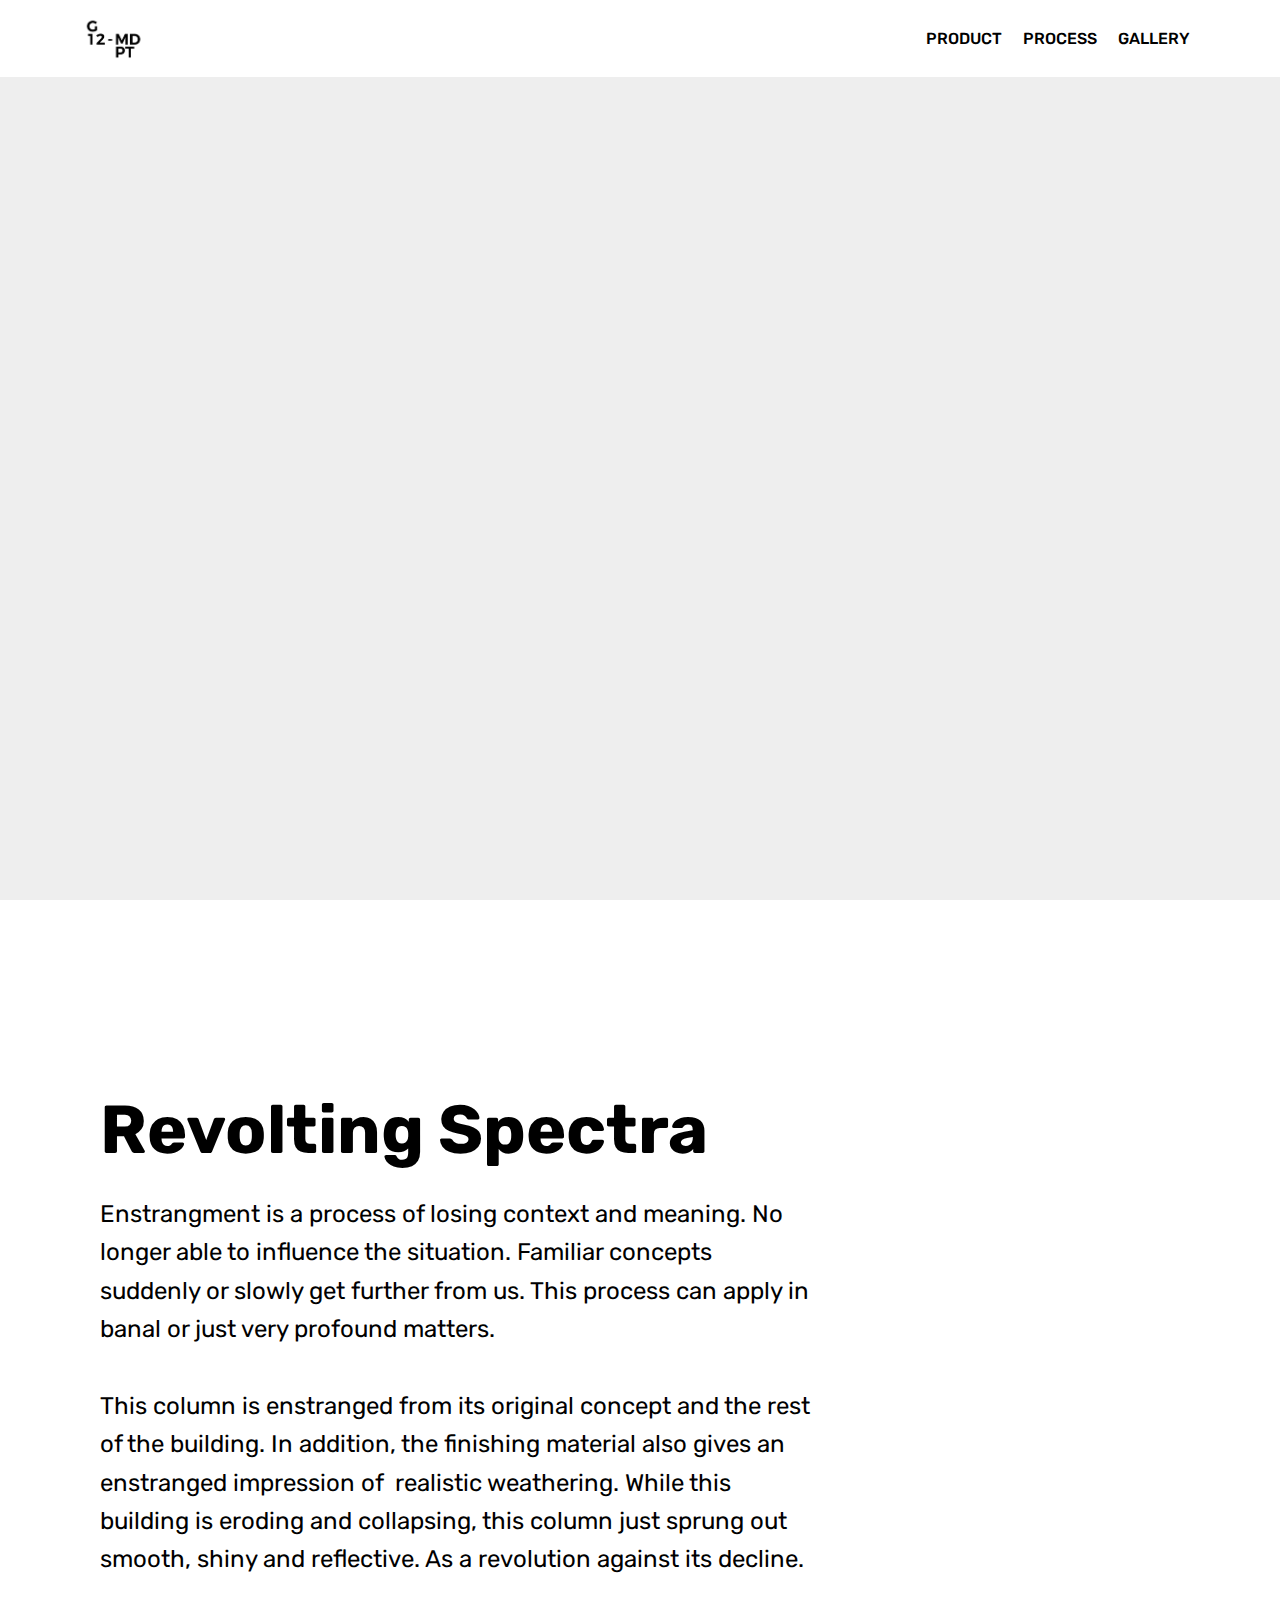
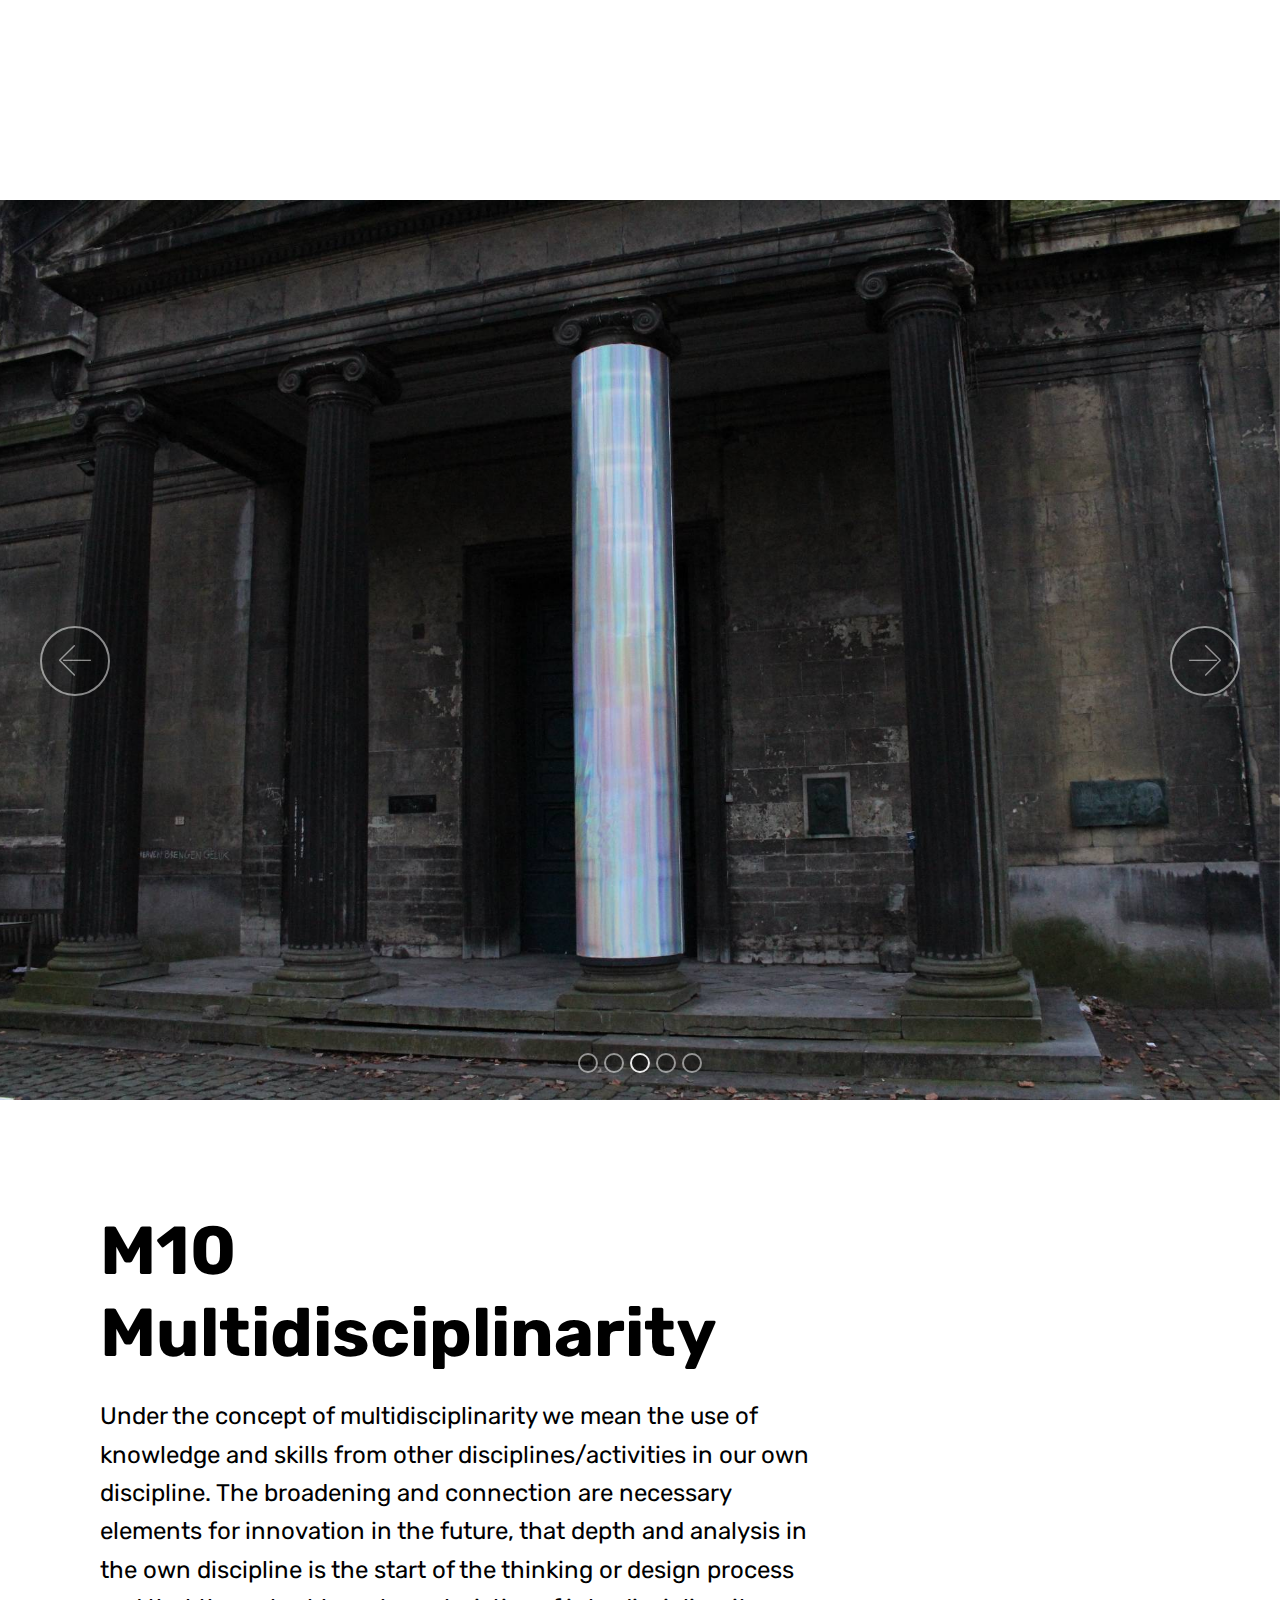
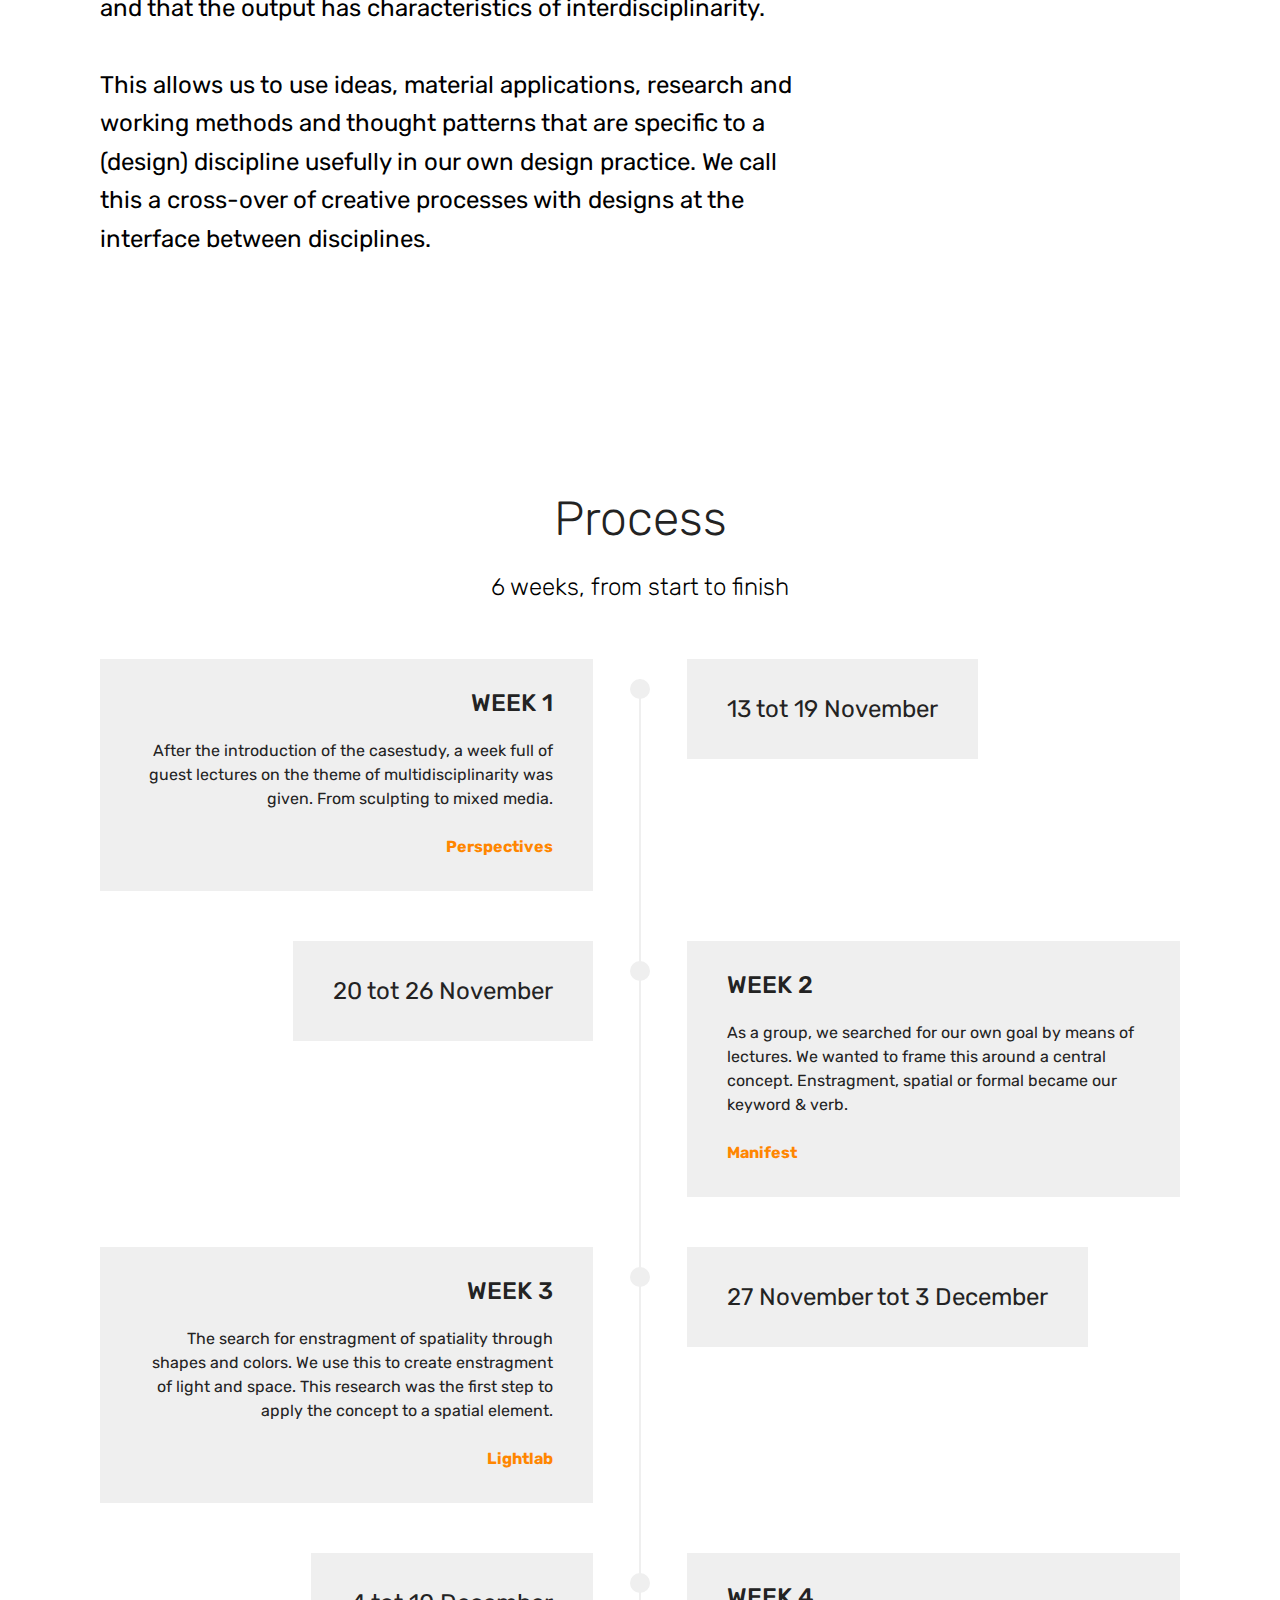
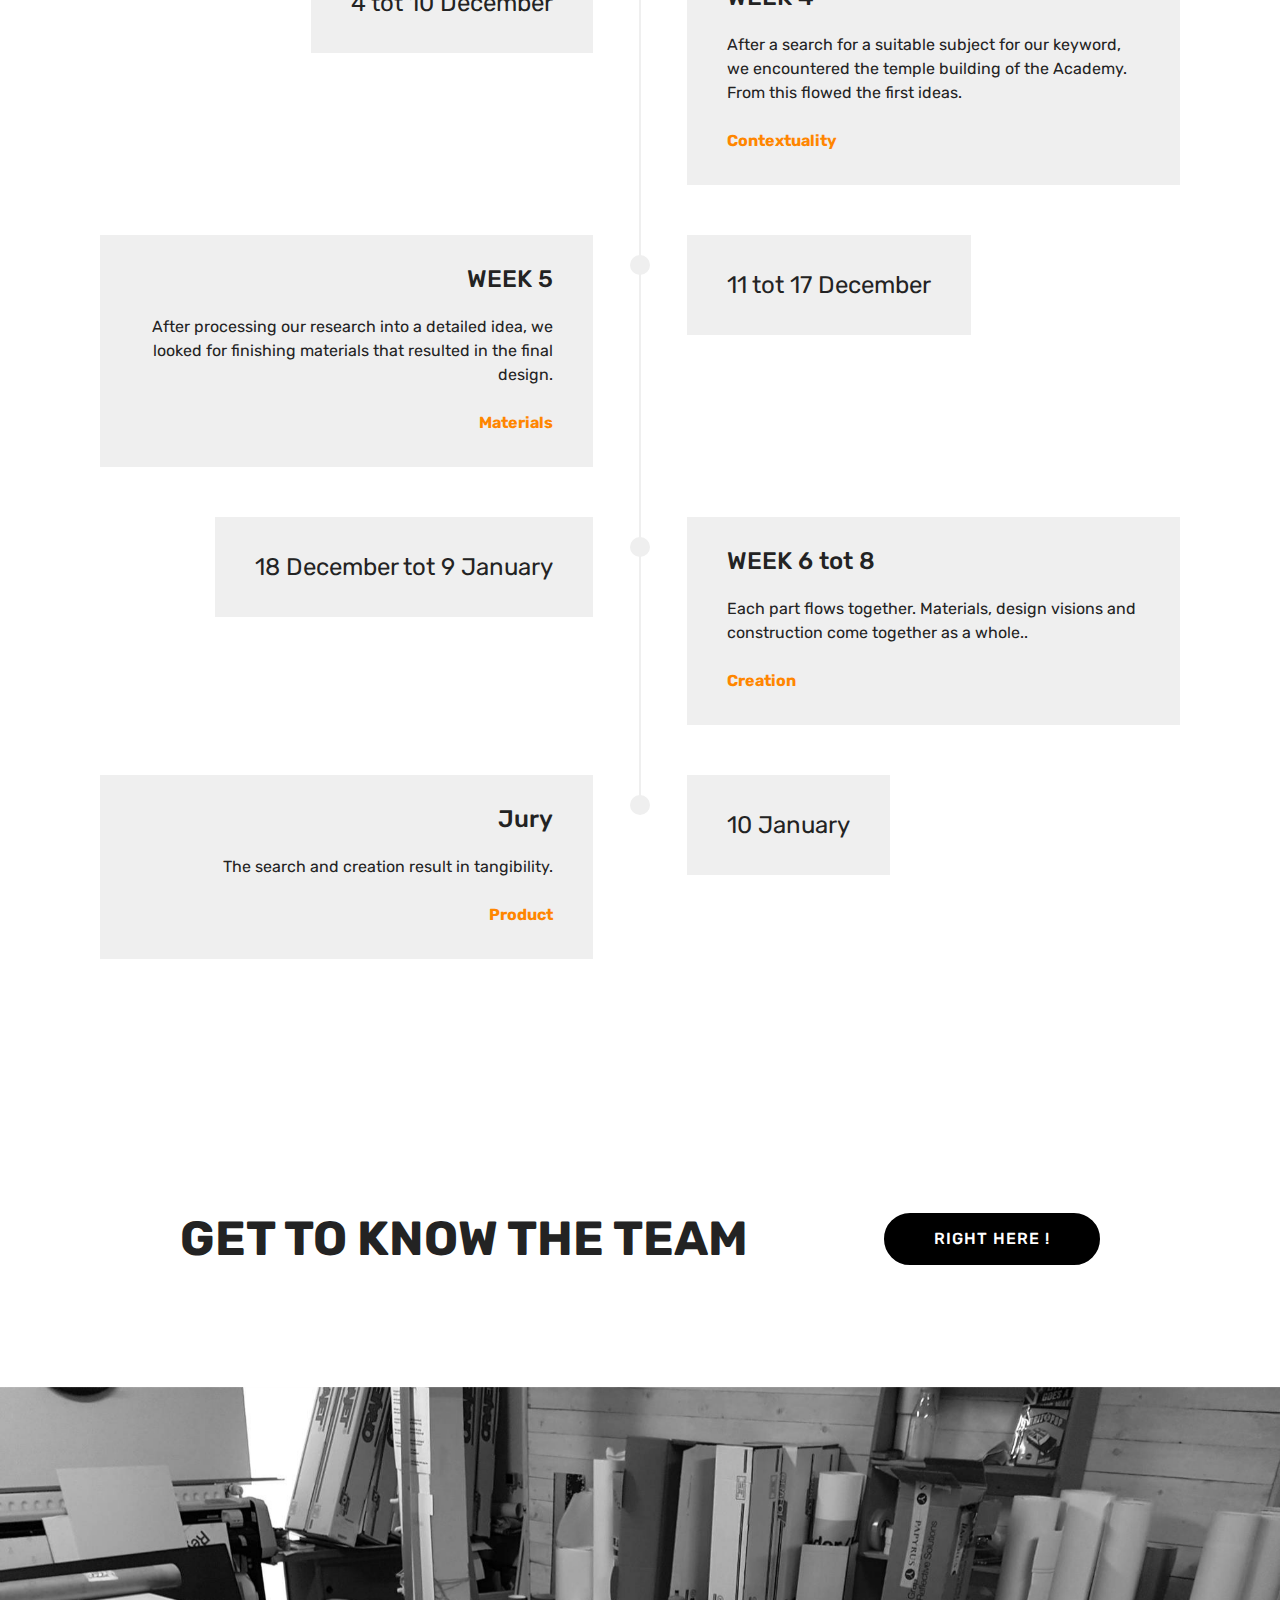
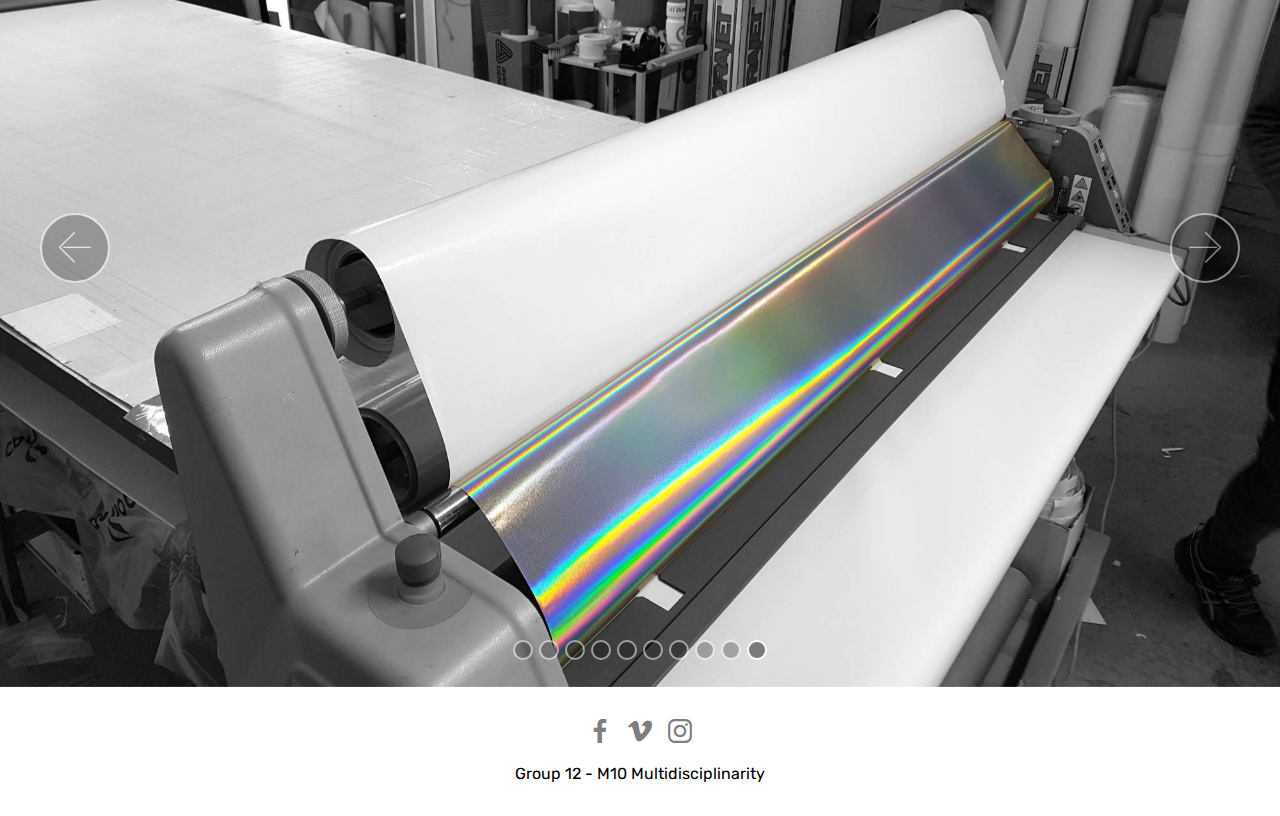
<file: index.html>
<!DOCTYPE html>
<html>
<head>
  <!-- Site made with Mobirise Website Builder v4.4.1, https://mobirise.com -->
  <meta charset="UTF-8">
  <meta http-equiv="X-UA-Compatible" content="IE=edge">
  <meta name="generator" content="Mobirise v4.4.1, mobirise.com">
  <meta name="viewport" content="width=device-width, initial-scale=1">
  <link rel="shortcut icon" href="assets/images/logo-128x110.png" type="image/x-icon">
  <meta name="description" content="">
  <title>G12-MDPT_ENG</title>
  <link rel="stylesheet" href="assets/web/assets/mobirise-icons/mobirise-icons.css">
  <link rel="stylesheet" href="assets/tether/tether.min.css">
  <link rel="stylesheet" href="assets/bootstrap/css/bootstrap.min.css">
  <link rel="stylesheet" href="assets/bootstrap/css/bootstrap-grid.min.css">
  <link rel="stylesheet" href="assets/bootstrap/css/bootstrap-reboot.min.css">
  <link rel="stylesheet" href="assets/dropdown/css/style.css">
  <link rel="stylesheet" href="assets/socicon/css/styles.css">
  <link rel="stylesheet" href="assets/theme/css/style.css">
  <link rel="stylesheet" href="assets/mobirise/css/mbr-additional.css" type="text/css">
  
  
  
</head>
<body>
<section class="menu cid-qGgohRHyjk" once="menu" id="menu2-0" data-rv-view="1692">

    

    <nav class="navbar navbar-expand beta-menu navbar-dropdown align-items-center navbar-fixed-top navbar-toggleable-sm">
        <button class="navbar-toggler navbar-toggler-right" type="button" data-toggle="collapse" data-target="#navbarSupportedContent" aria-controls="navbarSupportedContent" aria-expanded="false" aria-label="Toggle navigation">
            <div class="hamburger">
                <span></span>
                <span></span>
                <span></span>
                <span></span>
            </div>
        </button>
        <div class="menu-logo">
            <div class="navbar-brand">
                <span class="navbar-logo">
                    <a href="https://uafacultyofdesignsciences-group12.github.io/ENG/">
                        <img src="assets/images/logo-1153x999.png" alt="Mobirise" title="" media-simple="true" style="height: 3.8rem;">
                    </a>
                </span>
                
            </div>
        </div>
        <div class="collapse navbar-collapse" id="navbarSupportedContent">
            <ul class="navbar-nav nav-dropdown nav-right" data-app-modern-menu="true"><li class="nav-item">
                    <a class="nav-link link text-black display-4" href="index.html#slider1-2">
                        PRODUCT</a>
                </li>
                <li class="nav-item">
                    <a class="nav-link link text-black display-4" href="index.html#timeline1-7">
                        PROCESS</a>
                </li><li class="nav-item"><a class="nav-link link text-black display-4" href="index.html#slider1-9">
                        GALLERY</a></li></ul>
            
        </div>
    </nav>
</section>

<section class="engine"><a href="https://mobirise.co/g">how to create a website</a></section><section class="header6 cid-qGgoWKSI9l mbr-fullscreen" data-bg-video="https://vimeo.com/249508146" id="header6-1" data-rv-view="1694">

    

    

    <div class="container">
        <div class="row justify-content-md-center">
            <div class="mbr-white col-md-10">
                
                
                
            </div>
        </div>
    </div>

    
</section>

<section class="header9 cid-qGh5sajA0G mbr-fullscreen" id="header9-1y" data-rv-view="1698">

    

    

    <div class="container">
        <div class="media-container-column mbr-white col-md-8">
            <h1 class="mbr-section-title align-left mbr-bold pb-3 mbr-fonts-style display-1">Revolting Spectra</h1>
            
            <p class="mbr-text align-left pb-3 mbr-fonts-style display-5">Enstrangment is a process of losing context and meaning. No longer able to influence the situation. Familiar concepts suddenly or slowly get further from us. This process can apply in banal or just very profound matters.<br><br>This column is enstranged from its original concept and the rest of the building. In addition, the finishing material also gives an enstranged impression of &nbsp;realistic weathering. While this building is eroding and collapsing, this column just sprung out smooth, shiny and reflective. As a revolution against its decline.&nbsp;<br></p>
            
        </div>
    </div>

    
</section>

<section class="carousel slide cid-qGgq1XT7J2" data-interval="false" id="slider1-2" data-rv-view="1701">

    

    <div class="full-screen"><div class="mbr-slider slide carousel" data-pause="true" data-keyboard="false" data-ride="false" data-interval="false"><ol class="carousel-indicators"><li data-app-prevent-settings="" data-target="#slider1-2" data-slide-to="0"></li><li data-app-prevent-settings="" data-target="#slider1-2" data-slide-to="1"></li><li data-app-prevent-settings="" data-target="#slider1-2" class=" active" data-slide-to="2"></li><li data-app-prevent-settings="" data-target="#slider1-2" data-slide-to="3"></li><li data-app-prevent-settings="" data-target="#slider1-2" data-slide-to="4"></li></ol><div class="carousel-inner" role="listbox"><div class="carousel-item slider-fullscreen-image" data-bg-video-slide="false" style="background-image: url(assets/images/img-4329-2000x1333.jpg);"><div class="container container-slide"><div class="image_wrapper"><img src="assets/images/img-4329-2000x1333.jpg"><div class="carousel-caption justify-content-center"><div class="col-10 align-right"></div></div></div></div></div><div class="carousel-item slider-fullscreen-image" data-bg-video-slide="false" style="background-image: url(assets/images/img-4264-2000x1333.jpg);"><div class="container container-slide"><div class="image_wrapper"><img src="assets/images/img-4264-2000x1333.jpg"><div class="carousel-caption justify-content-center"><div class="col-10 align-right"></div></div></div></div></div><div class="carousel-item slider-fullscreen-image active" data-bg-video-slide="false" style="background-image: url(assets/images/img-4263-2000x1333.jpg);"><div class="container container-slide"><div class="image_wrapper"><img src="assets/images/img-4263-2000x1333.jpg"><div class="carousel-caption justify-content-center"><div class="col-10 align-right"></div></div></div></div></div><div class="carousel-item slider-fullscreen-image" data-bg-video-slide="false" style="background-image: url(assets/images/img-4275-2000x1333.jpg);"><div class="container container-slide"><div class="image_wrapper"><img src="assets/images/img-4275-2000x1333.jpg"><div class="carousel-caption justify-content-center"><div class="col-10 align-right"></div></div></div></div></div><div class="carousel-item slider-fullscreen-image" data-bg-video-slide="false" style="background-image: url(assets/images/img-4278-1694x1080.jpg);"><div class="container container-slide"><div class="image_wrapper"><img src="assets/images/img-4278-1694x1080.jpg"><div class="carousel-caption justify-content-center"><div class="col-10 align-right"></div></div></div></div></div></div><a data-app-prevent-settings="" class="carousel-control carousel-control-prev" role="button" data-slide="prev" href="#slider1-2"><span aria-hidden="true" class="mbri-left mbr-iconfont"></span><span class="sr-only">Previous</span></a><a data-app-prevent-settings="" class="carousel-control carousel-control-next" role="button" data-slide="next" href="#slider1-2"><span aria-hidden="true" class="mbri-right mbr-iconfont"></span><span class="sr-only">Next</span></a></div></div>

</section>

<section class="header9 cid-qGgtH2KaBa mbr-fullscreen" id="header9-6" data-rv-view="1719">

    

    

    <div class="container">
        <div class="media-container-column mbr-white col-md-8">
            <h1 class="mbr-section-title align-left mbr-bold pb-3 mbr-fonts-style display-1">
                M10 Multidisciplinarity</h1>
            
            <p class="mbr-text align-left pb-3 mbr-fonts-style display-5">Under the concept of multidisciplinarity we mean the use of knowledge and skills from other disciplines/activities in our own discipline. The broadening and connection are necessary elements for innovation in the future, that depth and analysis in the own discipline is the start of the thinking or design process and that the output has characteristics of interdisciplinarity.<br><br>This allows us to use ideas, material applications, research and working methods and thought patterns that are specific to a (design) discipline usefully in our own design practice. We call this a cross-over of creative processes with designs at the interface between disciplines.<br></p>
            
        </div>
    </div>

    
</section>

<section class="timeline1 cid-qGguA1bV1O" id="timeline1-7" data-rv-view="1722">

    

    

    <div class="container align-center">
        <h2 class="mbr-section-title pb-3 mbr-fonts-style display-2">
            Process</h2>
        <h3 class="mbr-section-subtitle pb-5 mbr-fonts-style display-5">
            6 weeks, from start to finish</h3>

        <div class="container timelines-container" mbri-timelines="">
            <div class="row timeline-element reverse separline">      
                 <div class="timeline-date-panel col-xs-12 col-md-6  align-left">         
                    <div class="time-line-date-content">
                        <p class="mbr-timeline-date mbr-fonts-style display-5">
                            13 tot 19 November</p>
                    </div>
                </div>
           <span class="iconBackground"></span>
            <div class="col-xs-12 col-md-6 align-right">
                <div class="timeline-text-content">
                    <h4 class="mbr-timeline-title pb-3 mbr-fonts-style display-5"><p>
                        WEEK 1</p></h4>
                    <p class="mbr-timeline-text mbr-fonts-style display-7">After the introduction of the casestudy, a week full of guest lectures on the theme of multidisciplinarity was given. From sculpting to mixed media.<br><br><a href="Perspectives.html" class="text-secondary"><strong>Perspectives</strong></a></p>
                 </div>
            </div>
            </div>

            <div class="row timeline-element  separline">
                <div class="timeline-date-panel col-xs-12 col-md-6 align-right">
                    <div class="time-line-date-content">
                        <p class="mbr-timeline-date mbr-fonts-style display-5">
                            20 tot 26 November</p>
                    </div>
                </div>
                <span class="iconBackground"></span>
                <div class="col-xs-12 col-md-6 align-left ">
                    <div class="timeline-text-content">
                        <h4 class="mbr-timeline-title pb-3 mbr-fonts-style display-5">WEEK 2</h4>
                        <p class="mbr-timeline-text mbr-fonts-style display-7">As a group, we searched for our own goal by means of lectures. We wanted to frame this around a central concept. Enstragment, spatial or formal became our keyword &amp; verb.<br><br><a href="Manifest.html" class="text-secondary"><strong>Manifest</strong></a></p>
                    </div>
                </div>
            </div> 


            <div class="row timeline-element reverse separline">
                <div class="timeline-date-panel col-xs-12 col-md-6  align-left">
                    <div class="time-line-date-content">
                        <p class="mbr-timeline-date mbr-fonts-style display-5">
                            27 November tot 3 December</p>
                    </div>
                </div>
                <span class="iconBackground"></span>
                <div class="col-xs-12 col-md-6 align-right">
                    <div class="timeline-text-content">
                        <h4 class="mbr-timeline-title pb-3 mbr-fonts-style display-5">
                            WEEK 3</h4>      
                        <p class="mbr-timeline-text mbr-fonts-style display-7">
                            The search for enstragment of spatiality through shapes and colors. We use this to create enstragment of light and space. This research was the first step to apply the concept to a spatial element.<br><br><a href="Lightlab.html" class="text-secondary"><strong>Lightlab</strong></a></p>
                    </div>
                </div>
            </div>

            <div class="row timeline-element  separline">
                <div class="timeline-date-panel col-xs-12 col-md-6 align-right">
                    <div class="time-line-date-content">
                        <p class="mbr-timeline-date mbr-fonts-style display-5">
                            4 tot 10 December</p>
                    </div>
                </div>
                <span class="iconBackground"></span>
                <div class="col-xs-12 col-md-6 align-left ">
                    <div class="timeline-text-content">
                        <h4 class="mbr-timeline-title pb-3 mbr-fonts-style display-5">
                            WEEK 4</h4>
                        <p class="mbr-timeline-text mbr-fonts-style display-7">After a search for a suitable subject for our keyword, we encountered the temple building of the Academy. From this flowed the first ideas.<br><br><a href="Contextuality.html" class="text-secondary"><strong>Contextuality</strong></a></p>
                    </div>
                </div>
            </div>


            <div class="row timeline-element reverse separline">
                <div class="timeline-date-panel col-xs-12 col-md-6  align-left">
                    <div class="time-line-date-content">
                        <p class="mbr-timeline-date mbr-fonts-style display-5">
                            11 tot 17 December</p>
                    </div>
                </div>
                <span class="iconBackground"></span>
                <div class="col-xs-12 col-md-6 align-right">
                    <div class="timeline-text-content">
                        <h4 class="mbr-timeline-title pb-3 mbr-fonts-style display-5">
                            WEEK 5</h4>
                        <p class="mbr-timeline-text mbr-fonts-style display-7">After processing our research into a detailed idea, we looked for finishing materials that resulted in the final design.<br><br><a href="Materials.html" class="text-secondary"><strong>Materials</strong></a></p>
                    </div>
                </div>
            </div>


            <div class="row timeline-element separline">
                <div class="timeline-date-panel col-xs-12 col-md-6 align-right">
                    <div class="time-line-date-content">
                       <p class="mbr-timeline-date mbr-fonts-style display-5">
                            18 December tot 9 January</p>
                    </div>
                </div>
                <span class="iconBackground"></span>
                <div class="col-xs-12 col-md-6 align-left ">
                    <div class="timeline-text-content">
                        <h4 class="mbr-timeline-title pb-3 mbr-fonts-style display-5">
                            WEEK 6 tot 8</h4>
                        <p class="mbr-timeline-text mbr-fonts-style display-7">
                            Each part flows together. Materials, design visions and construction come together as a whole..<br><br><a href="Creations.html" class="text-secondary"><strong>Creation</strong></a></p>
                    </div>
                </div>
            </div>

            <div class="row timeline-element reverse">
                <div class="timeline-date-panel col-xs-12 col-md-6  align-left">
                    <div class="time-line-date-content">
                        <p class="mbr-timeline-date mbr-fonts-style display-5">
                           10 January</p>
                    </div>
                </div>
                <span class="iconBackground"></span>
                <div class="col-xs-12 col-md-6 align-right">
                    <div class="timeline-text-content">
                        <h4 class="mbr-timeline-title pb-3 mbr-fonts-style display-5">Jury</h4>
                        <p class="mbr-timeline-text mbr-fonts-style display-7">The search and creation result in tangibility.<br>
<br><a href="Product.html" class="text-secondary"><strong>Product</strong></a></p>
                    </div>
                </div>
            </div>

            

            

            

            

            
        </div>
    </div>
</section>

<section class="mbr-section info1 cid-qGgyBZDYEQ" id="info1-8" data-rv-view="1725">

    

    
    <div class="container">
        <div class="row justify-content-center content-row">
            <div class="media-container-column title col-12 col-lg-7 col-md-6">
                
                <h2 class="align-left mbr-bold mbr-fonts-style display-2">
                    GET TO KNOW THE TEAM</h2>
            </div>
            <div class="media-container-column col-12 col-lg-3 col-md-4">
                <div class="mbr-section-btn align-right py-4"><a class="btn btn-primary display-4" href="Team.html">RIGHT HERE !</a></div>
            </div>
        </div>
    </div>
</section>

<section class="carousel slide cid-qGgyT9QGXa" data-interval="false" id="slider1-9" data-rv-view="1728">

    

    <div class="full-screen"><div class="mbr-slider slide carousel" data-pause="true" data-keyboard="false" data-ride="false" data-interval="false"><ol class="carousel-indicators"><li data-app-prevent-settings="" data-target="#slider1-9" data-slide-to="0"></li><li data-app-prevent-settings="" data-target="#slider1-9" data-slide-to="1"></li><li data-app-prevent-settings="" data-target="#slider1-9" data-slide-to="2"></li><li data-app-prevent-settings="" data-target="#slider1-9" data-slide-to="3"></li><li data-app-prevent-settings="" data-target="#slider1-9" data-slide-to="4"></li><li data-app-prevent-settings="" data-target="#slider1-9" data-slide-to="5"></li><li data-app-prevent-settings="" data-target="#slider1-9" data-slide-to="6"></li><li data-app-prevent-settings="" data-target="#slider1-9" data-slide-to="7"></li><li data-app-prevent-settings="" data-target="#slider1-9" data-slide-to="8"></li><li data-app-prevent-settings="" data-target="#slider1-9" class=" active" data-slide-to="9"></li></ol><div class="carousel-inner" role="listbox"><div class="carousel-item slider-fullscreen-image" data-bg-video-slide="false" style="background-image: url(assets/images/20180102-104434-2000x1500.jpg);"><div class="container container-slide"><div class="image_wrapper"><img src="assets/images/20180102-104434-2000x1500.jpg"><div class="carousel-caption justify-content-center"><div class="col-10 align-right"></div></div></div></div></div><div class="carousel-item slider-fullscreen-image" data-bg-video-slide="false" style="background-image: url(assets/images/20180102-92324-2000x1125.jpg);"><div class="container container-slide"><div class="image_wrapper"><img src="assets/images/20180102-92324-2000x1125.jpg"><div class="carousel-caption justify-content-center"><div class="col-10 align-right"></div></div></div></div></div><div class="carousel-item slider-fullscreen-image" data-bg-video-slide="false" style="background-image: url(assets/images/20180102-111459-2000x1500.jpg);"><div class="container container-slide"><div class="image_wrapper"><img src="assets/images/20180102-111459-2000x1500.jpg"><div class="carousel-caption justify-content-center"><div class="col-10 align-right"></div></div></div></div></div><div class="carousel-item slider-fullscreen-image" data-bg-video-slide="false" style="background-image: url(assets/images/20180102-104859-2000x1500.jpg);"><div class="container container-slide"><div class="image_wrapper"><img src="assets/images/20180102-104859-2000x1500.jpg"><div class="carousel-caption justify-content-center"><div class="col-10 align-right"></div></div></div></div></div><div class="carousel-item slider-fullscreen-image" data-bg-video-slide="false" style="background-image: url(assets/images/20180102-115208-2000x1301.jpg);"><div class="container container-slide"><div class="image_wrapper"><img src="assets/images/20180102-115208-2000x1301.jpg"><div class="carousel-caption justify-content-center"><div class="col-10 align-right"></div></div></div></div></div><div class="carousel-item slider-fullscreen-image" data-bg-video-slide="false" style="background-image: url(assets/images/20180102-125037-2000x1420.jpg);"><div class="container container-slide"><div class="image_wrapper"><img src="assets/images/20180102-125037-2000x1420.jpg"><div class="carousel-caption justify-content-center"><div class="col-10 align-right"></div></div></div></div></div><div class="carousel-item slider-fullscreen-image" data-bg-video-slide="false" style="background-image: url(assets/images/20180102-144245-2000x1500.jpg);"><div class="container container-slide"><div class="image_wrapper"><img src="assets/images/20180102-144245-2000x1500.jpg"><div class="carousel-caption justify-content-center"><div class="col-10 align-right"></div></div></div></div></div><div class="carousel-item slider-fullscreen-image" data-bg-video-slide="false" style="background-image: url(assets/images/20180102-183823-2000x1500.jpg);"><div class="container container-slide"><div class="image_wrapper"><img src="assets/images/20180102-183823-2000x1500.jpg"><div class="carousel-caption justify-content-center"><div class="col-10 align-right"></div></div></div></div></div><div class="carousel-item slider-fullscreen-image" data-bg-video-slide="false" style="background-image: url(assets/images/20180105-111508-2000x1500.jpg);"><div class="container container-slide"><div class="image_wrapper"><img src="assets/images/20180105-111508-2000x1500.jpg"><div class="carousel-caption justify-content-center"><div class="col-10 align-right"></div></div></div></div></div><div class="carousel-item slider-fullscreen-image active" data-bg-video-slide="false" style="background-image: url(assets/images/20180105-111516-2000x1500.jpg);"><div class="container container-slide"><div class="image_wrapper"><img src="assets/images/20180105-111516-2000x1500.jpg"><div class="carousel-caption justify-content-center"><div class="col-10 align-right"></div></div></div></div></div></div><a data-app-prevent-settings="" class="carousel-control carousel-control-prev" role="button" data-slide="prev" href="#slider1-9"><span aria-hidden="true" class="mbri-left mbr-iconfont"></span><span class="sr-only">Previous</span></a><a data-app-prevent-settings="" class="carousel-control carousel-control-next" role="button" data-slide="next" href="#slider1-9"><span aria-hidden="true" class="mbri-right mbr-iconfont"></span><span class="sr-only">Next</span></a></div></div>

</section>

<section once="" class="cid-qGgAJutx0v" id="footer7-a" data-rv-view="1761">

    

    

    <div class="container">
        <div class="media-container-row align-center mbr-white">
            
            <div class="row social-row">
                <div class="social-list align-right pb-2">
                    
                    
                    
                    
                    
                    
                <div class="soc-item">
                        <a href="https://www.facebook.com/S-p-e-c-t-r-a-1027187777420555/" target="_blank">
                            <span class="mbr-iconfont mbr-iconfont-social socicon-facebook socicon" style="color: rgb(0, 0, 0);" media-simple="true"></span>
                        </a>
                    </div><div class="soc-item">
                        <a href="https://vimeo.com/user75667387" target="_blank">
                            <span class="mbr-iconfont mbr-iconfont-social socicon-vimeo socicon" style="color: rgb(0, 0, 0);" media-simple="true"></span>
                        </a>
                    </div><div class="soc-item">
                        <a href="https://www.instagram.com/md_g12/" target="_blank">
                            <span class="mbr-iconfont mbr-iconfont-social socicon-instagram socicon" style="color: rgb(0, 0, 0);" media-simple="true"></span>
                        </a>
                    </div></div>
            </div>
            <div class="row row-copirayt">
                <p class="mbr-text mb-0 mbr-fonts-style mbr-white align-center display-7">Group 12 - M10
Multidisciplinarity</p>
            </div>
        </div>
    </div>
</section>


  <script src="assets/web/assets/jquery/jquery.min.js"></script>
  <script src="assets/popper/popper.min.js"></script>
  <script src="assets/tether/tether.min.js"></script>
  <script src="assets/bootstrap/js/bootstrap.min.js"></script>
  <script src="assets/smooth-scroll/smooth-scroll.js"></script>
  <script src="assets/dropdown/js/script.min.js"></script>
  <script src="assets/jquery-mb-ytplayer/jquery.mb.ytplayer.min.js"></script>
  <script src="assets/jquery-mb-vimeo_player/jquery.mb.vimeo_player.js"></script>
  <script src="assets/bootstrap-carousel-swipe/bootstrap-carousel-swipe.js"></script>
  <script src="assets/touch-swipe/jquery.touch-swipe.min.js"></script>
  <script src="assets/theme/js/script.js"></script>
  <script src="assets/mobirise-slider-video/script.js"></script>
  
  
 <div id="scrollToTop" class="scrollToTop mbr-arrow-up"><a style="text-align: center;"><i class="mbri-down mbr-iconfont"></i></a></div>
  </body>
</html>
</file>
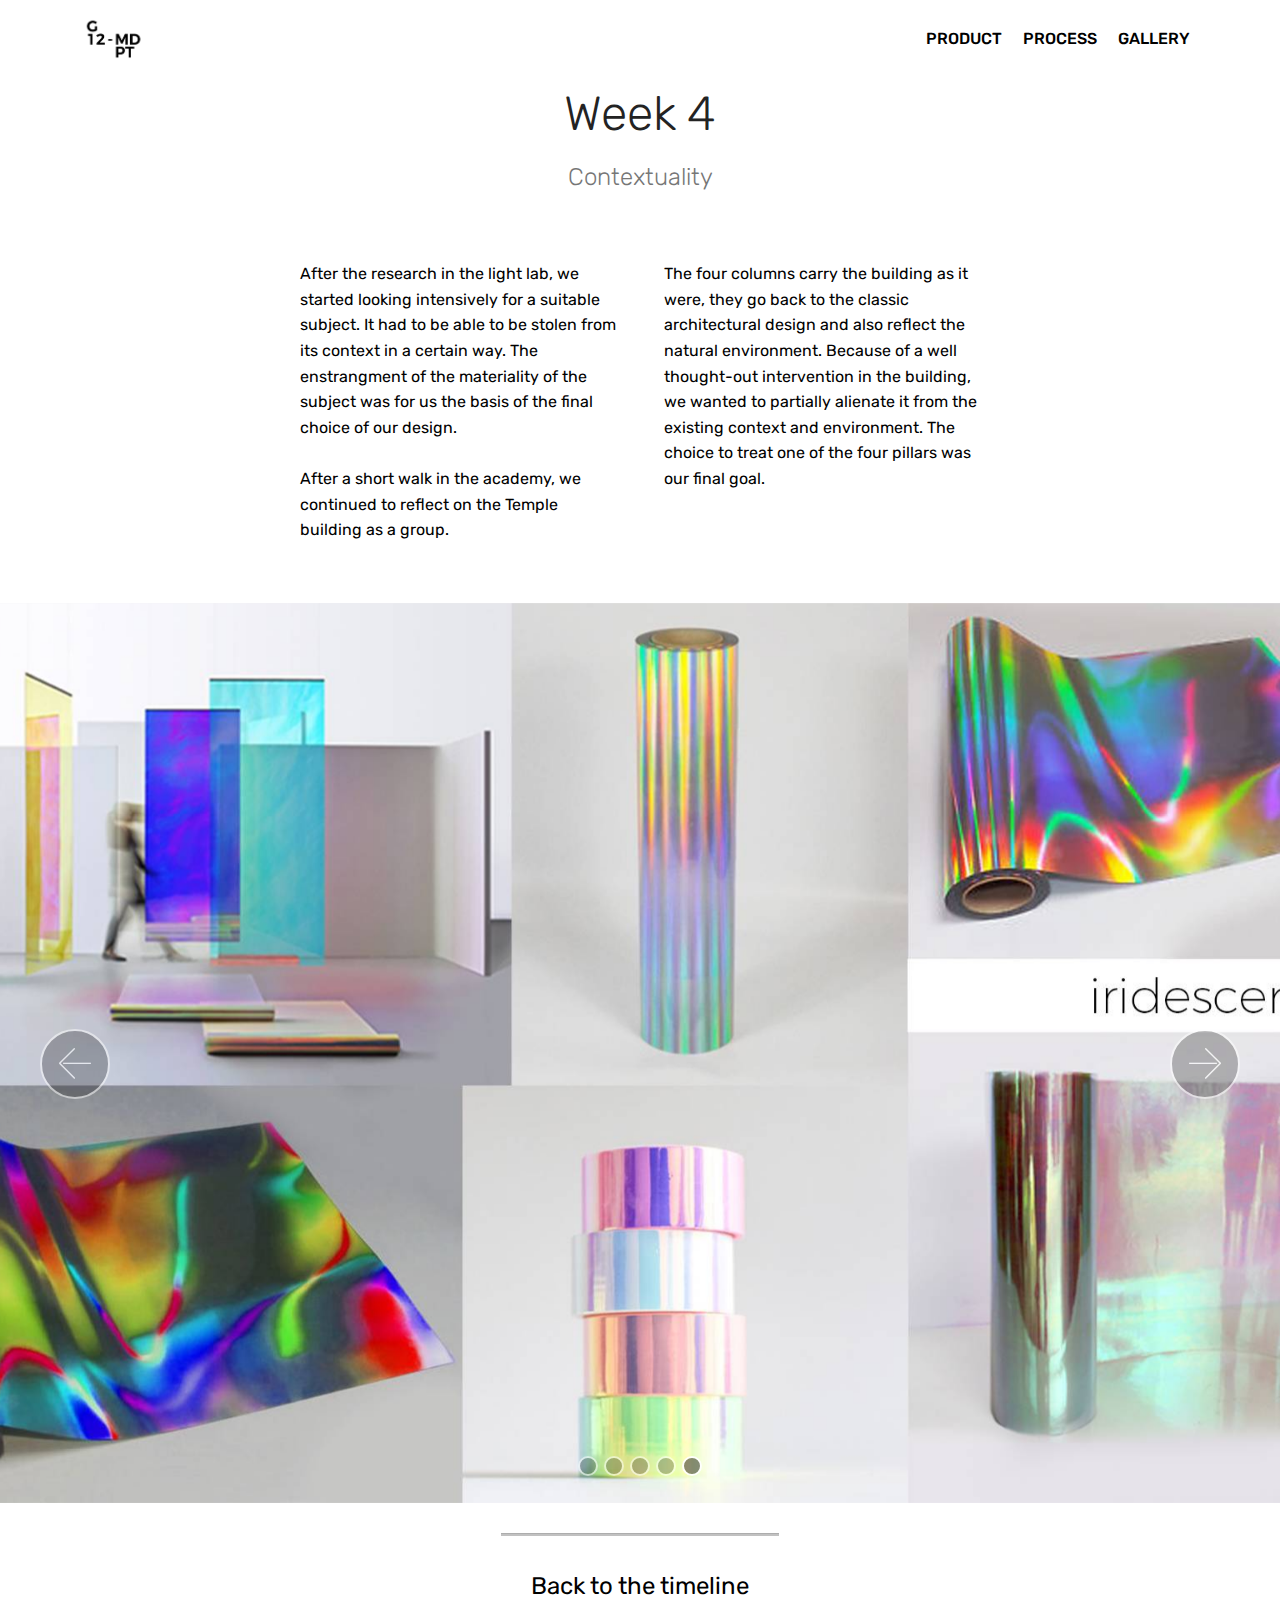
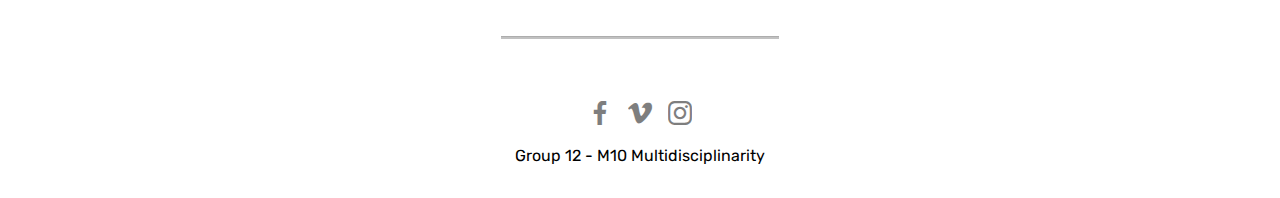
<file: Contextuality.html>
<!DOCTYPE html>
<html>
<head>
  <!-- Site made with Mobirise Website Builder v4.4.1, https://mobirise.com -->
  <meta charset="UTF-8">
  <meta http-equiv="X-UA-Compatible" content="IE=edge">
  <meta name="generator" content="Mobirise v4.4.1, mobirise.com">
  <meta name="viewport" content="width=device-width, initial-scale=1">
  <link rel="shortcut icon" href="assets/images/logo-128x110.png" type="image/x-icon">
  <meta name="description" content="Contextuality">
  <title>CONTEXTUALITY</title>
  <link rel="stylesheet" href="assets/web/assets/mobirise-icons/mobirise-icons.css">
  <link rel="stylesheet" href="assets/tether/tether.min.css">
  <link rel="stylesheet" href="assets/bootstrap/css/bootstrap.min.css">
  <link rel="stylesheet" href="assets/bootstrap/css/bootstrap-grid.min.css">
  <link rel="stylesheet" href="assets/bootstrap/css/bootstrap-reboot.min.css">
  <link rel="stylesheet" href="assets/dropdown/css/style.css">
  <link rel="stylesheet" href="assets/socicon/css/styles.css">
  <link rel="stylesheet" href="assets/theme/css/style.css">
  <link rel="stylesheet" href="assets/mobirise/css/mbr-additional.css" type="text/css">
  
  
  
</head>
<body>
<section class="menu cid-qGgohRHyjk" once="menu" id="menu2-r" data-rv-view="1471">

    

    <nav class="navbar navbar-expand beta-menu navbar-dropdown align-items-center navbar-fixed-top navbar-toggleable-sm">
        <button class="navbar-toggler navbar-toggler-right" type="button" data-toggle="collapse" data-target="#navbarSupportedContent" aria-controls="navbarSupportedContent" aria-expanded="false" aria-label="Toggle navigation">
            <div class="hamburger">
                <span></span>
                <span></span>
                <span></span>
                <span></span>
            </div>
        </button>
        <div class="menu-logo">
            <div class="navbar-brand">
                <span class="navbar-logo">
                    <a href="https://uafacultyofdesignsciences-group12.github.io/ENG/">
                        <img src="assets/images/logo-1153x999.png" alt="Mobirise" title="" media-simple="true" style="height: 3.8rem;">
                    </a>
                </span>
                
            </div>
        </div>
        <div class="collapse navbar-collapse" id="navbarSupportedContent">
            <ul class="navbar-nav nav-dropdown nav-right" data-app-modern-menu="true"><li class="nav-item">
                    <a class="nav-link link text-black display-4" href="index.html#slider1-2">
                        PRODUCT</a>
                </li>
                <li class="nav-item">
                    <a class="nav-link link text-black display-4" href="index.html#timeline1-7">
                        PROCESS</a>
                </li><li class="nav-item"><a class="nav-link link text-black display-4" href="index.html#slider1-9">
                        GALLERY</a></li></ul>
            
        </div>
    </nav>
</section>

<section class="engine"><a href="https://mobirise.co/l">free bootstrap theme</a></section><section class="mbr-section content4 cid-qGgKetuQzn" id="content4-s" data-rv-view="1473">

    

    <div class="container">
        <div class="media-container-row">
            <div class="title col-12 col-md-8">
                <h2 class="align-center pb-3 mbr-fonts-style display-2">
                    Week 4</h2>
                <h3 class="mbr-section-subtitle align-center mbr-light mbr-fonts-style display-5">
                    Contextuality</h3>
                
            </div>
        </div>
    </div>
</section>

<section class="mbr-section article content3 cid-qGgKg7UHSv" id="content3-t" data-rv-view="1475">
      
     

    <div class="container">
        <div class="media-container-row">
            <div class="row col-12 col-md-8">
                <div class="col-12 col-md-6 pr-lg-4 mbr-text mbr-fonts-style display-7"><div>After the research in the light lab, we started looking intensively for a suitable subject. It had to be able to be stolen from its context in a certain way. The enstrangment of the materiality of the subject was for us the basis of the final choice of our design.
</div><div><br></div><div>After a short walk in the academy, we continued to reflect on the Temple building as a group.</div></div>
                <div class="col-12 col-md-6 pl-lg-4 mbr-text mbr-fonts-style display-7"><p>The four columns carry the building as it were, they go back to the classic architectural design and also reflect the natural environment. Because of a well thought-out intervention in the building, we wanted to partially alienate it from the existing context and environment. The choice to treat one of the four pillars was our final goal.</p></div>
            </div>
        </div>
    </div>
</section>

<section class="carousel slide cid-qGgQGHHfKH" data-interval="false" id="slider1-z" data-rv-view="1476">

    

    <div class="full-screen"><div class="mbr-slider slide carousel" data-pause="true" data-keyboard="false" data-ride="false" data-interval="false"><ol class="carousel-indicators"><li data-app-prevent-settings="" data-target="#slider1-z" data-slide-to="0"></li><li data-app-prevent-settings="" data-target="#slider1-z" data-slide-to="1"></li><li data-app-prevent-settings="" data-target="#slider1-z" data-slide-to="2"></li><li data-app-prevent-settings="" data-target="#slider1-z" data-slide-to="3"></li><li data-app-prevent-settings="" data-target="#slider1-z" class=" active" data-slide-to="4"></li></ol><div class="carousel-inner" role="listbox"><div class="carousel-item slider-fullscreen-image" data-bg-video-slide="false" style="background-image: url(assets/images/render-test002-2000x1125.jpg);"><div class="container container-slide"><div class="image_wrapper"><img src="assets/images/render-test002-2000x1125.jpg"><div class="carousel-caption justify-content-center"><div class="col-10 align-center"></div></div></div></div></div><div class="carousel-item slider-fullscreen-image" data-bg-video-slide="false" style="background-image: url(assets/images/render-test-2000x1125.jpg);"><div class="container container-slide"><div class="image_wrapper"><img src="assets/images/render-test-2000x1125.jpg"><div class="carousel-caption justify-content-center"><div class="col-10 align-center"></div></div></div></div></div><div class="carousel-item slider-fullscreen-image" data-bg-video-slide="false" style="background-image: url(assets/images/20171214-145915-2000x1125.jpg);"><div class="container container-slide"><div class="image_wrapper"><img src="assets/images/20171214-145915-2000x1125.jpg"><div class="carousel-caption justify-content-center"><div class="col-10 align-center"></div></div></div></div></div><div class="carousel-item slider-fullscreen-image" data-bg-video-slide="false" style="background-image: url(assets/images/20171214-150318-2000x1125.jpg);"><div class="container container-slide"><div class="image_wrapper"><img src="assets/images/20171214-150318-2000x1125.jpg"><div class="carousel-caption justify-content-center"><div class="col-10 align-center"></div></div></div></div></div><div class="carousel-item slider-fullscreen-image active" data-bg-video-slide="false" style="background-image: url(assets/images/moodboard-materiaal-1920x1080.jpg);"><div class="container container-slide"><div class="image_wrapper"><img src="assets/images/moodboard-materiaal-1920x1080.jpg"><div class="carousel-caption justify-content-center"><div class="col-10 align-center"></div></div></div></div></div></div><a data-app-prevent-settings="" class="carousel-control carousel-control-prev" role="button" data-slide="prev" href="#slider1-z"><span aria-hidden="true" class="mbri-left mbr-iconfont"></span><span class="sr-only">Previous</span></a><a data-app-prevent-settings="" class="carousel-control carousel-control-next" role="button" data-slide="next" href="#slider1-z"><span aria-hidden="true" class="mbri-right mbr-iconfont"></span><span class="sr-only">Next</span></a></div></div>

</section>

<section class="mbr-section article content9 cid-qGhrghU0ZY" id="content9-29" data-rv-view="1494">
    
     

    <div class="container">
        <div class="inner-container" style="width: 100%;">
            <hr class="line" style="width: 25%;">
            <div class="section-text align-center mbr-fonts-style display-5">
                    <a href="index.html#timeline1-7">Back to the timeline</a></div>
            <hr class="line" style="width: 25%;">
        </div>
        </div>
</section>

<section once="" class="cid-qGgAJutx0v" id="footer7-v" data-rv-view="1496">

    

    

    <div class="container">
        <div class="media-container-row align-center mbr-white">
            
            <div class="row social-row">
                <div class="social-list align-right pb-2">
                    
                    
                    
                    
                    
                    
                <div class="soc-item">
                        <a href="https://www.facebook.com/S-p-e-c-t-r-a-1027187777420555/" target="_blank">
                            <span class="mbr-iconfont mbr-iconfont-social socicon-facebook socicon" style="color: rgb(0, 0, 0);" media-simple="true"></span>
                        </a>
                    </div><div class="soc-item">
                        <a href="https://vimeo.com/user75667387" target="_blank">
                            <span class="mbr-iconfont mbr-iconfont-social socicon-vimeo socicon" style="color: rgb(0, 0, 0);" media-simple="true"></span>
                        </a>
                    </div><div class="soc-item">
                        <a href="https://www.instagram.com/md_g12/" target="_blank">
                            <span class="mbr-iconfont mbr-iconfont-social socicon-instagram socicon" style="color: rgb(0, 0, 0);" media-simple="true"></span>
                        </a>
                    </div></div>
            </div>
            <div class="row row-copirayt">
                <p class="mbr-text mb-0 mbr-fonts-style mbr-white align-center display-7">Group 12 - M10
Multidisciplinarity</p>
            </div>
        </div>
    </div>
</section>


  <script src="assets/web/assets/jquery/jquery.min.js"></script>
  <script src="assets/popper/popper.min.js"></script>
  <script src="assets/tether/tether.min.js"></script>
  <script src="assets/bootstrap/js/bootstrap.min.js"></script>
  <script src="assets/smooth-scroll/smooth-scroll.js"></script>
  <script src="assets/dropdown/js/script.min.js"></script>
  <script src="assets/jquery-mb-ytplayer/jquery.mb.ytplayer.min.js"></script>
  <script src="assets/jquery-mb-vimeo_player/jquery.mb.vimeo_player.js"></script>
  <script src="assets/bootstrap-carousel-swipe/bootstrap-carousel-swipe.js"></script>
  <script src="assets/touch-swipe/jquery.touch-swipe.min.js"></script>
  <script src="assets/theme/js/script.js"></script>
  <script src="assets/mobirise-slider-video/script.js"></script>
  
  
 <div id="scrollToTop" class="scrollToTop mbr-arrow-up"><a style="text-align: center;"><i class="mbri-down mbr-iconfont"></i></a></div>
  </body>
</html>
</file>
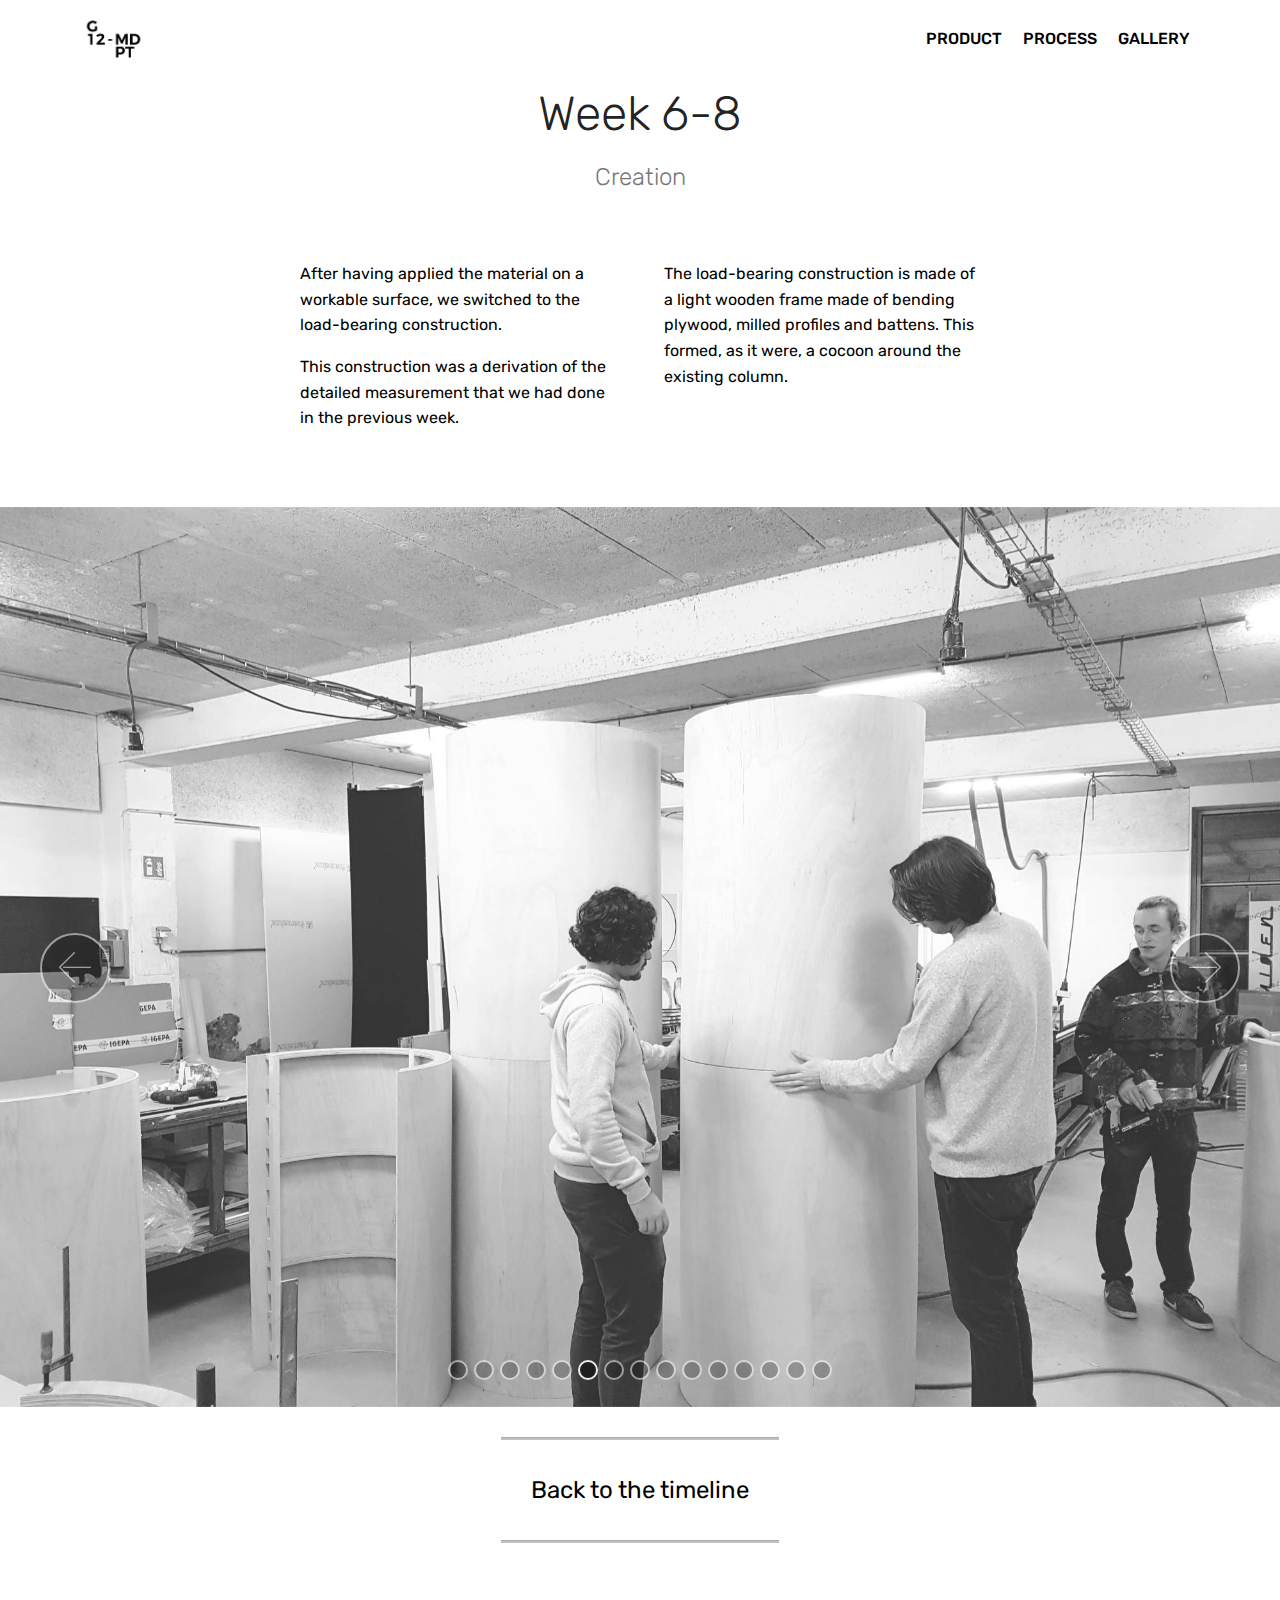
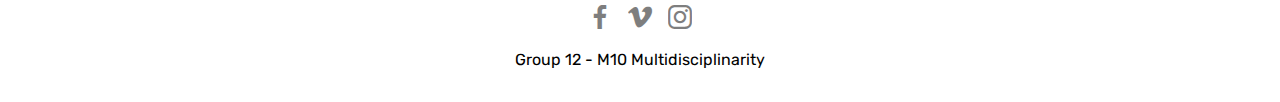
<file: Creations.html>
<!DOCTYPE html>
<html>
<head>
  <!-- Site made with Mobirise Website Builder v4.4.1, https://mobirise.com -->
  <meta charset="UTF-8">
  <meta http-equiv="X-UA-Compatible" content="IE=edge">
  <meta name="generator" content="Mobirise v4.4.1, mobirise.com">
  <meta name="viewport" content="width=device-width, initial-scale=1">
  <link rel="shortcut icon" href="assets/images/logo-128x110.png" type="image/x-icon">
  <meta name="description" content="Creations">
  <title>CREATIONS</title>
  <link rel="stylesheet" href="assets/web/assets/mobirise-icons/mobirise-icons.css">
  <link rel="stylesheet" href="assets/tether/tether.min.css">
  <link rel="stylesheet" href="assets/bootstrap/css/bootstrap.min.css">
  <link rel="stylesheet" href="assets/bootstrap/css/bootstrap-grid.min.css">
  <link rel="stylesheet" href="assets/bootstrap/css/bootstrap-reboot.min.css">
  <link rel="stylesheet" href="assets/dropdown/css/style.css">
  <link rel="stylesheet" href="assets/socicon/css/styles.css">
  <link rel="stylesheet" href="assets/theme/css/style.css">
  <link rel="stylesheet" href="assets/mobirise/css/mbr-additional.css" type="text/css">
  
  
  
</head>
<body>
<section class="menu cid-qGgohRHyjk" once="menu" id="menu2-1e" data-rv-view="1586">

    

    <nav class="navbar navbar-expand beta-menu navbar-dropdown align-items-center navbar-fixed-top navbar-toggleable-sm">
        <button class="navbar-toggler navbar-toggler-right" type="button" data-toggle="collapse" data-target="#navbarSupportedContent" aria-controls="navbarSupportedContent" aria-expanded="false" aria-label="Toggle navigation">
            <div class="hamburger">
                <span></span>
                <span></span>
                <span></span>
                <span></span>
            </div>
        </button>
        <div class="menu-logo">
            <div class="navbar-brand">
                <span class="navbar-logo">
                    <a href="https://uafacultyofdesignsciences-group12.github.io/ENG/">
                        <img src="assets/images/logo-1153x999.png" alt="Mobirise" title="" media-simple="true" style="height: 3.8rem;">
                    </a>
                </span>
                
            </div>
        </div>
        <div class="collapse navbar-collapse" id="navbarSupportedContent">
            <ul class="navbar-nav nav-dropdown nav-right" data-app-modern-menu="true"><li class="nav-item">
                    <a class="nav-link link text-black display-4" href="index.html#slider1-2">
                        PRODUCT</a>
                </li>
                <li class="nav-item">
                    <a class="nav-link link text-black display-4" href="index.html#timeline1-7">
                        PROCESS</a>
                </li><li class="nav-item"><a class="nav-link link text-black display-4" href="index.html#slider1-9">
                        GALLERY</a></li></ul>
            
        </div>
    </nav>
</section>

<section class="engine"><a href="https://mobirise.co/e">web page creation software</a></section><section class="mbr-section content4 cid-qGgKetuQzn" id="content4-1f" data-rv-view="1588">

    

    <div class="container">
        <div class="media-container-row">
            <div class="title col-12 col-md-8">
                <h2 class="align-center pb-3 mbr-fonts-style display-2">
                    Week 6-8</h2>
                <h3 class="mbr-section-subtitle align-center mbr-light mbr-fonts-style display-5">
                    Creation</h3>
                
            </div>
        </div>
    </div>
</section>

<section class="mbr-section article content3 cid-qGgKg7UHSv" id="content3-1g" data-rv-view="1590">
      
     

    <div class="container">
        <div class="media-container-row">
            <div class="row col-12 col-md-8">
                <div class="col-12 col-md-6 pr-lg-4 mbr-text mbr-fonts-style display-7"><p>After having applied the material on a workable surface, we switched to the load-bearing construction.
</p><p>This construction was a derivation of the detailed measurement that we had done in the previous week.</p></div>
                <div class="col-12 col-md-6 pl-lg-4 mbr-text mbr-fonts-style display-7"><p>The load-bearing construction is made of a light wooden frame made of bending plywood, milled profiles and battens. This formed, as it were, a cocoon around the existing column.</p></div>
            </div>
        </div>
    </div>
</section>

<section class="carousel slide cid-qGgWN3O4ny" data-interval="false" id="slider1-1k" data-rv-view="1591">

    

    <div class="full-screen"><div class="mbr-slider slide carousel" data-pause="true" data-keyboard="false" data-ride="false" data-interval="false"><ol class="carousel-indicators"><li data-app-prevent-settings="" data-target="#slider1-1k" data-slide-to="0"></li><li data-app-prevent-settings="" data-target="#slider1-1k" data-slide-to="1"></li><li data-app-prevent-settings="" data-target="#slider1-1k" data-slide-to="2"></li><li data-app-prevent-settings="" data-target="#slider1-1k" data-slide-to="3"></li><li data-app-prevent-settings="" data-target="#slider1-1k" data-slide-to="4"></li><li data-app-prevent-settings="" data-target="#slider1-1k" class=" active" data-slide-to="5"></li><li data-app-prevent-settings="" data-target="#slider1-1k" data-slide-to="6"></li><li data-app-prevent-settings="" data-target="#slider1-1k" data-slide-to="7"></li><li data-app-prevent-settings="" data-target="#slider1-1k" data-slide-to="8"></li><li data-app-prevent-settings="" data-target="#slider1-1k" data-slide-to="9"></li><li data-app-prevent-settings="" data-target="#slider1-1k" data-slide-to="10"></li><li data-app-prevent-settings="" data-target="#slider1-1k" data-slide-to="11"></li><li data-app-prevent-settings="" data-target="#slider1-1k" data-slide-to="12"></li><li data-app-prevent-settings="" data-target="#slider1-1k" data-slide-to="13"></li><li data-app-prevent-settings="" data-target="#slider1-1k" data-slide-to="14"></li></ol><div class="carousel-inner" role="listbox"><div class="carousel-item slider-fullscreen-image" data-bg-video-slide="https://vimeo.com/249818226"><div class="container container-slide"><div class="image_wrapper"><img src="assets/images/1.jpg" style="opacity: 0;"><div class="carousel-caption justify-content-center"><div class="col-10 align-center"></div></div></div></div></div><div class="carousel-item slider-fullscreen-image" data-bg-video-slide="false" style="background-image: url(assets/images/20180102-92324-2000x1125.jpg);"><div class="container container-slide"><div class="image_wrapper"><img src="assets/images/20180102-92324-2000x1125.jpg"><div class="carousel-caption justify-content-center"><div class="col-10 align-center"></div></div></div></div></div><div class="carousel-item slider-fullscreen-image" data-bg-video-slide="false" style="background-image: url(assets/images/20180102-104434-2000x1500.jpg);"><div class="container container-slide"><div class="image_wrapper"><img src="assets/images/20180102-104434-2000x1500.jpg"><div class="carousel-caption justify-content-center"><div class="col-10 align-center"></div></div></div></div></div><div class="carousel-item slider-fullscreen-image" data-bg-video-slide="false" style="background-image: url(assets/images/20180102-115208-2000x1301.jpg);"><div class="container container-slide"><div class="image_wrapper"><img src="assets/images/20180102-115208-2000x1301.jpg"><div class="carousel-caption justify-content-center"><div class="col-10 align-center"></div></div></div></div></div><div class="carousel-item slider-fullscreen-image" data-bg-video-slide="false" style="background-image: url(assets/images/20180102-144245-2000x1500.jpg);"><div class="container container-slide"><div class="image_wrapper"><img src="assets/images/20180102-144245-2000x1500.jpg"><div class="carousel-caption justify-content-center"><div class="col-10 align-center"></div></div></div></div></div><div class="carousel-item slider-fullscreen-image active" data-bg-video-slide="false" style="background-image: url(assets/images/20180102-183831-2000x1500.jpg);"><div class="container container-slide"><div class="image_wrapper"><img src="assets/images/20180102-183831-2000x1500.jpg"><div class="carousel-caption justify-content-center"><div class="col-10 align-center"></div></div></div></div></div><div class="carousel-item slider-fullscreen-image" data-bg-video-slide="false" style="background-image: url(assets/images/dsc-22-2000x1328.jpg);"><div class="container container-slide"><div class="image_wrapper"><img src="assets/images/dsc-22-2000x1328.jpg"><div class="carousel-caption justify-content-center"><div class="col-10 align-center"></div></div></div></div></div><div class="carousel-item slider-fullscreen-image" data-bg-video-slide="false" style="background-image: url(assets/images/dsc-29-2000x1328.jpg);"><div class="container container-slide"><div class="image_wrapper"><img src="assets/images/dsc-29-2000x1328.jpg"><div class="carousel-caption justify-content-center"><div class="col-10 align-center"></div></div></div></div></div><div class="carousel-item slider-fullscreen-image" data-bg-video-slide="false" style="background-image: url(assets/images/dsc-30-2000x1328.jpg);"><div class="container container-slide"><div class="image_wrapper"><img src="assets/images/dsc-30-2000x1328.jpg"><div class="carousel-caption justify-content-center"><div class="col-10 align-center"></div></div></div></div></div><div class="carousel-item slider-fullscreen-image" data-bg-video-slide="false" style="background-image: url(assets/images/dsc-39-2000x1328.jpg);"><div class="container container-slide"><div class="image_wrapper"><img src="assets/images/dsc-39-2000x1328.jpg"><div class="carousel-caption justify-content-center"><div class="col-10 align-center"></div></div></div></div></div><div class="carousel-item slider-fullscreen-image" data-bg-video-slide="false" style="background-image: url(assets/images/dsc-43-2000x1328.jpg);"><div class="container container-slide"><div class="image_wrapper"><img src="assets/images/dsc-43-2000x1328.jpg"><div class="carousel-caption justify-content-center"><div class="col-10 align-center"></div></div></div></div></div><div class="carousel-item slider-fullscreen-image" data-bg-video-slide="false" style="background-image: url(assets/images/dsc-50-2000x1328.jpg);"><div class="container container-slide"><div class="image_wrapper"><img src="assets/images/dsc-50-2000x1328.jpg"><div class="carousel-caption justify-content-center"><div class="col-10 align-center"></div></div></div></div></div><div class="carousel-item slider-fullscreen-image" data-bg-video-slide="false" style="background-image: url(assets/images/dsc-51-2000x1328.jpg);"><div class="container container-slide"><div class="image_wrapper"><img src="assets/images/dsc-51-2000x1328.jpg"><div class="carousel-caption justify-content-center"><div class="col-10 align-center"></div></div></div></div></div><div class="carousel-item slider-fullscreen-image" data-bg-video-slide="false" style="background-image: url(assets/images/dsc-55-2000x1328.jpg);"><div class="container container-slide"><div class="image_wrapper"><img src="assets/images/dsc-55-2000x1328.jpg"><div class="carousel-caption justify-content-center"><div class="col-10 align-center"></div></div></div></div></div><div class="carousel-item slider-fullscreen-image" data-bg-video-slide="false" style="background-image: url(assets/images/dsc-57-2000x1328.jpg);"><div class="container container-slide"><div class="image_wrapper"><img src="assets/images/dsc-57-2000x1328.jpg"><div class="carousel-caption justify-content-center"><div class="col-10 align-center"></div></div></div></div></div></div><a data-app-prevent-settings="" class="carousel-control carousel-control-prev" role="button" data-slide="prev" href="#slider1-1k"><span aria-hidden="true" class="mbri-left mbr-iconfont"></span><span class="sr-only">Previous</span></a><a data-app-prevent-settings="" class="carousel-control carousel-control-next" role="button" data-slide="next" href="#slider1-1k"><span aria-hidden="true" class="mbri-right mbr-iconfont"></span><span class="sr-only">Next</span></a></div></div>

</section>

<section class="mbr-section article content9 cid-qGhrmOZXGX" id="content9-2b" data-rv-view="1639">
    
     

    <div class="container">
        <div class="inner-container" style="width: 100%;">
            <hr class="line" style="width: 25%;">
            <div class="section-text align-center mbr-fonts-style display-5">
                    <a href="index.html#timeline1-7">Back to the timeline</a></div>
            <hr class="line" style="width: 25%;">
        </div>
        </div>
</section>

<section once="" class="cid-qGgAJutx0v" id="footer7-1j" data-rv-view="1641">

    

    

    <div class="container">
        <div class="media-container-row align-center mbr-white">
            
            <div class="row social-row">
                <div class="social-list align-right pb-2">
                    
                    
                    
                    
                    
                    
                <div class="soc-item">
                        <a href="https://www.facebook.com/S-p-e-c-t-r-a-1027187777420555/" target="_blank">
                            <span class="mbr-iconfont mbr-iconfont-social socicon-facebook socicon" style="color: rgb(0, 0, 0);" media-simple="true"></span>
                        </a>
                    </div><div class="soc-item">
                        <a href="https://vimeo.com/user75667387" target="_blank">
                            <span class="mbr-iconfont mbr-iconfont-social socicon-vimeo socicon" style="color: rgb(0, 0, 0);" media-simple="true"></span>
                        </a>
                    </div><div class="soc-item">
                        <a href="https://www.instagram.com/md_g12/" target="_blank">
                            <span class="mbr-iconfont mbr-iconfont-social socicon-instagram socicon" style="color: rgb(0, 0, 0);" media-simple="true"></span>
                        </a>
                    </div></div>
            </div>
            <div class="row row-copirayt">
                <p class="mbr-text mb-0 mbr-fonts-style mbr-white align-center display-7">Group 12 - M10
Multidisciplinarity</p>
            </div>
        </div>
    </div>
</section>


  <script src="assets/web/assets/jquery/jquery.min.js"></script>
  <script src="assets/popper/popper.min.js"></script>
  <script src="assets/tether/tether.min.js"></script>
  <script src="assets/bootstrap/js/bootstrap.min.js"></script>
  <script src="assets/smooth-scroll/smooth-scroll.js"></script>
  <script src="assets/dropdown/js/script.min.js"></script>
  <script src="assets/jquery-mb-ytplayer/jquery.mb.ytplayer.min.js"></script>
  <script src="assets/jquery-mb-vimeo_player/jquery.mb.vimeo_player.js"></script>
  <script src="assets/bootstrap-carousel-swipe/bootstrap-carousel-swipe.js"></script>
  <script src="assets/touch-swipe/jquery.touch-swipe.min.js"></script>
  <script src="assets/theme/js/script.js"></script>
  <script src="assets/mobirise-slider-video/script.js"></script>
  
  
 <div id="scrollToTop" class="scrollToTop mbr-arrow-up"><a style="text-align: center;"><i class="mbri-down mbr-iconfont"></i></a></div>
  </body>
</html>
</file>
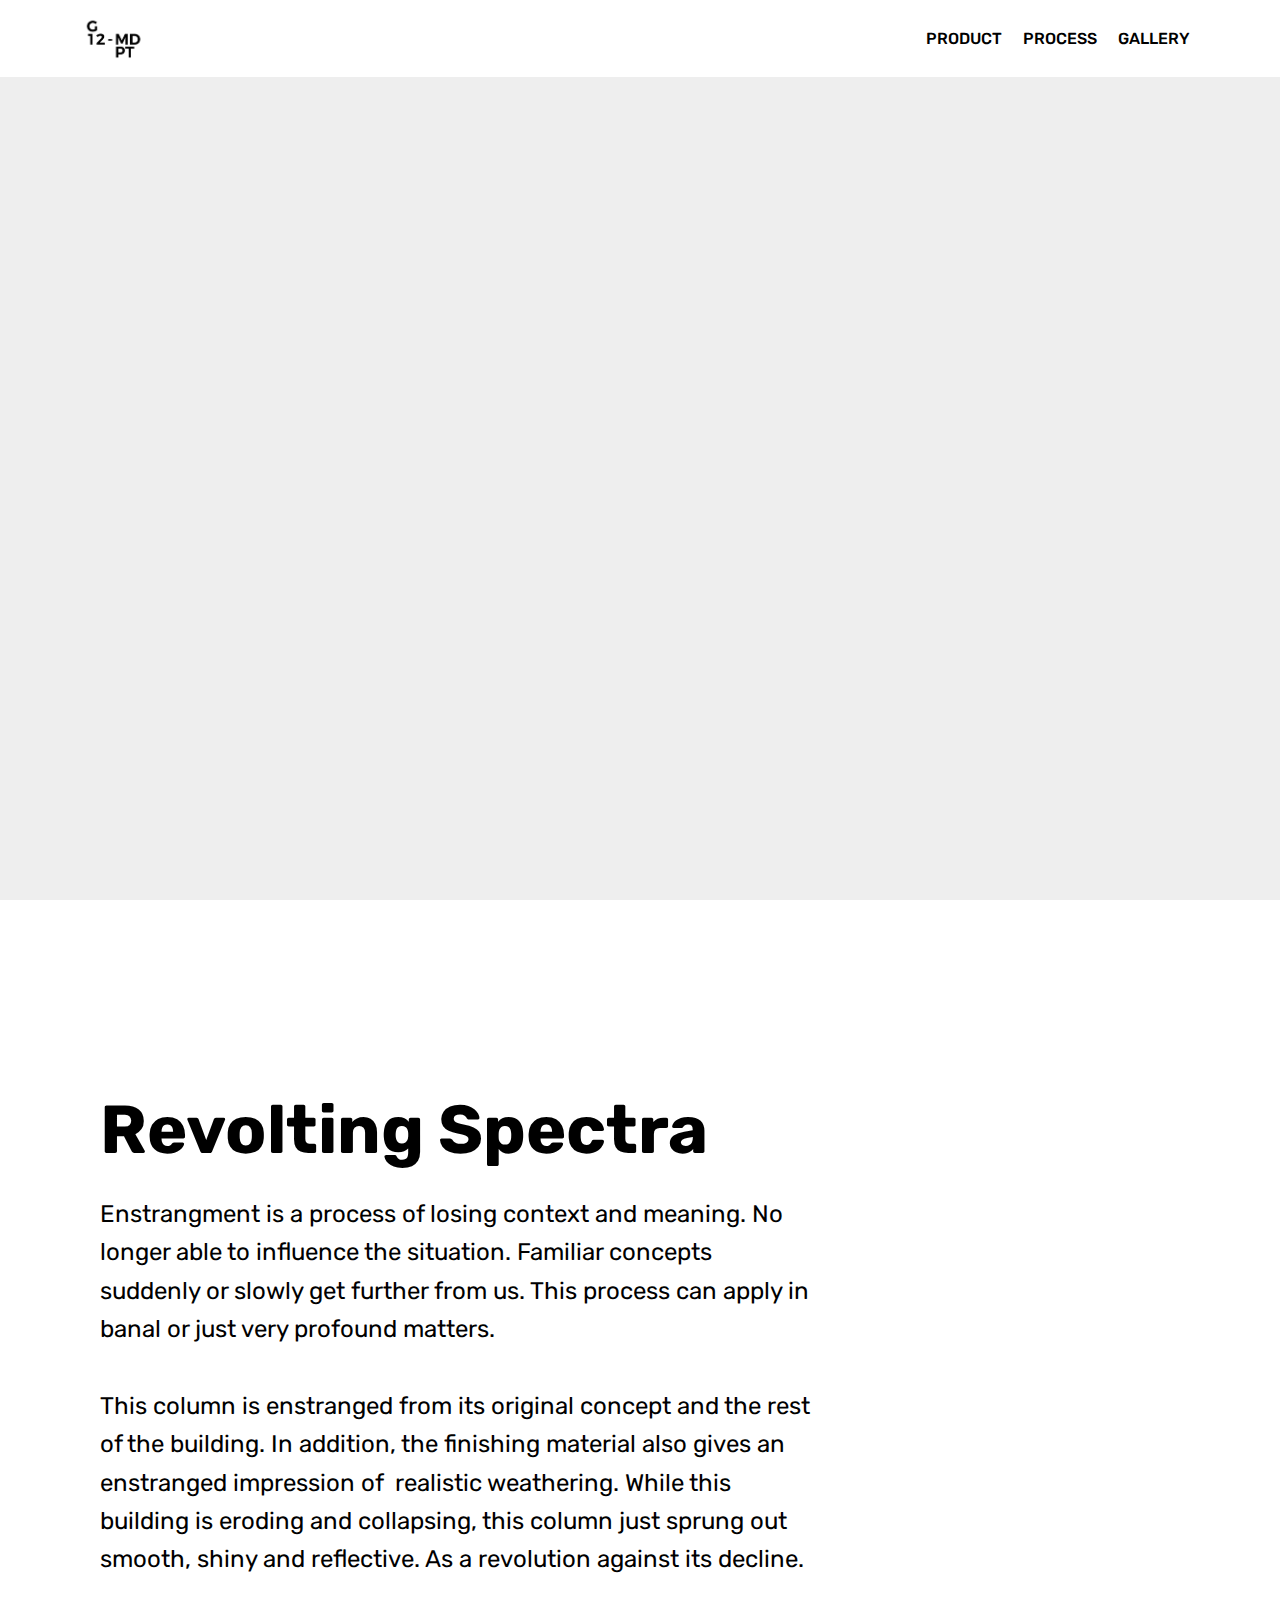
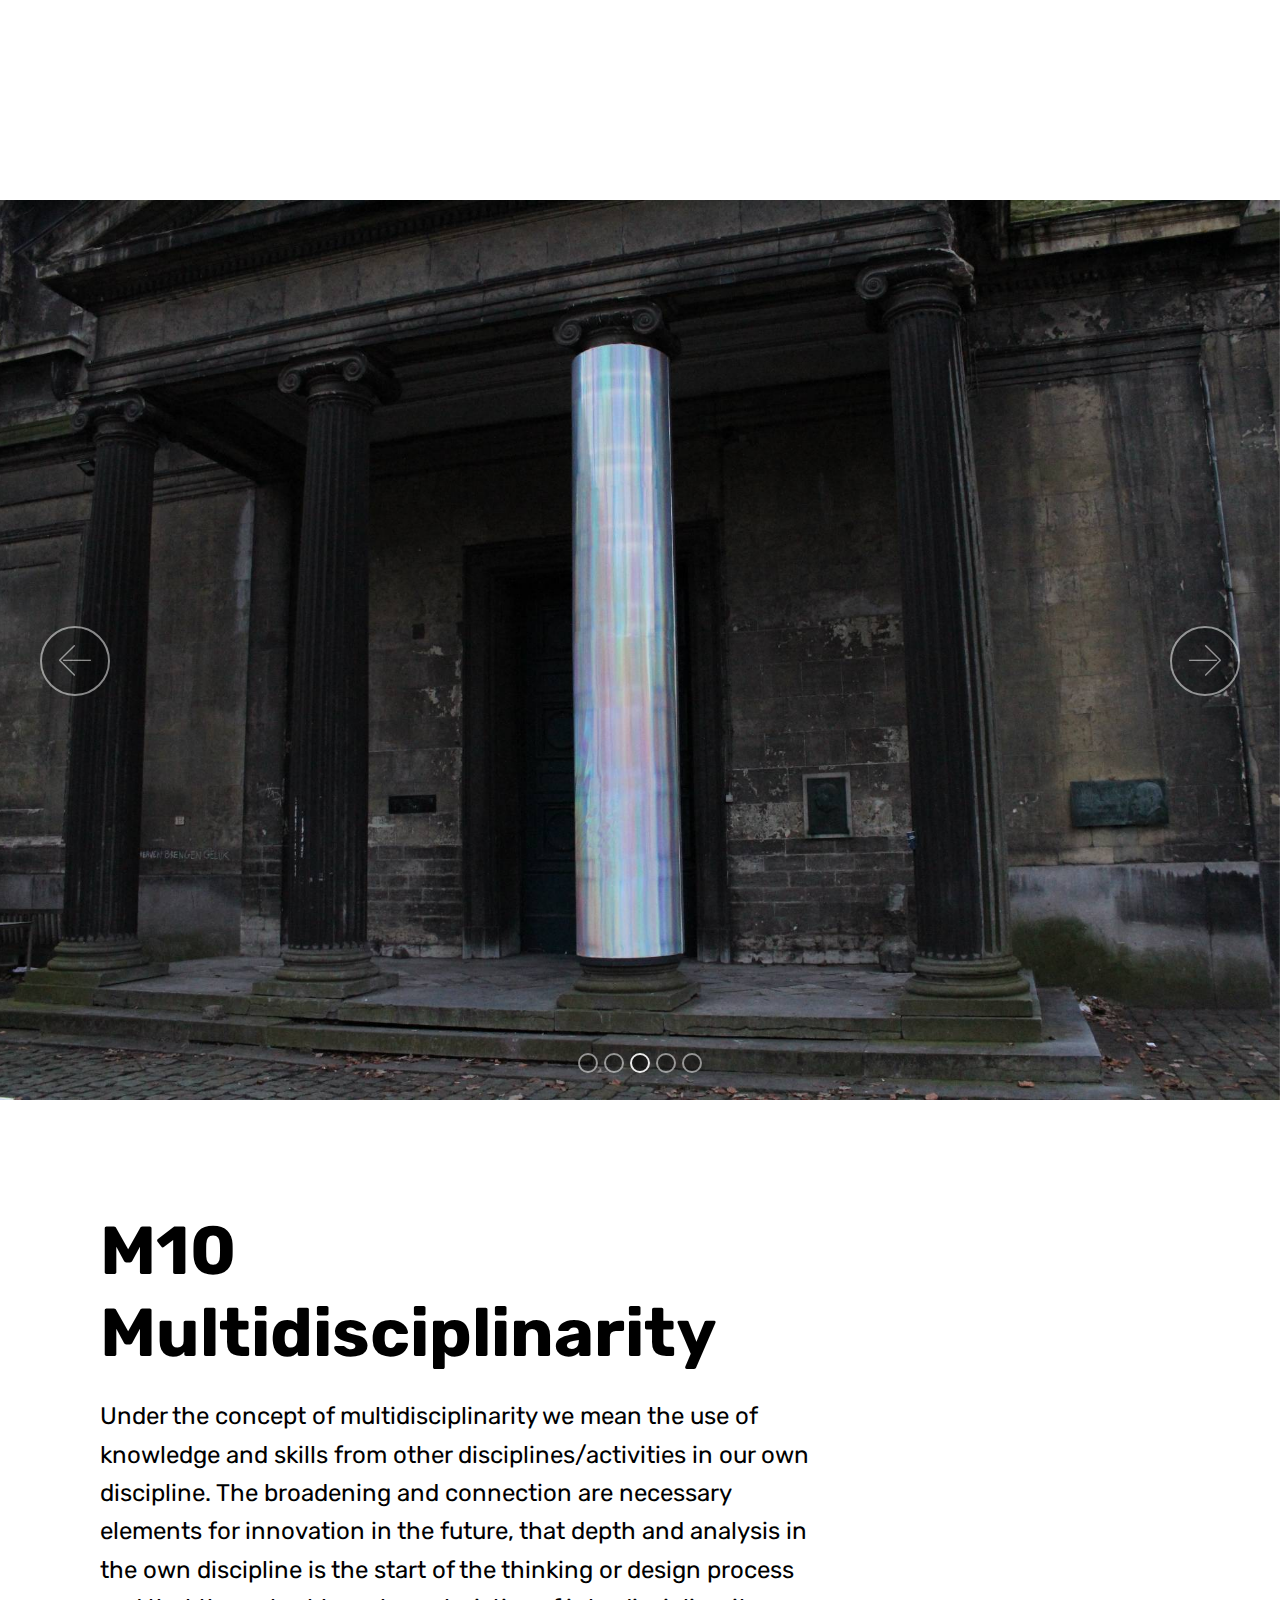
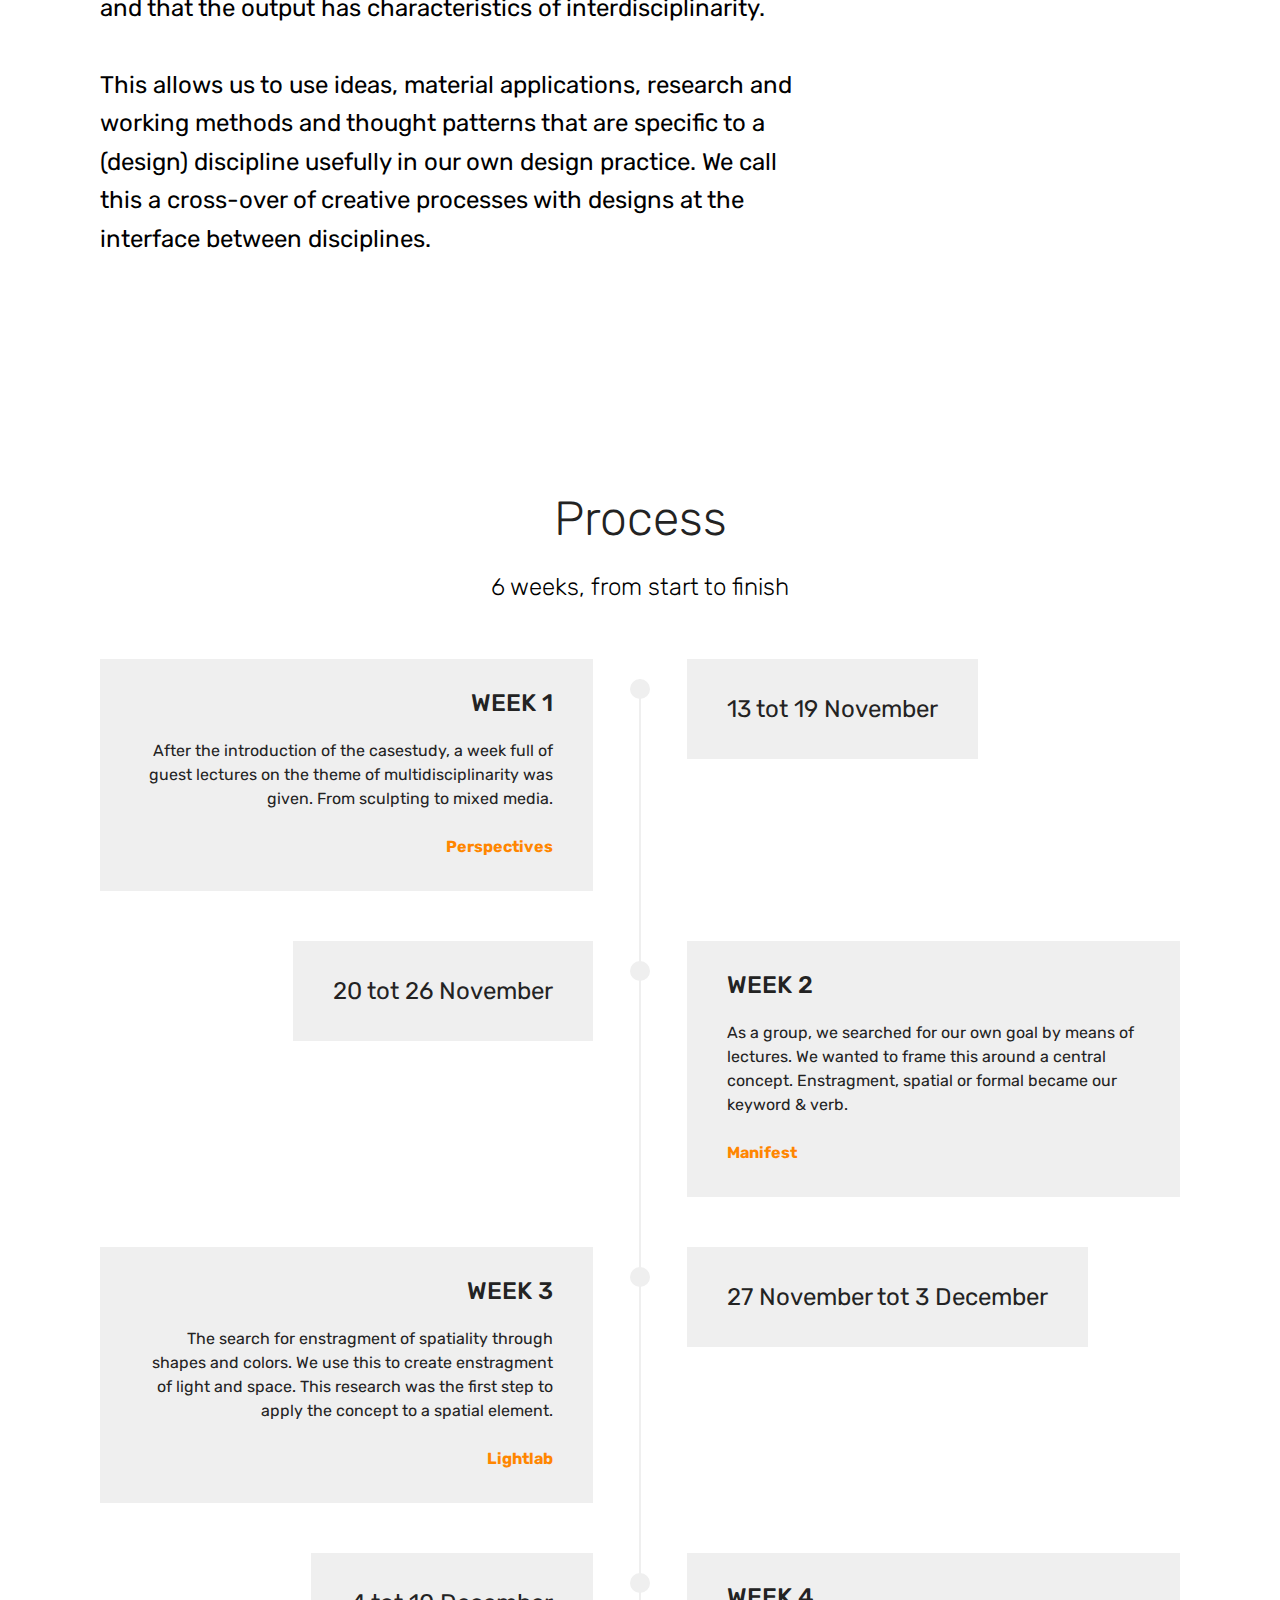
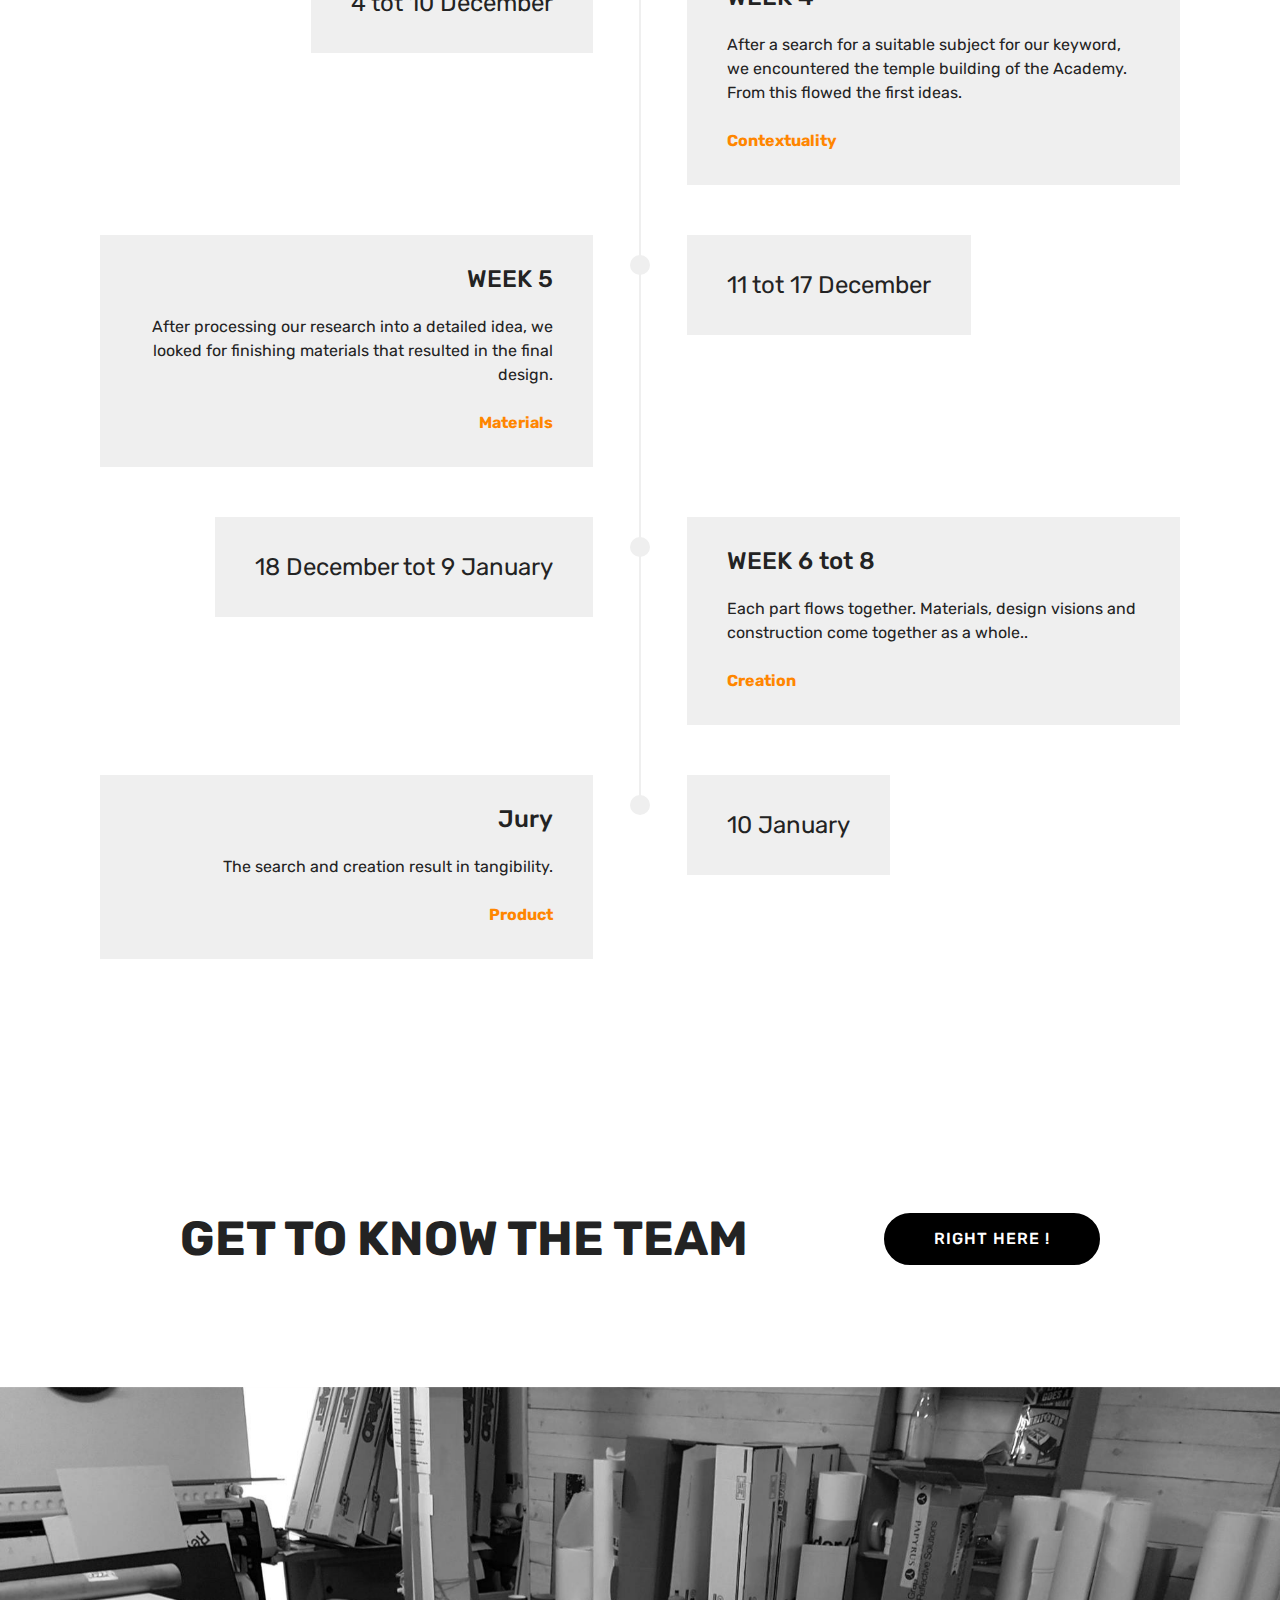
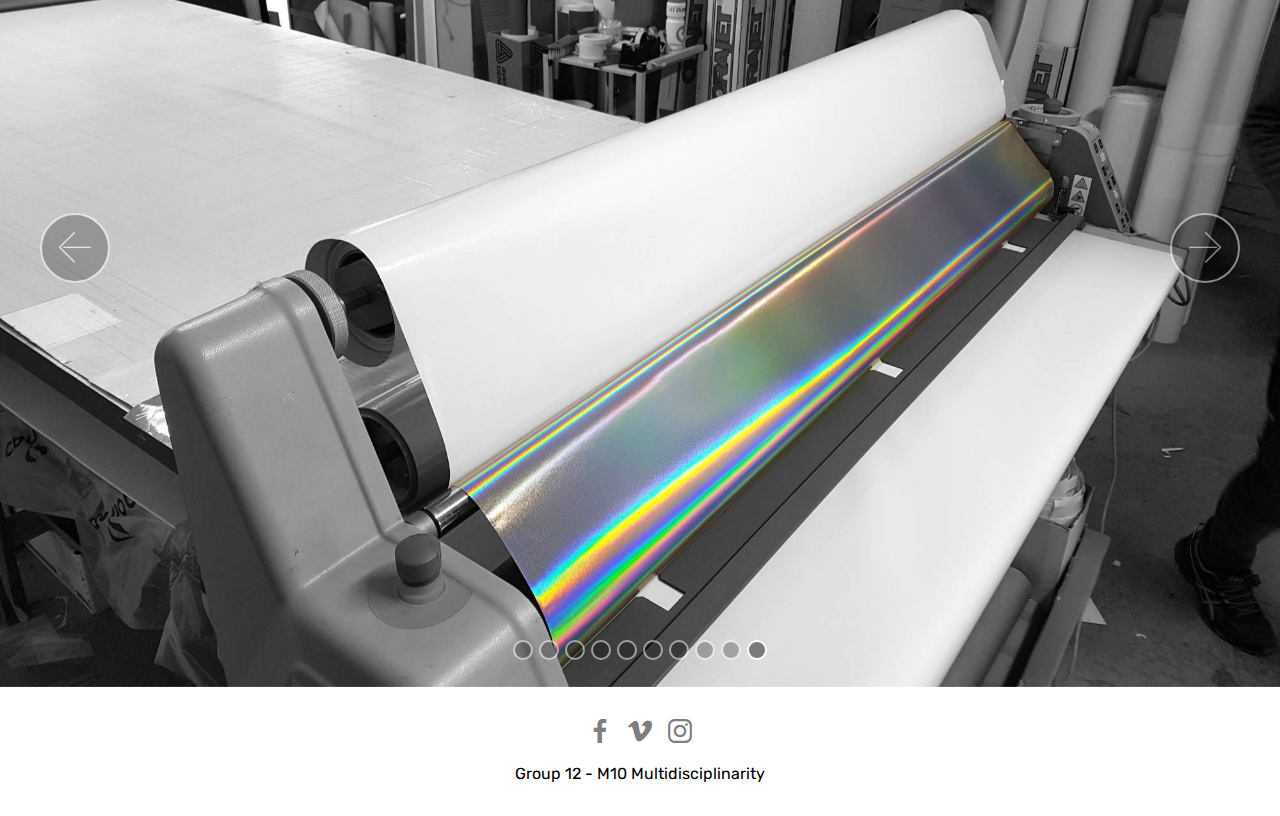
<file: G12-MDPT-ENG.html>
<!DOCTYPE html>
<html>
<head>
  <!-- Site made with Mobirise Website Builder v4.4.1, https://mobirise.com -->
  <meta charset="UTF-8">
  <meta http-equiv="X-UA-Compatible" content="IE=edge">
  <meta name="generator" content="Mobirise v4.4.1, mobirise.com">
  <meta name="viewport" content="width=device-width, initial-scale=1">
  <link rel="shortcut icon" href="assets/images/logo-128x110.png" type="image/x-icon">
  <meta name="description" content="">
  <title>G12-MDPT_ENG</title>
  <link rel="stylesheet" href="assets/web/assets/mobirise-icons/mobirise-icons.css">
  <link rel="stylesheet" href="assets/tether/tether.min.css">
  <link rel="stylesheet" href="assets/bootstrap/css/bootstrap.min.css">
  <link rel="stylesheet" href="assets/bootstrap/css/bootstrap-grid.min.css">
  <link rel="stylesheet" href="assets/bootstrap/css/bootstrap-reboot.min.css">
  <link rel="stylesheet" href="assets/dropdown/css/style.css">
  <link rel="stylesheet" href="assets/socicon/css/styles.css">
  <link rel="stylesheet" href="assets/theme/css/style.css">
  <link rel="stylesheet" href="assets/mobirise/css/mbr-additional.css" type="text/css">
  
  
  
</head>
<body>
<section class="menu cid-qGgohRHyjk" once="menu" id="menu2-0" data-rv-view="4914">

    

    <nav class="navbar navbar-expand beta-menu navbar-dropdown align-items-center navbar-fixed-top navbar-toggleable-sm">
        <button class="navbar-toggler navbar-toggler-right" type="button" data-toggle="collapse" data-target="#navbarSupportedContent" aria-controls="navbarSupportedContent" aria-expanded="false" aria-label="Toggle navigation">
            <div class="hamburger">
                <span></span>
                <span></span>
                <span></span>
                <span></span>
            </div>
        </button>
        <div class="menu-logo">
            <div class="navbar-brand">
                <span class="navbar-logo">
                    <a href="https://uafacultyofdesignsciences-group12.github.io/NED/G12-MDPT-NED.html">
                        <img src="assets/images/logo-1153x999.png" alt="Mobirise" title="" media-simple="true" style="height: 3.8rem;">
                    </a>
                </span>
                
            </div>
        </div>
        <div class="collapse navbar-collapse" id="navbarSupportedContent">
            <ul class="navbar-nav nav-dropdown nav-right" data-app-modern-menu="true"><li class="nav-item">
                    <a class="nav-link link text-black display-4" href="G12-MDPT-NED.html#slider1-2">
                        PRODUCT</a>
                </li>
                <li class="nav-item">
                    <a class="nav-link link text-black display-4" href="G12-MDPT-NED.html#timeline1-7">
                        PROCESS</a>
                </li><li class="nav-item"><a class="nav-link link text-black display-4" href="G12-MDPT-NED.html#slider1-9">
                        GALLERY</a></li></ul>
            
        </div>
    </nav>
</section>

<section class="engine"><a href="https://mobirise.co/a">web site builder</a></section><section class="header6 cid-qGgoWKSI9l mbr-fullscreen" data-bg-video="https://vimeo.com/249508146" id="header6-1" data-rv-view="4916">

    

    

    <div class="container">
        <div class="row justify-content-md-center">
            <div class="mbr-white col-md-10">
                
                
                
            </div>
        </div>
    </div>

    
</section>

<section class="header9 cid-qGh5sajA0G mbr-fullscreen" id="header9-1y" data-rv-view="4920">

    

    

    <div class="container">
        <div class="media-container-column mbr-white col-md-8">
            <h1 class="mbr-section-title align-left mbr-bold pb-3 mbr-fonts-style display-1">Revolting Spectra</h1>
            
            <p class="mbr-text align-left pb-3 mbr-fonts-style display-5">Enstrangment is a process of losing context and meaning. No longer able to influence the situation. Familiar concepts suddenly or slowly get further from us. This process can apply in banal or just very profound matters.<br><br>This column is enstranged from its original concept and the rest of the building. In addition, the finishing material also gives an enstranged impression of &nbsp;realistic weathering. While this building is eroding and collapsing, this column just sprung out smooth, shiny and reflective. As a revolution against its decline.&nbsp;<br></p>
            
        </div>
    </div>

    
</section>

<section class="carousel slide cid-qGgq1XT7J2" data-interval="false" id="slider1-2" data-rv-view="4923">

    

    <div class="full-screen"><div class="mbr-slider slide carousel" data-pause="true" data-keyboard="false" data-ride="false" data-interval="false"><ol class="carousel-indicators"><li data-app-prevent-settings="" data-target="#slider1-2" data-slide-to="0"></li><li data-app-prevent-settings="" data-target="#slider1-2" data-slide-to="1"></li><li data-app-prevent-settings="" data-target="#slider1-2" class=" active" data-slide-to="2"></li><li data-app-prevent-settings="" data-target="#slider1-2" data-slide-to="3"></li><li data-app-prevent-settings="" data-target="#slider1-2" data-slide-to="4"></li></ol><div class="carousel-inner" role="listbox"><div class="carousel-item slider-fullscreen-image" data-bg-video-slide="false" style="background-image: url(assets/images/img-4329-2000x1333.jpg);"><div class="container container-slide"><div class="image_wrapper"><img src="assets/images/img-4329-2000x1333.jpg"><div class="carousel-caption justify-content-center"><div class="col-10 align-right"></div></div></div></div></div><div class="carousel-item slider-fullscreen-image" data-bg-video-slide="false" style="background-image: url(assets/images/img-4264-2000x1333.jpg);"><div class="container container-slide"><div class="image_wrapper"><img src="assets/images/img-4264-2000x1333.jpg"><div class="carousel-caption justify-content-center"><div class="col-10 align-right"></div></div></div></div></div><div class="carousel-item slider-fullscreen-image active" data-bg-video-slide="false" style="background-image: url(assets/images/img-4263-2000x1333.jpg);"><div class="container container-slide"><div class="image_wrapper"><img src="assets/images/img-4263-2000x1333.jpg"><div class="carousel-caption justify-content-center"><div class="col-10 align-right"></div></div></div></div></div><div class="carousel-item slider-fullscreen-image" data-bg-video-slide="false" style="background-image: url(assets/images/img-4275-2000x1333.jpg);"><div class="container container-slide"><div class="image_wrapper"><img src="assets/images/img-4275-2000x1333.jpg"><div class="carousel-caption justify-content-center"><div class="col-10 align-right"></div></div></div></div></div><div class="carousel-item slider-fullscreen-image" data-bg-video-slide="false" style="background-image: url(assets/images/img-4278-1694x1080.jpg);"><div class="container container-slide"><div class="image_wrapper"><img src="assets/images/img-4278-1694x1080.jpg"><div class="carousel-caption justify-content-center"><div class="col-10 align-right"></div></div></div></div></div></div><a data-app-prevent-settings="" class="carousel-control carousel-control-prev" role="button" data-slide="prev" href="#slider1-2"><span aria-hidden="true" class="mbri-left mbr-iconfont"></span><span class="sr-only">Previous</span></a><a data-app-prevent-settings="" class="carousel-control carousel-control-next" role="button" data-slide="next" href="#slider1-2"><span aria-hidden="true" class="mbri-right mbr-iconfont"></span><span class="sr-only">Next</span></a></div></div>

</section>

<section class="header9 cid-qGgtH2KaBa mbr-fullscreen" id="header9-6" data-rv-view="4941">

    

    

    <div class="container">
        <div class="media-container-column mbr-white col-md-8">
            <h1 class="mbr-section-title align-left mbr-bold pb-3 mbr-fonts-style display-1">
                M10 Multidisciplinarity</h1>
            
            <p class="mbr-text align-left pb-3 mbr-fonts-style display-5">Under the concept of multidisciplinarity we mean the use of knowledge and skills from other disciplines/activities in our own discipline. The broadening and connection are necessary elements for innovation in the future, that depth and analysis in the own discipline is the start of the thinking or design process and that the output has characteristics of interdisciplinarity.<br><br>This allows us to use ideas, material applications, research and working methods and thought patterns that are specific to a (design) discipline usefully in our own design practice. We call this a cross-over of creative processes with designs at the interface between disciplines.<br></p>
            
        </div>
    </div>

    
</section>

<section class="timeline1 cid-qGguA1bV1O" id="timeline1-7" data-rv-view="4944">

    

    

    <div class="container align-center">
        <h2 class="mbr-section-title pb-3 mbr-fonts-style display-2">
            Process</h2>
        <h3 class="mbr-section-subtitle pb-5 mbr-fonts-style display-5">
            6 weeks, from start to finish</h3>

        <div class="container timelines-container" mbri-timelines="">
            <div class="row timeline-element reverse separline">      
                 <div class="timeline-date-panel col-xs-12 col-md-6  align-left">         
                    <div class="time-line-date-content">
                        <p class="mbr-timeline-date mbr-fonts-style display-5">
                            13 tot 19 November</p>
                    </div>
                </div>
           <span class="iconBackground"></span>
            <div class="col-xs-12 col-md-6 align-right">
                <div class="timeline-text-content">
                    <h4 class="mbr-timeline-title pb-3 mbr-fonts-style display-5"><p>
                        WEEK 1</p></h4>
                    <p class="mbr-timeline-text mbr-fonts-style display-7">After the introduction of the casestudy, a week full of guest lectures on the theme of multidisciplinarity was given. From sculpting to mixed media.<br><br><a href="Perspectives.html" class="text-secondary"><strong>Perspectives</strong></a></p>
                 </div>
            </div>
            </div>

            <div class="row timeline-element  separline">
                <div class="timeline-date-panel col-xs-12 col-md-6 align-right">
                    <div class="time-line-date-content">
                        <p class="mbr-timeline-date mbr-fonts-style display-5">
                            20 tot 26 November</p>
                    </div>
                </div>
                <span class="iconBackground"></span>
                <div class="col-xs-12 col-md-6 align-left ">
                    <div class="timeline-text-content">
                        <h4 class="mbr-timeline-title pb-3 mbr-fonts-style display-5">WEEK 2</h4>
                        <p class="mbr-timeline-text mbr-fonts-style display-7">As a group, we searched for our own goal by means of lectures. We wanted to frame this around a central concept. Enstragment, spatial or formal became our keyword &amp; verb.<br><br><a href="Manifest.html" class="text-secondary"><strong>Manifest</strong></a></p>
                    </div>
                </div>
            </div> 


            <div class="row timeline-element reverse separline">
                <div class="timeline-date-panel col-xs-12 col-md-6  align-left">
                    <div class="time-line-date-content">
                        <p class="mbr-timeline-date mbr-fonts-style display-5">
                            27 November tot 3 December</p>
                    </div>
                </div>
                <span class="iconBackground"></span>
                <div class="col-xs-12 col-md-6 align-right">
                    <div class="timeline-text-content">
                        <h4 class="mbr-timeline-title pb-3 mbr-fonts-style display-5">
                            WEEK 3</h4>      
                        <p class="mbr-timeline-text mbr-fonts-style display-7">
                            The search for enstragment of spatiality through shapes and colors. We use this to create enstragment of light and space. This research was the first step to apply the concept to a spatial element.<br><br><a href="Lightlab.html" class="text-secondary"><strong>Lightlab</strong></a></p>
                    </div>
                </div>
            </div>

            <div class="row timeline-element  separline">
                <div class="timeline-date-panel col-xs-12 col-md-6 align-right">
                    <div class="time-line-date-content">
                        <p class="mbr-timeline-date mbr-fonts-style display-5">
                            4 tot 10 December</p>
                    </div>
                </div>
                <span class="iconBackground"></span>
                <div class="col-xs-12 col-md-6 align-left ">
                    <div class="timeline-text-content">
                        <h4 class="mbr-timeline-title pb-3 mbr-fonts-style display-5">
                            WEEK 4</h4>
                        <p class="mbr-timeline-text mbr-fonts-style display-7">After a search for a suitable subject for our keyword, we encountered the temple building of the Academy. From this flowed the first ideas.<br><br><a href="Contextuality.html" class="text-secondary"><strong>Contextuality</strong></a></p>
                    </div>
                </div>
            </div>


            <div class="row timeline-element reverse separline">
                <div class="timeline-date-panel col-xs-12 col-md-6  align-left">
                    <div class="time-line-date-content">
                        <p class="mbr-timeline-date mbr-fonts-style display-5">
                            11 tot 17 December</p>
                    </div>
                </div>
                <span class="iconBackground"></span>
                <div class="col-xs-12 col-md-6 align-right">
                    <div class="timeline-text-content">
                        <h4 class="mbr-timeline-title pb-3 mbr-fonts-style display-5">
                            WEEK 5</h4>
                        <p class="mbr-timeline-text mbr-fonts-style display-7">After processing our research into a detailed idea, we looked for finishing materials that resulted in the final design.<br><br><a href="Materials.html" class="text-secondary"><strong>Materials</strong></a></p>
                    </div>
                </div>
            </div>


            <div class="row timeline-element separline">
                <div class="timeline-date-panel col-xs-12 col-md-6 align-right">
                    <div class="time-line-date-content">
                       <p class="mbr-timeline-date mbr-fonts-style display-5">
                            18 December tot 9 January</p>
                    </div>
                </div>
                <span class="iconBackground"></span>
                <div class="col-xs-12 col-md-6 align-left ">
                    <div class="timeline-text-content">
                        <h4 class="mbr-timeline-title pb-3 mbr-fonts-style display-5">
                            WEEK 6 tot 8</h4>
                        <p class="mbr-timeline-text mbr-fonts-style display-7">
                            Each part flows together. Materials, design visions and construction come together as a whole..<br><br><a href="Creations.html" class="text-secondary"><strong>Creation</strong></a></p>
                    </div>
                </div>
            </div>

            <div class="row timeline-element reverse">
                <div class="timeline-date-panel col-xs-12 col-md-6  align-left">
                    <div class="time-line-date-content">
                        <p class="mbr-timeline-date mbr-fonts-style display-5">
                           10 January</p>
                    </div>
                </div>
                <span class="iconBackground"></span>
                <div class="col-xs-12 col-md-6 align-right">
                    <div class="timeline-text-content">
                        <h4 class="mbr-timeline-title pb-3 mbr-fonts-style display-5">Jury</h4>
                        <p class="mbr-timeline-text mbr-fonts-style display-7">The search and creation result in tangibility.<br>
<br><a href="Product.html" class="text-secondary"><strong>Product</strong></a></p>
                    </div>
                </div>
            </div>

            

            

            

            

            
        </div>
    </div>
</section>

<section class="mbr-section info1 cid-qGgyBZDYEQ" id="info1-8" data-rv-view="4947">

    

    
    <div class="container">
        <div class="row justify-content-center content-row">
            <div class="media-container-column title col-12 col-lg-7 col-md-6">
                
                <h2 class="align-left mbr-bold mbr-fonts-style display-2">
                    GET TO KNOW THE TEAM</h2>
            </div>
            <div class="media-container-column col-12 col-lg-3 col-md-4">
                <div class="mbr-section-btn align-right py-4"><a class="btn btn-primary display-4" href="Team.html">RIGHT HERE !</a></div>
            </div>
        </div>
    </div>
</section>

<section class="carousel slide cid-qGgyT9QGXa" data-interval="false" id="slider1-9" data-rv-view="4950">

    

    <div class="full-screen"><div class="mbr-slider slide carousel" data-pause="true" data-keyboard="false" data-ride="false" data-interval="false"><ol class="carousel-indicators"><li data-app-prevent-settings="" data-target="#slider1-9" data-slide-to="0"></li><li data-app-prevent-settings="" data-target="#slider1-9" data-slide-to="1"></li><li data-app-prevent-settings="" data-target="#slider1-9" data-slide-to="2"></li><li data-app-prevent-settings="" data-target="#slider1-9" data-slide-to="3"></li><li data-app-prevent-settings="" data-target="#slider1-9" data-slide-to="4"></li><li data-app-prevent-settings="" data-target="#slider1-9" data-slide-to="5"></li><li data-app-prevent-settings="" data-target="#slider1-9" data-slide-to="6"></li><li data-app-prevent-settings="" data-target="#slider1-9" data-slide-to="7"></li><li data-app-prevent-settings="" data-target="#slider1-9" data-slide-to="8"></li><li data-app-prevent-settings="" data-target="#slider1-9" class=" active" data-slide-to="9"></li></ol><div class="carousel-inner" role="listbox"><div class="carousel-item slider-fullscreen-image" data-bg-video-slide="false" style="background-image: url(assets/images/20180102-104434-2000x1500.jpg);"><div class="container container-slide"><div class="image_wrapper"><img src="assets/images/20180102-104434-2000x1500.jpg"><div class="carousel-caption justify-content-center"><div class="col-10 align-right"></div></div></div></div></div><div class="carousel-item slider-fullscreen-image" data-bg-video-slide="false" style="background-image: url(assets/images/20180102-92324-2000x1125.jpg);"><div class="container container-slide"><div class="image_wrapper"><img src="assets/images/20180102-92324-2000x1125.jpg"><div class="carousel-caption justify-content-center"><div class="col-10 align-right"></div></div></div></div></div><div class="carousel-item slider-fullscreen-image" data-bg-video-slide="false" style="background-image: url(assets/images/20180102-111459-2000x1500.jpg);"><div class="container container-slide"><div class="image_wrapper"><img src="assets/images/20180102-111459-2000x1500.jpg"><div class="carousel-caption justify-content-center"><div class="col-10 align-right"></div></div></div></div></div><div class="carousel-item slider-fullscreen-image" data-bg-video-slide="false" style="background-image: url(assets/images/20180102-104859-2000x1500.jpg);"><div class="container container-slide"><div class="image_wrapper"><img src="assets/images/20180102-104859-2000x1500.jpg"><div class="carousel-caption justify-content-center"><div class="col-10 align-right"></div></div></div></div></div><div class="carousel-item slider-fullscreen-image" data-bg-video-slide="false" style="background-image: url(assets/images/20180102-115208-2000x1301.jpg);"><div class="container container-slide"><div class="image_wrapper"><img src="assets/images/20180102-115208-2000x1301.jpg"><div class="carousel-caption justify-content-center"><div class="col-10 align-right"></div></div></div></div></div><div class="carousel-item slider-fullscreen-image" data-bg-video-slide="false" style="background-image: url(assets/images/20180102-125037-2000x1420.jpg);"><div class="container container-slide"><div class="image_wrapper"><img src="assets/images/20180102-125037-2000x1420.jpg"><div class="carousel-caption justify-content-center"><div class="col-10 align-right"></div></div></div></div></div><div class="carousel-item slider-fullscreen-image" data-bg-video-slide="false" style="background-image: url(assets/images/20180102-144245-2000x1500.jpg);"><div class="container container-slide"><div class="image_wrapper"><img src="assets/images/20180102-144245-2000x1500.jpg"><div class="carousel-caption justify-content-center"><div class="col-10 align-right"></div></div></div></div></div><div class="carousel-item slider-fullscreen-image" data-bg-video-slide="false" style="background-image: url(assets/images/20180102-183823-2000x1500.jpg);"><div class="container container-slide"><div class="image_wrapper"><img src="assets/images/20180102-183823-2000x1500.jpg"><div class="carousel-caption justify-content-center"><div class="col-10 align-right"></div></div></div></div></div><div class="carousel-item slider-fullscreen-image" data-bg-video-slide="false" style="background-image: url(assets/images/20180105-111508-2000x1500.jpg);"><div class="container container-slide"><div class="image_wrapper"><img src="assets/images/20180105-111508-2000x1500.jpg"><div class="carousel-caption justify-content-center"><div class="col-10 align-right"></div></div></div></div></div><div class="carousel-item slider-fullscreen-image active" data-bg-video-slide="false" style="background-image: url(assets/images/20180105-111516-2000x1500.jpg);"><div class="container container-slide"><div class="image_wrapper"><img src="assets/images/20180105-111516-2000x1500.jpg"><div class="carousel-caption justify-content-center"><div class="col-10 align-right"></div></div></div></div></div></div><a data-app-prevent-settings="" class="carousel-control carousel-control-prev" role="button" data-slide="prev" href="#slider1-9"><span aria-hidden="true" class="mbri-left mbr-iconfont"></span><span class="sr-only">Previous</span></a><a data-app-prevent-settings="" class="carousel-control carousel-control-next" role="button" data-slide="next" href="#slider1-9"><span aria-hidden="true" class="mbri-right mbr-iconfont"></span><span class="sr-only">Next</span></a></div></div>

</section>

<section once="" class="cid-qGgAJutx0v" id="footer7-a" data-rv-view="4983">

    

    

    <div class="container">
        <div class="media-container-row align-center mbr-white">
            
            <div class="row social-row">
                <div class="social-list align-right pb-2">
                    
                    
                    
                    
                    
                    
                <div class="soc-item">
                        <a href="https://www.facebook.com/S-p-e-c-t-r-a-1027187777420555/" target="_blank">
                            <span class="mbr-iconfont mbr-iconfont-social socicon-facebook socicon" style="color: rgb(0, 0, 0);" media-simple="true"></span>
                        </a>
                    </div><div class="soc-item">
                        <a href="https://vimeo.com/user75667387" target="_blank">
                            <span class="mbr-iconfont mbr-iconfont-social socicon-vimeo socicon" style="color: rgb(0, 0, 0);" media-simple="true"></span>
                        </a>
                    </div><div class="soc-item">
                        <a href="https://www.instagram.com/md_g12/" target="_blank">
                            <span class="mbr-iconfont mbr-iconfont-social socicon-instagram socicon" style="color: rgb(0, 0, 0);" media-simple="true"></span>
                        </a>
                    </div></div>
            </div>
            <div class="row row-copirayt">
                <p class="mbr-text mb-0 mbr-fonts-style mbr-white align-center display-7">Group 12 - M10
Multidisciplinarity</p>
            </div>
        </div>
    </div>
</section>


  <script src="assets/web/assets/jquery/jquery.min.js"></script>
  <script src="assets/popper/popper.min.js"></script>
  <script src="assets/tether/tether.min.js"></script>
  <script src="assets/bootstrap/js/bootstrap.min.js"></script>
  <script src="assets/smooth-scroll/smooth-scroll.js"></script>
  <script src="assets/dropdown/js/script.min.js"></script>
  <script src="assets/jquery-mb-ytplayer/jquery.mb.ytplayer.min.js"></script>
  <script src="assets/jquery-mb-vimeo_player/jquery.mb.vimeo_player.js"></script>
  <script src="assets/bootstrap-carousel-swipe/bootstrap-carousel-swipe.js"></script>
  <script src="assets/touch-swipe/jquery.touch-swipe.min.js"></script>
  <script src="assets/theme/js/script.js"></script>
  <script src="assets/mobirise-slider-video/script.js"></script>
  
  
 <div id="scrollToTop" class="scrollToTop mbr-arrow-up"><a style="text-align: center;"><i class="mbri-down mbr-iconfont"></i></a></div>
  </body>
</html>
</file>
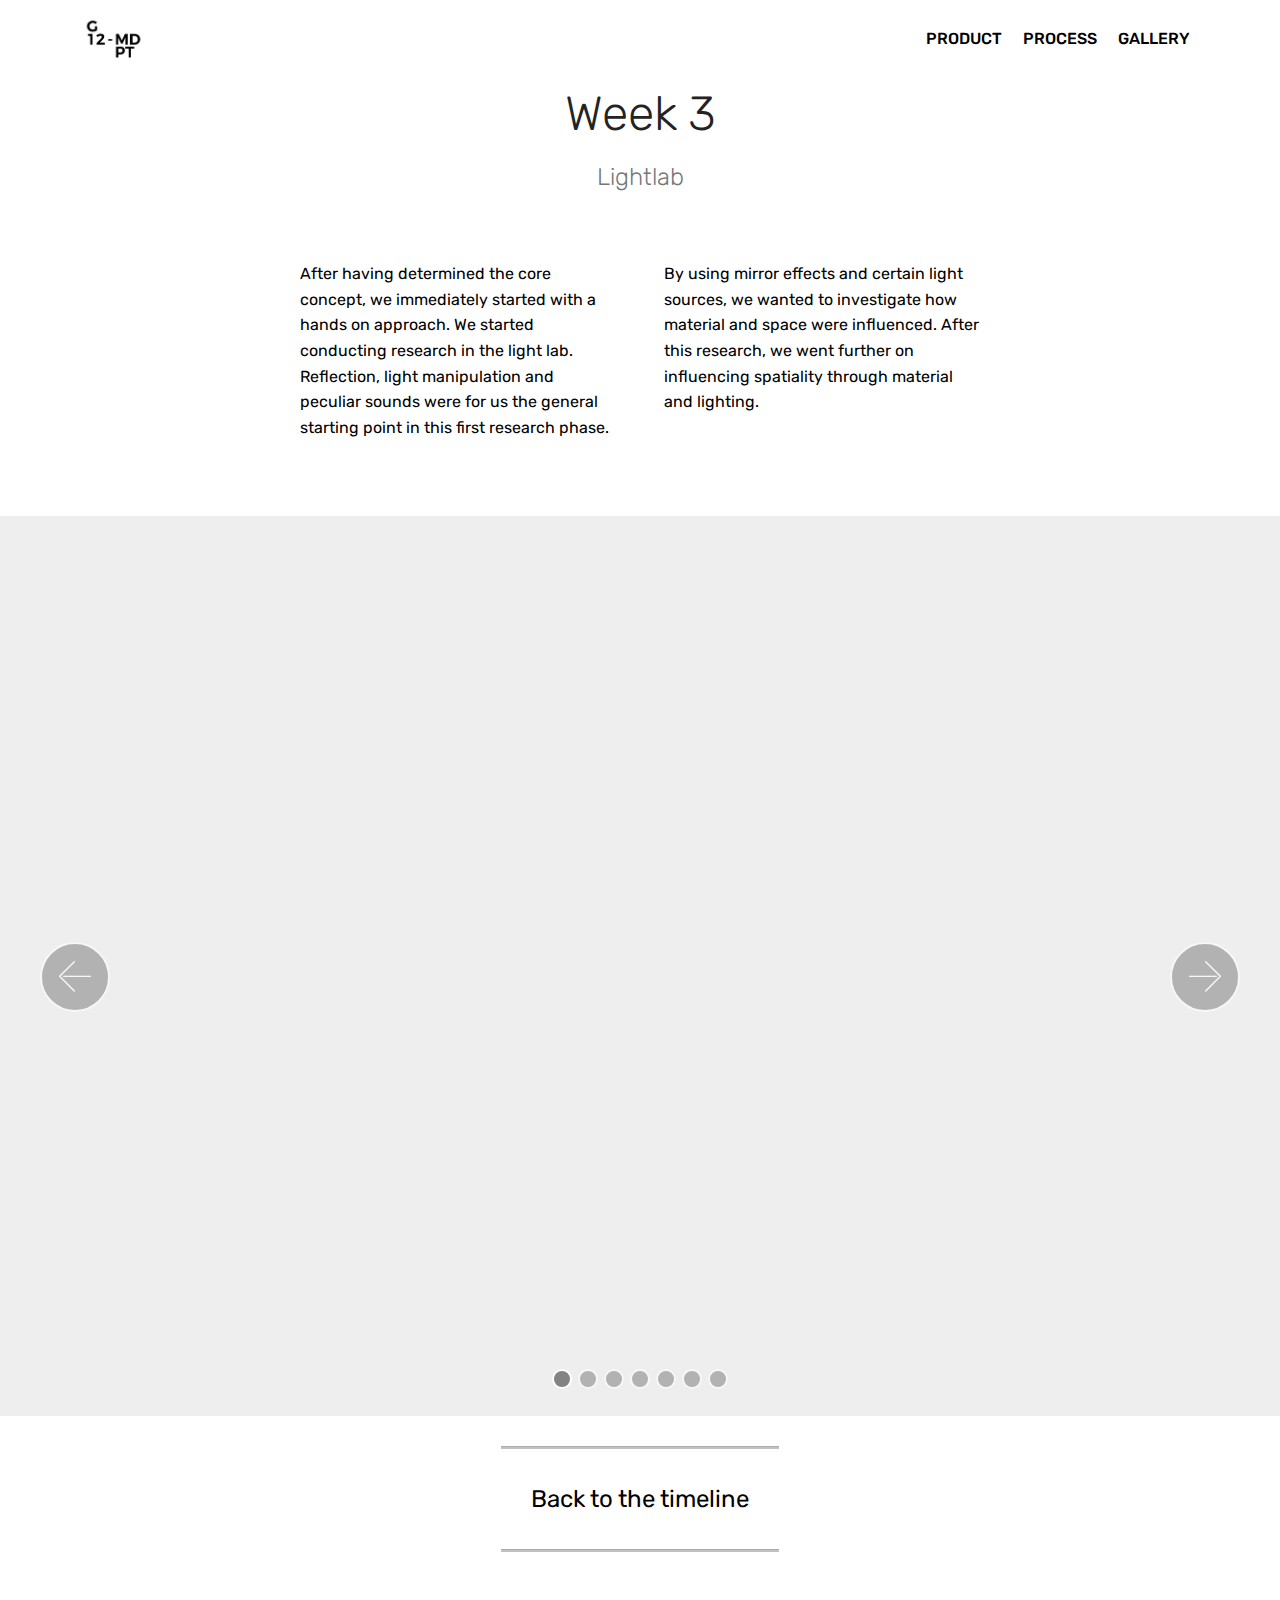
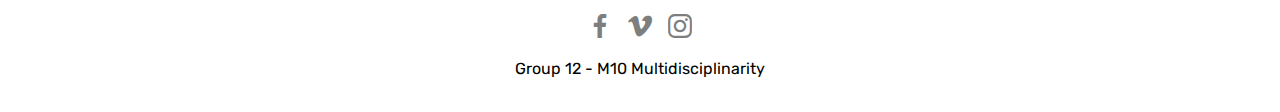
<file: Lightlab.html>
<!DOCTYPE html>
<html>
<head>
  <!-- Site made with Mobirise Website Builder v4.4.1, https://mobirise.com -->
  <meta charset="UTF-8">
  <meta http-equiv="X-UA-Compatible" content="IE=edge">
  <meta name="generator" content="Mobirise v4.4.1, mobirise.com">
  <meta name="viewport" content="width=device-width, initial-scale=1">
  <link rel="shortcut icon" href="assets/images/logo-128x110.png" type="image/x-icon">
  <meta name="description" content="Lightlab">
  <title>LIGHTLAB</title>
  <link rel="stylesheet" href="assets/web/assets/mobirise-icons/mobirise-icons.css">
  <link rel="stylesheet" href="assets/tether/tether.min.css">
  <link rel="stylesheet" href="assets/bootstrap/css/bootstrap.min.css">
  <link rel="stylesheet" href="assets/bootstrap/css/bootstrap-grid.min.css">
  <link rel="stylesheet" href="assets/bootstrap/css/bootstrap-reboot.min.css">
  <link rel="stylesheet" href="assets/dropdown/css/style.css">
  <link rel="stylesheet" href="assets/socicon/css/styles.css">
  <link rel="stylesheet" href="assets/theme/css/style.css">
  <link rel="stylesheet" href="assets/mobirise/css/mbr-additional.css" type="text/css">
  
  
  
</head>
<body>
<section class="menu cid-qGgohRHyjk" once="menu" id="menu2-l" data-rv-view="1427">

    

    <nav class="navbar navbar-expand beta-menu navbar-dropdown align-items-center navbar-fixed-top navbar-toggleable-sm">
        <button class="navbar-toggler navbar-toggler-right" type="button" data-toggle="collapse" data-target="#navbarSupportedContent" aria-controls="navbarSupportedContent" aria-expanded="false" aria-label="Toggle navigation">
            <div class="hamburger">
                <span></span>
                <span></span>
                <span></span>
                <span></span>
            </div>
        </button>
        <div class="menu-logo">
            <div class="navbar-brand">
                <span class="navbar-logo">
                    <a href="https://uafacultyofdesignsciences-group12.github.io/ENG/">
                        <img src="assets/images/logo-1153x999.png" alt="Mobirise" title="" media-simple="true" style="height: 3.8rem;">
                    </a>
                </span>
                
            </div>
        </div>
        <div class="collapse navbar-collapse" id="navbarSupportedContent">
            <ul class="navbar-nav nav-dropdown nav-right" data-app-modern-menu="true"><li class="nav-item">
                    <a class="nav-link link text-black display-4" href="index.html#slider1-2">
                        PRODUCT</a>
                </li>
                <li class="nav-item">
                    <a class="nav-link link text-black display-4" href="index.html#timeline1-7">
                        PROCESS</a>
                </li><li class="nav-item"><a class="nav-link link text-black display-4" href="index.html#slider1-9">
                        GALLERY</a></li></ul>
            
        </div>
    </nav>
</section>

<section class="engine"><a href="https://mobirise.co/c">web site maker</a></section><section class="mbr-section content4 cid-qGgKetuQzn" id="content4-m" data-rv-view="1429">

    

    <div class="container">
        <div class="media-container-row">
            <div class="title col-12 col-md-8">
                <h2 class="align-center pb-3 mbr-fonts-style display-2">
                    Week 3</h2>
                <h3 class="mbr-section-subtitle align-center mbr-light mbr-fonts-style display-5">
                    Lightlab</h3>
                
            </div>
        </div>
    </div>
</section>

<section class="mbr-section article content3 cid-qGgKg7UHSv" id="content3-n" data-rv-view="1431">
      
     

    <div class="container">
        <div class="media-container-row">
            <div class="row col-12 col-md-8">
                <div class="col-12 col-md-6 pr-lg-4 mbr-text mbr-fonts-style display-7"><p><span style="font-size: 1rem;">After having determined the core concept, we immediately started with a hands on approach. We started conducting research in the light lab. Reflection, light manipulation and peculiar sounds were for us the general starting point in this first research phase.</span><br></p></div>
                <div class="col-12 col-md-6 pl-lg-4 mbr-text mbr-fonts-style display-7">By using mirror effects and certain light sources, we wanted to investigate how material and space were influenced. After this research, we went further on influencing spatiality through material and lighting.</div>
            </div>
        </div>
    </div>
</section>

<section class="carousel slide cid-qGgNIS1AuU" data-interval="false" id="slider1-q" data-rv-view="1432">

    

    <div class="full-screen"><div class="mbr-slider slide carousel" data-pause="true" data-keyboard="false" data-ride="false" data-interval="false"><ol class="carousel-indicators"><li data-app-prevent-settings="" data-target="#slider1-q" class=" active" data-slide-to="0"></li><li data-app-prevent-settings="" data-target="#slider1-q" data-slide-to="1"></li><li data-app-prevent-settings="" data-target="#slider1-q" data-slide-to="2"></li><li data-app-prevent-settings="" data-target="#slider1-q" data-slide-to="3"></li><li data-app-prevent-settings="" data-target="#slider1-q" data-slide-to="4"></li><li data-app-prevent-settings="" data-target="#slider1-q" data-slide-to="5"></li><li data-app-prevent-settings="" data-target="#slider1-q" data-slide-to="6"></li></ol><div class="carousel-inner" role="listbox"><div class="carousel-item slider-fullscreen-image active" data-bg-video-slide="https://vimeo.com/245619898"><div class="container container-slide"><div class="image_wrapper"><img src="assets/images/1.jpg" style="opacity: 0;"><div class="carousel-caption justify-content-center"><div class="col-10 align-center"></div></div></div></div></div><div class="carousel-item slider-fullscreen-image" data-bg-video-slide="false" style="background-image: url(assets/images/002-560x906.jpg);"><div class="container container-slide"><div class="image_wrapper"><img src="assets/images/002-560x906.jpg"><div class="carousel-caption justify-content-center"><div class="col-10 align-center"></div></div></div></div></div><div class="carousel-item slider-fullscreen-image" data-bg-video-slide="false" style="background-image: url(assets/images/img-5602-2000x1500.jpg);"><div class="container container-slide"><div class="image_wrapper"><img src="assets/images/img-5602-2000x1500.jpg"><div class="carousel-caption justify-content-center"><div class="col-10 align-center"></div></div></div></div></div><div class="carousel-item slider-fullscreen-image" data-bg-video-slide="false" style="background-image: url(assets/images/box-2000x2000.jpg);"><div class="container container-slide"><div class="image_wrapper"><img src="assets/images/box-2000x2000.jpg"><div class="carousel-caption justify-content-center"><div class="col-10 align-center"></div></div></div></div></div><div class="carousel-item slider-fullscreen-image" data-bg-video-slide="false" style="background-image: url(assets/images/img-5608-2000x2666.jpg);"><div class="container container-slide"><div class="image_wrapper"><img src="assets/images/img-5608-2000x2666.jpg"><div class="carousel-caption justify-content-center"><div class="col-10 align-center"></div></div></div></div></div><div class="carousel-item slider-fullscreen-image" data-bg-video-slide="false" style="background-image: url(assets/images/img-5606-2000x2666.jpg);"><div class="container container-slide"><div class="image_wrapper"><img src="assets/images/img-5606-2000x2666.jpg"><div class="carousel-caption justify-content-center"><div class="col-10 align-center"></div></div></div></div></div><div class="carousel-item slider-fullscreen-image" data-bg-video-slide="false" style="background-image: url(assets/images/001-572x896.jpg);"><div class="container container-slide"><div class="image_wrapper"><img src="assets/images/001-572x896.jpg"><div class="carousel-caption justify-content-center"><div class="col-10 align-center"></div></div></div></div></div></div><a data-app-prevent-settings="" class="carousel-control carousel-control-prev" role="button" data-slide="prev" href="#slider1-q"><span aria-hidden="true" class="mbri-left mbr-iconfont"></span><span class="sr-only">Previous</span></a><a data-app-prevent-settings="" class="carousel-control carousel-control-next" role="button" data-slide="next" href="#slider1-q"><span aria-hidden="true" class="mbri-right mbr-iconfont"></span><span class="sr-only">Next</span></a></div></div>

</section>

<section class="mbr-section article content9 cid-qGhrdRfLs5" id="content9-28" data-rv-view="1456">
    
     

    <div class="container">
        <div class="inner-container" style="width: 100%;">
            <hr class="line" style="width: 25%;">
            <div class="section-text align-center mbr-fonts-style display-5">
                    <a href="index.html#timeline1-7">Back to the timeline</a></div>
            <hr class="line" style="width: 25%;">
        </div>
        </div>
</section>

<section once="" class="cid-qGgAJutx0v" id="footer7-p" data-rv-view="1458">

    

    

    <div class="container">
        <div class="media-container-row align-center mbr-white">
            
            <div class="row social-row">
                <div class="social-list align-right pb-2">
                    
                    
                    
                    
                    
                    
                <div class="soc-item">
                        <a href="https://www.facebook.com/S-p-e-c-t-r-a-1027187777420555/" target="_blank">
                            <span class="mbr-iconfont mbr-iconfont-social socicon-facebook socicon" style="color: rgb(0, 0, 0);" media-simple="true"></span>
                        </a>
                    </div><div class="soc-item">
                        <a href="https://vimeo.com/user75667387" target="_blank">
                            <span class="mbr-iconfont mbr-iconfont-social socicon-vimeo socicon" style="color: rgb(0, 0, 0);" media-simple="true"></span>
                        </a>
                    </div><div class="soc-item">
                        <a href="https://www.instagram.com/md_g12/" target="_blank">
                            <span class="mbr-iconfont mbr-iconfont-social socicon-instagram socicon" style="color: rgb(0, 0, 0);" media-simple="true"></span>
                        </a>
                    </div></div>
            </div>
            <div class="row row-copirayt">
                <p class="mbr-text mb-0 mbr-fonts-style mbr-white align-center display-7">Group 12 - M10
Multidisciplinarity</p>
            </div>
        </div>
    </div>
</section>


  <script src="assets/web/assets/jquery/jquery.min.js"></script>
  <script src="assets/popper/popper.min.js"></script>
  <script src="assets/tether/tether.min.js"></script>
  <script src="assets/bootstrap/js/bootstrap.min.js"></script>
  <script src="assets/smooth-scroll/smooth-scroll.js"></script>
  <script src="assets/dropdown/js/script.min.js"></script>
  <script src="assets/jquery-mb-ytplayer/jquery.mb.ytplayer.min.js"></script>
  <script src="assets/jquery-mb-vimeo_player/jquery.mb.vimeo_player.js"></script>
  <script src="assets/bootstrap-carousel-swipe/bootstrap-carousel-swipe.js"></script>
  <script src="assets/touch-swipe/jquery.touch-swipe.min.js"></script>
  <script src="assets/theme/js/script.js"></script>
  <script src="assets/mobirise-slider-video/script.js"></script>
  
  
 <div id="scrollToTop" class="scrollToTop mbr-arrow-up"><a style="text-align: center;"><i class="mbri-down mbr-iconfont"></i></a></div>
  </body>
</html>
</file>
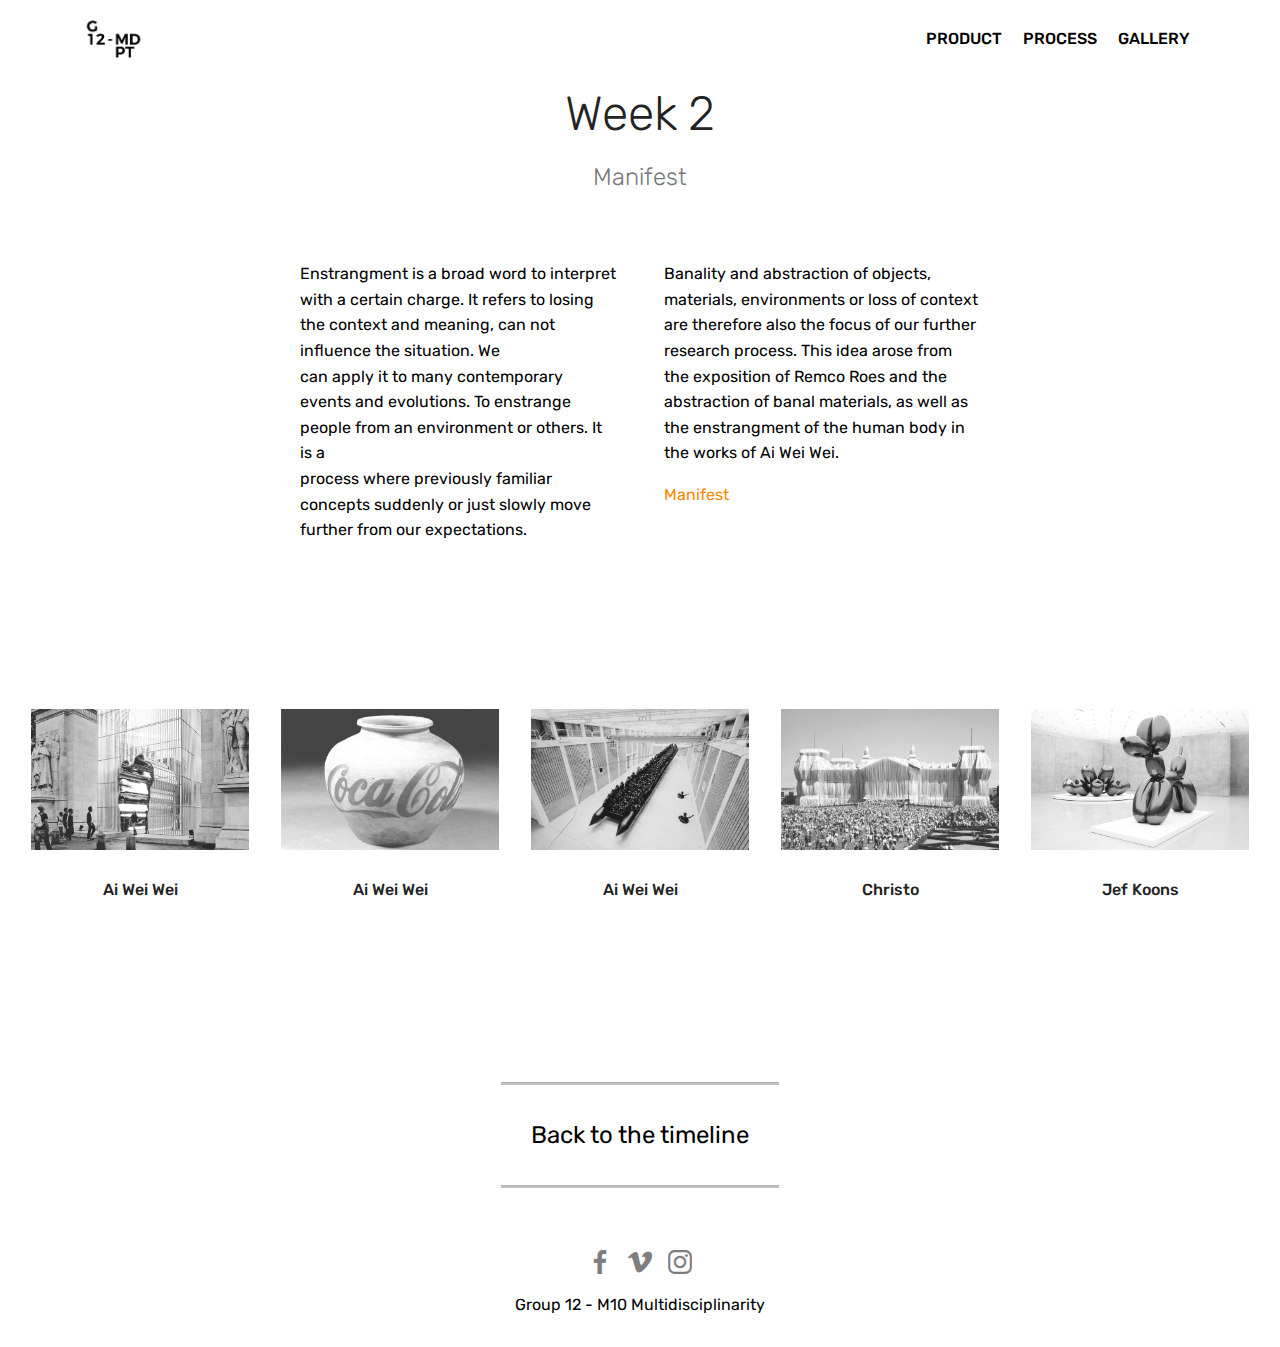
<file: Manifest.html>
<!DOCTYPE html>
<html>
<head>
  <!-- Site made with Mobirise Website Builder v4.4.1, https://mobirise.com -->
  <meta charset="UTF-8">
  <meta http-equiv="X-UA-Compatible" content="IE=edge">
  <meta name="generator" content="Mobirise v4.4.1, mobirise.com">
  <meta name="viewport" content="width=device-width, initial-scale=1">
  <link rel="shortcut icon" href="assets/images/logo-128x110.png" type="image/x-icon">
  <meta name="description" content="Manifest">
  <title>MANIFEST</title>
  <link rel="stylesheet" href="assets/web/assets/mobirise-icons/mobirise-icons.css">
  <link rel="stylesheet" href="assets/tether/tether.min.css">
  <link rel="stylesheet" href="assets/bootstrap/css/bootstrap.min.css">
  <link rel="stylesheet" href="assets/bootstrap/css/bootstrap-grid.min.css">
  <link rel="stylesheet" href="assets/bootstrap/css/bootstrap-reboot.min.css">
  <link rel="stylesheet" href="assets/dropdown/css/style.css">
  <link rel="stylesheet" href="assets/socicon/css/styles.css">
  <link rel="stylesheet" href="assets/theme/css/style.css">
  <link rel="stylesheet" href="assets/mobirise/css/mbr-additional.css" type="text/css">
  
  
  
</head>
<body>
<section class="menu cid-qGgohRHyjk" once="menu" id="menu2-g" data-rv-view="1361">

    

    <nav class="navbar navbar-expand beta-menu navbar-dropdown align-items-center navbar-fixed-top navbar-toggleable-sm">
        <button class="navbar-toggler navbar-toggler-right" type="button" data-toggle="collapse" data-target="#navbarSupportedContent" aria-controls="navbarSupportedContent" aria-expanded="false" aria-label="Toggle navigation">
            <div class="hamburger">
                <span></span>
                <span></span>
                <span></span>
                <span></span>
            </div>
        </button>
        <div class="menu-logo">
            <div class="navbar-brand">
                <span class="navbar-logo">
                    <a href="https://uafacultyofdesignsciences-group12.github.io/ENG/">
                        <img src="assets/images/logo-1153x999.png" alt="Mobirise" title="" media-simple="true" style="height: 3.8rem;">
                    </a>
                </span>
                
            </div>
        </div>
        <div class="collapse navbar-collapse" id="navbarSupportedContent">
            <ul class="navbar-nav nav-dropdown nav-right" data-app-modern-menu="true"><li class="nav-item">
                    <a class="nav-link link text-black display-4" href="index.html#slider1-2">
                        PRODUCT</a>
                </li>
                <li class="nav-item">
                    <a class="nav-link link text-black display-4" href="index.html#timeline1-7">
                        PROCESS</a>
                </li><li class="nav-item"><a class="nav-link link text-black display-4" href="index.html#slider1-9">
                        GALLERY</a></li></ul>
            
        </div>
    </nav>
</section>

<section class="engine"><a href="https://mobirise.co/m">bootstrap table</a></section><section class="mbr-section content4 cid-qGgKetuQzn" id="content4-i" data-rv-view="1363">

    

    <div class="container">
        <div class="media-container-row">
            <div class="title col-12 col-md-8">
                <h2 class="align-center pb-3 mbr-fonts-style display-2">
                    Week 2</h2>
                <h3 class="mbr-section-subtitle align-center mbr-light mbr-fonts-style display-5">
                    Manifest</h3>
                
            </div>
        </div>
    </div>
</section>

<section class="mbr-section article content3 cid-qGgKg7UHSv" id="content3-j" data-rv-view="1365">
      
     

    <div class="container">
        <div class="media-container-row">
            <div class="row col-12 col-md-8">
                <div class="col-12 col-md-6 pr-lg-4 mbr-text mbr-fonts-style display-7"><div><span style="font-size: 1rem;">Enstrangment is a broad word to interpret with a certain charge. It refers to losing the context and meaning, can not influence the situation. We
</span></div><div><span style="font-size: 1rem;">can apply it to many contemporary events and evolutions. To enstrange people from an environment or others. It is a
</span></div><div><span style="font-size: 1rem;">process where previously familiar concepts suddenly or just slowly move further from our expectations.</span></div></div>
                <div class="col-12 col-md-6 pl-lg-4 mbr-text mbr-fonts-style display-7"><p>Banality and abstraction of objects, materials, environments or loss of context are therefore also the focus of our further research process. This idea arose from the exposition of Remco Roes and the abstraction of banal materials, as well as the enstrangment of the human body in the works of Ai Wei Wei.</p><p><strong><a href="assets/files/Manifest.pdf" target="_blank" class="text-secondary">Manifest</a></strong></p></div>
            </div>
        </div>
    </div>
</section>

<section class="features3 cid-qGgLwYb7s9" id="features17-k" data-rv-view="1366">
    
    

    
    <div class="container-fluid">
        <div class="media-container-row">
            <div class="card p-3 col-12 col-md-6 my-col">
                <div class="card-wrapper">
                    <div class="card-img">
                        <img src="assets/images/aiweiwei-1-5508x3564.jpg" alt="Mobirise" title="" media-simple="true">
                    </div>
                    <div class="card-box">
                        <h4 class="card-title pb-3 mbr-fonts-style display-7">
                            Ai Wei Wei</h4>
                        
                    </div>
                </div>
            </div>

            <div class="card p-3 col-12 col-md-6 my-col">
                <div class="card-wrapper">
                    <div class="card-img">
                        <img src="assets/images/aiweiwei-2-5508x3564.jpg" alt="Mobirise" title="" media-simple="true">
                    </div>
                    <div class="card-box">
                        <h4 class="card-title pb-3 mbr-fonts-style display-7">
                            Ai Wei Wei</h4>
                        
                    </div>
                </div>
            </div>

            <div class="card p-3 col-12 col-md-6 my-col">
                <div class="card-wrapper">
                    <div class="card-img">
                        <img src="assets/images/aiweiwei-3-5508x3564.jpg" alt="Mobirise" title="" media-simple="true">
                    </div>
                    <div class="card-box">
                        <h4 class="card-title pb-3 mbr-fonts-style display-7">
                            Ai Wei Wei</h4>
                        
                    </div>
                </div>
            </div>

            <div class="card p-3 col-12 col-md-6 my-col">
                <div class="card-wrapper">
                    <div class="card-img">
                        <img src="assets/images/christo-1-5508x3564.jpg" alt="Mobirise" title="" media-simple="true">
                    </div>
                    <div class="card-box">
                        <h4 class="card-title pb-3 mbr-fonts-style display-7">
                            Christo</h4>
                        
                    </div>
                </div>
            </div>
            <div class="card p-3 col-12 col-md-6 my-col">
                <div class="card-wrapper">
                    <div class="card-img">
                        <img src="assets/images/jefkoons-1-5508x3564.jpg" alt="Mobirise" title="" media-simple="true">
                    </div>
                    <div class="card-box">
                        <h4 class="card-title pb-3 mbr-fonts-style display-7">
                            Jef Koons</h4>
                        
                    </div>
                </div>
            </div>
            
        </div>
    </div>
</section>

<section class="mbr-section article content9 cid-qGhrbcvOxN" id="content9-27" data-rv-view="1369">
    
     

    <div class="container">
        <div class="inner-container" style="width: 100%;">
            <hr class="line" style="width: 25%;">
            <div class="section-text align-center mbr-fonts-style display-5">
                    <a href="index.html#timeline1-7">Back to the timeline</a></div>
            <hr class="line" style="width: 25%;">
        </div>
        </div>
</section>

<section once="" class="cid-qGgAJutx0v" id="footer7-h" data-rv-view="1371">

    

    

    <div class="container">
        <div class="media-container-row align-center mbr-white">
            
            <div class="row social-row">
                <div class="social-list align-right pb-2">
                    
                    
                    
                    
                    
                    
                <div class="soc-item">
                        <a href="https://www.facebook.com/S-p-e-c-t-r-a-1027187777420555/" target="_blank">
                            <span class="mbr-iconfont mbr-iconfont-social socicon-facebook socicon" style="color: rgb(0, 0, 0);" media-simple="true"></span>
                        </a>
                    </div><div class="soc-item">
                        <a href="https://vimeo.com/user75667387" target="_blank">
                            <span class="mbr-iconfont mbr-iconfont-social socicon-vimeo socicon" style="color: rgb(0, 0, 0);" media-simple="true"></span>
                        </a>
                    </div><div class="soc-item">
                        <a href="https://www.instagram.com/md_g12/" target="_blank">
                            <span class="mbr-iconfont mbr-iconfont-social socicon-instagram socicon" style="color: rgb(0, 0, 0);" media-simple="true"></span>
                        </a>
                    </div></div>
            </div>
            <div class="row row-copirayt">
                <p class="mbr-text mb-0 mbr-fonts-style mbr-white align-center display-7">Group 12 - M10
Multidisciplinarity</p>
            </div>
        </div>
    </div>
</section>


  <script src="assets/web/assets/jquery/jquery.min.js"></script>
  <script src="assets/popper/popper.min.js"></script>
  <script src="assets/tether/tether.min.js"></script>
  <script src="assets/bootstrap/js/bootstrap.min.js"></script>
  <script src="assets/smooth-scroll/smooth-scroll.js"></script>
  <script src="assets/dropdown/js/script.min.js"></script>
  <script src="assets/touch-swipe/jquery.touch-swipe.min.js"></script>
  <script src="assets/theme/js/script.js"></script>
  
  
 <div id="scrollToTop" class="scrollToTop mbr-arrow-up"><a style="text-align: center;"><i class="mbri-down mbr-iconfont"></i></a></div>
  </body>
</html>
</file>
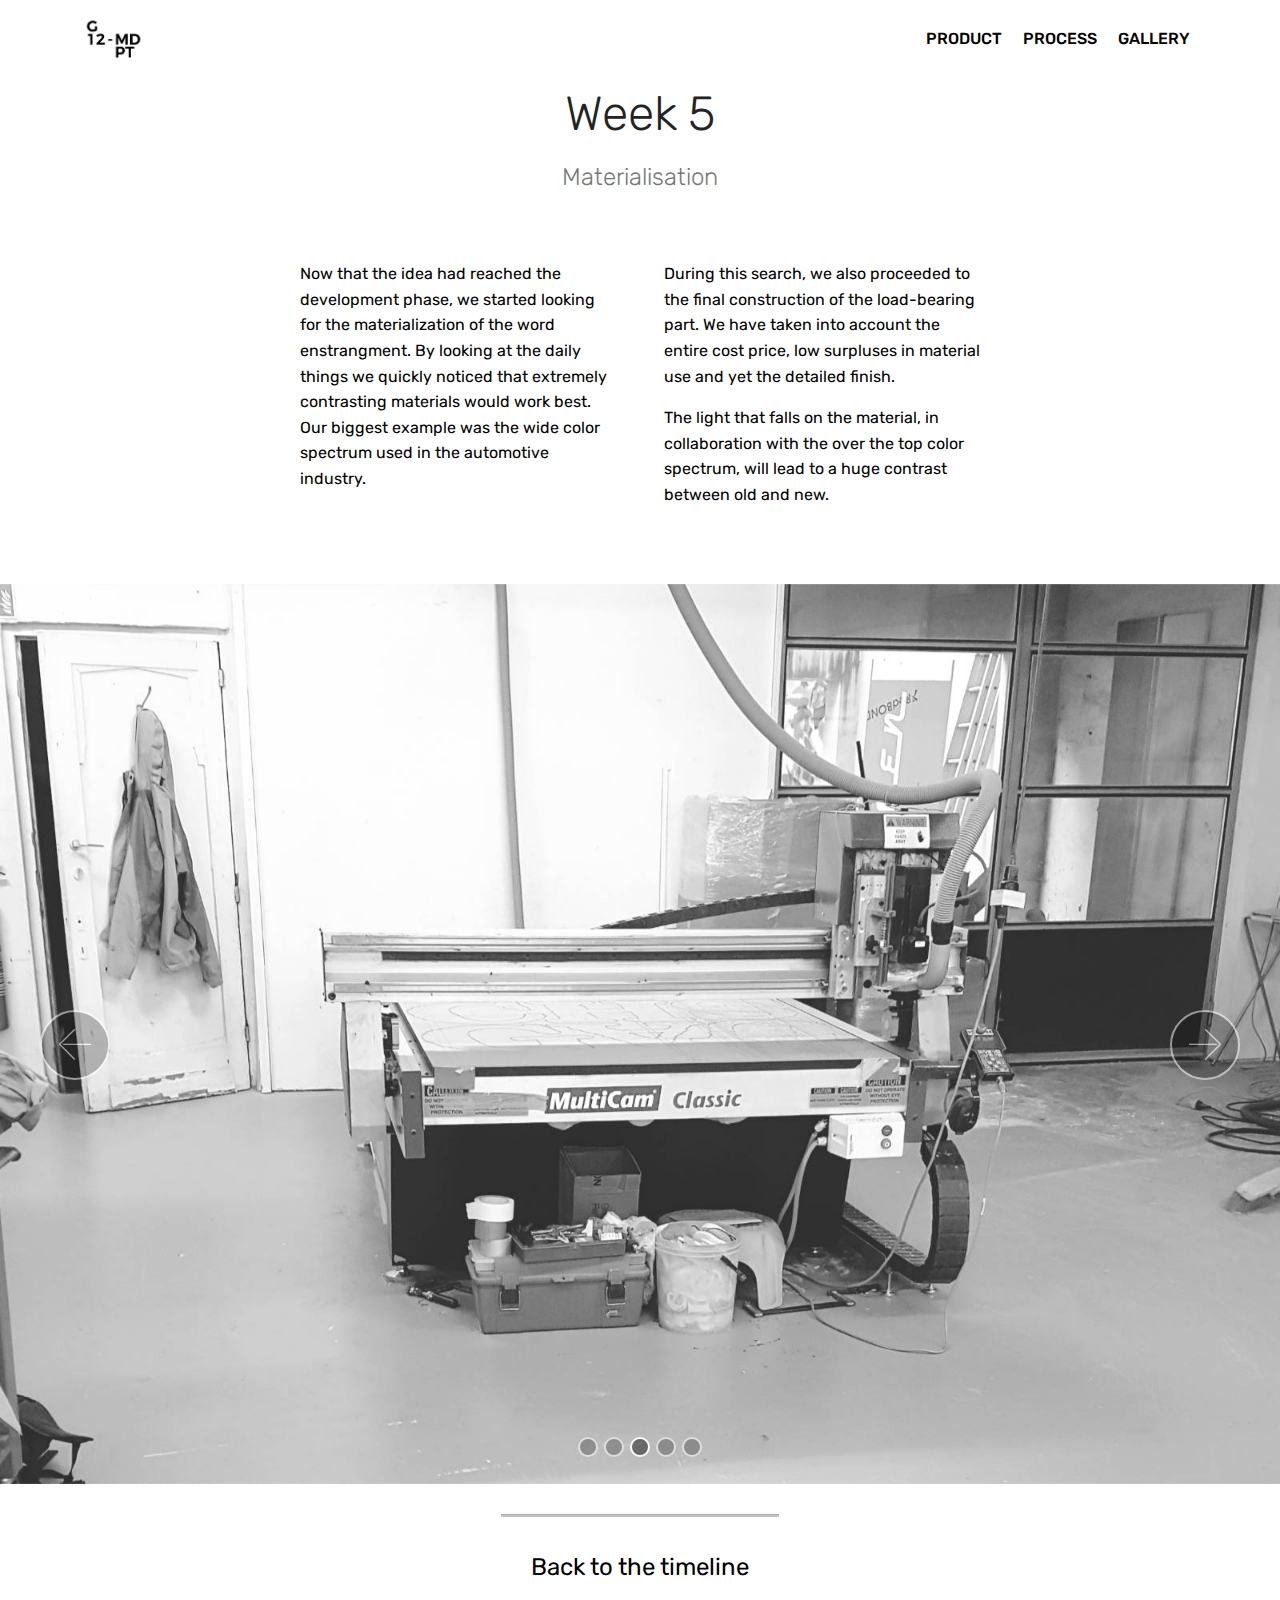
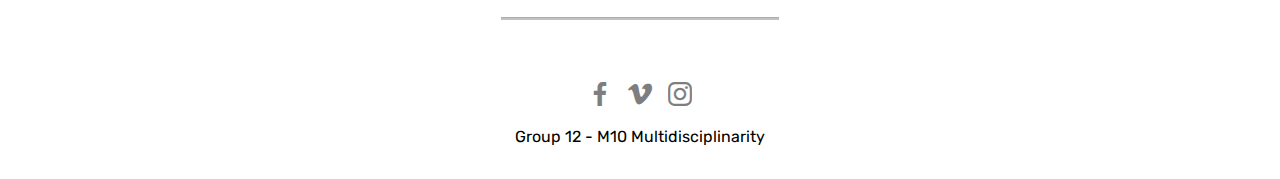
<file: Materials.html>
<!DOCTYPE html>
<html>
<head>
  <!-- Site made with Mobirise Website Builder v4.4.1, https://mobirise.com -->
  <meta charset="UTF-8">
  <meta http-equiv="X-UA-Compatible" content="IE=edge">
  <meta name="generator" content="Mobirise v4.4.1, mobirise.com">
  <meta name="viewport" content="width=device-width, initial-scale=1">
  <link rel="shortcut icon" href="assets/images/logo-128x110.png" type="image/x-icon">
  <meta name="description" content="Materials">
  <title>MATERIALS</title>
  <link rel="stylesheet" href="assets/web/assets/mobirise-icons/mobirise-icons.css">
  <link rel="stylesheet" href="assets/tether/tether.min.css">
  <link rel="stylesheet" href="assets/bootstrap/css/bootstrap.min.css">
  <link rel="stylesheet" href="assets/bootstrap/css/bootstrap-grid.min.css">
  <link rel="stylesheet" href="assets/bootstrap/css/bootstrap-reboot.min.css">
  <link rel="stylesheet" href="assets/dropdown/css/style.css">
  <link rel="stylesheet" href="assets/socicon/css/styles.css">
  <link rel="stylesheet" href="assets/theme/css/style.css">
  <link rel="stylesheet" href="assets/mobirise/css/mbr-additional.css" type="text/css">
  
  
  
</head>
<body>
<section class="menu cid-qGgohRHyjk" once="menu" id="menu2-15" data-rv-view="1654">

    

    <nav class="navbar navbar-expand beta-menu navbar-dropdown align-items-center navbar-fixed-top navbar-toggleable-sm">
        <button class="navbar-toggler navbar-toggler-right" type="button" data-toggle="collapse" data-target="#navbarSupportedContent" aria-controls="navbarSupportedContent" aria-expanded="false" aria-label="Toggle navigation">
            <div class="hamburger">
                <span></span>
                <span></span>
                <span></span>
                <span></span>
            </div>
        </button>
        <div class="menu-logo">
            <div class="navbar-brand">
                <span class="navbar-logo">
                    <a href="https://uafacultyofdesignsciences-group12.github.io/ENG/">
                        <img src="assets/images/logo-1153x999.png" alt="Mobirise" title="" media-simple="true" style="height: 3.8rem;">
                    </a>
                </span>
                
            </div>
        </div>
        <div class="collapse navbar-collapse" id="navbarSupportedContent">
            <ul class="navbar-nav nav-dropdown nav-right" data-app-modern-menu="true"><li class="nav-item">
                    <a class="nav-link link text-black display-4" href="index.html#slider1-2">
                        PRODUCT</a>
                </li>
                <li class="nav-item">
                    <a class="nav-link link text-black display-4" href="index.html#timeline1-7">
                        PROCESS</a>
                </li><li class="nav-item"><a class="nav-link link text-black display-4" href="index.html#slider1-9">
                        GALLERY</a></li></ul>
            
        </div>
    </nav>
</section>

<section class="engine"><a href="https://mobirise.co/b">site creator</a></section><section class="mbr-section content4 cid-qGgKetuQzn" id="content4-16" data-rv-view="1656">

    

    <div class="container">
        <div class="media-container-row">
            <div class="title col-12 col-md-8">
                <h2 class="align-center pb-3 mbr-fonts-style display-2">
                    Week 5</h2>
                <h3 class="mbr-section-subtitle align-center mbr-light mbr-fonts-style display-5">
                    Materialisation</h3>
                
            </div>
        </div>
    </div>
</section>

<section class="mbr-section article content3 cid-qGgKg7UHSv" id="content3-17" data-rv-view="1658">
      
     

    <div class="container">
        <div class="media-container-row">
            <div class="row col-12 col-md-8">
                <div class="col-12 col-md-6 pr-lg-4 mbr-text mbr-fonts-style display-7">Now that the idea had reached the development phase, we started looking for the materialization of the word enstrangment. By looking at the daily things we quickly noticed that extremely contrasting materials would work best. Our biggest example was the wide color spectrum used in the automotive industry.</div>
                <div class="col-12 col-md-6 pl-lg-4 mbr-text mbr-fonts-style display-7"><p>During this search, we also proceeded to the final construction of the load-bearing part. We have taken into account the entire cost price, low surpluses in material use and yet the detailed finish.
</p><p><span style="font-size: 1rem;">The light that falls on the material, in collaboration with the over the top color spectrum, will lead to a huge contrast between old and new.</span><br></p></div>
            </div>
        </div>
    </div>
</section>

<section class="carousel slide cid-qGgUb0SGMs" data-interval="false" id="slider1-1b" data-rv-view="1659">

    

    <div class="full-screen"><div class="mbr-slider slide carousel" data-pause="true" data-keyboard="false" data-ride="false" data-interval="false"><ol class="carousel-indicators"><li data-app-prevent-settings="" data-target="#slider1-1b" data-slide-to="0"></li><li data-app-prevent-settings="" data-target="#slider1-1b" data-slide-to="1"></li><li data-app-prevent-settings="" data-target="#slider1-1b" class=" active" data-slide-to="2"></li><li data-app-prevent-settings="" data-target="#slider1-1b" data-slide-to="3"></li><li data-app-prevent-settings="" data-target="#slider1-1b" data-slide-to="4"></li></ol><div class="carousel-inner" role="listbox"><div class="carousel-item slider-fullscreen-image" data-bg-video-slide="false" style="background-image: url(assets/images/25400975-10212963938567501-701129528-o-2000x1125.jpg);"><div class="container container-slide"><div class="image_wrapper"><img src="assets/images/25400975-10212963938567501-701129528-o-2000x1125.jpg"><div class="carousel-caption justify-content-center"><div class="col-10 align-center"></div></div></div></div></div><div class="carousel-item slider-fullscreen-image" data-bg-video-slide="false" style="background-image: url(assets/images/20180105-111508-2000x1500.jpg);"><div class="container container-slide"><div class="image_wrapper"><img src="assets/images/20180105-111508-2000x1500.jpg"><div class="carousel-caption justify-content-center"><div class="col-10 align-center"></div></div></div></div></div><div class="carousel-item slider-fullscreen-image active" data-bg-video-slide="false" style="background-image: url(assets/images/20180102-92324-2000x1125.jpg);"><div class="container container-slide"><div class="image_wrapper"><img src="assets/images/20180102-92324-2000x1125.jpg"><div class="carousel-caption justify-content-center"><div class="col-10 align-center"></div></div></div></div></div><div class="carousel-item slider-fullscreen-image" data-bg-video-slide="false" style="background-image: url(assets/images/25437485-10212963936967461-2073070936-n-960x528.jpg);"><div class="container container-slide"><div class="image_wrapper"><img src="assets/images/25437485-10212963936967461-2073070936-n-960x528.jpg"><div class="carousel-caption justify-content-center"><div class="col-10 align-center"></div></div></div></div></div><div class="carousel-item slider-fullscreen-image" data-bg-video-slide="false" style="background-image: url(assets/images/20180105-111516-2000x1500.jpg);"><div class="container container-slide"><div class="image_wrapper"><img src="assets/images/20180105-111516-2000x1500.jpg"><div class="carousel-caption justify-content-center"><div class="col-10 align-center"></div></div></div></div></div></div><a data-app-prevent-settings="" class="carousel-control carousel-control-prev" role="button" data-slide="prev" href="#slider1-1b"><span aria-hidden="true" class="mbri-left mbr-iconfont"></span><span class="sr-only">Previous</span></a><a data-app-prevent-settings="" class="carousel-control carousel-control-next" role="button" data-slide="next" href="#slider1-1b"><span aria-hidden="true" class="mbri-right mbr-iconfont"></span><span class="sr-only">Next</span></a></div></div>

</section>

<section class="mbr-section article content9 cid-qGhrjG8bQi" id="content9-2a" data-rv-view="1677">
    
     

    <div class="container">
        <div class="inner-container" style="width: 100%;">
            <hr class="line" style="width: 25%;">
            <div class="section-text align-center mbr-fonts-style display-5">
                    <a href="index.html#timeline1-7">Back to the timeline</a></div>
            <hr class="line" style="width: 25%;">
        </div>
        </div>
</section>

<section once="" class="cid-qGgAJutx0v" id="footer7-1a" data-rv-view="1679">

    

    

    <div class="container">
        <div class="media-container-row align-center mbr-white">
            
            <div class="row social-row">
                <div class="social-list align-right pb-2">
                    
                    
                    
                    
                    
                    
                <div class="soc-item">
                        <a href="https://www.facebook.com/S-p-e-c-t-r-a-1027187777420555/" target="_blank">
                            <span class="mbr-iconfont mbr-iconfont-social socicon-facebook socicon" style="color: rgb(0, 0, 0);" media-simple="true"></span>
                        </a>
                    </div><div class="soc-item">
                        <a href="https://vimeo.com/user75667387" target="_blank">
                            <span class="mbr-iconfont mbr-iconfont-social socicon-vimeo socicon" style="color: rgb(0, 0, 0);" media-simple="true"></span>
                        </a>
                    </div><div class="soc-item">
                        <a href="https://www.instagram.com/md_g12/" target="_blank">
                            <span class="mbr-iconfont mbr-iconfont-social socicon-instagram socicon" style="color: rgb(0, 0, 0);" media-simple="true"></span>
                        </a>
                    </div></div>
            </div>
            <div class="row row-copirayt">
                <p class="mbr-text mb-0 mbr-fonts-style mbr-white align-center display-7">Group 12 - M10
Multidisciplinarity</p>
            </div>
        </div>
    </div>
</section>


  <script src="assets/web/assets/jquery/jquery.min.js"></script>
  <script src="assets/popper/popper.min.js"></script>
  <script src="assets/tether/tether.min.js"></script>
  <script src="assets/bootstrap/js/bootstrap.min.js"></script>
  <script src="assets/smooth-scroll/smooth-scroll.js"></script>
  <script src="assets/dropdown/js/script.min.js"></script>
  <script src="assets/jquery-mb-ytplayer/jquery.mb.ytplayer.min.js"></script>
  <script src="assets/jquery-mb-vimeo_player/jquery.mb.vimeo_player.js"></script>
  <script src="assets/bootstrap-carousel-swipe/bootstrap-carousel-swipe.js"></script>
  <script src="assets/touch-swipe/jquery.touch-swipe.min.js"></script>
  <script src="assets/theme/js/script.js"></script>
  <script src="assets/mobirise-slider-video/script.js"></script>
  
  
 <div id="scrollToTop" class="scrollToTop mbr-arrow-up"><a style="text-align: center;"><i class="mbri-down mbr-iconfont"></i></a></div>
  </body>
</html>
</file>
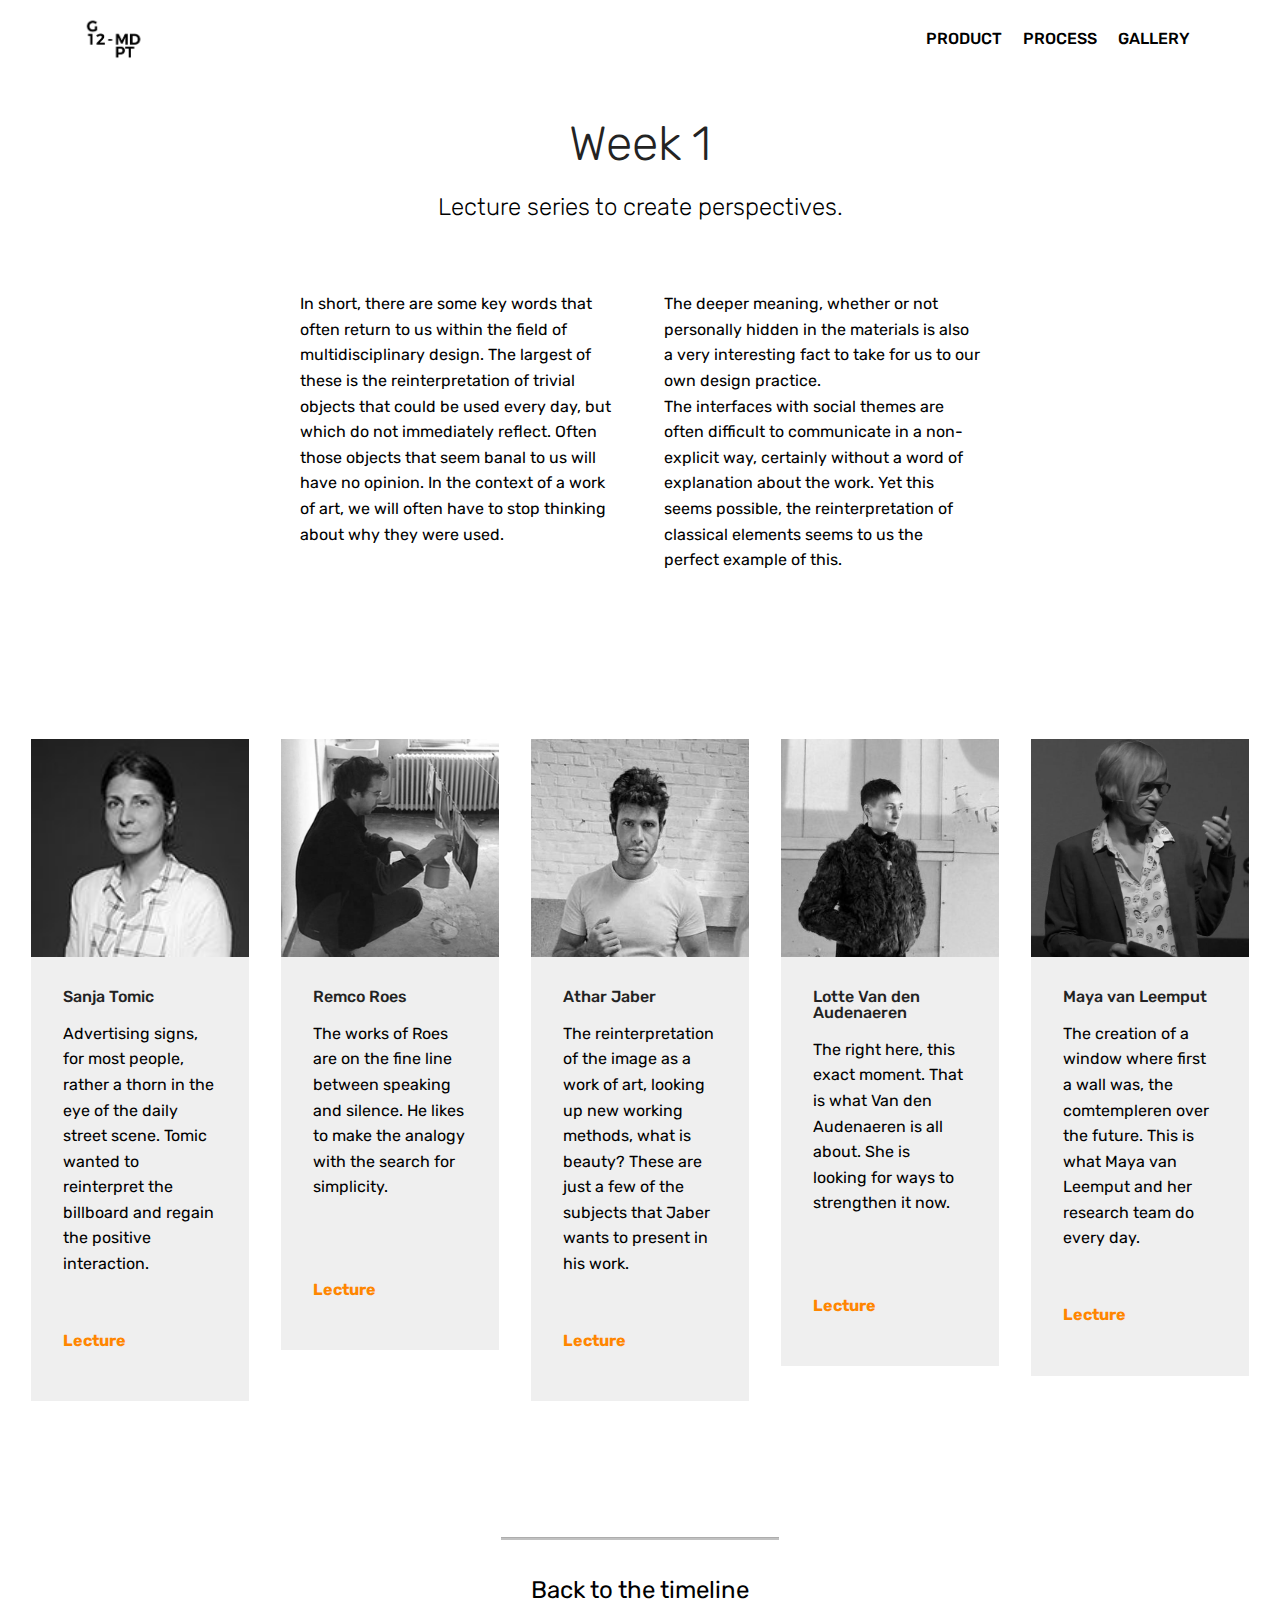
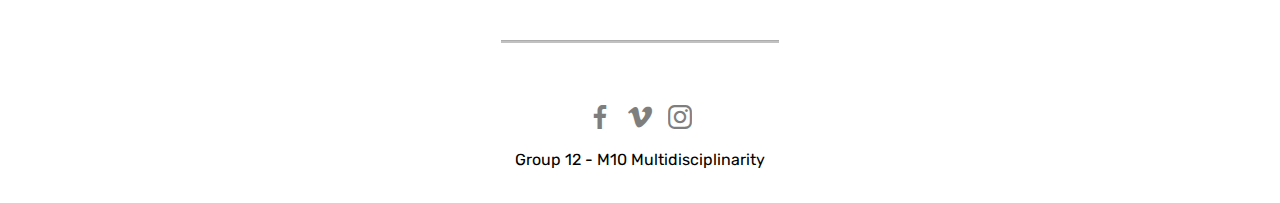
<file: Perspectives.html>
<!DOCTYPE html>
<html>
<head>
  <!-- Site made with Mobirise Website Builder v4.4.1, https://mobirise.com -->
  <meta charset="UTF-8">
  <meta http-equiv="X-UA-Compatible" content="IE=edge">
  <meta name="generator" content="Mobirise v4.4.1, mobirise.com">
  <meta name="viewport" content="width=device-width, initial-scale=1">
  <link rel="shortcut icon" href="assets/images/logo-128x110.png" type="image/x-icon">
  <meta name="description" content="Perspectives">
  <title>PERSPECTIVES</title>
  <link rel="stylesheet" href="assets/web/assets/mobirise-icons/mobirise-icons.css">
  <link rel="stylesheet" href="assets/tether/tether.min.css">
  <link rel="stylesheet" href="assets/bootstrap/css/bootstrap.min.css">
  <link rel="stylesheet" href="assets/bootstrap/css/bootstrap-grid.min.css">
  <link rel="stylesheet" href="assets/bootstrap/css/bootstrap-reboot.min.css">
  <link rel="stylesheet" href="assets/dropdown/css/style.css">
  <link rel="stylesheet" href="assets/socicon/css/styles.css">
  <link rel="stylesheet" href="assets/theme/css/style.css">
  <link rel="stylesheet" href="assets/mobirise/css/mbr-additional.css" type="text/css">
  
  
  
</head>
<body>
<section class="menu cid-qGgohRHyjk" once="menu" id="menu2-b" data-rv-view="1404">

    

    <nav class="navbar navbar-expand beta-menu navbar-dropdown align-items-center navbar-fixed-top navbar-toggleable-sm">
        <button class="navbar-toggler navbar-toggler-right" type="button" data-toggle="collapse" data-target="#navbarSupportedContent" aria-controls="navbarSupportedContent" aria-expanded="false" aria-label="Toggle navigation">
            <div class="hamburger">
                <span></span>
                <span></span>
                <span></span>
                <span></span>
            </div>
        </button>
        <div class="menu-logo">
            <div class="navbar-brand">
                <span class="navbar-logo">
                    <a href="https://uafacultyofdesignsciences-group12.github.io/ENG/">
                        <img src="assets/images/logo-1153x999.png" alt="Mobirise" title="" media-simple="true" style="height: 3.8rem;">
                    </a>
                </span>
                
            </div>
        </div>
        <div class="collapse navbar-collapse" id="navbarSupportedContent">
            <ul class="navbar-nav nav-dropdown nav-right" data-app-modern-menu="true"><li class="nav-item">
                    <a class="nav-link link text-black display-4" href="index.html#slider1-2">
                        PRODUCT</a>
                </li>
                <li class="nav-item">
                    <a class="nav-link link text-black display-4" href="index.html#timeline1-7">
                        PROCESS</a>
                </li><li class="nav-item"><a class="nav-link link text-black display-4" href="index.html#slider1-9">
                        GALLERY</a></li></ul>
            
        </div>
    </nav>
</section>

<section class="engine"><a href="https://mobirise.co/n">bootstrap modal</a></section><section class="mbr-section content4 cid-qGgGExvlTV" id="content4-f" data-rv-view="1406">

    

    <div class="container">
        <div class="media-container-row">
            <div class="title col-12 col-md-8">
                <h2 class="align-center pb-3 mbr-fonts-style display-2">
                    Week 1</h2>
                <h3 class="mbr-section-subtitle align-center mbr-light mbr-fonts-style display-5">Lecture series to create perspectives.</h3>
                
            </div>
        </div>
    </div>
</section>

<section class="mbr-section article content3 cid-qGgG9lNNPv" id="content3-e" data-rv-view="1408">
      
     

    <div class="container">
        <div class="media-container-row">
            <div class="row col-12 col-md-8">
                <div class="col-12 col-md-6 pr-lg-4 mbr-text mbr-fonts-style display-7"><p>In short, there are some key words that often return to us within the field of multidisciplinary design. The largest of these is the reinterpretation of trivial objects that could be used every day, but which do not immediately reflect. Often those objects that seem banal to us will have no opinion. In the context of a work of art, we will often have to stop thinking about why they were used.</p></div>
                <div class="col-12 col-md-6 pl-lg-4 mbr-text mbr-fonts-style display-7"><div>The deeper meaning, whether or not personally hidden in the materials is also a very interesting fact to take for us to our own design practice.
</div><div>The interfaces with social themes are often difficult to communicate in a non-explicit way, certainly without a word of explanation about the work. Yet this seems possible, the reinterpretation of classical elements seems to us the perfect example of this.</div></div>
            </div>
        </div>
    </div>
</section>

<section class="features3 cid-qGgE9MGGa5" id="features17-d" data-rv-view="1409">
    
    

    
    <div class="container-fluid">
        <div class="media-container-row">
            <div class="card p-3 col-12 col-md-6 my-col">
                <div class="card-wrapper">
                    <div class="card-img">
                        <img src="assets/images/sanja-tomic-150x150.jpg" alt="Mobirise" title="" media-simple="true">
                    </div>
                    <div class="card-box">
                        <h4 class="card-title pb-3 mbr-fonts-style display-7">
                            Sanja Tomic</h4>
                        <p class="mbr-text mbr-fonts-style display-7">
                            Advertising signs, for most people, rather a thorn in the eye of the daily street scene. Tomic wanted to reinterpret the billboard and regain the positive interaction.<br><br><br><a href="assets/files/Sanja_Tomic.pdf" target="_blank" class="text-secondary"><strong>Lecture</strong></a></p>
                    </div>
                </div>
            </div>

            <div class="card p-3 col-12 col-md-6 my-col">
                <div class="card-wrapper">
                    <div class="card-img">
                        <img src="assets/images/remco-roes-576x576.jpg" alt="Mobirise" title="" media-simple="true">
                    </div>
                    <div class="card-box">
                        <h4 class="card-title pb-3 mbr-fonts-style display-7">
                            Remco Roes</h4>
                        <p class="mbr-text mbr-fonts-style display-7">The works of Roes are on the fine line between speaking and silence. He likes to make the analogy with the search for simplicity.<br><br><br><br><a href="assets/files/Remco_Roes.pdf" class="text-secondary" target="_blank"><strong>Lecture</strong></a><br></p>
                    </div>
                </div>
            </div>

            <div class="card p-3 col-12 col-md-6 my-col">
                <div class="card-wrapper">
                    <div class="card-img">
                        <img src="assets/images/athar-jaber-352x352.jpg" alt="Mobirise" title="" media-simple="true">
                    </div>
                    <div class="card-box">
                        <h4 class="card-title pb-3 mbr-fonts-style display-7">
                            Athar Jaber</h4>
                        <p class="mbr-text mbr-fonts-style display-7">The reinterpretation of the image as a work of art, looking up new working methods, what is beauty? These are just a few of the subjects that Jaber wants to present in his work.
<br><br><br><a href="assets/files/Athar_Jaber.pdf" target="_blank" class="text-secondary"><strong>Lecture</strong></a><strong><a href="assets/files/Athar_Jaber.pdf" class="text-secondary" target="_blank"><br></a></strong></p>
                    </div>
                </div>
            </div>

            <div class="card p-3 col-12 col-md-6 my-col">
                <div class="card-wrapper">
                    <div class="card-img">
                        <img src="assets/images/lottevandenaudenaere-326x326.jpg" alt="Mobirise" title="" media-simple="true">
                    </div>
                    <div class="card-box">
                        <h4 class="card-title pb-3 mbr-fonts-style display-7">
                            Lotte Van den Audenaeren</h4>
                        <p class="mbr-text mbr-fonts-style display-7">
                           The right here, this exact moment. That is what Van den Audenaeren is all about. She is looking for ways to strengthen it now.<br><br><br><br><a href="assets/files/Lotte_VandenAudenaeren.pdf" target="_blank" class="text-secondary"><strong>Lecture</strong></a><br></p>
                    </div>
                </div>
            </div>
            <div class="card p-3 col-12 col-md-6 my-col">
                <div class="card-wrapper">
                    <div class="card-img">
                        <img src="assets/images/mayavanleemput-720x720.jpg" alt="Mobirise" title="" media-simple="true">
                    </div>
                    <div class="card-box">
                        <h4 class="card-title pb-3 mbr-fonts-style display-7">
                            Maya van Leemput</h4>
                        <p class="mbr-text mbr-fonts-style display-7">
                            The creation of a window where first a wall was, the comtempleren over the future. This is what Maya van Leemput and her research team do every day.<br><br><br><a href="assets/files/Maya_vanLeemput.pdf" class="text-secondary"><strong>Lecture</strong></a><br></p>
                    </div>
                </div>
            </div>
            
        </div>
    </div>
</section>

<section class="mbr-section article content9 cid-qGhr8hSN9z" id="content9-26" data-rv-view="1412">
    
     

    <div class="container">
        <div class="inner-container" style="width: 100%;">
            <hr class="line" style="width: 25%;">
            <div class="section-text align-center mbr-fonts-style display-5">
                    <a href="index.html#timeline1-7">Back to the timeline</a></div>
            <hr class="line" style="width: 25%;">
        </div>
        </div>
</section>

<section once="" class="cid-qGgAJutx0v" id="footer7-c" data-rv-view="1414">

    

    

    <div class="container">
        <div class="media-container-row align-center mbr-white">
            
            <div class="row social-row">
                <div class="social-list align-right pb-2">
                    
                    
                    
                    
                    
                    
                <div class="soc-item">
                        <a href="https://www.facebook.com/S-p-e-c-t-r-a-1027187777420555/" target="_blank">
                            <span class="mbr-iconfont mbr-iconfont-social socicon-facebook socicon" style="color: rgb(0, 0, 0);" media-simple="true"></span>
                        </a>
                    </div><div class="soc-item">
                        <a href="https://vimeo.com/user75667387" target="_blank">
                            <span class="mbr-iconfont mbr-iconfont-social socicon-vimeo socicon" style="color: rgb(0, 0, 0);" media-simple="true"></span>
                        </a>
                    </div><div class="soc-item">
                        <a href="https://www.instagram.com/md_g12/" target="_blank">
                            <span class="mbr-iconfont mbr-iconfont-social socicon-instagram socicon" style="color: rgb(0, 0, 0);" media-simple="true"></span>
                        </a>
                    </div></div>
            </div>
            <div class="row row-copirayt">
                <p class="mbr-text mb-0 mbr-fonts-style mbr-white align-center display-7">Group 12 - M10
Multidisciplinarity</p>
            </div>
        </div>
    </div>
</section>


  <script src="assets/web/assets/jquery/jquery.min.js"></script>
  <script src="assets/popper/popper.min.js"></script>
  <script src="assets/tether/tether.min.js"></script>
  <script src="assets/bootstrap/js/bootstrap.min.js"></script>
  <script src="assets/smooth-scroll/smooth-scroll.js"></script>
  <script src="assets/dropdown/js/script.min.js"></script>
  <script src="assets/touch-swipe/jquery.touch-swipe.min.js"></script>
  <script src="assets/theme/js/script.js"></script>
  
  
 <div id="scrollToTop" class="scrollToTop mbr-arrow-up"><a style="text-align: center;"><i class="mbri-down mbr-iconfont"></i></a></div>
  </body>
</html>
</file>
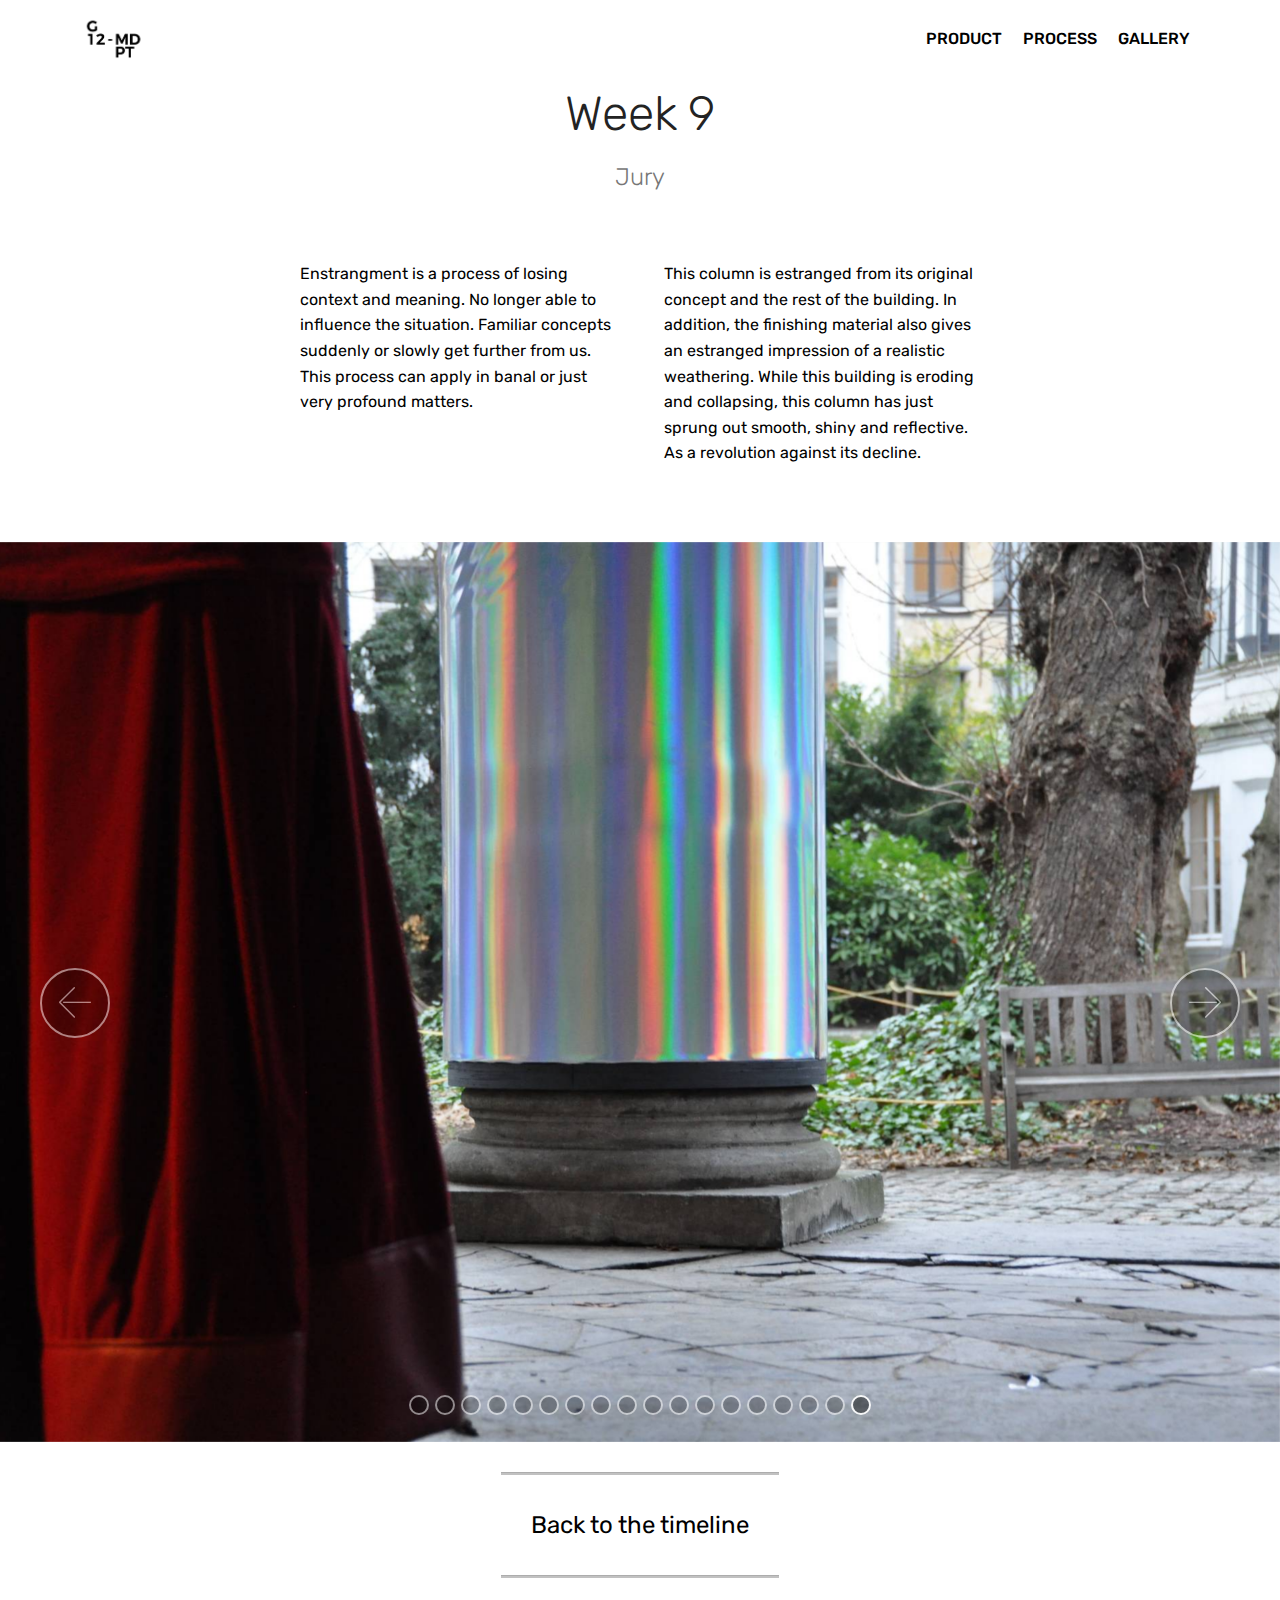
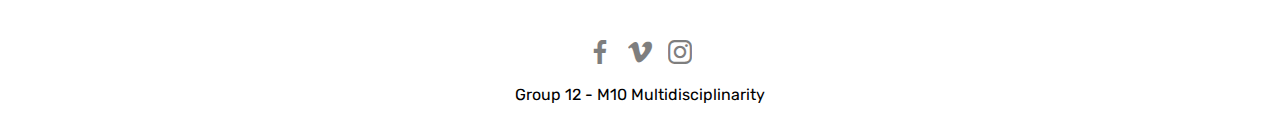
<file: Product.html>
<!DOCTYPE html>
<html>
<head>
  <!-- Site made with Mobirise Website Builder v4.4.1, https://mobirise.com -->
  <meta charset="UTF-8">
  <meta http-equiv="X-UA-Compatible" content="IE=edge">
  <meta name="generator" content="Mobirise v4.4.1, mobirise.com">
  <meta name="viewport" content="width=device-width, initial-scale=1">
  <link rel="shortcut icon" href="assets/images/logo-128x110.png" type="image/x-icon">
  <meta name="description" content="Product">
  <title>JURY</title>
  <link rel="stylesheet" href="assets/web/assets/mobirise-icons/mobirise-icons.css">
  <link rel="stylesheet" href="assets/tether/tether.min.css">
  <link rel="stylesheet" href="assets/bootstrap/css/bootstrap.min.css">
  <link rel="stylesheet" href="assets/bootstrap/css/bootstrap-grid.min.css">
  <link rel="stylesheet" href="assets/bootstrap/css/bootstrap-reboot.min.css">
  <link rel="stylesheet" href="assets/dropdown/css/style.css">
  <link rel="stylesheet" href="assets/socicon/css/styles.css">
  <link rel="stylesheet" href="assets/theme/css/style.css">
  <link rel="stylesheet" href="assets/mobirise/css/mbr-additional.css" type="text/css">
  
  
  
</head>
<body>
<section class="menu cid-qGgohRHyjk" once="menu" id="menu2-1l" data-rv-view="1509">

    

    <nav class="navbar navbar-expand beta-menu navbar-dropdown align-items-center navbar-fixed-top navbar-toggleable-sm">
        <button class="navbar-toggler navbar-toggler-right" type="button" data-toggle="collapse" data-target="#navbarSupportedContent" aria-controls="navbarSupportedContent" aria-expanded="false" aria-label="Toggle navigation">
            <div class="hamburger">
                <span></span>
                <span></span>
                <span></span>
                <span></span>
            </div>
        </button>
        <div class="menu-logo">
            <div class="navbar-brand">
                <span class="navbar-logo">
                    <a href="https://uafacultyofdesignsciences-group12.github.io/ENG/">
                        <img src="assets/images/logo-1153x999.png" alt="Mobirise" title="" media-simple="true" style="height: 3.8rem;">
                    </a>
                </span>
                
            </div>
        </div>
        <div class="collapse navbar-collapse" id="navbarSupportedContent">
            <ul class="navbar-nav nav-dropdown nav-right" data-app-modern-menu="true"><li class="nav-item">
                    <a class="nav-link link text-black display-4" href="index.html#slider1-2">
                        PRODUCT</a>
                </li>
                <li class="nav-item">
                    <a class="nav-link link text-black display-4" href="index.html#timeline1-7">
                        PROCESS</a>
                </li><li class="nav-item"><a class="nav-link link text-black display-4" href="index.html#slider1-9">
                        GALLERY</a></li></ul>
            
        </div>
    </nav>
</section>

<section class="engine"><a href="https://mobirise.co/d">free website software</a></section><section class="mbr-section content4 cid-qGgKetuQzn" id="content4-1m" data-rv-view="1511">

    

    <div class="container">
        <div class="media-container-row">
            <div class="title col-12 col-md-8">
                <h2 class="align-center pb-3 mbr-fonts-style display-2">
                    Week 9</h2>
                <h3 class="mbr-section-subtitle align-center mbr-light mbr-fonts-style display-5">
                    Jury</h3>
                
            </div>
        </div>
    </div>
</section>

<section class="mbr-section article content3 cid-qGgKg7UHSv" id="content3-1n" data-rv-view="1513">
      
     

    <div class="container">
        <div class="media-container-row">
            <div class="row col-12 col-md-8">
                <div class="col-12 col-md-6 pr-lg-4 mbr-text mbr-fonts-style display-7">Enstrangment is a process of losing context and meaning. No longer able to influence the situation. Familiar concepts suddenly or slowly get further from us. This process can apply in banal or just very profound matters.</div>
                <div class="col-12 col-md-6 pl-lg-4 mbr-text mbr-fonts-style display-7"><p>This column is estranged from its original concept and the rest of the building. In addition, the finishing material also gives an estranged impression of a realistic weathering. While this building is eroding and collapsing, this column has just sprung out smooth, shiny and reflective. As a revolution against its decline.</p></div>
            </div>
        </div>
    </div>
</section>

<section class="carousel slide cid-qGgXFLwKAT" data-interval="false" id="slider1-1x" data-rv-view="1514">

    

    <div class="full-screen"><div class="mbr-slider slide carousel" data-pause="true" data-keyboard="false" data-ride="false" data-interval="false"><ol class="carousel-indicators"><li data-app-prevent-settings="" data-target="#slider1-1x" data-slide-to="0"></li><li data-app-prevent-settings="" data-target="#slider1-1x" data-slide-to="1"></li><li data-app-prevent-settings="" data-target="#slider1-1x" data-slide-to="2"></li><li data-app-prevent-settings="" data-target="#slider1-1x" data-slide-to="3"></li><li data-app-prevent-settings="" data-target="#slider1-1x" data-slide-to="4"></li><li data-app-prevent-settings="" data-target="#slider1-1x" data-slide-to="5"></li><li data-app-prevent-settings="" data-target="#slider1-1x" data-slide-to="6"></li><li data-app-prevent-settings="" data-target="#slider1-1x" data-slide-to="7"></li><li data-app-prevent-settings="" data-target="#slider1-1x" data-slide-to="8"></li><li data-app-prevent-settings="" data-target="#slider1-1x" data-slide-to="9"></li><li data-app-prevent-settings="" data-target="#slider1-1x" data-slide-to="10"></li><li data-app-prevent-settings="" data-target="#slider1-1x" data-slide-to="11"></li><li data-app-prevent-settings="" data-target="#slider1-1x" data-slide-to="12"></li><li data-app-prevent-settings="" data-target="#slider1-1x" data-slide-to="13"></li><li data-app-prevent-settings="" data-target="#slider1-1x" data-slide-to="14"></li><li data-app-prevent-settings="" data-target="#slider1-1x" data-slide-to="15"></li><li data-app-prevent-settings="" data-target="#slider1-1x" data-slide-to="16"></li><li data-app-prevent-settings="" data-target="#slider1-1x" class=" active" data-slide-to="17"></li></ol><div class="carousel-inner" role="listbox"><div class="carousel-item slider-fullscreen-image" data-bg-video-slide="false" style="background-image: url(assets/images/dsc-60-2000x1328.jpg);"><div class="container container-slide"><div class="image_wrapper"><img src="assets/images/dsc-60-2000x1328.jpg"><div class="carousel-caption justify-content-center"><div class="col-10 align-right"></div></div></div></div></div><div class="carousel-item slider-fullscreen-image" data-bg-video-slide="false" style="background-image: url(assets/images/dsc-65-2000x1436.jpg);"><div class="container container-slide"><div class="image_wrapper"><img src="assets/images/dsc-65-2000x1436.jpg"><div class="carousel-caption justify-content-center"><div class="col-10 align-right"></div></div></div></div></div><div class="carousel-item slider-fullscreen-image" data-bg-video-slide="false" style="background-image: url(assets/images/dsc-66-2000x1328.jpg);"><div class="container container-slide"><div class="image_wrapper"><img src="assets/images/dsc-66-2000x1328.jpg"><div class="carousel-caption justify-content-center"><div class="col-10 align-right"></div></div></div></div></div><div class="carousel-item slider-fullscreen-image" data-bg-video-slide="false" style="background-image: url(assets/images/dsc-70-2000x1328.jpg);"><div class="container container-slide"><div class="image_wrapper"><img src="assets/images/dsc-70-2000x1328.jpg"><div class="carousel-caption justify-content-center"><div class="col-10 align-right"></div></div></div></div></div><div class="carousel-item slider-fullscreen-image" data-bg-video-slide="false" style="background-image: url(assets/images/dsc-72-2000x1328.jpg);"><div class="container container-slide"><div class="image_wrapper"><img src="assets/images/dsc-72-2000x1328.jpg"><div class="carousel-caption justify-content-center"><div class="col-10 align-right"></div></div></div></div></div><div class="carousel-item slider-fullscreen-image" data-bg-video-slide="false" style="background-image: url(assets/images/dsc-73-2000x1328.jpg);"><div class="container container-slide"><div class="image_wrapper"><img src="assets/images/dsc-73-2000x1328.jpg"><div class="carousel-caption justify-content-center"><div class="col-10 align-right"></div></div></div></div></div><div class="carousel-item slider-fullscreen-image" data-bg-video-slide="false" style="background-image: url(assets/images/dsc-76-2000x1328.jpg);"><div class="container container-slide"><div class="image_wrapper"><img src="assets/images/dsc-76-2000x1328.jpg"><div class="carousel-caption justify-content-center"><div class="col-10 align-right"></div></div></div></div></div><div class="carousel-item slider-fullscreen-image" data-bg-video-slide="false" style="background-image: url(assets/images/dsc-80-2000x1328.jpg);"><div class="container container-slide"><div class="image_wrapper"><img src="assets/images/dsc-80-2000x1328.jpg"><div class="carousel-caption justify-content-center"><div class="col-10 align-right"></div></div></div></div></div><div class="carousel-item slider-fullscreen-image" data-bg-video-slide="false" style="background-image: url(assets/images/dsc-85-2000x1328.jpg);"><div class="container container-slide"><div class="image_wrapper"><img src="assets/images/dsc-85-2000x1328.jpg"><div class="carousel-caption justify-content-center"><div class="col-10 align-right"></div></div></div></div></div><div class="carousel-item slider-fullscreen-image" data-bg-video-slide="false" style="background-image: url(assets/images/dsc-92-2000x1328.jpg);"><div class="container container-slide"><div class="image_wrapper"><img src="assets/images/dsc-92-2000x1328.jpg"><div class="carousel-caption justify-content-center"><div class="col-10 align-right"></div></div></div></div></div><div class="carousel-item slider-fullscreen-image" data-bg-video-slide="false" style="background-image: url(assets/images/dsc-93-2000x1328.jpg);"><div class="container container-slide"><div class="image_wrapper"><img src="assets/images/dsc-93-2000x1328.jpg"><div class="carousel-caption justify-content-center"><div class="col-10 align-right"></div></div></div></div></div><div class="carousel-item slider-fullscreen-image" data-bg-video-slide="false" style="background-image: url(assets/images/dsc-99-2000x1328.jpg);"><div class="container container-slide"><div class="image_wrapper"><img src="assets/images/dsc-99-2000x1328.jpg"><div class="carousel-caption justify-content-center"><div class="col-10 align-right"></div></div></div></div></div><div class="carousel-item slider-fullscreen-image" data-bg-video-slide="false" style="background-image: url(assets/images/dsc-102-2000x1328.jpg);"><div class="container container-slide"><div class="image_wrapper"><img src="assets/images/dsc-102-2000x1328.jpg"><div class="carousel-caption justify-content-center"><div class="col-10 align-right"></div></div></div></div></div><div class="carousel-item slider-fullscreen-image" data-bg-video-slide="false" style="background-image: url(assets/images/dsc-104-2000x1328.jpg);"><div class="container container-slide"><div class="image_wrapper"><img src="assets/images/dsc-104-2000x1328.jpg"><div class="carousel-caption justify-content-center"><div class="col-10 align-right"></div></div></div></div></div><div class="carousel-item slider-fullscreen-image" data-bg-video-slide="false" style="background-image: url(assets/images/dsc-122-2000x1328.jpg);"><div class="container container-slide"><div class="image_wrapper"><img src="assets/images/dsc-122-2000x1328.jpg"><div class="carousel-caption justify-content-center"><div class="col-10 align-right"></div></div></div></div></div><div class="carousel-item slider-fullscreen-image" data-bg-video-slide="false" style="background-image: url(assets/images/dsc-123-2000x1328.jpg);"><div class="container container-slide"><div class="image_wrapper"><img src="assets/images/dsc-123-2000x1328.jpg"><div class="carousel-caption justify-content-center"><div class="col-10 align-right"></div></div></div></div></div><div class="carousel-item slider-fullscreen-image" data-bg-video-slide="false" style="background-image: url(assets/images/dsc-126-2000x1328.jpg);"><div class="container container-slide"><div class="image_wrapper"><img src="assets/images/dsc-126-2000x1328.jpg"><div class="carousel-caption justify-content-center"><div class="col-10 align-right"></div></div></div></div></div><div class="carousel-item slider-fullscreen-image active" data-bg-video-slide="false" style="background-image: url(assets/images/dsc-130-2000x1328.jpg);"><div class="container container-slide"><div class="image_wrapper"><img src="assets/images/dsc-130-2000x1328.jpg"><div class="carousel-caption justify-content-center"><div class="col-10 align-right"></div></div></div></div></div></div><a data-app-prevent-settings="" class="carousel-control carousel-control-prev" role="button" data-slide="prev" href="#slider1-1x"><span aria-hidden="true" class="mbri-left mbr-iconfont"></span><span class="sr-only">Previous</span></a><a data-app-prevent-settings="" class="carousel-control carousel-control-next" role="button" data-slide="next" href="#slider1-1x"><span aria-hidden="true" class="mbri-right mbr-iconfont"></span><span class="sr-only">Next</span></a></div></div>

</section>

<section class="mbr-section article content9 cid-qGhrpnuPEK" id="content9-2c" data-rv-view="1571">
    
     

    <div class="container">
        <div class="inner-container" style="width: 100%;">
            <hr class="line" style="width: 25%;">
            <div class="section-text align-center mbr-fonts-style display-5">
                    <a href="index.html#timeline1-7">Back to the timeline</a></div>
            <hr class="line" style="width: 25%;">
        </div>
        </div>
</section>

<section once="" class="cid-qGgAJutx0v" id="footer7-1q" data-rv-view="1573">

    

    

    <div class="container">
        <div class="media-container-row align-center mbr-white">
            
            <div class="row social-row">
                <div class="social-list align-right pb-2">
                    
                    
                    
                    
                    
                    
                <div class="soc-item">
                        <a href="https://www.facebook.com/S-p-e-c-t-r-a-1027187777420555/" target="_blank">
                            <span class="mbr-iconfont mbr-iconfont-social socicon-facebook socicon" style="color: rgb(0, 0, 0);" media-simple="true"></span>
                        </a>
                    </div><div class="soc-item">
                        <a href="https://vimeo.com/user75667387" target="_blank">
                            <span class="mbr-iconfont mbr-iconfont-social socicon-vimeo socicon" style="color: rgb(0, 0, 0);" media-simple="true"></span>
                        </a>
                    </div><div class="soc-item">
                        <a href="https://www.instagram.com/md_g12/" target="_blank">
                            <span class="mbr-iconfont mbr-iconfont-social socicon-instagram socicon" style="color: rgb(0, 0, 0);" media-simple="true"></span>
                        </a>
                    </div></div>
            </div>
            <div class="row row-copirayt">
                <p class="mbr-text mb-0 mbr-fonts-style mbr-white align-center display-7">Group 12 - M10
Multidisciplinarity</p>
            </div>
        </div>
    </div>
</section>


  <script src="assets/web/assets/jquery/jquery.min.js"></script>
  <script src="assets/popper/popper.min.js"></script>
  <script src="assets/tether/tether.min.js"></script>
  <script src="assets/bootstrap/js/bootstrap.min.js"></script>
  <script src="assets/smooth-scroll/smooth-scroll.js"></script>
  <script src="assets/dropdown/js/script.min.js"></script>
  <script src="assets/jquery-mb-ytplayer/jquery.mb.ytplayer.min.js"></script>
  <script src="assets/jquery-mb-vimeo_player/jquery.mb.vimeo_player.js"></script>
  <script src="assets/bootstrap-carousel-swipe/bootstrap-carousel-swipe.js"></script>
  <script src="assets/touch-swipe/jquery.touch-swipe.min.js"></script>
  <script src="assets/theme/js/script.js"></script>
  <script src="assets/mobirise-slider-video/script.js"></script>
  
  
 <div id="scrollToTop" class="scrollToTop mbr-arrow-up"><a style="text-align: center;"><i class="mbri-down mbr-iconfont"></i></a></div>
  </body>
</html>
</file>
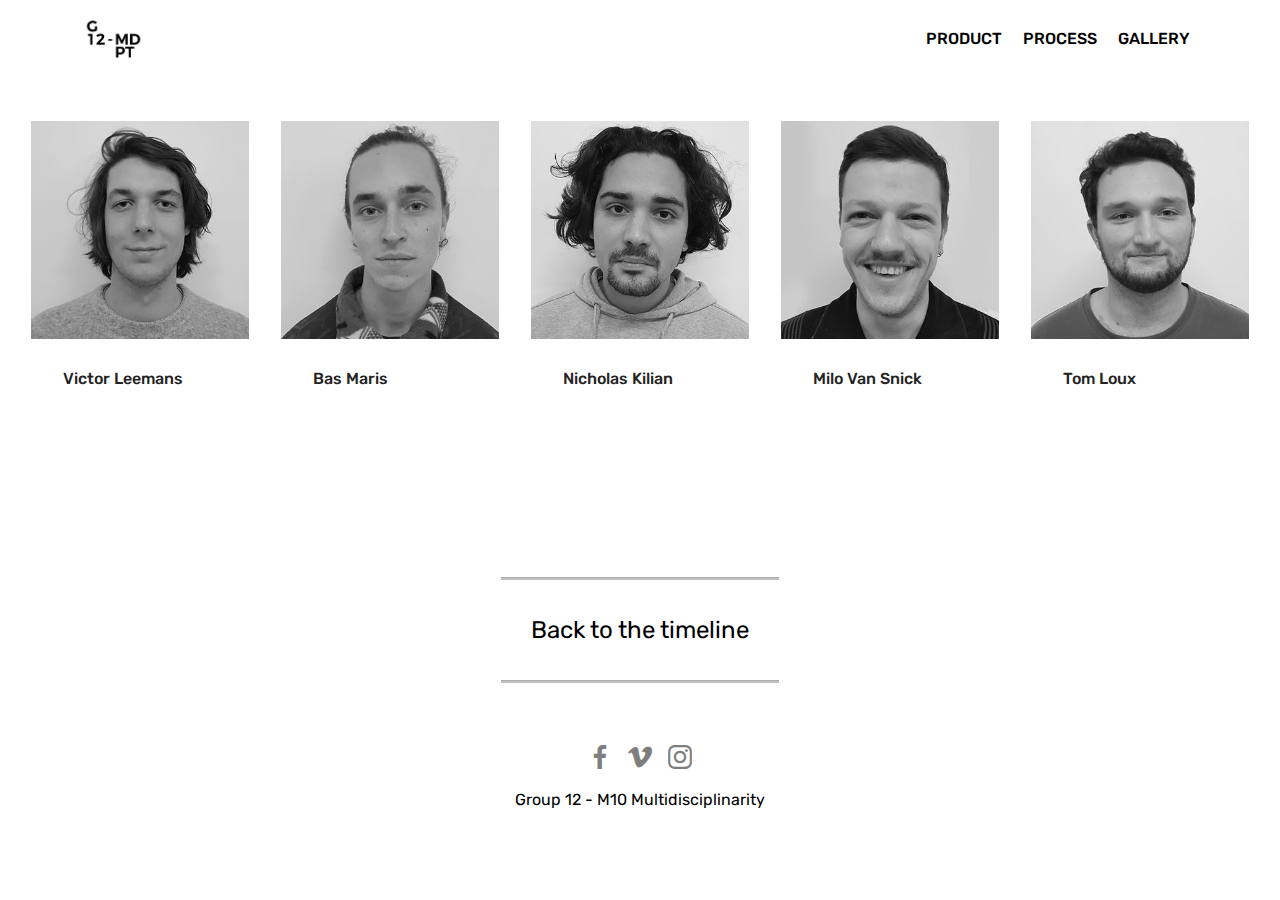
<file: Team.html>
<!DOCTYPE html>
<html>
<head>
  <!-- Site made with Mobirise Website Builder v4.4.1, https://mobirise.com -->
  <meta charset="UTF-8">
  <meta http-equiv="X-UA-Compatible" content="IE=edge">
  <meta name="generator" content="Mobirise v4.4.1, mobirise.com">
  <meta name="viewport" content="width=device-width, initial-scale=1">
  <link rel="shortcut icon" href="assets/images/logo-128x110.png" type="image/x-icon">
  <meta name="description" content="TEAM">
  <title>TEAM</title>
  <link rel="stylesheet" href="assets/web/assets/mobirise-icons/mobirise-icons.css">
  <link rel="stylesheet" href="assets/tether/tether.min.css">
  <link rel="stylesheet" href="assets/bootstrap/css/bootstrap.min.css">
  <link rel="stylesheet" href="assets/bootstrap/css/bootstrap-grid.min.css">
  <link rel="stylesheet" href="assets/bootstrap/css/bootstrap-reboot.min.css">
  <link rel="stylesheet" href="assets/dropdown/css/style.css">
  <link rel="stylesheet" href="assets/socicon/css/styles.css">
  <link rel="stylesheet" href="assets/theme/css/style.css">
  <link rel="stylesheet" href="assets/mobirise/css/mbr-additional.css" type="text/css">
  
  
  
</head>
<body>
<section class="menu cid-qGgohRHyjk" once="menu" id="menu2-10" data-rv-view="1384">

    

    <nav class="navbar navbar-expand beta-menu navbar-dropdown align-items-center navbar-fixed-top navbar-toggleable-sm">
        <button class="navbar-toggler navbar-toggler-right" type="button" data-toggle="collapse" data-target="#navbarSupportedContent" aria-controls="navbarSupportedContent" aria-expanded="false" aria-label="Toggle navigation">
            <div class="hamburger">
                <span></span>
                <span></span>
                <span></span>
                <span></span>
            </div>
        </button>
        <div class="menu-logo">
            <div class="navbar-brand">
                <span class="navbar-logo">
                    <a href="https://uafacultyofdesignsciences-group12.github.io/ENG/">
                        <img src="assets/images/logo-1153x999.png" alt="Mobirise" title="" media-simple="true" style="height: 3.8rem;">
                    </a>
                </span>
                
            </div>
        </div>
        <div class="collapse navbar-collapse" id="navbarSupportedContent">
            <ul class="navbar-nav nav-dropdown nav-right" data-app-modern-menu="true"><li class="nav-item">
                    <a class="nav-link link text-black display-4" href="index.html#slider1-2">
                        PRODUCT</a>
                </li>
                <li class="nav-item">
                    <a class="nav-link link text-black display-4" href="index.html#timeline1-7">
                        PROCESS</a>
                </li><li class="nav-item"><a class="nav-link link text-black display-4" href="index.html#slider1-9">
                        GALLERY</a></li></ul>
            
        </div>
    </nav>
</section>

<section class="engine"><a href="https://mobirise.co/n">bootstrap modal</a></section><section class="features3 cid-qGgS91Icvz" id="features17-14" data-rv-view="1386">
    
    

    
    <div class="container-fluid">
        <div class="media-container-row">
            <div class="card p-3 col-12 col-md-6 my-col">
                <div class="card-wrapper">
                    <div class="card-img">
                        <img src="assets/images/20180102-172936-352x352.jpg" alt="Mobirise" title="" media-simple="true">
                    </div>
                    <div class="card-box">
                        <h4 class="card-title pb-3 mbr-fonts-style display-7">
                            Victor Leemans<br><br><br><br><br><br></h4>
                        <p class="mbr-text mbr-fonts-style display-7"></p>
                    </div>
                </div>
            </div>

            <div class="card p-3 col-12 col-md-6 my-col">
                <div class="card-wrapper">
                    <div class="card-img">
                        <img src="assets/images/20180102-173052-352x352.jpg" alt="Mobirise" title="" media-simple="true">
                    </div>
                    <div class="card-box">
                        <h4 class="card-title pb-3 mbr-fonts-style display-7">
                            Bas Maris<br><br><br><br><br><br></h4>
                        <p class="mbr-text mbr-fonts-style display-7"></p>
                    </div>
                </div>
            </div>

            <div class="card p-3 col-12 col-md-6 my-col">
                <div class="card-wrapper">
                    <div class="card-img">
                        <img src="assets/images/20180102-173208-352x352.jpg" alt="Mobirise" title="" media-simple="true">
                    </div>
                    <div class="card-box">
                        <h4 class="card-title pb-3 mbr-fonts-style display-7">
                            Nicholas Kilian</h4>
                        <p class="mbr-text mbr-fonts-style display-7"></p>
                    </div>
                </div>
            </div>

            <div class="card p-3 col-12 col-md-6 my-col">
                <div class="card-wrapper">
                    <div class="card-img">
                        <img src="assets/images/20180102-173320-352x352.jpg" alt="Mobirise" title="" media-simple="true">
                    </div>
                    <div class="card-box">
                        <h4 class="card-title pb-3 mbr-fonts-style display-7">
                            Milo Van Snick</h4>
                        <p class="mbr-text mbr-fonts-style display-7"></p>
                    </div>
                </div>
            </div>
            <div class="card p-3 col-12 col-md-6 my-col">
                <div class="card-wrapper">
                    <div class="card-img">
                        <img src="assets/images/20180102-173613-352x352.jpg" alt="Mobirise" title="" media-simple="true">
                    </div>
                    <div class="card-box">
                        <h4 class="card-title pb-3 mbr-fonts-style display-7">
                            Tom Loux</h4>
                        <p class="mbr-text mbr-fonts-style display-7"></p>
                    </div>
                </div>
            </div>
            
        </div>
    </div>
</section>

<section class="mbr-section article content9 cid-qGgVdSTJyS" id="content9-1d" data-rv-view="1389">
    
     

    <div class="container">
        <div class="inner-container" style="width: 100%;">
            <hr class="line" style="width: 25%;">
            <div class="section-text align-center mbr-fonts-style display-5">
                    <a href="index.html#timeline1-7">Back to the timeline</a></div>
            <hr class="line" style="width: 25%;">
        </div>
        </div>
</section>

<section once="" class="cid-qGgAJutx0v" id="footer7-11" data-rv-view="1391">

    

    

    <div class="container">
        <div class="media-container-row align-center mbr-white">
            
            <div class="row social-row">
                <div class="social-list align-right pb-2">
                    
                    
                    
                    
                    
                    
                <div class="soc-item">
                        <a href="https://www.facebook.com/S-p-e-c-t-r-a-1027187777420555/" target="_blank">
                            <span class="mbr-iconfont mbr-iconfont-social socicon-facebook socicon" style="color: rgb(0, 0, 0);" media-simple="true"></span>
                        </a>
                    </div><div class="soc-item">
                        <a href="https://vimeo.com/user75667387" target="_blank">
                            <span class="mbr-iconfont mbr-iconfont-social socicon-vimeo socicon" style="color: rgb(0, 0, 0);" media-simple="true"></span>
                        </a>
                    </div><div class="soc-item">
                        <a href="https://www.instagram.com/md_g12/" target="_blank">
                            <span class="mbr-iconfont mbr-iconfont-social socicon-instagram socicon" style="color: rgb(0, 0, 0);" media-simple="true"></span>
                        </a>
                    </div></div>
            </div>
            <div class="row row-copirayt">
                <p class="mbr-text mb-0 mbr-fonts-style mbr-white align-center display-7">Group 12 - M10
Multidisciplinarity</p>
            </div>
        </div>
    </div>
</section>


  <script src="assets/web/assets/jquery/jquery.min.js"></script>
  <script src="assets/popper/popper.min.js"></script>
  <script src="assets/tether/tether.min.js"></script>
  <script src="assets/bootstrap/js/bootstrap.min.js"></script>
  <script src="assets/smooth-scroll/smooth-scroll.js"></script>
  <script src="assets/dropdown/js/script.min.js"></script>
  <script src="assets/touch-swipe/jquery.touch-swipe.min.js"></script>
  <script src="assets/theme/js/script.js"></script>
  
  
 <div id="scrollToTop" class="scrollToTop mbr-arrow-up"><a style="text-align: center;"><i class="mbri-down mbr-iconfont"></i></a></div>
  </body>
</html>
</file>
<file: assets/web/assets/mobirise-icons/mobirise-icons.css>
@font-face {
  font-family: 'MobiriseIcons';
  src:  url('mobirise-icons.eot?spat4u');
  src:  url('mobirise-icons.eot?spat4u#iefix') format('embedded-opentype'),
    url('mobirise-icons.ttf?spat4u') format('truetype'),
    url('mobirise-icons.woff?spat4u') format('woff'),
    url('mobirise-icons.svg?spat4u#MobiriseIcons') format('svg');
  font-weight: normal;
  font-style: normal;
}

[class^="mbri-"], [class*=" mbri-"] {
  /* use !important to prevent issues with browser extensions that change fonts */
  font-family: MobiriseIcons !important;
  speak: none;
  font-style: normal;
  font-weight: normal;
  font-variant: normal;
  text-transform: none;
  line-height: 1;

  /* Better Font Rendering =========== */
  -webkit-font-smoothing: antialiased;
  -moz-osx-font-smoothing: grayscale;
}

.mbri-add-submenu:before {
  content: "\e900";
}
.mbri-alert:before {
  content: "\e901";
}
.mbri-align-center:before {
  content: "\e902";
}
.mbri-align-justify:before {
  content: "\e903";
}
.mbri-align-left:before {
  content: "\e904";
}
.mbri-align-right:before {
  content: "\e905";
}
.mbri-android:before {
  content: "\e906";
}
.mbri-apple:before {
  content: "\e907";
}
.mbri-arrow-down:before {
  content: "\e908";
}
.mbri-arrow-next:before {
  content: "\e909";
}
.mbri-arrow-prev:before {
  content: "\e90a";
}
.mbri-arrow-up:before {
  content: "\e90b";
}
.mbri-bold:before {
  content: "\e90c";
}
.mbri-bookmark:before {
  content: "\e90d";
}
.mbri-bootstrap:before {
  content: "\e90e";
}
.mbri-briefcase:before {
  content: "\e90f";
}
.mbri-browse:before {
  content: "\e910";
}
.mbri-bulleted-list:before {
  content: "\e911";
}
.mbri-calendar:before {
  content: "\e912";
}
.mbri-camera:before {
  content: "\e913";
}
.mbri-cart-add:before {
  content: "\e914";
}
.mbri-cart-full:before {
  content: "\e915";
}
.mbri-cash:before {
  content: "\e916";
}
.mbri-change-style:before {
  content: "\e917";
}
.mbri-chat:before {
  content: "\e918";
}
.mbri-clock:before {
  content: "\e919";
}
.mbri-close:before {
  content: "\e91a";
}
.mbri-cloud:before {
  content: "\e91b";
}
.mbri-code:before {
  content: "\e91c";
}
.mbri-contact-form:before {
  content: "\e91d";
}
.mbri-credit-card:before {
  content: "\e91e";
}
.mbri-cursor-click:before {
  content: "\e91f";
}
.mbri-cust-feedback:before {
  content: "\e920";
}
.mbri-database:before {
  content: "\e921";
}
.mbri-delivery:before {
  content: "\e922";
}
.mbri-desktop:before {
  content: "\e923";
}
.mbri-devices:before {
  content: "\e924";
}
.mbri-down:before {
  content: "\e925";
}
.mbri-download:before {
  content: "\e989";
}
.mbri-drag-n-drop:before {
  content: "\e927";
}
.mbri-drag-n-drop2:before {
  content: "\e928";
}
.mbri-edit:before {
  content: "\e929";
}
.mbri-edit2:before {
  content: "\e92a";
}
.mbri-error:before {
  content: "\e92b";
}
.mbri-extension:before {
  content: "\e92c";
}
.mbri-features:before {
  content: "\e92d";
}
.mbri-file:before {
  content: "\e92e";
}
.mbri-flag:before {
  content: "\e92f";
}
.mbri-folder:before {
  content: "\e930";
}
.mbri-gift:before {
  content: "\e931";
}
.mbri-github:before {
  content: "\e932";
}
.mbri-globe:before {
  content: "\e933";
}
.mbri-globe-2:before {
  content: "\e934";
}
.mbri-growing-chart:before {
  content: "\e935";
}
.mbri-hearth:before {
  content: "\e936";
}
.mbri-help:before {
  content: "\e937";
}
.mbri-home:before {
  content: "\e938";
}
.mbri-hot-cup:before {
  content: "\e939";
}
.mbri-idea:before {
  content: "\e93a";
}
.mbri-image-gallery:before {
  content: "\e93b";
}
.mbri-image-slider:before {
  content: "\e93c";
}
.mbri-info:before {
  content: "\e93d";
}
.mbri-italic:before {
  content: "\e93e";
}
.mbri-key:before {
  content: "\e93f";
}
.mbri-laptop:before {
  content: "\e940";
}
.mbri-layers:before {
  content: "\e941";
}
.mbri-left-right:before {
  content: "\e942";
}
.mbri-left:before {
  content: "\e943";
}
.mbri-letter:before {
  content: "\e944";
}
.mbri-like:before {
  content: "\e945";
}
.mbri-link:before {
  content: "\e946";
}
.mbri-lock:before {
  content: "\e947";
}
.mbri-login:before {
  content: "\e948";
}
.mbri-logout:before {
  content: "\e949";
}
.mbri-magic-stick:before {
  content: "\e94a";
}
.mbri-map-pin:before {
  content: "\e94b";
}
.mbri-menu:before {
  content: "\e94c";
}
.mbri-mobile:before {
  content: "\e94d";
}
.mbri-mobile2:before {
  content: "\e94e";
}
.mbri-mobirise:before {
  content: "\e94f";
}
.mbri-more-horizontal:before {
  content: "\e950";
}
.mbri-more-vertical:before {
  content: "\e951";
}
.mbri-music:before {
  content: "\e952";
}
.mbri-new-file:before {
  content: "\e953";
}
.mbri-numbered-list:before {
  content: "\e954";
}
.mbri-opened-folder:before {
  content: "\e955";
}
.mbri-pages:before {
  content: "\e956";
}
.mbri-paper-plane:before {
  content: "\e957";
}
.mbri-paperclip:before {
  content: "\e958";
}
.mbri-photo:before {
  content: "\e959";
}
.mbri-photos:before {
  content: "\e95a";
}
.mbri-pin:before {
  content: "\e95b";
}
.mbri-play:before {
  content: "\e95c";
}
.mbri-plus:before {
  content: "\e95d";
}
.mbri-preview:before {
  content: "\e95e";
}
.mbri-print:before {
  content: "\e95f";
}
.mbri-protect:before {
  content: "\e960";
}
.mbri-question:before {
  content: "\e961";
}
.mbri-quote-left:before {
  content: "\e962";
}
.mbri-quote-right:before {
  content: "\e963";
}
.mbri-refresh:before {
  content: "\e964";
}
.mbri-responsive:before {
  content: "\e965";
}
.mbri-right:before {
  content: "\e966";
}
.mbri-rocket:before {
  content: "\e967";
}
.mbri-sad-face:before {
  content: "\e968";
}
.mbri-sale:before {
  content: "\e969";
}
.mbri-save:before {
  content: "\e96a";
}
.mbri-search:before {
  content: "\e96b";
}
.mbri-setting:before {
  content: "\e96c";
}
.mbri-setting2:before {
  content: "\e96d";
}
.mbri-setting3:before {
  content: "\e96e";
}
.mbri-share:before {
  content: "\e96f";
}
.mbri-shopping-bag:before {
  content: "\e970";
}
.mbri-shopping-basket:before {
  content: "\e971";
}
.mbri-shopping-cart:before {
  content: "\e972";
}
.mbri-sites:before {
  content: "\e973";
}
.mbri-smile-face:before {
  content: "\e974";
}
.mbri-speed:before {
  content: "\e975";
}
.mbri-star:before {
  content: "\e976";
}
.mbri-success:before {
  content: "\e977";
}
.mbri-sun:before {
  content: "\e978";
}
.mbri-sun2:before {
  content: "\e979";
}
.mbri-tablet:before {
  content: "\e97a";
}
.mbri-tablet-vertical:before {
  content: "\e97b";
}
.mbri-target:before {
  content: "\e97c";
}
.mbri-timer:before {
  content: "\e97d";
}
.mbri-to-ftp:before {
  content: "\e97e";
}
.mbri-to-local-drive:before {
  content: "\e97f";
}
.mbri-touch-swipe:before {
  content: "\e980";
}
.mbri-touch:before {
  content: "\e981";
}
.mbri-trash:before {
  content: "\e982";
}
.mbri-underline:before {
  content: "\e983";
}
.mbri-unlink:before {
  content: "\e984";
}
.mbri-unlock:before {
  content: "\e985";
}
.mbri-up-down:before {
  content: "\e986";
}
.mbri-up:before {
  content: "\e987";
}
.mbri-update:before {
  content: "\e988";
}
.mbri-upload:before {
 content: "\e926"; 
}
.mbri-user:before {
  content: "\e98a";
}
.mbri-user2:before {
  content: "\e98b";
}
.mbri-users:before {
  content: "\e98c";
}
.mbri-video:before {
  content: "\e98d";
}
.mbri-video-play:before {
  content: "\e98e";
}
.mbri-watch:before {
  content: "\e98f";
}
.mbri-website-theme:before {
  content: "\e990";
}
.mbri-wifi:before {
  content: "\e991";
}
.mbri-windows:before {
  content: "\e992";
}
.mbri-zoom-out:before {
  content: "\e993";
}
.mbri-redo:before {
  content: "\e994";
}
.mbri-undo:before {
  content: "\e995";
}
</file>
<file: assets/dropdown/css/style.css>
.navbar-dropdown {
  left: 0;
  padding: 0;
  position: absolute;
  right: 0;
  top: 0;
  transition: all 0.45s ease;
  z-index: 1030;
  background: #282828; }
  .navbar-dropdown .navbar-logo {
    margin-right: 0.8rem;
    transition: margin 0.3s ease-in-out;
    vertical-align: middle; }
    .navbar-dropdown .navbar-logo img {
      height: 3.125rem;
      transition: all 0.3s ease-in-out; }
    .navbar-dropdown .navbar-logo.mbr-iconfont {
      font-size: 3.125rem;
      line-height: 3.125rem; }
  .navbar-dropdown .navbar-caption {
    font-weight: 700;
    white-space: normal;
    vertical-align: -4px;
    line-height: 3.125rem !important; }
    .navbar-dropdown .navbar-caption, .navbar-dropdown .navbar-caption:hover {
      color: inherit;
      text-decoration: none; }
  .navbar-dropdown .mbr-iconfont + .navbar-caption {
    vertical-align: -1px; }
  .navbar-dropdown.navbar-fixed-top {
    position: fixed; }
  .navbar-dropdown .navbar-brand span {
    vertical-align: -4px; }
  .navbar-dropdown.bg-color.transparent {
    background: none; }
  .navbar-dropdown.navbar-short .navbar-brand {
    padding: 0.625rem 0; }
    .navbar-dropdown.navbar-short .navbar-brand span {
      vertical-align: -1px; }
  .navbar-dropdown.navbar-short .navbar-caption {
    line-height: 2.375rem !important;
    vertical-align: -2px; }
  .navbar-dropdown.navbar-short .navbar-logo {
    margin-right: 0.5rem; }
    .navbar-dropdown.navbar-short .navbar-logo img {
      height: 2.375rem; }
    .navbar-dropdown.navbar-short .navbar-logo.mbr-iconfont {
      font-size: 2.375rem;
      line-height: 2.375rem; }
  .navbar-dropdown.navbar-short .mbr-table-cell {
    height: 3.625rem; }
  .navbar-dropdown .navbar-close {
    left: 0.6875rem;
    position: fixed;
    top: 0.75rem;
    z-index: 1000; }
  .navbar-dropdown .hamburger-icon {
    content: "";
    display: inline-block;
    vertical-align: middle;
    width: 16px;
    -webkit-box-shadow: 0 -6px 0 1px #282828,0 0 0 1px #282828,0 6px 0 1px #282828;
    -moz-box-shadow: 0 -6px 0 1px #282828,0 0 0 1px #282828,0 6px 0 1px #282828;
    box-shadow: 0 -6px 0 1px #282828,0 0 0 1px #282828,0 6px 0 1px #282828; }

.dropdown-menu .dropdown-toggle[data-toggle="dropdown-submenu"]::after {
  border-bottom: 0.35em solid transparent;
  border-left: 0.35em solid;
  border-right: 0;
  border-top: 0.35em solid transparent;
  margin-left: 0.3rem; }

.dropdown-menu .dropdown-item:focus {
  outline: 0; }

.nav-dropdown {
  font-size: 0.75rem;
  font-weight: 500;
  height: auto !important; }
  .nav-dropdown .nav-btn {
    padding-left: 1rem; }
  .nav-dropdown .link {
    margin: .667em 1.667em;
    font-weight: 500;
    padding: 0;
    transition: color .2s ease-in-out; }
    .nav-dropdown .link.dropdown-toggle {
      margin-right: 2.583em; }
      .nav-dropdown .link.dropdown-toggle::after {
        margin-left: .25rem;
        border-top: 0.35em solid;
        border-right: 0.35em solid transparent;
        border-left: 0.35em solid transparent;
        border-bottom: 0; }
      .nav-dropdown .link.dropdown-toggle[aria-expanded="true"] {
        margin: 0;
        padding: 0.667em 3.263em  0.667em 1.667em; }
  .nav-dropdown .link::after,
  .nav-dropdown .dropdown-item::after {
    color: inherit; }
  .nav-dropdown .btn {
    font-size: 0.75rem;
    font-weight: 700;
    letter-spacing: 0;
    margin-bottom: 0;
    padding-left: 1.25rem;
    padding-right: 1.25rem; }
  .nav-dropdown .dropdown-menu {
    border-radius: 0;
    border: 0;
    left: 0;
    margin: 0;
    padding-bottom: 1.25rem;
    padding-top: 1.25rem;
    position: relative; }
  .nav-dropdown .dropdown-submenu {
    margin-left: 0.125rem;
    top: 0; }
  .nav-dropdown .dropdown-item {
    font-weight: 500;
    line-height: 2;
    padding: 0.3846em 4.615em 0.3846em 1.5385em;
    position: relative;
    transition: color .2s ease-in-out, background-color .2s ease-in-out; }
    .nav-dropdown .dropdown-item::after {
      margin-top: -0.3077em;
      position: absolute;
      right: 1.1538em;
      top: 50%; }
    .nav-dropdown .dropdown-item:focus, .nav-dropdown .dropdown-item:hover {
      background: none; }

@media (max-width: 767px) {
  .nav-dropdown.navbar-toggleable-sm {
    bottom: 0;
    display: none;
    left: 0;
    overflow-x: hidden;
    position: fixed;
    top: 0;
    transform: translateX(-100%);
    -ms-transform: translateX(-100%);
    -webkit-transform: translateX(-100%);
    width: 18.75rem;
    z-index: 999; } }
.nav-dropdown.navbar-toggleable-xl {
  bottom: 0;
  display: none;
  left: 0;
  overflow-x: hidden;
  position: fixed;
  top: 0;
  transform: translateX(-100%);
  -ms-transform: translateX(-100%);
  -webkit-transform: translateX(-100%);
  width: 18.75rem;
  z-index: 999; }

.nav-dropdown-sm {
  display: block !important;
  overflow-x: hidden;
  overflow: auto;
  padding-top: 3.875rem; }
  .nav-dropdown-sm::after {
    content: "";
    display: block;
    height: 3rem;
    width: 100%; }
  .nav-dropdown-sm.collapse.in ~ .navbar-close {
    display: block !important; }
  .nav-dropdown-sm.collapsing, .nav-dropdown-sm.collapse.in {
    transform: translateX(0);
    -ms-transform: translateX(0);
    -webkit-transform: translateX(0);
    transition: all 0.25s ease-out;
    -webkit-transition: all 0.25s ease-out;
    background: #282828; }
  .nav-dropdown-sm.collapsing[aria-expanded="false"] {
    transform: translateX(-100%);
    -ms-transform: translateX(-100%);
    -webkit-transform: translateX(-100%); }
  .nav-dropdown-sm .nav-item {
    display: block;
    margin-left: 0 !important;
    padding-left: 0; }
  .nav-dropdown-sm .link,
  .nav-dropdown-sm .dropdown-item {
    border-top: 1px dotted rgba(255, 255, 255, 0.1);
    font-size: 0.8125rem;
    line-height: 1.6;
    margin: 0 !important;
    padding: 0.875rem 2.4rem 0.875rem 1.5625rem !important;
    position: relative;
    white-space: normal; }
    .nav-dropdown-sm .link:focus, .nav-dropdown-sm .link:hover,
    .nav-dropdown-sm .dropdown-item:focus,
    .nav-dropdown-sm .dropdown-item:hover {
      background: rgba(0, 0, 0, 0.2) !important;
      color: #c0a375; }
  .nav-dropdown-sm .nav-btn {
    position: relative;
    padding: 1.5625rem 1.5625rem 0 1.5625rem; }
    .nav-dropdown-sm .nav-btn::before {
      border-top: 1px dotted rgba(255, 255, 255, 0.1);
      content: "";
      left: 0;
      position: absolute;
      top: 0;
      width: 100%; }
    .nav-dropdown-sm .nav-btn + .nav-btn {
      padding-top: 0.625rem; }
      .nav-dropdown-sm .nav-btn + .nav-btn::before {
        display: none; }
  .nav-dropdown-sm .btn {
    padding: 0.625rem 0; }
  .nav-dropdown-sm .dropdown-toggle[data-toggle="dropdown-submenu"]::after {
    margin-left: .25rem;
    border-top: 0.35em solid;
    border-right: 0.35em solid transparent;
    border-left: 0.35em solid transparent;
    border-bottom: 0; }
  .nav-dropdown-sm .dropdown-toggle[data-toggle="dropdown-submenu"][aria-expanded="true"]::after {
    border-top: 0;
    border-right: 0.35em solid transparent;
    border-left: 0.35em solid transparent;
    border-bottom: 0.35em solid; }
  .nav-dropdown-sm .dropdown-menu {
    margin: 0;
    padding: 0;
    position: relative;
    top: 0;
    left: 0;
    width: 100%;
    border: 0;
    float: none;
    border-radius: 0;
    background: none; }
  .nav-dropdown-sm .dropdown-submenu {
    left: 100%;
    margin-left: 0.125rem;
    margin-top: -1.25rem;
    top: 0; }

.navbar-toggleable-sm .nav-dropdown .dropdown-menu {
  position: absolute; }

.navbar-toggleable-sm .nav-dropdown .dropdown-submenu {
  left: 100%;
  margin-left: 0.125rem;
  margin-top: -1.25rem;
  top: 0; }

.navbar-toggleable-sm.opened .nav-dropdown .dropdown-menu {
  position: relative; }

.navbar-toggleable-sm.opened .nav-dropdown .dropdown-submenu {
  left: 0;
  margin-left: 00rem;
  margin-top: 0rem;
  top: 0; }

.is-builder .nav-dropdown.collapsing {
  transition: none !important; }

/*# sourceMappingURL=style.css.map */
</file>
<file: assets/socicon/css/styles.css>
@charset "UTF-8";

@font-face {
  font-family: "socicon";
  src:url("../fonts/socicon.eot");
  src:url("../fonts/socicon.eot?#iefix") format("embedded-opentype"),
    url("../fonts/socicon.woff") format("woff"),
    url("../fonts/socicon.ttf") format("truetype"),
    url("../fonts/socicon.svg#socicon") format("svg");
  font-weight: normal;
  font-style: normal;

}

[data-icon]:before {
  font-family: "socicon" !important;
  content: attr(data-icon);
  font-style: normal !important;
  font-weight: normal !important;
  font-variant: normal !important;
  text-transform: none !important;
  speak: none;
  line-height: 1;
  -webkit-font-smoothing: antialiased;
  -moz-osx-font-smoothing: grayscale;
}

[class^="socicon-"]:before,
[class*=" socicon-"]:before {
  font-family: "socicon" !important;
  font-style: normal !important;
  font-weight: normal !important;
  font-variant: normal !important;
  text-transform: none !important;
  speak: none;
  line-height: 1;
  -webkit-font-smoothing: antialiased;
  -moz-osx-font-smoothing: grayscale;
}

.socicon-modelmayhem:before {
  content: "\e000";
}
.socicon-mixcloud:before {
  content: "\e001";
}
.socicon-drupal:before {
  content: "\e002";
}
.socicon-swarm:before {
  content: "\e003";
}
.socicon-istock:before {
  content: "\e004";
}
.socicon-yammer:before {
  content: "\e005";
}
.socicon-ello:before {
  content: "\e006";
}
.socicon-stackoverflow:before {
  content: "\e007";
}
.socicon-persona:before {
  content: "\e008";
}
.socicon-triplej:before {
  content: "\e009";
}
.socicon-houzz:before {
  content: "\e00a";
}
.socicon-rss:before {
  content: "\e00b";
}
.socicon-paypal:before {
  content: "\e00c";
}
.socicon-odnoklassniki:before {
  content: "\e00d";
}
.socicon-airbnb:before {
  content: "\e00e";
}
.socicon-periscope:before {
  content: "\e00f";
}
.socicon-outlook:before {
  content: "\e010";
}
.socicon-coderwall:before {
  content: "\e011";
}
.socicon-tripadvisor:before {
  content: "\e012";
}
.socicon-appnet:before {
  content: "\e013";
}
.socicon-goodreads:before {
  content: "\e014";
}
.socicon-tripit:before {
  content: "\e015";
}
.socicon-lanyrd:before {
  content: "\e016";
}
.socicon-slideshare:before {
  content: "\e017";
}
.socicon-buffer:before {
  content: "\e018";
}
.socicon-disqus:before {
  content: "\e019";
}
.socicon-vkontakte:before {
  content: "\e01a";
}
.socicon-whatsapp:before {
  content: "\e01b";
}
.socicon-patreon:before {
  content: "\e01c";
}
.socicon-storehouse:before {
  content: "\e01d";
}
.socicon-pocket:before {
  content: "\e01e";
}
.socicon-mail:before {
  content: "\e01f";
}
.socicon-blogger:before {
  content: "\e020";
}
.socicon-technorati:before {
  content: "\e021";
}
.socicon-reddit:before {
  content: "\e022";
}
.socicon-dribbble:before {
  content: "\e023";
}
.socicon-stumbleupon:before {
  content: "\e024";
}
.socicon-digg:before {
  content: "\e025";
}
.socicon-envato:before {
  content: "\e026";
}
.socicon-behance:before {
  content: "\e027";
}
.socicon-delicious:before {
  content: "\e028";
}
.socicon-deviantart:before {
  content: "\e029";
}
.socicon-forrst:before {
  content: "\e02a";
}
.socicon-play:before {
  content: "\e02b";
}
.socicon-zerply:before {
  content: "\e02c";
}
.socicon-wikipedia:before {
  content: "\e02d";
}
.socicon-apple:before {
  content: "\e02e";
}
.socicon-flattr:before {
  content: "\e02f";
}
.socicon-github:before {
  content: "\e030";
}
.socicon-renren:before {
  content: "\e031";
}
.socicon-friendfeed:before {
  content: "\e032";
}
.socicon-newsvine:before {
  content: "\e033";
}
.socicon-identica:before {
  content: "\e034";
}
.socicon-bebo:before {
  content: "\e035";
}
.socicon-zynga:before {
  content: "\e036";
}
.socicon-steam:before {
  content: "\e037";
}
.socicon-xbox:before {
  content: "\e038";
}
.socicon-windows:before {
  content: "\e039";
}
.socicon-qq:before {
  content: "\e03a";
}
.socicon-douban:before {
  content: "\e03b";
}
.socicon-meetup:before {
  content: "\e03c";
}
.socicon-playstation:before {
  content: "\e03d";
}
.socicon-android:before {
  content: "\e03e";
}
.socicon-snapchat:before {
  content: "\e03f";
}
.socicon-twitter:before {
  content: "\e040";
}
.socicon-facebook:before {
  content: "\e041";
}
.socicon-googleplus:before {
  content: "\e042";
}
.socicon-pinterest:before {
  content: "\e043";
}
.socicon-foursquare:before {
  content: "\e044";
}
.socicon-yahoo:before {
  content: "\e045";
}
.socicon-skype:before {
  content: "\e046";
}
.socicon-yelp:before {
  content: "\e047";
}
.socicon-feedburner:before {
  content: "\e048";
}
.socicon-linkedin:before {
  content: "\e049";
}
.socicon-viadeo:before {
  content: "\e04a";
}
.socicon-xing:before {
  content: "\e04b";
}
.socicon-myspace:before {
  content: "\e04c";
}
.socicon-soundcloud:before {
  content: "\e04d";
}
.socicon-spotify:before {
  content: "\e04e";
}
.socicon-grooveshark:before {
  content: "\e04f";
}
.socicon-lastfm:before {
  content: "\e050";
}
.socicon-youtube:before {
  content: "\e051";
}
.socicon-vimeo:before {
  content: "\e052";
}
.socicon-dailymotion:before {
  content: "\e053";
}
.socicon-vine:before {
  content: "\e054";
}
.socicon-flickr:before {
  content: "\e055";
}
.socicon-500px:before {
  content: "\e056";
}
.socicon-wordpress:before {
  content: "\e058";
}
.socicon-tumblr:before {
  content: "\e059";
}
.socicon-twitch:before {
  content: "\e05a";
}
.socicon-8tracks:before {
  content: "\e05b";
}
.socicon-amazon:before {
  content: "\e05c";
}
.socicon-icq:before {
  content: "\e05d";
}
.socicon-smugmug:before {
  content: "\e05e";
}
.socicon-ravelry:before {
  content: "\e05f";
}
.socicon-weibo:before {
  content: "\e060";
}
.socicon-baidu:before {
  content: "\e061";
}
.socicon-angellist:before {
  content: "\e062";
}
.socicon-ebay:before {
  content: "\e063";
}
.socicon-imdb:before {
  content: "\e064";
}
.socicon-stayfriends:before {
  content: "\e065";
}
.socicon-residentadvisor:before {
  content: "\e066";
}
.socicon-google:before {
  content: "\e067";
}
.socicon-yandex:before {
  content: "\e068";
}
.socicon-sharethis:before {
  content: "\e069";
}
.socicon-bandcamp:before {
  content: "\e06a";
}
.socicon-itunes:before {
  content: "\e06b";
}
.socicon-deezer:before {
  content: "\e06c";
}
.socicon-telegram:before {
  content: "\e06e";
}
.socicon-openid:before {
  content: "\e06f";
}
.socicon-amplement:before {
  content: "\e070";
}
.socicon-viber:before {
  content: "\e071";
}
.socicon-zomato:before {
  content: "\e072";
}
.socicon-draugiem:before {
  content: "\e074";
}
.socicon-endomodo:before {
  content: "\e075";
}
.socicon-filmweb:before {
  content: "\e076";
}
.socicon-stackexchange:before {
  content: "\e077";
}
.socicon-wykop:before {
  content: "\e078";
}
.socicon-teamspeak:before {
  content: "\e079";
}
.socicon-teamviewer:before {
  content: "\e07a";
}
.socicon-ventrilo:before {
  content: "\e07b";
}
.socicon-younow:before {
  content: "\e07c";
}
.socicon-raidcall:before {
  content: "\e07d";
}
.socicon-mumble:before {
  content: "\e07e";
}
.socicon-medium:before {
  content: "\e06d";
}
.socicon-bebee:before {
  content: "\e07f";
}
.socicon-hitbox:before {
  content: "\e080";
}
.socicon-reverbnation:before {
  content: "\e081";
}
.socicon-formulr:before {
  content: "\e082";
}
.socicon-instagram:before {
  content: "\e057";
}
.socicon-battlenet:before {
  content: "\e083";
}
.socicon-chrome:before {
  content: "\e084";
}
.socicon-discord:before {
  content: "\e086";
}
.socicon-issuu:before {
  content: "\e087";
}
.socicon-macos:before {
  content: "\e088";
}
.socicon-firefox:before {
  content: "\e089";
}
.socicon-opera:before {
  content: "\e08d";
}
.socicon-keybase:before {
  content: "\e090";
}
.socicon-alliance:before {
  content: "\e091";
}
.socicon-livejournal:before {
  content: "\e092";
}
.socicon-googlephotos:before {
  content: "\e093";
}
.socicon-horde:before {
  content: "\e094";
}
.socicon-etsy:before {
  content: "\e095";
}
.socicon-zapier:before {
  content: "\e096";
}
.socicon-google-scholar:before {
  content: "\e097";
}
.socicon-researchgate:before {
  content: "\e098";
}
.socicon-wechat:before {
  content: "\e099";
}
.socicon-strava:before {
  content: "\e09a";
}
.socicon-line:before {
  content: "\e09b";
}
.socicon-lyft:before {
  content: "\e09c";
}
.socicon-uber:before {
  content: "\e09d";
}
.socicon-songkick:before {
  content: "\e09e";
}
.socicon-viewbug:before {
  content: "\e09f";
}
.socicon-googlegroups:before {
  content: "\e0a0";
}
.socicon-quora:before {
  content: "\e073";
}
.socicon-diablo:before {
  content: "\e085";
}
.socicon-blizzard:before {
  content: "\e0a1";
}
.socicon-hearthstone:before {
  content: "\e08b";
}
.socicon-heroes:before {
  content: "\e08a";
}
.socicon-overwatch:before {
  content: "\e08c";
}
.socicon-warcraft:before {
  content: "\e08e";
}
.socicon-starcraft:before {
  content: "\e08f";
}
.socicon-beam:before {
  content: "\e0a2";
}
.socicon-curse:before {
  content: "\e0a3";
}
.socicon-player:before {
  content: "\e0a4";
}
.socicon-streamjar:before {
  content: "\e0a5";
}
.socicon-nintendo:before {
  content: "\e0a6";
}
.socicon-hellocoton:before {
  content: "\e0a7";
}
</file>
<file: assets/theme/css/style.css>
/*!
 * Mobirise v4 theme (https://mobirise.com/)
 * Copyright 2017 Mobirise
 */
section {
  background-color: #eeeeee; }

section,
.container,
.container-fluid {
  position: relative;
  word-wrap: break-word; }

a.mbr-iconfont:hover {
  text-decoration: none; }

.article .lead p, .article .lead ul, .article .lead ol, .article .lead pre, .article .lead blockquote {
  margin-bottom: 0; }

a {
  font-style: normal;
  font-weight: 400;
  cursor: pointer; }
  a, a:hover {
    text-decoration: none; }

figure {
  margin-bottom: 0; }

body {
  color: #232323; }

h1, h2, h3, h4, h5, h6,
.h1, .h2, .h3, .h4, .h5, .h6,
.display-1, .display-2, .display-3, .display-4 {
  line-height: 1;
  word-break: break-word;
  word-wrap: break-word; }

b, strong {
  font-weight: bold; }

blockquote {
  padding: 10px 0 10px 20px;
  position: relative;
  border-left: 2px solid;
  border-color: #ff3366; }

input:-webkit-autofill, input:-webkit-autofill:hover, input:-webkit-autofill:focus, input:-webkit-autofill:active {
  transition-delay: 9999s;
  transition-property: background-color, color; }

textarea[type="hidden"] {
  display: none; }

body {
  position: relative; }

section {
  background-position: 50% 50%;
  background-repeat: no-repeat;
  background-size: cover; }
  section .mbr-background-video,
  section .mbr-background-video-preview {
    position: absolute;
    bottom: 0;
    left: 0;
    right: 0;
    top: 0; }

.hidden {
  visibility: hidden; }

.mbr-z-index20 {
  z-index: 20; }

/*! Base colors */
.mbr-white {
  color: #ffffff; }

.mbr-black {
  color: #000000; }

.mbr-bg-white {
  background-color: #ffffff; }

.mbr-bg-black {
  background-color: #000000; }

/*! Text-aligns */
.align-left {
  text-align: left; }

.align-center {
  text-align: center; }

.align-right {
  text-align: right; }

@media (max-width: 767px) {
  .align-left, .align-center, .align-right, .mbr-section-btn, .mbr-section-title {
    text-align: center; } }
/*! Font-weight  */
.mbr-light {
  font-weight: 300; }

.mbr-regular {
  font-weight: 400; }

.mbr-semibold {
  font-weight: 500; }

.mbr-bold {
  font-weight: 700; }

/*! Media  */
.media-size-item {
  -webkit-flex: 1 1 auto;
  -moz-flex: 1 1 auto;
  -ms-flex: 1 1 auto;
  -o-flex: 1 1 auto;
  flex: 1 1 auto; }

.media-content {
  -webkit-flex-basis: 100%;
  flex-basis: 100%; }

.media-container-row {
  display: -ms-flexbox;
  display: -webkit-flex;
  display: flex;
  -webkit-flex-direction: row;
  -ms-flex-direction: row;
  flex-direction: row;
  -webkit-flex-wrap: wrap;
  -ms-flex-wrap: wrap;
  flex-wrap: wrap;
  -webkit-justify-content: center;
  -ms-flex-pack: center;
  justify-content: center;
  -webkit-align-content: center;
  -ms-flex-line-pack: center;
  align-content: center;
  -webkit-align-items: start;
  -ms-flex-align: start;
  align-items: start; }
  .media-container-row .media-size-item {
    width: 400px; }

.media-container-column {
  display: -ms-flexbox;
  display: -webkit-flex;
  display: flex;
  -webkit-flex-direction: column;
  -ms-flex-direction: column;
  flex-direction: column;
  -webkit-flex-wrap: wrap;
  -ms-flex-wrap: wrap;
  flex-wrap: wrap;
  -webkit-justify-content: center;
  -ms-flex-pack: center;
  justify-content: center;
  -webkit-align-content: center;
  -ms-flex-line-pack: center;
  align-content: center;
  -webkit-align-items: stretch;
  -ms-flex-align: stretch;
  align-items: stretch; }
  .media-container-column > * {
    width: 100%; }

@media (min-width: 992px) {
  .media-container-row {
    -webkit-flex-wrap: nowrap;
    -ms-flex-wrap: nowrap;
    flex-wrap: nowrap; } }
figure {
  overflow: hidden; }

figure[mbr-media-size] {
  transition: width 0.1s; }

.mbr-figure img, .mbr-figure iframe {
  display: block;
  width: 100%; }

.card {
  background-color: transparent;
  border: none; }

.card-img {
  text-align: center;
  flex-shrink: 0; }

.media {
  max-width: 100%;
  margin: 0 auto; }

.mbr-figure {
  -ms-flex-item-align: center;
  -ms-grid-row-align: center;
  -webkit-align-self: center;
  align-self: center; }

.media-container > div {
  max-width: 100%; }

.mbr-figure img, .card-img img {
  width: 100%; }

@media (max-width: 991px) {
  .media-size-item {
    width: auto !important; }

  .media {
    width: auto; }

  .mbr-figure {
    width: 100% !important; } }
/*! Buttons */
.mbr-section-btn {
  margin-left: -.25rem;
  margin-right: -.25rem;
  font-size: 0; }

nav .mbr-section-btn {
  margin-left: 0rem;
  margin-right: 0rem; }

/*! Btn icon margin */
.btn .mbr-iconfont, .btn.btn-sm .mbr-iconfont {
  cursor: pointer;
  margin-right: 0.5rem; }

.btn.btn-md .mbr-iconfont, .btn.btn-md .mbr-iconfont {
  margin-right: 0.8rem; }

.mbr-regular {
  font-weight: 400; }

.mbr-semibold {
  font-weight: 500; }

.mbr-bold {
  font-weight: 700; }

[type="submit"] {
  -webkit-appearance: none; }

/*! Full-screen */
.mbr-fullscreen .mbr-overlay {
  min-height: 100vh; }

.mbr-fullscreen {
  display: flex;
  display: -webkit-flex;
  display: -moz-flex;
  display: -ms-flex;
  display: -o-flex;
  align-items: center;
  -webkit-align-items: center;
  min-height: 100vh;
  padding-top: 3rem;
  padding-bottom: 3rem; }

/*! Map */
.map {
  height: 25rem;
  position: relative; }
  .map iframe {
    width: 100%;
    height: 100%; }

/* Form */
.form-asterisk {
  font-family: initial;
  position: absolute;
  top: -2px;
  font-weight: normal; }

/*! Scroll to top arrow */
.mbr-arrow-up {
  bottom: 25px;
  right: 90px;
  position: fixed;
  text-align: right;
  z-index: 5000;
  color: #ffffff;
  font-size: 32px;
  transform: rotate(180deg);
  -webkit-transform: rotate(180deg); }

.mbr-arrow-up a {
  background: rgba(0, 0, 0, 0.2);
  border-radius: 3px;
  color: #fff;
  display: inline-block;
  height: 60px;
  width: 60px;
  outline-style: none !important;
  position: relative;
  text-decoration: none;
  transition: all .3s ease-in-out;
  cursor: pointer;
  text-align: center; }
  .mbr-arrow-up a:hover {
    background-color: rgba(0, 0, 0, 0.4); }
  .mbr-arrow-up a i {
    line-height: 60px; }

.mbr-arrow-up-icon {
  display: block;
  color: #fff; }

.mbr-arrow-up-icon::before {
  content: "\203a";
  display: inline-block;
  font-family: serif;
  font-size: 32px;
  line-height: 1;
  font-style: normal;
  position: relative;
  top: 6px;
  left: -4px;
  -webkit-transform: rotate(-90deg);
  transform: rotate(-90deg); }

/*! Arrow Down */
.mbr-arrow {
  position: absolute;
  bottom: 45px;
  left: 50%;
  width: 60px;
  height: 60px;
  cursor: pointer;
  background-color: rgba(80, 80, 80, 0.5);
  border-radius: 50%;
  -webkit-transform: translateX(-50%);
  transform: translateX(-50%); }
  .mbr-arrow > a {
    display: inline-block;
    text-decoration: none;
    outline-style: none;
    -webkit-animation: arrowdown 1.7s ease-in-out infinite;
    animation: arrowdown 1.7s ease-in-out infinite; }
    .mbr-arrow > a > i {
      position: absolute;
      top: -2px;
      left: 15px;
      font-size: 2rem; }

@keyframes arrowdown {
  0% {
    transform: translateY(0px);
    -webkit-transform: translateY(0px); }
  50% {
    transform: translateY(-5px);
    -webkit-transform: translateY(-5px); }
  100% {
    transform: translateY(0px);
    -webkit-transform: translateY(0px); } }
@-webkit-keyframes arrowdown {
  0% {
    transform: translateY(0px);
    -webkit-transform: translateY(0px); }
  50% {
    transform: translateY(-5px);
    -webkit-transform: translateY(-5px); }
  100% {
    transform: translateY(0px);
    -webkit-transform: translateY(0px); } }
@media (max-width: 500px) {
  .mbr-arrow-up {
    left: 50%;
    right: auto;
    transform: translateX(-50%) rotate(180deg);
    -webkit-transform: translateX(-50%) rotate(180deg); } }
/*Gradients animation*/
@keyframes gradient-animation {
  from {
    background-position: 0% 100%;
    animation-timing-function: ease-in-out; }
  to {
    background-position: 100% 0%;
    animation-timing-function: ease-in-out; } }
@-webkit-keyframes gradient-animation {
  from {
    background-position: 0% 100%;
    animation-timing-function: ease-in-out; }
  to {
    background-position: 100% 0%;
    animation-timing-function: ease-in-out; } }
.bg-gradient {
  background-size: 200% 200%;
  animation: gradient-animation 5s infinite alternate;
  -webkit-animation: gradient-animation 5s infinite alternate; }

.menu .navbar-brand {
  display: -webkit-flex; }
  .menu .navbar-brand span {
    display: flex;
    display: -webkit-flex; }
  .menu .navbar-brand .navbar-caption-wrap {
    display: -webkit-flex; }
  .menu .navbar-brand .navbar-logo img {
    display: -webkit-flex; }
@media (min-width: 768px) and (max-width: 991px) {
  .menu .navbar-toggleable-sm .navbar-nav {
    display: -webkit-box;
    display: -webkit-flex;
    display: -ms-flexbox; } }
@media (min-width: 992px) {
  .menu .navbar-nav.nav-dropdown {
    display: -webkit-flex; }
  .menu .navbar-toggleable-sm .navbar-collapse {
    display: -webkit-flex !important; } }

/*# sourceMappingURL=style.css.map */
.engine {
	position: absolute;
	text-indent: -2400px;
	text-align: center;
	padding: 0;
	top: 0;
	left: -2400px;
}
</file>
<file: assets/mobirise/css/mbr-additional.css>
@import url(https://fonts.googleapis.com/css?family=Rubik:300,300i,400,400i,500,500i,700,700i,900,900i);





body {
  font-style: normal;
  line-height: 1.5;
}
.mbr-section-title {
  font-style: normal;
  line-height: 1.2;
}
.mbr-section-subtitle {
  line-height: 1.3;
}
.mbr-text {
  font-style: normal;
  line-height: 1.6;
}
.display-1 {
  font-family: 'Rubik', sans-serif;
  font-size: 4.25rem;
}
.display-1 > .mbr-iconfont {
  font-size: 6.8rem;
}
.display-2 {
  font-family: 'Rubik', sans-serif;
  font-size: 3rem;
}
.display-2 > .mbr-iconfont {
  font-size: 4.8rem;
}
.display-4 {
  font-family: 'Rubik', sans-serif;
  font-size: 1rem;
}
.display-4 > .mbr-iconfont {
  font-size: 1.6rem;
}
.display-5 {
  font-family: 'Rubik', sans-serif;
  font-size: 1.5rem;
}
.display-5 > .mbr-iconfont {
  font-size: 2.4rem;
}
.display-7 {
  font-family: 'Rubik', sans-serif;
  font-size: 1rem;
}
.display-7 > .mbr-iconfont {
  font-size: 1.6rem;
}
/* ---- Fluid typography for mobile devices ---- */
/* 1.4 - font scale ratio ( bootstrap == 1.42857 ) */
/* 100vw - current viewport width */
/* (48 - 20)  48 == 48rem == 768px, 20 == 20rem == 320px(minimal supported viewport) */
/* 0.65 - min scale variable, may vary */
@media (max-width: 768px) {
  .display-1 {
    font-size: 3.4rem;
    font-size: calc( 2.1374999999999997rem + (4.25 - 2.1374999999999997) * ((100vw - 20rem) / (48 - 20)));
    line-height: calc( 1.4 * (2.1374999999999997rem + (4.25 - 2.1374999999999997) * ((100vw - 20rem) / (48 - 20))));
  }
  .display-2 {
    font-size: 2.4rem;
    font-size: calc( 1.7rem + (3 - 1.7) * ((100vw - 20rem) / (48 - 20)));
    line-height: calc( 1.4 * (1.7rem + (3 - 1.7) * ((100vw - 20rem) / (48 - 20))));
  }
  .display-4 {
    font-size: 0.8rem;
    font-size: calc( 1rem + (1 - 1) * ((100vw - 20rem) / (48 - 20)));
    line-height: calc( 1.4 * (1rem + (1 - 1) * ((100vw - 20rem) / (48 - 20))));
  }
  .display-5 {
    font-size: 1.2rem;
    font-size: calc( 1.175rem + (1.5 - 1.175) * ((100vw - 20rem) / (48 - 20)));
    line-height: calc( 1.4 * (1.175rem + (1.5 - 1.175) * ((100vw - 20rem) / (48 - 20))));
  }
}
/* Buttons */
.btn {
  font-weight: 500;
  border-width: 2px;
  font-style: normal;
  letter-spacing: 1px;
  margin: .4rem .8rem;
  white-space: normal;
  -webkit-transition: all 0.3s ease-in-out;
  -moz-transition: all 0.3s ease-in-out;
  transition: all 0.3s ease-in-out;
  padding: 1rem 3rem;
  border-radius: 3px;
  display: inline-flex;
  align-items: center;
  justify-content: center;
  word-break: break-word;
}
.btn-sm {
  font-weight: 500;
  letter-spacing: 1px;
  -webkit-transition: all 0.3s ease-in-out;
  -moz-transition: all 0.3s ease-in-out;
  transition: all 0.3s ease-in-out;
  padding: 0.6rem 1.5rem;
  border-radius: 3px;
}
.btn-md {
  font-weight: 500;
  letter-spacing: 1px;
  margin: .4rem .8rem !important;
  -webkit-transition: all 0.3s ease-in-out;
  -moz-transition: all 0.3s ease-in-out;
  transition: all 0.3s ease-in-out;
  padding: 1rem 3rem;
  border-radius: 3px;
}
.btn-lg {
  font-weight: 500;
  letter-spacing: 1px;
  margin: .4rem .8rem !important;
  -webkit-transition: all 0.3s ease-in-out;
  -moz-transition: all 0.3s ease-in-out;
  transition: all 0.3s ease-in-out;
  padding: 1.2rem 3.2rem;
  border-radius: 3px;
}
.bg-primary {
  background-color: #000000 !important;
}
.bg-success {
  background-color: #f7ed4a !important;
}
.bg-info {
  background-color: #82786e !important;
}
.bg-warning {
  background-color: #879a9f !important;
}
.bg-danger {
  background-color: #b1a374 !important;
}
.btn-primary,
.btn-primary:active {
  background-color: #000000;
  border-color: #000000;
  color: #ffffff;
}
.btn-primary:hover,
.btn-primary:focus,
.btn-primary.focus,
.btn-primary.active {
  color: #ffffff;
  background-color: #000000;
  border-color: #000000;
}
.btn-primary.disabled,
.btn-primary:disabled {
  color: #ffffff !important;
  background-color: #000000 !important;
  border-color: #000000 !important;
}
.btn-secondary,
.btn-secondary:active {
  background-color: #ff8600;
  border-color: #ff8600;
  color: #ffffff;
}
.btn-secondary:hover,
.btn-secondary:focus,
.btn-secondary.focus,
.btn-secondary.active {
  color: #ffffff;
  background-color: #b35e00;
  border-color: #b35e00;
}
.btn-secondary.disabled,
.btn-secondary:disabled {
  color: #ffffff !important;
  background-color: #b35e00 !important;
  border-color: #b35e00 !important;
}
.btn-info,
.btn-info:active {
  background-color: #82786e;
  border-color: #82786e;
  color: #ffffff;
}
.btn-info:hover,
.btn-info:focus,
.btn-info.focus,
.btn-info.active {
  color: #ffffff;
  background-color: #59524b;
  border-color: #59524b;
}
.btn-info.disabled,
.btn-info:disabled {
  color: #ffffff !important;
  background-color: #59524b !important;
  border-color: #59524b !important;
}
.btn-success,
.btn-success:active {
  background-color: #f7ed4a;
  border-color: #f7ed4a;
  color: #ffffff;
}
.btn-success:hover,
.btn-success:focus,
.btn-success.focus,
.btn-success.active {
  color: #ffffff;
  background-color: #eadd0a;
  border-color: #eadd0a;
}
.btn-success.disabled,
.btn-success:disabled {
  color: #ffffff !important;
  background-color: #eadd0a !important;
  border-color: #eadd0a !important;
}
.btn-warning,
.btn-warning:active {
  background-color: #879a9f;
  border-color: #879a9f;
  color: #ffffff;
}
.btn-warning:hover,
.btn-warning:focus,
.btn-warning.focus,
.btn-warning.active {
  color: #ffffff;
  background-color: #617479;
  border-color: #617479;
}
.btn-warning.disabled,
.btn-warning:disabled {
  color: #ffffff !important;
  background-color: #617479 !important;
  border-color: #617479 !important;
}
.btn-danger,
.btn-danger:active {
  background-color: #b1a374;
  border-color: #b1a374;
  color: #ffffff;
}
.btn-danger:hover,
.btn-danger:focus,
.btn-danger.focus,
.btn-danger.active {
  color: #ffffff;
  background-color: #8b7d4e;
  border-color: #8b7d4e;
}
.btn-danger.disabled,
.btn-danger:disabled {
  color: #ffffff !important;
  background-color: #8b7d4e !important;
  border-color: #8b7d4e !important;
}
.btn-white {
  color: #333333 !important;
}
.btn-white,
.btn-white:active {
  background-color: #ffffff;
  border-color: #ffffff;
  color: #ffffff;
}
.btn-white:hover,
.btn-white:focus,
.btn-white.focus,
.btn-white.active {
  color: #ffffff;
  background-color: #d4d4d4;
  border-color: #d4d4d4;
}
.btn-white.disabled,
.btn-white:disabled {
  color: #ffffff !important;
  background-color: #d4d4d4 !important;
  border-color: #d4d4d4 !important;
}
.btn-black,
.btn-black:active {
  background-color: #333333;
  border-color: #333333;
  color: #ffffff;
}
.btn-black:hover,
.btn-black:focus,
.btn-black.focus,
.btn-black.active {
  color: #ffffff;
  background-color: #0d0d0d;
  border-color: #0d0d0d;
}
.btn-black.disabled,
.btn-black:disabled {
  color: #ffffff !important;
  background-color: #0d0d0d !important;
  border-color: #0d0d0d !important;
}
.btn-primary-outline,
.btn-primary-outline:active {
  background: none;
  border-color: #000000;
  color: #000000;
}
.btn-primary-outline:hover,
.btn-primary-outline:focus,
.btn-primary-outline.focus,
.btn-primary-outline.active {
  color: #ffffff;
  background-color: #000000;
  border-color: #000000;
}
.btn-primary-outline.disabled,
.btn-primary-outline:disabled {
  color: #ffffff !important;
  background-color: #000000 !important;
  border-color: #000000 !important;
}
.btn-secondary-outline,
.btn-secondary-outline:active {
  background: none;
  border-color: #995000;
  color: #995000;
}
.btn-secondary-outline:hover,
.btn-secondary-outline:focus,
.btn-secondary-outline.focus,
.btn-secondary-outline.active {
  color: #ffffff;
  background-color: #ff8600;
  border-color: #ff8600;
}
.btn-secondary-outline.disabled,
.btn-secondary-outline:disabled {
  color: #ffffff !important;
  background-color: #ff8600 !important;
  border-color: #ff8600 !important;
}
.btn-info-outline,
.btn-info-outline:active {
  background: none;
  border-color: #4b453f;
  color: #4b453f;
}
.btn-info-outline:hover,
.btn-info-outline:focus,
.btn-info-outline.focus,
.btn-info-outline.active {
  color: #ffffff;
  background-color: #82786e;
  border-color: #82786e;
}
.btn-info-outline.disabled,
.btn-info-outline:disabled {
  color: #ffffff !important;
  background-color: #82786e !important;
  border-color: #82786e !important;
}
.btn-success-outline,
.btn-success-outline:active {
  background: none;
  border-color: #d2c609;
  color: #d2c609;
}
.btn-success-outline:hover,
.btn-success-outline:focus,
.btn-success-outline.focus,
.btn-success-outline.active {
  color: #ffffff;
  background-color: #f7ed4a;
  border-color: #f7ed4a;
}
.btn-success-outline.disabled,
.btn-success-outline:disabled {
  color: #ffffff !important;
  background-color: #f7ed4a !important;
  border-color: #f7ed4a !important;
}
.btn-warning-outline,
.btn-warning-outline:active {
  background: none;
  border-color: #55666b;
  color: #55666b;
}
.btn-warning-outline:hover,
.btn-warning-outline:focus,
.btn-warning-outline.focus,
.btn-warning-outline.active {
  color: #ffffff;
  background-color: #879a9f;
  border-color: #879a9f;
}
.btn-warning-outline.disabled,
.btn-warning-outline:disabled {
  color: #ffffff !important;
  background-color: #879a9f !important;
  border-color: #879a9f !important;
}
.btn-danger-outline,
.btn-danger-outline:active {
  background: none;
  border-color: #7a6e45;
  color: #7a6e45;
}
.btn-danger-outline:hover,
.btn-danger-outline:focus,
.btn-danger-outline.focus,
.btn-danger-outline.active {
  color: #ffffff;
  background-color: #b1a374;
  border-color: #b1a374;
}
.btn-danger-outline.disabled,
.btn-danger-outline:disabled {
  color: #ffffff !important;
  background-color: #b1a374 !important;
  border-color: #b1a374 !important;
}
.btn-black-outline,
.btn-black-outline:active {
  background: none;
  border-color: #000000;
  color: #000000;
}
.btn-black-outline:hover,
.btn-black-outline:focus,
.btn-black-outline.focus,
.btn-black-outline.active {
  color: #ffffff;
  background-color: #333333;
  border-color: #333333;
}
.btn-black-outline.disabled,
.btn-black-outline:disabled {
  color: #ffffff !important;
  background-color: #333333 !important;
  border-color: #333333 !important;
}
.btn-white-outline,
.btn-white-outline:active,
.btn-white-outline.active {
  background: none;
  border-color: #ffffff;
  color: #ffffff;
}
.btn-white-outline:hover,
.btn-white-outline:focus,
.btn-white-outline.focus {
  color: #333333;
  background-color: #ffffff;
  border-color: #ffffff;
}
.text-primary {
  color: #000000 !important;
}
.text-secondary {
  color: #ff8600 !important;
}
.text-success {
  color: #f7ed4a !important;
}
.text-info {
  color: #82786e !important;
}
.text-warning {
  color: #879a9f !important;
}
.text-danger {
  color: #b1a374 !important;
}
.text-white {
  color: #ffffff !important;
}
.text-black {
  color: #000000 !important;
}
a.text-primary:hover,
a.text-primary:focus {
  color: #000000 !important;
}
a.text-secondary:hover,
a.text-secondary:focus {
  color: #995000 !important;
}
a.text-success:hover,
a.text-success:focus {
  color: #d2c609 !important;
}
a.text-info:hover,
a.text-info:focus {
  color: #4b453f !important;
}
a.text-warning:hover,
a.text-warning:focus {
  color: #55666b !important;
}
a.text-danger:hover,
a.text-danger:focus {
  color: #7a6e45 !important;
}
a.text-white:hover,
a.text-white:focus {
  color: #b3b3b3 !important;
}
a.text-black:hover,
a.text-black:focus {
  color: #4d4d4d !important;
}
.alert-success {
  background-color: #70c770;
}
.alert-info {
  background-color: #82786e;
}
.alert-warning {
  background-color: #879a9f;
}
.alert-danger {
  background-color: #b1a374;
}
.mbr-section-btn a.btn:not(.btn-form) {
  border-radius: 100px;
}
.mbr-section-btn a.btn:not(.btn-form):hover {
  box-shadow: 0 10px 40px 0 rgba(0, 0, 0, 0.2);
}
.mbr-gallery-filter li a {
  border-radius: 100px !important;
}
.mbr-gallery-filter li.active .btn {
  background-color: #000000;
  border-color: #000000;
  color: #ffffff;
}
.mbr-gallery-filter li.active .btn:focus {
  box-shadow: none;
}
.nav-tabs .nav-link {
  border-radius: 100px !important;
}
.btn-form {
  border-radius: 0;
}
.btn-form:hover {
  cursor: pointer;
}
a,
a:hover {
  color: #000000;
}
.mbr-plan-header.bg-primary .mbr-plan-subtitle,
.mbr-plan-header.bg-primary .mbr-plan-price-desc {
  color: #b3b3b3;
}
.mbr-plan-header.bg-success .mbr-plan-subtitle,
.mbr-plan-header.bg-success .mbr-plan-price-desc {
  color: #ffffff;
}
.mbr-plan-header.bg-info .mbr-plan-subtitle,
.mbr-plan-header.bg-info .mbr-plan-price-desc {
  color: #beb8b2;
}
.mbr-plan-header.bg-warning .mbr-plan-subtitle,
.mbr-plan-header.bg-warning .mbr-plan-price-desc {
  color: #ced6d8;
}
.mbr-plan-header.bg-danger .mbr-plan-subtitle,
.mbr-plan-header.bg-danger .mbr-plan-price-desc {
  color: #dfd9c6;
}
/* Scroll to top button*/
#scrollToTop a {
  border-radius: 100px;
}
/* Others*/
.note-check a[data-value=Rubik] {
  font-style: normal;
}
.mbr-arrow a {
  color: #ffffff;
}
.form-control-label {
  position: relative;
  cursor: pointer;
  margin-bottom: .357em;
  padding: 0;
}
.alert {
  color: #ffffff;
  border-radius: 0;
  border: 0;
  font-size: .875rem;
  line-height: 1.5;
  margin-bottom: 1.875rem;
  padding: 1.25rem;
  position: relative;
}
.alert.alert-form::after {
  background-color: inherit;
  bottom: -7px;
  content: "";
  display: block;
  height: 14px;
  left: 50%;
  margin-left: -7px;
  position: absolute;
  transform: rotate(45deg);
  width: 14px;
}
.form-control {
  background-color: #f5f5f5;
  box-shadow: none;
  color: #565656;
  font-family: 'Rubik', sans-serif;
  font-size: 1rem;
  line-height: 1.43;
  min-height: 3.5em;
  padding: 1.07em .5em;
}
.form-control > .mbr-iconfont {
  font-size: 1.6rem;
}
.form-control,
.form-control:focus {
  border: 1px solid #e8e8e8;
}
.form-active .form-control:invalid {
  border-color: red;
}
.mbr-overlay {
  background-color: #000;
  bottom: 0;
  left: 0;
  opacity: .5;
  position: absolute;
  right: 0;
  top: 0;
  z-index: 0;
}
blockquote {
  font-style: italic;
  padding: 10px 0 10px 20px;
  font-size: 1.09rem;
  position: relative;
  border-color: #000000;
  border-width: 3px;
}
ul,
ol,
pre,
blockquote {
  margin-bottom: 2.3125rem;
}
pre {
  background: #f4f4f4;
  padding: 10px 24px;
  white-space: pre-wrap;
}
.inactive {
  -webkit-user-select: none;
  -moz-user-select: none;
  -ms-user-select: none;
  user-select: none;
  pointer-events: none;
  -webkit-user-drag: none;
  user-drag: none;
}
.mbr-section__comments .row {
  justify-content: center;
}
/* Forms */
.mbr-form .btn {
  margin: .4rem 0;
}
.mbr-form .input-group-btn a.btn {
  border-radius: 100px !important;
}
.mbr-form .input-group-btn a.btn:hover {
  box-shadow: 0 10px 40px 0 rgba(0, 0, 0, 0.2);
}
.mbr-form .input-group-btn button[type="submit"] {
  border-radius: 100px !important;
  padding: 1rem 3rem;
}
.mbr-form .input-group-btn button[type="submit"]:hover {
  box-shadow: 0 10px 40px 0 rgba(0, 0, 0, 0.2);
}
.form2 .form-control {
  border-top-left-radius: 100px;
  border-bottom-left-radius: 100px;
}
.form2 .input-group-btn a.btn {
  border-top-left-radius: 0 !important;
  border-bottom-left-radius: 0 !important;
}
.form2 .input-group-btn button[type="submit"] {
  border-top-left-radius: 0 !important;
  border-bottom-left-radius: 0 !important;
}
.form3 input[type="email"] {
  border-radius: 100px !important;
}
@media (max-width: 349px) {
  .form2 input[type="email"] {
    border-radius: 100px !important;
  }
  .form2 .input-group-btn a.btn {
    border-radius: 100px !important;
  }
  .form2 .input-group-btn button[type="submit"] {
    border-radius: 100px !important;
  }
}
@media (max-width: 767px) {
  .btn {
    font-size: .75rem !important;
  }
  .btn .mbr-iconfont {
    font-size: 1rem !important;
  }
}
/* Social block */
.btn-social {
  font-size: 20px;
  border-radius: 50%;
  padding: 0;
  width: 44px;
  height: 44px;
  line-height: 44px;
  text-align: center;
  position: relative;
  border: 2px solid #c0a375;
  border-color: #000000;
  color: #232323;
  cursor: pointer;
}
.btn-social i {
  top: 0;
  line-height: 44px;
  width: 44px;
}
.btn-social:hover {
  color: #fff;
  background: #000000;
}
.btn-social + .btn {
  margin-left: .1rem;
}
/* Footer */
.mbr-footer-content li::before,
.mbr-footer .mbr-contacts li::before {
  background: #000000;
}
.mbr-footer-content li a:hover,
.mbr-footer .mbr-contacts li a:hover {
  color: #000000;
}
.footer3 input[type="email"],
.footer4 input[type="email"] {
  border-radius: 100px !important;
}
.footer3 .input-group-btn a.btn,
.footer4 .input-group-btn a.btn {
  border-radius: 100px !important;
}
.footer3 .input-group-btn button[type="submit"],
.footer4 .input-group-btn button[type="submit"] {
  border-radius: 100px !important;
}
/* Headers*/
.header13 .form-inline input[type="email"],
.header14 .form-inline input[type="email"] {
  border-radius: 100px;
}
.header13 .form-inline input[type="text"],
.header14 .form-inline input[type="text"] {
  border-radius: 100px;
}
.header13 .form-inline input[type="tel"],
.header14 .form-inline input[type="tel"] {
  border-radius: 100px;
}
.header13 .form-inline a.btn,
.header14 .form-inline a.btn {
  border-radius: 100px;
}
.header13 .form-inline button,
.header14 .form-inline button {
  border-radius: 100px !important;
}
.offset-1 {
  margin-left: 8.33333%;
}
.offset-2 {
  margin-left: 16.66667%;
}
.offset-3 {
  margin-left: 25%;
}
.offset-4 {
  margin-left: 33.33333%;
}
.offset-5 {
  margin-left: 41.66667%;
}
.offset-6 {
  margin-left: 50%;
}
.offset-7 {
  margin-left: 58.33333%;
}
.offset-8 {
  margin-left: 66.66667%;
}
.offset-9 {
  margin-left: 75%;
}
.offset-10 {
  margin-left: 83.33333%;
}
.offset-11 {
  margin-left: 91.66667%;
}
@media (min-width: 576px) {
  .offset-sm-0 {
    margin-left: 0%;
  }
  .offset-sm-1 {
    margin-left: 8.33333%;
  }
  .offset-sm-2 {
    margin-left: 16.66667%;
  }
  .offset-sm-3 {
    margin-left: 25%;
  }
  .offset-sm-4 {
    margin-left: 33.33333%;
  }
  .offset-sm-5 {
    margin-left: 41.66667%;
  }
  .offset-sm-6 {
    margin-left: 50%;
  }
  .offset-sm-7 {
    margin-left: 58.33333%;
  }
  .offset-sm-8 {
    margin-left: 66.66667%;
  }
  .offset-sm-9 {
    margin-left: 75%;
  }
  .offset-sm-10 {
    margin-left: 83.33333%;
  }
  .offset-sm-11 {
    margin-left: 91.66667%;
  }
}
@media (min-width: 768px) {
  .offset-md-0 {
    margin-left: 0%;
  }
  .offset-md-1 {
    margin-left: 8.33333%;
  }
  .offset-md-2 {
    margin-left: 16.66667%;
  }
  .offset-md-3 {
    margin-left: 25%;
  }
  .offset-md-4 {
    margin-left: 33.33333%;
  }
  .offset-md-5 {
    margin-left: 41.66667%;
  }
  .offset-md-6 {
    margin-left: 50%;
  }
  .offset-md-7 {
    margin-left: 58.33333%;
  }
  .offset-md-8 {
    margin-left: 66.66667%;
  }
  .offset-md-9 {
    margin-left: 75%;
  }
  .offset-md-10 {
    margin-left: 83.33333%;
  }
  .offset-md-11 {
    margin-left: 91.66667%;
  }
}
@media (min-width: 992px) {
  .offset-lg-0 {
    margin-left: 0%;
  }
  .offset-lg-1 {
    margin-left: 8.33333%;
  }
  .offset-lg-2 {
    margin-left: 16.66667%;
  }
  .offset-lg-3 {
    margin-left: 25%;
  }
  .offset-lg-4 {
    margin-left: 33.33333%;
  }
  .offset-lg-5 {
    margin-left: 41.66667%;
  }
  .offset-lg-6 {
    margin-left: 50%;
  }
  .offset-lg-7 {
    margin-left: 58.33333%;
  }
  .offset-lg-8 {
    margin-left: 66.66667%;
  }
  .offset-lg-9 {
    margin-left: 75%;
  }
  .offset-lg-10 {
    margin-left: 83.33333%;
  }
  .offset-lg-11 {
    margin-left: 91.66667%;
  }
}
@media (min-width: 1200px) {
  .offset-xl-0 {
    margin-left: 0%;
  }
  .offset-xl-1 {
    margin-left: 8.33333%;
  }
  .offset-xl-2 {
    margin-left: 16.66667%;
  }
  .offset-xl-3 {
    margin-left: 25%;
  }
  .offset-xl-4 {
    margin-left: 33.33333%;
  }
  .offset-xl-5 {
    margin-left: 41.66667%;
  }
  .offset-xl-6 {
    margin-left: 50%;
  }
  .offset-xl-7 {
    margin-left: 58.33333%;
  }
  .offset-xl-8 {
    margin-left: 66.66667%;
  }
  .offset-xl-9 {
    margin-left: 75%;
  }
  .offset-xl-10 {
    margin-left: 83.33333%;
  }
  .offset-xl-11 {
    margin-left: 91.66667%;
  }
}
.navbar-toggler {
  -webkit-align-self: flex-start;
  -ms-flex-item-align: start;
  align-self: flex-start;
  padding: 0.25rem 0.75rem;
  font-size: 1.25rem;
  line-height: 1;
  background: transparent;
  border: 1px solid transparent;
  -webkit-border-radius: 0.25rem;
  border-radius: 0.25rem;
}
.navbar-toggler:focus,
.navbar-toggler:hover {
  text-decoration: none;
}
.navbar-toggler-icon {
  display: inline-block;
  width: 1.5em;
  height: 1.5em;
  vertical-align: middle;
  content: "";
  background: no-repeat center center;
  -webkit-background-size: 100% 100%;
  -o-background-size: 100% 100%;
  background-size: 100% 100%;
}
.navbar-toggler-left {
  position: absolute;
  left: 1rem;
}
.navbar-toggler-right {
  position: absolute;
  right: 1rem;
}
@media (max-width: 575px) {
  .navbar-toggleable .navbar-nav .dropdown-menu {
    position: static;
    float: none;
  }
  .navbar-toggleable > .container {
    padding-right: 0;
    padding-left: 0;
  }
}
@media (min-width: 576px) {
  .navbar-toggleable {
    -webkit-box-orient: horizontal;
    -webkit-box-direction: normal;
    -webkit-flex-direction: row;
    -ms-flex-direction: row;
    flex-direction: row;
    -webkit-flex-wrap: nowrap;
    -ms-flex-wrap: nowrap;
    flex-wrap: nowrap;
    -webkit-box-align: center;
    -webkit-align-items: center;
    -ms-flex-align: center;
    align-items: center;
  }
  .navbar-toggleable .navbar-nav {
    -webkit-box-orient: horizontal;
    -webkit-box-direction: normal;
    -webkit-flex-direction: row;
    -ms-flex-direction: row;
    flex-direction: row;
  }
  .navbar-toggleable .navbar-nav .nav-link {
    padding-right: .5rem;
    padding-left: .5rem;
  }
  .navbar-toggleable > .container {
    display: -webkit-box;
    display: -webkit-flex;
    display: -ms-flexbox;
    display: flex;
    -webkit-flex-wrap: nowrap;
    -ms-flex-wrap: nowrap;
    flex-wrap: nowrap;
    -webkit-box-align: center;
    -webkit-align-items: center;
    -ms-flex-align: center;
    align-items: center;
  }
  .navbar-toggleable .navbar-collapse {
    display: -webkit-box !important;
    display: -webkit-flex !important;
    display: -ms-flexbox !important;
    display: flex !important;
    width: 100%;
  }
  .navbar-toggleable .navbar-toggler {
    display: none;
  }
}
@media (max-width: 767px) {
  .navbar-toggleable-sm .navbar-nav .dropdown-menu {
    position: static;
    float: none;
  }
  .navbar-toggleable-sm > .container {
    padding-right: 0;
    padding-left: 0;
  }
}
@media (min-width: 768px) {
  .navbar-toggleable-sm {
    -webkit-box-orient: horizontal;
    -webkit-box-direction: normal;
    -webkit-flex-direction: row;
    -ms-flex-direction: row;
    flex-direction: row;
    -webkit-flex-wrap: nowrap;
    -ms-flex-wrap: nowrap;
    flex-wrap: nowrap;
    -webkit-box-align: center;
    -webkit-align-items: center;
    -ms-flex-align: center;
    align-items: center;
  }
  .navbar-toggleable-sm .navbar-nav {
    -webkit-box-orient: horizontal;
    -webkit-box-direction: normal;
    -webkit-flex-direction: row;
    -ms-flex-direction: row;
    flex-direction: row;
  }
  .navbar-toggleable-sm .navbar-nav .nav-link {
    padding-right: .5rem;
    padding-left: .5rem;
  }
  .navbar-toggleable-sm > .container {
    display: -webkit-box;
    display: -webkit-flex;
    display: -ms-flexbox;
    display: flex;
    -webkit-flex-wrap: nowrap;
    -ms-flex-wrap: nowrap;
    flex-wrap: nowrap;
    -webkit-box-align: center;
    -webkit-align-items: center;
    -ms-flex-align: center;
    align-items: center;
  }
  .navbar-toggleable-sm .navbar-collapse {
    display: -webkit-box !important;
    display: -webkit-flex !important;
    display: -ms-flexbox !important;
    display: flex !important;
    width: 100%;
  }
  .navbar-toggleable-sm .navbar-toggler {
    display: none;
  }
}
@media (max-width: 991px) {
  .navbar-toggleable-md .navbar-nav .dropdown-menu {
    position: static;
    float: none;
  }
  .navbar-toggleable-md > .container {
    padding-right: 0;
    padding-left: 0;
  }
}
@media (min-width: 992px) {
  .navbar-toggleable-md {
    -webkit-box-orient: horizontal;
    -webkit-box-direction: normal;
    -webkit-flex-direction: row;
    -ms-flex-direction: row;
    flex-direction: row;
    -webkit-flex-wrap: nowrap;
    -ms-flex-wrap: nowrap;
    flex-wrap: nowrap;
    -webkit-box-align: center;
    -webkit-align-items: center;
    -ms-flex-align: center;
    align-items: center;
  }
  .navbar-toggleable-md .navbar-nav {
    -webkit-box-orient: horizontal;
    -webkit-box-direction: normal;
    -webkit-flex-direction: row;
    -ms-flex-direction: row;
    flex-direction: row;
  }
  .navbar-toggleable-md .navbar-nav .nav-link {
    padding-right: .5rem;
    padding-left: .5rem;
  }
  .navbar-toggleable-md > .container {
    display: -webkit-box;
    display: -webkit-flex;
    display: -ms-flexbox;
    display: flex;
    -webkit-flex-wrap: nowrap;
    -ms-flex-wrap: nowrap;
    flex-wrap: nowrap;
    -webkit-box-align: center;
    -webkit-align-items: center;
    -ms-flex-align: center;
    align-items: center;
  }
  .navbar-toggleable-md .navbar-collapse {
    display: -webkit-box !important;
    display: -webkit-flex !important;
    display: -ms-flexbox !important;
    display: flex !important;
    width: 100%;
  }
  .navbar-toggleable-md .navbar-toggler {
    display: none;
  }
}
@media (max-width: 1199px) {
  .navbar-toggleable-lg .navbar-nav .dropdown-menu {
    position: static;
    float: none;
  }
  .navbar-toggleable-lg > .container {
    padding-right: 0;
    padding-left: 0;
  }
}
@media (min-width: 1200px) {
  .navbar-toggleable-lg {
    -webkit-box-orient: horizontal;
    -webkit-box-direction: normal;
    -webkit-flex-direction: row;
    -ms-flex-direction: row;
    flex-direction: row;
    -webkit-flex-wrap: nowrap;
    -ms-flex-wrap: nowrap;
    flex-wrap: nowrap;
    -webkit-box-align: center;
    -webkit-align-items: center;
    -ms-flex-align: center;
    align-items: center;
  }
  .navbar-toggleable-lg .navbar-nav {
    -webkit-box-orient: horizontal;
    -webkit-box-direction: normal;
    -webkit-flex-direction: row;
    -ms-flex-direction: row;
    flex-direction: row;
  }
  .navbar-toggleable-lg .navbar-nav .nav-link {
    padding-right: .5rem;
    padding-left: .5rem;
  }
  .navbar-toggleable-lg > .container {
    display: -webkit-box;
    display: -webkit-flex;
    display: -ms-flexbox;
    display: flex;
    -webkit-flex-wrap: nowrap;
    -ms-flex-wrap: nowrap;
    flex-wrap: nowrap;
    -webkit-box-align: center;
    -webkit-align-items: center;
    -ms-flex-align: center;
    align-items: center;
  }
  .navbar-toggleable-lg .navbar-collapse {
    display: -webkit-box !important;
    display: -webkit-flex !important;
    display: -ms-flexbox !important;
    display: flex !important;
    width: 100%;
  }
  .navbar-toggleable-lg .navbar-toggler {
    display: none;
  }
}
.navbar-toggleable-xl {
  -webkit-box-orient: horizontal;
  -webkit-box-direction: normal;
  -webkit-flex-direction: row;
  -ms-flex-direction: row;
  flex-direction: row;
  -webkit-flex-wrap: nowrap;
  -ms-flex-wrap: nowrap;
  flex-wrap: nowrap;
  -webkit-box-align: center;
  -webkit-align-items: center;
  -ms-flex-align: center;
  align-items: center;
}
.navbar-toggleable-xl .navbar-nav .dropdown-menu {
  position: static;
  float: none;
}
.navbar-toggleable-xl > .container {
  padding-right: 0;
  padding-left: 0;
}
.navbar-toggleable-xl .navbar-nav {
  -webkit-box-orient: horizontal;
  -webkit-box-direction: normal;
  -webkit-flex-direction: row;
  -ms-flex-direction: row;
  flex-direction: row;
}
.navbar-toggleable-xl .navbar-nav .nav-link {
  padding-right: .5rem;
  padding-left: .5rem;
}
.navbar-toggleable-xl > .container {
  display: -webkit-box;
  display: -webkit-flex;
  display: -ms-flexbox;
  display: flex;
  -webkit-flex-wrap: nowrap;
  -ms-flex-wrap: nowrap;
  flex-wrap: nowrap;
  -webkit-box-align: center;
  -webkit-align-items: center;
  -ms-flex-align: center;
  align-items: center;
}
.navbar-toggleable-xl .navbar-collapse {
  display: -webkit-box !important;
  display: -webkit-flex !important;
  display: -ms-flexbox !important;
  display: flex !important;
  width: 100%;
}
.navbar-toggleable-xl .navbar-toggler {
  display: none;
}
.card-img {
  width: auto;
}
.menu .navbar.collapsed:not(.beta-menu) {
  flex-direction: column;
}
.carousel-item.active,
.carousel-item-next,
.carousel-item-prev {
  display: -webkit-box;
  display: -webkit-flex;
  display: -ms-flexbox;
  display: flex;
}
.note-air-layout .dropup .dropdown-menu,
.note-air-layout .navbar-fixed-bottom .dropdown .dropdown-menu {
  bottom: initial !important;
}
html,
body {
  height: auto;
  min-height: 100vh;
}
.cid-qGgohRHyjk .navbar {
  background: #ffffff;
  transition: none;
  min-height: 77px;
  padding: .5rem 0;
}
.cid-qGgohRHyjk .navbar-dropdown.bg-color.transparent.opened {
  background: #ffffff;
}
.cid-qGgohRHyjk a {
  font-style: normal;
}
.cid-qGgohRHyjk .nav-item span {
  padding-right: 0.4em;
  line-height: 0.5em;
  vertical-align: text-bottom;
  position: relative;
  text-decoration: none;
}
.cid-qGgohRHyjk .nav-item a {
  display: flex;
  align-items: center;
  justify-content: center;
  padding: 0.7rem 0 !important;
  margin: 0rem .65rem !important;
}
.cid-qGgohRHyjk .nav-item:focus,
.cid-qGgohRHyjk .nav-link:focus {
  outline: none;
}
.cid-qGgohRHyjk .btn {
  padding: 0.4rem 1.5rem;
  display: inline-flex;
  align-items: center;
}
.cid-qGgohRHyjk .btn .mbr-iconfont {
  font-size: 1.6rem;
}
.cid-qGgohRHyjk .menu-logo {
  margin-right: auto;
}
.cid-qGgohRHyjk .menu-logo .navbar-brand {
  display: flex;
  margin-left: 5rem;
  padding: 0;
  transition: padding .2s;
  min-height: 3.8rem;
  align-items: center;
}
.cid-qGgohRHyjk .menu-logo .navbar-brand .navbar-caption-wrap {
  display: flex;
  -webkit-align-items: center;
  align-items: center;
  word-break: break-word;
  min-width: 7rem;
  margin: .3rem 0;
}
.cid-qGgohRHyjk .menu-logo .navbar-brand .navbar-caption-wrap .navbar-caption {
  line-height: 1.2rem !important;
  padding-right: 2rem;
}
.cid-qGgohRHyjk .menu-logo .navbar-brand .navbar-logo {
  font-size: 4rem;
  transition: font-size 0.25s;
}
.cid-qGgohRHyjk .menu-logo .navbar-brand .navbar-logo img {
  display: flex;
}
.cid-qGgohRHyjk .menu-logo .navbar-brand .navbar-logo .mbr-iconfont {
  transition: font-size 0.25s;
}
.cid-qGgohRHyjk .navbar-toggleable-sm .navbar-collapse {
  justify-content: flex-end;
  -webkit-justify-content: flex-end;
  padding-right: 5rem;
  width: auto;
}
.cid-qGgohRHyjk .navbar-toggleable-sm .navbar-collapse .navbar-nav {
  flex-wrap: wrap;
  -webkit-flex-wrap: wrap;
  padding-left: 0;
}
.cid-qGgohRHyjk .navbar-toggleable-sm .navbar-collapse .navbar-nav .nav-item {
  -webkit-align-self: center;
  align-self: center;
}
.cid-qGgohRHyjk .navbar-toggleable-sm .navbar-collapse .navbar-buttons {
  padding-left: 0;
  padding-bottom: 0;
}
.cid-qGgohRHyjk .dropdown .dropdown-menu {
  background: #ffffff;
  display: none;
  position: absolute;
  min-width: 5rem;
  padding-top: 1.4rem;
  padding-bottom: 1.4rem;
  text-align: left;
}
.cid-qGgohRHyjk .dropdown .dropdown-menu .dropdown-item {
  width: auto;
  padding: 0.235em 1.5385em 0.235em 1.5385em !important;
}
.cid-qGgohRHyjk .dropdown .dropdown-menu .dropdown-item::after {
  right: 0.5rem;
}
.cid-qGgohRHyjk .dropdown .dropdown-menu .dropdown-submenu {
  margin: 0;
}
.cid-qGgohRHyjk .dropdown.open > .dropdown-menu {
  display: block;
}
.cid-qGgohRHyjk .navbar-toggleable-sm.opened:after {
  position: absolute;
  width: 100vw;
  height: 100vh;
  content: '';
  background-color: rgba(0, 0, 0, 0.1);
  left: 0;
  bottom: 0;
  transform: translateY(100%);
  -webkit-transform: translateY(100%);
  z-index: 1000;
}
.cid-qGgohRHyjk .navbar.navbar-short {
  min-height: 60px;
  transition: all .2s;
}
.cid-qGgohRHyjk .navbar.navbar-short .navbar-toggler-right {
  top: 20px;
}
.cid-qGgohRHyjk .navbar.navbar-short .navbar-logo a {
  font-size: 2.5rem !important;
  line-height: 2.5rem;
  transition: font-size 0.25s;
}
.cid-qGgohRHyjk .navbar.navbar-short .navbar-logo a .mbr-iconfont {
  font-size: 2.5rem !important;
}
.cid-qGgohRHyjk .navbar.navbar-short .navbar-logo a img {
  height: 3rem !important;
}
.cid-qGgohRHyjk .navbar.navbar-short .navbar-brand {
  min-height: 3rem;
}
.cid-qGgohRHyjk button.navbar-toggler {
  width: 31px;
  height: 18px;
  cursor: pointer;
  transition: all .2s;
  top: 1.5rem;
  right: 1rem;
}
.cid-qGgohRHyjk button.navbar-toggler:focus {
  outline: none;
}
.cid-qGgohRHyjk button.navbar-toggler .hamburger span {
  position: absolute;
  right: 0;
  width: 30px;
  height: 2px;
  border-right: 5px;
  background-color: #000000;
}
.cid-qGgohRHyjk button.navbar-toggler .hamburger span:nth-child(1) {
  top: 0;
  transition: all .2s;
}
.cid-qGgohRHyjk button.navbar-toggler .hamburger span:nth-child(2) {
  top: 8px;
  transition: all .15s;
}
.cid-qGgohRHyjk button.navbar-toggler .hamburger span:nth-child(3) {
  top: 8px;
  transition: all .15s;
}
.cid-qGgohRHyjk button.navbar-toggler .hamburger span:nth-child(4) {
  top: 16px;
  transition: all .2s;
}
.cid-qGgohRHyjk nav.opened .hamburger span:nth-child(1) {
  top: 8px;
  width: 0;
  opacity: 0;
  right: 50%;
  transition: all .2s;
}
.cid-qGgohRHyjk nav.opened .hamburger span:nth-child(2) {
  -webkit-transform: rotate(45deg);
  transform: rotate(45deg);
  transition: all .25s;
}
.cid-qGgohRHyjk nav.opened .hamburger span:nth-child(3) {
  -webkit-transform: rotate(-45deg);
  transform: rotate(-45deg);
  transition: all .25s;
}
.cid-qGgohRHyjk nav.opened .hamburger span:nth-child(4) {
  top: 8px;
  width: 0;
  opacity: 0;
  right: 50%;
  transition: all .2s;
}
.cid-qGgohRHyjk .collapsed.navbar-expand {
  flex-direction: column;
}
.cid-qGgohRHyjk .collapsed .btn {
  display: flex;
}
.cid-qGgohRHyjk .collapsed .navbar-collapse {
  display: none !important;
  padding-right: 0 !important;
}
.cid-qGgohRHyjk .collapsed .navbar-collapse.collapsing,
.cid-qGgohRHyjk .collapsed .navbar-collapse.show {
  display: block !important;
}
.cid-qGgohRHyjk .collapsed .navbar-collapse.collapsing .navbar-nav,
.cid-qGgohRHyjk .collapsed .navbar-collapse.show .navbar-nav {
  display: block;
  text-align: center;
}
.cid-qGgohRHyjk .collapsed .navbar-collapse.collapsing .navbar-nav .nav-item,
.cid-qGgohRHyjk .collapsed .navbar-collapse.show .navbar-nav .nav-item {
  clear: both;
}
.cid-qGgohRHyjk .collapsed .navbar-collapse.collapsing .navbar-nav .nav-item:last-child,
.cid-qGgohRHyjk .collapsed .navbar-collapse.show .navbar-nav .nav-item:last-child {
  margin-bottom: 1rem;
}
.cid-qGgohRHyjk .collapsed .navbar-collapse.collapsing .navbar-buttons,
.cid-qGgohRHyjk .collapsed .navbar-collapse.show .navbar-buttons {
  text-align: center;
}
.cid-qGgohRHyjk .collapsed .navbar-collapse.collapsing .navbar-buttons:last-child,
.cid-qGgohRHyjk .collapsed .navbar-collapse.show .navbar-buttons:last-child {
  margin-bottom: 1rem;
}
.cid-qGgohRHyjk .collapsed button.navbar-toggler {
  display: block;
}
.cid-qGgohRHyjk .collapsed .navbar-brand {
  margin-left: 1rem !important;
}
.cid-qGgohRHyjk .collapsed .navbar-toggleable-sm {
  flex-direction: column;
  -webkit-flex-direction: column;
}
.cid-qGgohRHyjk .collapsed .dropdown .dropdown-menu {
  width: 100%;
  text-align: center;
  position: relative;
  opacity: 0;
  display: block;
  height: 0;
  visibility: hidden;
  padding: 0;
  transition-duration: .5s;
  transition-property: opacity,padding,height;
}
.cid-qGgohRHyjk .collapsed .dropdown.open > .dropdown-menu {
  position: relative;
  opacity: 1;
  height: auto;
  padding: 1.4rem 0;
  visibility: visible;
}
.cid-qGgohRHyjk .collapsed .dropdown .dropdown-submenu {
  left: 0;
  text-align: center;
  width: 100%;
}
.cid-qGgohRHyjk .collapsed .dropdown .dropdown-toggle[data-toggle="dropdown-submenu"]::after {
  margin-top: 0;
  position: inherit;
  right: 0;
  top: 50%;
  display: inline-block;
  width: 0;
  height: 0;
  margin-left: .3em;
  vertical-align: middle;
  content: "";
  border-top: .30em solid;
  border-right: .30em solid transparent;
  border-left: .30em solid transparent;
}
@media (max-width: 991px) {
  .cid-qGgohRHyjk.navbar-expand {
    flex-direction: column;
  }
  .cid-qGgohRHyjk img {
    height: 3.8rem !important;
  }
  .cid-qGgohRHyjk .btn {
    display: flex;
  }
  .cid-qGgohRHyjk button.navbar-toggler {
    display: block;
  }
  .cid-qGgohRHyjk .navbar-brand {
    margin-left: 1rem !important;
  }
  .cid-qGgohRHyjk .navbar-toggleable-sm {
    flex-direction: column;
    -webkit-flex-direction: column;
  }
  .cid-qGgohRHyjk .navbar-collapse {
    display: none !important;
    padding-right: 0 !important;
  }
  .cid-qGgohRHyjk .navbar-collapse.collapsing,
  .cid-qGgohRHyjk .navbar-collapse.show {
    display: block !important;
  }
  .cid-qGgohRHyjk .navbar-collapse.collapsing .navbar-nav,
  .cid-qGgohRHyjk .navbar-collapse.show .navbar-nav {
    display: block;
    text-align: center;
  }
  .cid-qGgohRHyjk .navbar-collapse.collapsing .navbar-nav .nav-item,
  .cid-qGgohRHyjk .navbar-collapse.show .navbar-nav .nav-item {
    clear: both;
  }
  .cid-qGgohRHyjk .navbar-collapse.collapsing .navbar-nav .nav-item:last-child,
  .cid-qGgohRHyjk .navbar-collapse.show .navbar-nav .nav-item:last-child {
    margin-bottom: 1rem;
  }
  .cid-qGgohRHyjk .navbar-collapse.collapsing .navbar-buttons,
  .cid-qGgohRHyjk .navbar-collapse.show .navbar-buttons {
    text-align: center;
  }
  .cid-qGgohRHyjk .navbar-collapse.collapsing .navbar-buttons:last-child,
  .cid-qGgohRHyjk .navbar-collapse.show .navbar-buttons:last-child {
    margin-bottom: 1rem;
  }
  .cid-qGgohRHyjk .dropdown .dropdown-menu {
    width: 100%;
    text-align: center;
    position: relative;
    opacity: 0;
    display: block;
    height: 0;
    visibility: hidden;
    padding: 0;
    transition-duration: .5s;
    transition-property: opacity,padding,height;
  }
  .cid-qGgohRHyjk .dropdown.open > .dropdown-menu {
    position: relative;
    opacity: 1;
    height: auto;
    padding: 1.4rem 0;
    visibility: visible;
  }
  .cid-qGgohRHyjk .dropdown .dropdown-submenu {
    left: 0;
    text-align: center;
    width: 100%;
  }
  .cid-qGgohRHyjk .dropdown .dropdown-toggle[data-toggle="dropdown-submenu"]::after {
    margin-top: 0;
    position: inherit;
    right: 0;
    top: 50%;
    display: inline-block;
    width: 0;
    height: 0;
    margin-left: .3em;
    vertical-align: middle;
    content: "";
    border-top: .30em solid;
    border-right: .30em solid transparent;
    border-left: .30em solid transparent;
  }
}
@media (min-width: 767px) {
  .cid-qGgohRHyjk .menu-logo {
    flex-shrink: 0;
  }
}
.cid-qGgohRHyjk .navbar-collapse {
  flex-basis: auto;
}
.cid-qGgKetuQzn {
  padding-top: 90px;
  padding-bottom: 60px;
  background-color: #ffffff;
}
.cid-qGgKetuQzn .mbr-section-subtitle {
  color: #767676;
}
.cid-qGgKg7UHSv {
  padding-top: 0px;
  padding-bottom: 60px;
  background-color: #ffffff;
}
.cid-qGgKg7UHSv .mbr-text {
  color: #000000;
}
.cid-qGgKg7UHSv .mbr-text P {
  color: #000000;
}
.cid-qGgKg7UHSv .mbr-text DIV {
  color: #000000;
}
.cid-qGgKg7UHSv .mbr-text SPAN {
  color: #000000;
}
.cid-qGgLwYb7s9 {
  padding-top: 90px;
  padding-bottom: 90px;
  background-color: #ffffff;
}
.cid-qGgLwYb7s9 .card-img {
  background-color: #fff;
}
.cid-qGgLwYb7s9 .card-img a {
  display: block;
  padding-top: 2rem;
}
.cid-qGgLwYb7s9 .card-box {
  background-color: #ffffff;
  padding: 2rem;
}
.cid-qGgLwYb7s9 h4 {
  font-weight: 500;
  margin-bottom: 0;
  text-align: left;
}
.cid-qGgLwYb7s9 p {
  text-align: left;
}
.cid-qGgLwYb7s9 .mbr-text {
  color: #767676;
}
.cid-qGgLwYb7s9 .card-wrapper {
  height: 100%;
  box-shadow: 0px 0px 0px 0px rgba(0, 0, 0, 0);
  transition: box-shadow 0.3s;
}
.cid-qGgLwYb7s9 .card-wrapper:hover {
  box-shadow: 0px 0px 30px 0px rgba(0, 0, 0, 0.05);
  transition: box-shadow 0.3s;
}
@media (min-width: 992px) {
  .cid-qGgLwYb7s9 .my-col {
    flex: 0 0 20%;
    max-width: 20%;
    padding: 15px;
  }
}
.cid-qGgLwYb7s9 .card-title {
  text-align: center;
}
.cid-qGhrbcvOxN {
  padding-top: 30px;
  padding-bottom: 30px;
  background-color: #ffffff;
}
.cid-qGhrbcvOxN .line {
  background-color: #c1c1c1;
  color: #c1c1c1;
  align: center;
  height: 2px;
  margin: 0 auto;
}
.cid-qGhrbcvOxN .section-text {
  padding: 2rem 0;
}
.cid-qGhrbcvOxN .inner-container {
  margin: 0 auto;
}
@media (max-width: 768px) {
  .cid-qGhrbcvOxN .inner-container {
    width: 100% !important;
  }
}
.cid-qGgAJutx0v {
  padding-top: 30px;
  padding-bottom: 30px;
  background-color: #ffffff;
}
.cid-qGgAJutx0v .row-links {
  width: 100%;
  justify-content: center;
}
.cid-qGgAJutx0v .social-row {
  width: 100%;
  justify-content: center;
}
.cid-qGgAJutx0v .media-container-row {
  flex-direction: column;
  justify-content: center;
  align-items: center;
}
.cid-qGgAJutx0v .media-container-row .foot-menu {
  list-style: none;
  display: flex;
  justify-content: center;
  flex-wrap: wrap;
  padding: 0;
  margin-bottom: 0;
}
.cid-qGgAJutx0v .media-container-row .foot-menu li {
  padding: 0 1rem 1rem 1rem;
}
.cid-qGgAJutx0v .media-container-row .foot-menu li p {
  margin: 0;
}
.cid-qGgAJutx0v .media-container-row .social-list {
  padding-left: 0;
  margin-bottom: 0;
  list-style: none;
  display: flex;
  flex-wrap: wrap;
  justify-content: flex-end;
  -webkit-justify-content: flex-end;
}
.cid-qGgAJutx0v .media-container-row .social-list .mbr-iconfont-social {
  font-size: 1.5rem;
  color: #ffffff;
}
.cid-qGgAJutx0v .media-container-row .social-list .soc-item {
  margin: 0 .5rem;
}
.cid-qGgAJutx0v .media-container-row .social-list a {
  margin: 0;
  opacity: .5;
  -webkit-transition: .2s linear;
  transition: .2s linear;
}
.cid-qGgAJutx0v .media-container-row .social-list a:hover {
  opacity: 1;
}
@media (max-width: 767px) {
  .cid-qGgAJutx0v .media-container-row .social-list {
    justify-content: center;
    -webkit-justify-content: center;
  }
}
.cid-qGgAJutx0v .media-container-row .row-copirayt {
  word-break: break-word;
  width: 100%;
}
.cid-qGgAJutx0v .media-container-row .row-copirayt p {
  width: 100%;
}
.cid-qGgAJutx0v .media-container-row .mbr-text {
  color: #000000;
}
.cid-qGgohRHyjk .navbar {
  background: #ffffff;
  transition: none;
  min-height: 77px;
  padding: .5rem 0;
}
.cid-qGgohRHyjk .navbar-dropdown.bg-color.transparent.opened {
  background: #ffffff;
}
.cid-qGgohRHyjk a {
  font-style: normal;
}
.cid-qGgohRHyjk .nav-item span {
  padding-right: 0.4em;
  line-height: 0.5em;
  vertical-align: text-bottom;
  position: relative;
  text-decoration: none;
}
.cid-qGgohRHyjk .nav-item a {
  display: flex;
  align-items: center;
  justify-content: center;
  padding: 0.7rem 0 !important;
  margin: 0rem .65rem !important;
}
.cid-qGgohRHyjk .nav-item:focus,
.cid-qGgohRHyjk .nav-link:focus {
  outline: none;
}
.cid-qGgohRHyjk .btn {
  padding: 0.4rem 1.5rem;
  display: inline-flex;
  align-items: center;
}
.cid-qGgohRHyjk .btn .mbr-iconfont {
  font-size: 1.6rem;
}
.cid-qGgohRHyjk .menu-logo {
  margin-right: auto;
}
.cid-qGgohRHyjk .menu-logo .navbar-brand {
  display: flex;
  margin-left: 5rem;
  padding: 0;
  transition: padding .2s;
  min-height: 3.8rem;
  align-items: center;
}
.cid-qGgohRHyjk .menu-logo .navbar-brand .navbar-caption-wrap {
  display: flex;
  -webkit-align-items: center;
  align-items: center;
  word-break: break-word;
  min-width: 7rem;
  margin: .3rem 0;
}
.cid-qGgohRHyjk .menu-logo .navbar-brand .navbar-caption-wrap .navbar-caption {
  line-height: 1.2rem !important;
  padding-right: 2rem;
}
.cid-qGgohRHyjk .menu-logo .navbar-brand .navbar-logo {
  font-size: 4rem;
  transition: font-size 0.25s;
}
.cid-qGgohRHyjk .menu-logo .navbar-brand .navbar-logo img {
  display: flex;
}
.cid-qGgohRHyjk .menu-logo .navbar-brand .navbar-logo .mbr-iconfont {
  transition: font-size 0.25s;
}
.cid-qGgohRHyjk .navbar-toggleable-sm .navbar-collapse {
  justify-content: flex-end;
  -webkit-justify-content: flex-end;
  padding-right: 5rem;
  width: auto;
}
.cid-qGgohRHyjk .navbar-toggleable-sm .navbar-collapse .navbar-nav {
  flex-wrap: wrap;
  -webkit-flex-wrap: wrap;
  padding-left: 0;
}
.cid-qGgohRHyjk .navbar-toggleable-sm .navbar-collapse .navbar-nav .nav-item {
  -webkit-align-self: center;
  align-self: center;
}
.cid-qGgohRHyjk .navbar-toggleable-sm .navbar-collapse .navbar-buttons {
  padding-left: 0;
  padding-bottom: 0;
}
.cid-qGgohRHyjk .dropdown .dropdown-menu {
  background: #ffffff;
  display: none;
  position: absolute;
  min-width: 5rem;
  padding-top: 1.4rem;
  padding-bottom: 1.4rem;
  text-align: left;
}
.cid-qGgohRHyjk .dropdown .dropdown-menu .dropdown-item {
  width: auto;
  padding: 0.235em 1.5385em 0.235em 1.5385em !important;
}
.cid-qGgohRHyjk .dropdown .dropdown-menu .dropdown-item::after {
  right: 0.5rem;
}
.cid-qGgohRHyjk .dropdown .dropdown-menu .dropdown-submenu {
  margin: 0;
}
.cid-qGgohRHyjk .dropdown.open > .dropdown-menu {
  display: block;
}
.cid-qGgohRHyjk .navbar-toggleable-sm.opened:after {
  position: absolute;
  width: 100vw;
  height: 100vh;
  content: '';
  background-color: rgba(0, 0, 0, 0.1);
  left: 0;
  bottom: 0;
  transform: translateY(100%);
  -webkit-transform: translateY(100%);
  z-index: 1000;
}
.cid-qGgohRHyjk .navbar.navbar-short {
  min-height: 60px;
  transition: all .2s;
}
.cid-qGgohRHyjk .navbar.navbar-short .navbar-toggler-right {
  top: 20px;
}
.cid-qGgohRHyjk .navbar.navbar-short .navbar-logo a {
  font-size: 2.5rem !important;
  line-height: 2.5rem;
  transition: font-size 0.25s;
}
.cid-qGgohRHyjk .navbar.navbar-short .navbar-logo a .mbr-iconfont {
  font-size: 2.5rem !important;
}
.cid-qGgohRHyjk .navbar.navbar-short .navbar-logo a img {
  height: 3rem !important;
}
.cid-qGgohRHyjk .navbar.navbar-short .navbar-brand {
  min-height: 3rem;
}
.cid-qGgohRHyjk button.navbar-toggler {
  width: 31px;
  height: 18px;
  cursor: pointer;
  transition: all .2s;
  top: 1.5rem;
  right: 1rem;
}
.cid-qGgohRHyjk button.navbar-toggler:focus {
  outline: none;
}
.cid-qGgohRHyjk button.navbar-toggler .hamburger span {
  position: absolute;
  right: 0;
  width: 30px;
  height: 2px;
  border-right: 5px;
  background-color: #000000;
}
.cid-qGgohRHyjk button.navbar-toggler .hamburger span:nth-child(1) {
  top: 0;
  transition: all .2s;
}
.cid-qGgohRHyjk button.navbar-toggler .hamburger span:nth-child(2) {
  top: 8px;
  transition: all .15s;
}
.cid-qGgohRHyjk button.navbar-toggler .hamburger span:nth-child(3) {
  top: 8px;
  transition: all .15s;
}
.cid-qGgohRHyjk button.navbar-toggler .hamburger span:nth-child(4) {
  top: 16px;
  transition: all .2s;
}
.cid-qGgohRHyjk nav.opened .hamburger span:nth-child(1) {
  top: 8px;
  width: 0;
  opacity: 0;
  right: 50%;
  transition: all .2s;
}
.cid-qGgohRHyjk nav.opened .hamburger span:nth-child(2) {
  -webkit-transform: rotate(45deg);
  transform: rotate(45deg);
  transition: all .25s;
}
.cid-qGgohRHyjk nav.opened .hamburger span:nth-child(3) {
  -webkit-transform: rotate(-45deg);
  transform: rotate(-45deg);
  transition: all .25s;
}
.cid-qGgohRHyjk nav.opened .hamburger span:nth-child(4) {
  top: 8px;
  width: 0;
  opacity: 0;
  right: 50%;
  transition: all .2s;
}
.cid-qGgohRHyjk .collapsed.navbar-expand {
  flex-direction: column;
}
.cid-qGgohRHyjk .collapsed .btn {
  display: flex;
}
.cid-qGgohRHyjk .collapsed .navbar-collapse {
  display: none !important;
  padding-right: 0 !important;
}
.cid-qGgohRHyjk .collapsed .navbar-collapse.collapsing,
.cid-qGgohRHyjk .collapsed .navbar-collapse.show {
  display: block !important;
}
.cid-qGgohRHyjk .collapsed .navbar-collapse.collapsing .navbar-nav,
.cid-qGgohRHyjk .collapsed .navbar-collapse.show .navbar-nav {
  display: block;
  text-align: center;
}
.cid-qGgohRHyjk .collapsed .navbar-collapse.collapsing .navbar-nav .nav-item,
.cid-qGgohRHyjk .collapsed .navbar-collapse.show .navbar-nav .nav-item {
  clear: both;
}
.cid-qGgohRHyjk .collapsed .navbar-collapse.collapsing .navbar-nav .nav-item:last-child,
.cid-qGgohRHyjk .collapsed .navbar-collapse.show .navbar-nav .nav-item:last-child {
  margin-bottom: 1rem;
}
.cid-qGgohRHyjk .collapsed .navbar-collapse.collapsing .navbar-buttons,
.cid-qGgohRHyjk .collapsed .navbar-collapse.show .navbar-buttons {
  text-align: center;
}
.cid-qGgohRHyjk .collapsed .navbar-collapse.collapsing .navbar-buttons:last-child,
.cid-qGgohRHyjk .collapsed .navbar-collapse.show .navbar-buttons:last-child {
  margin-bottom: 1rem;
}
.cid-qGgohRHyjk .collapsed button.navbar-toggler {
  display: block;
}
.cid-qGgohRHyjk .collapsed .navbar-brand {
  margin-left: 1rem !important;
}
.cid-qGgohRHyjk .collapsed .navbar-toggleable-sm {
  flex-direction: column;
  -webkit-flex-direction: column;
}
.cid-qGgohRHyjk .collapsed .dropdown .dropdown-menu {
  width: 100%;
  text-align: center;
  position: relative;
  opacity: 0;
  display: block;
  height: 0;
  visibility: hidden;
  padding: 0;
  transition-duration: .5s;
  transition-property: opacity,padding,height;
}
.cid-qGgohRHyjk .collapsed .dropdown.open > .dropdown-menu {
  position: relative;
  opacity: 1;
  height: auto;
  padding: 1.4rem 0;
  visibility: visible;
}
.cid-qGgohRHyjk .collapsed .dropdown .dropdown-submenu {
  left: 0;
  text-align: center;
  width: 100%;
}
.cid-qGgohRHyjk .collapsed .dropdown .dropdown-toggle[data-toggle="dropdown-submenu"]::after {
  margin-top: 0;
  position: inherit;
  right: 0;
  top: 50%;
  display: inline-block;
  width: 0;
  height: 0;
  margin-left: .3em;
  vertical-align: middle;
  content: "";
  border-top: .30em solid;
  border-right: .30em solid transparent;
  border-left: .30em solid transparent;
}
@media (max-width: 991px) {
  .cid-qGgohRHyjk.navbar-expand {
    flex-direction: column;
  }
  .cid-qGgohRHyjk img {
    height: 3.8rem !important;
  }
  .cid-qGgohRHyjk .btn {
    display: flex;
  }
  .cid-qGgohRHyjk button.navbar-toggler {
    display: block;
  }
  .cid-qGgohRHyjk .navbar-brand {
    margin-left: 1rem !important;
  }
  .cid-qGgohRHyjk .navbar-toggleable-sm {
    flex-direction: column;
    -webkit-flex-direction: column;
  }
  .cid-qGgohRHyjk .navbar-collapse {
    display: none !important;
    padding-right: 0 !important;
  }
  .cid-qGgohRHyjk .navbar-collapse.collapsing,
  .cid-qGgohRHyjk .navbar-collapse.show {
    display: block !important;
  }
  .cid-qGgohRHyjk .navbar-collapse.collapsing .navbar-nav,
  .cid-qGgohRHyjk .navbar-collapse.show .navbar-nav {
    display: block;
    text-align: center;
  }
  .cid-qGgohRHyjk .navbar-collapse.collapsing .navbar-nav .nav-item,
  .cid-qGgohRHyjk .navbar-collapse.show .navbar-nav .nav-item {
    clear: both;
  }
  .cid-qGgohRHyjk .navbar-collapse.collapsing .navbar-nav .nav-item:last-child,
  .cid-qGgohRHyjk .navbar-collapse.show .navbar-nav .nav-item:last-child {
    margin-bottom: 1rem;
  }
  .cid-qGgohRHyjk .navbar-collapse.collapsing .navbar-buttons,
  .cid-qGgohRHyjk .navbar-collapse.show .navbar-buttons {
    text-align: center;
  }
  .cid-qGgohRHyjk .navbar-collapse.collapsing .navbar-buttons:last-child,
  .cid-qGgohRHyjk .navbar-collapse.show .navbar-buttons:last-child {
    margin-bottom: 1rem;
  }
  .cid-qGgohRHyjk .dropdown .dropdown-menu {
    width: 100%;
    text-align: center;
    position: relative;
    opacity: 0;
    display: block;
    height: 0;
    visibility: hidden;
    padding: 0;
    transition-duration: .5s;
    transition-property: opacity,padding,height;
  }
  .cid-qGgohRHyjk .dropdown.open > .dropdown-menu {
    position: relative;
    opacity: 1;
    height: auto;
    padding: 1.4rem 0;
    visibility: visible;
  }
  .cid-qGgohRHyjk .dropdown .dropdown-submenu {
    left: 0;
    text-align: center;
    width: 100%;
  }
  .cid-qGgohRHyjk .dropdown .dropdown-toggle[data-toggle="dropdown-submenu"]::after {
    margin-top: 0;
    position: inherit;
    right: 0;
    top: 50%;
    display: inline-block;
    width: 0;
    height: 0;
    margin-left: .3em;
    vertical-align: middle;
    content: "";
    border-top: .30em solid;
    border-right: .30em solid transparent;
    border-left: .30em solid transparent;
  }
}
@media (min-width: 767px) {
  .cid-qGgohRHyjk .menu-logo {
    flex-shrink: 0;
  }
}
.cid-qGgohRHyjk .navbar-collapse {
  flex-basis: auto;
}
.cid-qGgS91Icvz {
  padding-top: 105px;
  padding-bottom: 0px;
  background-color: #ffffff;
}
.cid-qGgS91Icvz .card-img {
  background-color: #fff;
}
.cid-qGgS91Icvz .card-img a {
  display: block;
  padding-top: 2rem;
}
.cid-qGgS91Icvz .card-box {
  background-color: #ffffff;
  padding: 2rem;
}
.cid-qGgS91Icvz h4 {
  font-weight: 500;
  margin-bottom: 0;
  text-align: left;
}
.cid-qGgS91Icvz p {
  text-align: left;
}
.cid-qGgS91Icvz .mbr-text {
  color: #767676;
}
.cid-qGgS91Icvz .card-wrapper {
  height: 100%;
  box-shadow: 0px 0px 0px 0px rgba(0, 0, 0, 0);
  transition: box-shadow 0.3s;
}
.cid-qGgS91Icvz .card-wrapper:hover {
  box-shadow: 0px 0px 30px 0px rgba(0, 0, 0, 0.05);
  transition: box-shadow 0.3s;
}
@media (min-width: 992px) {
  .cid-qGgS91Icvz .my-col {
    flex: 0 0 20%;
    max-width: 20%;
    padding: 15px;
  }
}
.cid-qGgVdSTJyS {
  padding-top: 30px;
  padding-bottom: 30px;
  background-color: #ffffff;
}
.cid-qGgVdSTJyS .line {
  background-color: #c1c1c1;
  color: #c1c1c1;
  align: center;
  height: 2px;
  margin: 0 auto;
}
.cid-qGgVdSTJyS .section-text {
  padding: 2rem 0;
}
.cid-qGgVdSTJyS .inner-container {
  margin: 0 auto;
}
@media (max-width: 768px) {
  .cid-qGgVdSTJyS .inner-container {
    width: 100% !important;
  }
}
.cid-qGgAJutx0v {
  padding-top: 30px;
  padding-bottom: 30px;
  background-color: #ffffff;
}
.cid-qGgAJutx0v .row-links {
  width: 100%;
  justify-content: center;
}
.cid-qGgAJutx0v .social-row {
  width: 100%;
  justify-content: center;
}
.cid-qGgAJutx0v .media-container-row {
  flex-direction: column;
  justify-content: center;
  align-items: center;
}
.cid-qGgAJutx0v .media-container-row .foot-menu {
  list-style: none;
  display: flex;
  justify-content: center;
  flex-wrap: wrap;
  padding: 0;
  margin-bottom: 0;
}
.cid-qGgAJutx0v .media-container-row .foot-menu li {
  padding: 0 1rem 1rem 1rem;
}
.cid-qGgAJutx0v .media-container-row .foot-menu li p {
  margin: 0;
}
.cid-qGgAJutx0v .media-container-row .social-list {
  padding-left: 0;
  margin-bottom: 0;
  list-style: none;
  display: flex;
  flex-wrap: wrap;
  justify-content: flex-end;
  -webkit-justify-content: flex-end;
}
.cid-qGgAJutx0v .media-container-row .social-list .mbr-iconfont-social {
  font-size: 1.5rem;
  color: #ffffff;
}
.cid-qGgAJutx0v .media-container-row .social-list .soc-item {
  margin: 0 .5rem;
}
.cid-qGgAJutx0v .media-container-row .social-list a {
  margin: 0;
  opacity: .5;
  -webkit-transition: .2s linear;
  transition: .2s linear;
}
.cid-qGgAJutx0v .media-container-row .social-list a:hover {
  opacity: 1;
}
@media (max-width: 767px) {
  .cid-qGgAJutx0v .media-container-row .social-list {
    justify-content: center;
    -webkit-justify-content: center;
  }
}
.cid-qGgAJutx0v .media-container-row .row-copirayt {
  word-break: break-word;
  width: 100%;
}
.cid-qGgAJutx0v .media-container-row .row-copirayt p {
  width: 100%;
}
.cid-qGgAJutx0v .media-container-row .mbr-text {
  color: #000000;
}
.cid-qGgohRHyjk .navbar {
  background: #ffffff;
  transition: none;
  min-height: 77px;
  padding: .5rem 0;
}
.cid-qGgohRHyjk .navbar-dropdown.bg-color.transparent.opened {
  background: #ffffff;
}
.cid-qGgohRHyjk a {
  font-style: normal;
}
.cid-qGgohRHyjk .nav-item span {
  padding-right: 0.4em;
  line-height: 0.5em;
  vertical-align: text-bottom;
  position: relative;
  text-decoration: none;
}
.cid-qGgohRHyjk .nav-item a {
  display: flex;
  align-items: center;
  justify-content: center;
  padding: 0.7rem 0 !important;
  margin: 0rem .65rem !important;
}
.cid-qGgohRHyjk .nav-item:focus,
.cid-qGgohRHyjk .nav-link:focus {
  outline: none;
}
.cid-qGgohRHyjk .btn {
  padding: 0.4rem 1.5rem;
  display: inline-flex;
  align-items: center;
}
.cid-qGgohRHyjk .btn .mbr-iconfont {
  font-size: 1.6rem;
}
.cid-qGgohRHyjk .menu-logo {
  margin-right: auto;
}
.cid-qGgohRHyjk .menu-logo .navbar-brand {
  display: flex;
  margin-left: 5rem;
  padding: 0;
  transition: padding .2s;
  min-height: 3.8rem;
  align-items: center;
}
.cid-qGgohRHyjk .menu-logo .navbar-brand .navbar-caption-wrap {
  display: flex;
  -webkit-align-items: center;
  align-items: center;
  word-break: break-word;
  min-width: 7rem;
  margin: .3rem 0;
}
.cid-qGgohRHyjk .menu-logo .navbar-brand .navbar-caption-wrap .navbar-caption {
  line-height: 1.2rem !important;
  padding-right: 2rem;
}
.cid-qGgohRHyjk .menu-logo .navbar-brand .navbar-logo {
  font-size: 4rem;
  transition: font-size 0.25s;
}
.cid-qGgohRHyjk .menu-logo .navbar-brand .navbar-logo img {
  display: flex;
}
.cid-qGgohRHyjk .menu-logo .navbar-brand .navbar-logo .mbr-iconfont {
  transition: font-size 0.25s;
}
.cid-qGgohRHyjk .navbar-toggleable-sm .navbar-collapse {
  justify-content: flex-end;
  -webkit-justify-content: flex-end;
  padding-right: 5rem;
  width: auto;
}
.cid-qGgohRHyjk .navbar-toggleable-sm .navbar-collapse .navbar-nav {
  flex-wrap: wrap;
  -webkit-flex-wrap: wrap;
  padding-left: 0;
}
.cid-qGgohRHyjk .navbar-toggleable-sm .navbar-collapse .navbar-nav .nav-item {
  -webkit-align-self: center;
  align-self: center;
}
.cid-qGgohRHyjk .navbar-toggleable-sm .navbar-collapse .navbar-buttons {
  padding-left: 0;
  padding-bottom: 0;
}
.cid-qGgohRHyjk .dropdown .dropdown-menu {
  background: #ffffff;
  display: none;
  position: absolute;
  min-width: 5rem;
  padding-top: 1.4rem;
  padding-bottom: 1.4rem;
  text-align: left;
}
.cid-qGgohRHyjk .dropdown .dropdown-menu .dropdown-item {
  width: auto;
  padding: 0.235em 1.5385em 0.235em 1.5385em !important;
}
.cid-qGgohRHyjk .dropdown .dropdown-menu .dropdown-item::after {
  right: 0.5rem;
}
.cid-qGgohRHyjk .dropdown .dropdown-menu .dropdown-submenu {
  margin: 0;
}
.cid-qGgohRHyjk .dropdown.open > .dropdown-menu {
  display: block;
}
.cid-qGgohRHyjk .navbar-toggleable-sm.opened:after {
  position: absolute;
  width: 100vw;
  height: 100vh;
  content: '';
  background-color: rgba(0, 0, 0, 0.1);
  left: 0;
  bottom: 0;
  transform: translateY(100%);
  -webkit-transform: translateY(100%);
  z-index: 1000;
}
.cid-qGgohRHyjk .navbar.navbar-short {
  min-height: 60px;
  transition: all .2s;
}
.cid-qGgohRHyjk .navbar.navbar-short .navbar-toggler-right {
  top: 20px;
}
.cid-qGgohRHyjk .navbar.navbar-short .navbar-logo a {
  font-size: 2.5rem !important;
  line-height: 2.5rem;
  transition: font-size 0.25s;
}
.cid-qGgohRHyjk .navbar.navbar-short .navbar-logo a .mbr-iconfont {
  font-size: 2.5rem !important;
}
.cid-qGgohRHyjk .navbar.navbar-short .navbar-logo a img {
  height: 3rem !important;
}
.cid-qGgohRHyjk .navbar.navbar-short .navbar-brand {
  min-height: 3rem;
}
.cid-qGgohRHyjk button.navbar-toggler {
  width: 31px;
  height: 18px;
  cursor: pointer;
  transition: all .2s;
  top: 1.5rem;
  right: 1rem;
}
.cid-qGgohRHyjk button.navbar-toggler:focus {
  outline: none;
}
.cid-qGgohRHyjk button.navbar-toggler .hamburger span {
  position: absolute;
  right: 0;
  width: 30px;
  height: 2px;
  border-right: 5px;
  background-color: #000000;
}
.cid-qGgohRHyjk button.navbar-toggler .hamburger span:nth-child(1) {
  top: 0;
  transition: all .2s;
}
.cid-qGgohRHyjk button.navbar-toggler .hamburger span:nth-child(2) {
  top: 8px;
  transition: all .15s;
}
.cid-qGgohRHyjk button.navbar-toggler .hamburger span:nth-child(3) {
  top: 8px;
  transition: all .15s;
}
.cid-qGgohRHyjk button.navbar-toggler .hamburger span:nth-child(4) {
  top: 16px;
  transition: all .2s;
}
.cid-qGgohRHyjk nav.opened .hamburger span:nth-child(1) {
  top: 8px;
  width: 0;
  opacity: 0;
  right: 50%;
  transition: all .2s;
}
.cid-qGgohRHyjk nav.opened .hamburger span:nth-child(2) {
  -webkit-transform: rotate(45deg);
  transform: rotate(45deg);
  transition: all .25s;
}
.cid-qGgohRHyjk nav.opened .hamburger span:nth-child(3) {
  -webkit-transform: rotate(-45deg);
  transform: rotate(-45deg);
  transition: all .25s;
}
.cid-qGgohRHyjk nav.opened .hamburger span:nth-child(4) {
  top: 8px;
  width: 0;
  opacity: 0;
  right: 50%;
  transition: all .2s;
}
.cid-qGgohRHyjk .collapsed.navbar-expand {
  flex-direction: column;
}
.cid-qGgohRHyjk .collapsed .btn {
  display: flex;
}
.cid-qGgohRHyjk .collapsed .navbar-collapse {
  display: none !important;
  padding-right: 0 !important;
}
.cid-qGgohRHyjk .collapsed .navbar-collapse.collapsing,
.cid-qGgohRHyjk .collapsed .navbar-collapse.show {
  display: block !important;
}
.cid-qGgohRHyjk .collapsed .navbar-collapse.collapsing .navbar-nav,
.cid-qGgohRHyjk .collapsed .navbar-collapse.show .navbar-nav {
  display: block;
  text-align: center;
}
.cid-qGgohRHyjk .collapsed .navbar-collapse.collapsing .navbar-nav .nav-item,
.cid-qGgohRHyjk .collapsed .navbar-collapse.show .navbar-nav .nav-item {
  clear: both;
}
.cid-qGgohRHyjk .collapsed .navbar-collapse.collapsing .navbar-nav .nav-item:last-child,
.cid-qGgohRHyjk .collapsed .navbar-collapse.show .navbar-nav .nav-item:last-child {
  margin-bottom: 1rem;
}
.cid-qGgohRHyjk .collapsed .navbar-collapse.collapsing .navbar-buttons,
.cid-qGgohRHyjk .collapsed .navbar-collapse.show .navbar-buttons {
  text-align: center;
}
.cid-qGgohRHyjk .collapsed .navbar-collapse.collapsing .navbar-buttons:last-child,
.cid-qGgohRHyjk .collapsed .navbar-collapse.show .navbar-buttons:last-child {
  margin-bottom: 1rem;
}
.cid-qGgohRHyjk .collapsed button.navbar-toggler {
  display: block;
}
.cid-qGgohRHyjk .collapsed .navbar-brand {
  margin-left: 1rem !important;
}
.cid-qGgohRHyjk .collapsed .navbar-toggleable-sm {
  flex-direction: column;
  -webkit-flex-direction: column;
}
.cid-qGgohRHyjk .collapsed .dropdown .dropdown-menu {
  width: 100%;
  text-align: center;
  position: relative;
  opacity: 0;
  display: block;
  height: 0;
  visibility: hidden;
  padding: 0;
  transition-duration: .5s;
  transition-property: opacity,padding,height;
}
.cid-qGgohRHyjk .collapsed .dropdown.open > .dropdown-menu {
  position: relative;
  opacity: 1;
  height: auto;
  padding: 1.4rem 0;
  visibility: visible;
}
.cid-qGgohRHyjk .collapsed .dropdown .dropdown-submenu {
  left: 0;
  text-align: center;
  width: 100%;
}
.cid-qGgohRHyjk .collapsed .dropdown .dropdown-toggle[data-toggle="dropdown-submenu"]::after {
  margin-top: 0;
  position: inherit;
  right: 0;
  top: 50%;
  display: inline-block;
  width: 0;
  height: 0;
  margin-left: .3em;
  vertical-align: middle;
  content: "";
  border-top: .30em solid;
  border-right: .30em solid transparent;
  border-left: .30em solid transparent;
}
@media (max-width: 991px) {
  .cid-qGgohRHyjk.navbar-expand {
    flex-direction: column;
  }
  .cid-qGgohRHyjk img {
    height: 3.8rem !important;
  }
  .cid-qGgohRHyjk .btn {
    display: flex;
  }
  .cid-qGgohRHyjk button.navbar-toggler {
    display: block;
  }
  .cid-qGgohRHyjk .navbar-brand {
    margin-left: 1rem !important;
  }
  .cid-qGgohRHyjk .navbar-toggleable-sm {
    flex-direction: column;
    -webkit-flex-direction: column;
  }
  .cid-qGgohRHyjk .navbar-collapse {
    display: none !important;
    padding-right: 0 !important;
  }
  .cid-qGgohRHyjk .navbar-collapse.collapsing,
  .cid-qGgohRHyjk .navbar-collapse.show {
    display: block !important;
  }
  .cid-qGgohRHyjk .navbar-collapse.collapsing .navbar-nav,
  .cid-qGgohRHyjk .navbar-collapse.show .navbar-nav {
    display: block;
    text-align: center;
  }
  .cid-qGgohRHyjk .navbar-collapse.collapsing .navbar-nav .nav-item,
  .cid-qGgohRHyjk .navbar-collapse.show .navbar-nav .nav-item {
    clear: both;
  }
  .cid-qGgohRHyjk .navbar-collapse.collapsing .navbar-nav .nav-item:last-child,
  .cid-qGgohRHyjk .navbar-collapse.show .navbar-nav .nav-item:last-child {
    margin-bottom: 1rem;
  }
  .cid-qGgohRHyjk .navbar-collapse.collapsing .navbar-buttons,
  .cid-qGgohRHyjk .navbar-collapse.show .navbar-buttons {
    text-align: center;
  }
  .cid-qGgohRHyjk .navbar-collapse.collapsing .navbar-buttons:last-child,
  .cid-qGgohRHyjk .navbar-collapse.show .navbar-buttons:last-child {
    margin-bottom: 1rem;
  }
  .cid-qGgohRHyjk .dropdown .dropdown-menu {
    width: 100%;
    text-align: center;
    position: relative;
    opacity: 0;
    display: block;
    height: 0;
    visibility: hidden;
    padding: 0;
    transition-duration: .5s;
    transition-property: opacity,padding,height;
  }
  .cid-qGgohRHyjk .dropdown.open > .dropdown-menu {
    position: relative;
    opacity: 1;
    height: auto;
    padding: 1.4rem 0;
    visibility: visible;
  }
  .cid-qGgohRHyjk .dropdown .dropdown-submenu {
    left: 0;
    text-align: center;
    width: 100%;
  }
  .cid-qGgohRHyjk .dropdown .dropdown-toggle[data-toggle="dropdown-submenu"]::after {
    margin-top: 0;
    position: inherit;
    right: 0;
    top: 50%;
    display: inline-block;
    width: 0;
    height: 0;
    margin-left: .3em;
    vertical-align: middle;
    content: "";
    border-top: .30em solid;
    border-right: .30em solid transparent;
    border-left: .30em solid transparent;
  }
}
@media (min-width: 767px) {
  .cid-qGgohRHyjk .menu-logo {
    flex-shrink: 0;
  }
}
.cid-qGgohRHyjk .navbar-collapse {
  flex-basis: auto;
}
.cid-qGgGExvlTV {
  padding-top: 120px;
  padding-bottom: 60px;
  background-color: #ffffff;
}
.cid-qGgGExvlTV .mbr-section-subtitle {
  color: #000000;
}
.cid-qGgG9lNNPv {
  padding-top: 0px;
  padding-bottom: 60px;
  background-color: #ffffff;
}
.cid-qGgG9lNNPv .mbr-text {
  color: #000000;
}
.cid-qGgG9lNNPv .mbr-text P {
  color: #000000;
}
.cid-qGgG9lNNPv .mbr-text DIV {
  color: #000000;
}
.cid-qGgE9MGGa5 {
  padding-top: 90px;
  padding-bottom: 90px;
  background-color: #ffffff;
}
.cid-qGgE9MGGa5 .card-img {
  background-color: #fff;
}
.cid-qGgE9MGGa5 .card-img a {
  display: block;
  padding-top: 2rem;
}
.cid-qGgE9MGGa5 .card-box {
  background-color: #efefef;
  padding: 2rem;
}
.cid-qGgE9MGGa5 h4 {
  font-weight: 500;
  margin-bottom: 0;
  text-align: left;
}
.cid-qGgE9MGGa5 p {
  text-align: left;
}
.cid-qGgE9MGGa5 .mbr-text {
  color: #000000;
}
.cid-qGgE9MGGa5 .card-wrapper {
  height: 100%;
  box-shadow: 0px 0px 0px 0px rgba(0, 0, 0, 0);
  transition: box-shadow 0.3s;
}
.cid-qGgE9MGGa5 .card-wrapper:hover {
  box-shadow: 0px 0px 30px 0px rgba(0, 0, 0, 0.05);
  transition: box-shadow 0.3s;
}
@media (min-width: 992px) {
  .cid-qGgE9MGGa5 .my-col {
    flex: 0 0 20%;
    max-width: 20%;
    padding: 15px;
  }
}
.cid-qGhr8hSN9z {
  padding-top: 30px;
  padding-bottom: 30px;
  background-color: #ffffff;
}
.cid-qGhr8hSN9z .line {
  background-color: #c1c1c1;
  color: #c1c1c1;
  align: center;
  height: 2px;
  margin: 0 auto;
}
.cid-qGhr8hSN9z .section-text {
  padding: 2rem 0;
}
.cid-qGhr8hSN9z .inner-container {
  margin: 0 auto;
}
@media (max-width: 768px) {
  .cid-qGhr8hSN9z .inner-container {
    width: 100% !important;
  }
}
.cid-qGgAJutx0v {
  padding-top: 30px;
  padding-bottom: 30px;
  background-color: #ffffff;
}
.cid-qGgAJutx0v .row-links {
  width: 100%;
  justify-content: center;
}
.cid-qGgAJutx0v .social-row {
  width: 100%;
  justify-content: center;
}
.cid-qGgAJutx0v .media-container-row {
  flex-direction: column;
  justify-content: center;
  align-items: center;
}
.cid-qGgAJutx0v .media-container-row .foot-menu {
  list-style: none;
  display: flex;
  justify-content: center;
  flex-wrap: wrap;
  padding: 0;
  margin-bottom: 0;
}
.cid-qGgAJutx0v .media-container-row .foot-menu li {
  padding: 0 1rem 1rem 1rem;
}
.cid-qGgAJutx0v .media-container-row .foot-menu li p {
  margin: 0;
}
.cid-qGgAJutx0v .media-container-row .social-list {
  padding-left: 0;
  margin-bottom: 0;
  list-style: none;
  display: flex;
  flex-wrap: wrap;
  justify-content: flex-end;
  -webkit-justify-content: flex-end;
}
.cid-qGgAJutx0v .media-container-row .social-list .mbr-iconfont-social {
  font-size: 1.5rem;
  color: #ffffff;
}
.cid-qGgAJutx0v .media-container-row .social-list .soc-item {
  margin: 0 .5rem;
}
.cid-qGgAJutx0v .media-container-row .social-list a {
  margin: 0;
  opacity: .5;
  -webkit-transition: .2s linear;
  transition: .2s linear;
}
.cid-qGgAJutx0v .media-container-row .social-list a:hover {
  opacity: 1;
}
@media (max-width: 767px) {
  .cid-qGgAJutx0v .media-container-row .social-list {
    justify-content: center;
    -webkit-justify-content: center;
  }
}
.cid-qGgAJutx0v .media-container-row .row-copirayt {
  word-break: break-word;
  width: 100%;
}
.cid-qGgAJutx0v .media-container-row .row-copirayt p {
  width: 100%;
}
.cid-qGgAJutx0v .media-container-row .mbr-text {
  color: #000000;
}
.cid-qGgohRHyjk .navbar {
  background: #ffffff;
  transition: none;
  min-height: 77px;
  padding: .5rem 0;
}
.cid-qGgohRHyjk .navbar-dropdown.bg-color.transparent.opened {
  background: #ffffff;
}
.cid-qGgohRHyjk a {
  font-style: normal;
}
.cid-qGgohRHyjk .nav-item span {
  padding-right: 0.4em;
  line-height: 0.5em;
  vertical-align: text-bottom;
  position: relative;
  text-decoration: none;
}
.cid-qGgohRHyjk .nav-item a {
  display: flex;
  align-items: center;
  justify-content: center;
  padding: 0.7rem 0 !important;
  margin: 0rem .65rem !important;
}
.cid-qGgohRHyjk .nav-item:focus,
.cid-qGgohRHyjk .nav-link:focus {
  outline: none;
}
.cid-qGgohRHyjk .btn {
  padding: 0.4rem 1.5rem;
  display: inline-flex;
  align-items: center;
}
.cid-qGgohRHyjk .btn .mbr-iconfont {
  font-size: 1.6rem;
}
.cid-qGgohRHyjk .menu-logo {
  margin-right: auto;
}
.cid-qGgohRHyjk .menu-logo .navbar-brand {
  display: flex;
  margin-left: 5rem;
  padding: 0;
  transition: padding .2s;
  min-height: 3.8rem;
  align-items: center;
}
.cid-qGgohRHyjk .menu-logo .navbar-brand .navbar-caption-wrap {
  display: flex;
  -webkit-align-items: center;
  align-items: center;
  word-break: break-word;
  min-width: 7rem;
  margin: .3rem 0;
}
.cid-qGgohRHyjk .menu-logo .navbar-brand .navbar-caption-wrap .navbar-caption {
  line-height: 1.2rem !important;
  padding-right: 2rem;
}
.cid-qGgohRHyjk .menu-logo .navbar-brand .navbar-logo {
  font-size: 4rem;
  transition: font-size 0.25s;
}
.cid-qGgohRHyjk .menu-logo .navbar-brand .navbar-logo img {
  display: flex;
}
.cid-qGgohRHyjk .menu-logo .navbar-brand .navbar-logo .mbr-iconfont {
  transition: font-size 0.25s;
}
.cid-qGgohRHyjk .navbar-toggleable-sm .navbar-collapse {
  justify-content: flex-end;
  -webkit-justify-content: flex-end;
  padding-right: 5rem;
  width: auto;
}
.cid-qGgohRHyjk .navbar-toggleable-sm .navbar-collapse .navbar-nav {
  flex-wrap: wrap;
  -webkit-flex-wrap: wrap;
  padding-left: 0;
}
.cid-qGgohRHyjk .navbar-toggleable-sm .navbar-collapse .navbar-nav .nav-item {
  -webkit-align-self: center;
  align-self: center;
}
.cid-qGgohRHyjk .navbar-toggleable-sm .navbar-collapse .navbar-buttons {
  padding-left: 0;
  padding-bottom: 0;
}
.cid-qGgohRHyjk .dropdown .dropdown-menu {
  background: #ffffff;
  display: none;
  position: absolute;
  min-width: 5rem;
  padding-top: 1.4rem;
  padding-bottom: 1.4rem;
  text-align: left;
}
.cid-qGgohRHyjk .dropdown .dropdown-menu .dropdown-item {
  width: auto;
  padding: 0.235em 1.5385em 0.235em 1.5385em !important;
}
.cid-qGgohRHyjk .dropdown .dropdown-menu .dropdown-item::after {
  right: 0.5rem;
}
.cid-qGgohRHyjk .dropdown .dropdown-menu .dropdown-submenu {
  margin: 0;
}
.cid-qGgohRHyjk .dropdown.open > .dropdown-menu {
  display: block;
}
.cid-qGgohRHyjk .navbar-toggleable-sm.opened:after {
  position: absolute;
  width: 100vw;
  height: 100vh;
  content: '';
  background-color: rgba(0, 0, 0, 0.1);
  left: 0;
  bottom: 0;
  transform: translateY(100%);
  -webkit-transform: translateY(100%);
  z-index: 1000;
}
.cid-qGgohRHyjk .navbar.navbar-short {
  min-height: 60px;
  transition: all .2s;
}
.cid-qGgohRHyjk .navbar.navbar-short .navbar-toggler-right {
  top: 20px;
}
.cid-qGgohRHyjk .navbar.navbar-short .navbar-logo a {
  font-size: 2.5rem !important;
  line-height: 2.5rem;
  transition: font-size 0.25s;
}
.cid-qGgohRHyjk .navbar.navbar-short .navbar-logo a .mbr-iconfont {
  font-size: 2.5rem !important;
}
.cid-qGgohRHyjk .navbar.navbar-short .navbar-logo a img {
  height: 3rem !important;
}
.cid-qGgohRHyjk .navbar.navbar-short .navbar-brand {
  min-height: 3rem;
}
.cid-qGgohRHyjk button.navbar-toggler {
  width: 31px;
  height: 18px;
  cursor: pointer;
  transition: all .2s;
  top: 1.5rem;
  right: 1rem;
}
.cid-qGgohRHyjk button.navbar-toggler:focus {
  outline: none;
}
.cid-qGgohRHyjk button.navbar-toggler .hamburger span {
  position: absolute;
  right: 0;
  width: 30px;
  height: 2px;
  border-right: 5px;
  background-color: #000000;
}
.cid-qGgohRHyjk button.navbar-toggler .hamburger span:nth-child(1) {
  top: 0;
  transition: all .2s;
}
.cid-qGgohRHyjk button.navbar-toggler .hamburger span:nth-child(2) {
  top: 8px;
  transition: all .15s;
}
.cid-qGgohRHyjk button.navbar-toggler .hamburger span:nth-child(3) {
  top: 8px;
  transition: all .15s;
}
.cid-qGgohRHyjk button.navbar-toggler .hamburger span:nth-child(4) {
  top: 16px;
  transition: all .2s;
}
.cid-qGgohRHyjk nav.opened .hamburger span:nth-child(1) {
  top: 8px;
  width: 0;
  opacity: 0;
  right: 50%;
  transition: all .2s;
}
.cid-qGgohRHyjk nav.opened .hamburger span:nth-child(2) {
  -webkit-transform: rotate(45deg);
  transform: rotate(45deg);
  transition: all .25s;
}
.cid-qGgohRHyjk nav.opened .hamburger span:nth-child(3) {
  -webkit-transform: rotate(-45deg);
  transform: rotate(-45deg);
  transition: all .25s;
}
.cid-qGgohRHyjk nav.opened .hamburger span:nth-child(4) {
  top: 8px;
  width: 0;
  opacity: 0;
  right: 50%;
  transition: all .2s;
}
.cid-qGgohRHyjk .collapsed.navbar-expand {
  flex-direction: column;
}
.cid-qGgohRHyjk .collapsed .btn {
  display: flex;
}
.cid-qGgohRHyjk .collapsed .navbar-collapse {
  display: none !important;
  padding-right: 0 !important;
}
.cid-qGgohRHyjk .collapsed .navbar-collapse.collapsing,
.cid-qGgohRHyjk .collapsed .navbar-collapse.show {
  display: block !important;
}
.cid-qGgohRHyjk .collapsed .navbar-collapse.collapsing .navbar-nav,
.cid-qGgohRHyjk .collapsed .navbar-collapse.show .navbar-nav {
  display: block;
  text-align: center;
}
.cid-qGgohRHyjk .collapsed .navbar-collapse.collapsing .navbar-nav .nav-item,
.cid-qGgohRHyjk .collapsed .navbar-collapse.show .navbar-nav .nav-item {
  clear: both;
}
.cid-qGgohRHyjk .collapsed .navbar-collapse.collapsing .navbar-nav .nav-item:last-child,
.cid-qGgohRHyjk .collapsed .navbar-collapse.show .navbar-nav .nav-item:last-child {
  margin-bottom: 1rem;
}
.cid-qGgohRHyjk .collapsed .navbar-collapse.collapsing .navbar-buttons,
.cid-qGgohRHyjk .collapsed .navbar-collapse.show .navbar-buttons {
  text-align: center;
}
.cid-qGgohRHyjk .collapsed .navbar-collapse.collapsing .navbar-buttons:last-child,
.cid-qGgohRHyjk .collapsed .navbar-collapse.show .navbar-buttons:last-child {
  margin-bottom: 1rem;
}
.cid-qGgohRHyjk .collapsed button.navbar-toggler {
  display: block;
}
.cid-qGgohRHyjk .collapsed .navbar-brand {
  margin-left: 1rem !important;
}
.cid-qGgohRHyjk .collapsed .navbar-toggleable-sm {
  flex-direction: column;
  -webkit-flex-direction: column;
}
.cid-qGgohRHyjk .collapsed .dropdown .dropdown-menu {
  width: 100%;
  text-align: center;
  position: relative;
  opacity: 0;
  display: block;
  height: 0;
  visibility: hidden;
  padding: 0;
  transition-duration: .5s;
  transition-property: opacity,padding,height;
}
.cid-qGgohRHyjk .collapsed .dropdown.open > .dropdown-menu {
  position: relative;
  opacity: 1;
  height: auto;
  padding: 1.4rem 0;
  visibility: visible;
}
.cid-qGgohRHyjk .collapsed .dropdown .dropdown-submenu {
  left: 0;
  text-align: center;
  width: 100%;
}
.cid-qGgohRHyjk .collapsed .dropdown .dropdown-toggle[data-toggle="dropdown-submenu"]::after {
  margin-top: 0;
  position: inherit;
  right: 0;
  top: 50%;
  display: inline-block;
  width: 0;
  height: 0;
  margin-left: .3em;
  vertical-align: middle;
  content: "";
  border-top: .30em solid;
  border-right: .30em solid transparent;
  border-left: .30em solid transparent;
}
@media (max-width: 991px) {
  .cid-qGgohRHyjk.navbar-expand {
    flex-direction: column;
  }
  .cid-qGgohRHyjk img {
    height: 3.8rem !important;
  }
  .cid-qGgohRHyjk .btn {
    display: flex;
  }
  .cid-qGgohRHyjk button.navbar-toggler {
    display: block;
  }
  .cid-qGgohRHyjk .navbar-brand {
    margin-left: 1rem !important;
  }
  .cid-qGgohRHyjk .navbar-toggleable-sm {
    flex-direction: column;
    -webkit-flex-direction: column;
  }
  .cid-qGgohRHyjk .navbar-collapse {
    display: none !important;
    padding-right: 0 !important;
  }
  .cid-qGgohRHyjk .navbar-collapse.collapsing,
  .cid-qGgohRHyjk .navbar-collapse.show {
    display: block !important;
  }
  .cid-qGgohRHyjk .navbar-collapse.collapsing .navbar-nav,
  .cid-qGgohRHyjk .navbar-collapse.show .navbar-nav {
    display: block;
    text-align: center;
  }
  .cid-qGgohRHyjk .navbar-collapse.collapsing .navbar-nav .nav-item,
  .cid-qGgohRHyjk .navbar-collapse.show .navbar-nav .nav-item {
    clear: both;
  }
  .cid-qGgohRHyjk .navbar-collapse.collapsing .navbar-nav .nav-item:last-child,
  .cid-qGgohRHyjk .navbar-collapse.show .navbar-nav .nav-item:last-child {
    margin-bottom: 1rem;
  }
  .cid-qGgohRHyjk .navbar-collapse.collapsing .navbar-buttons,
  .cid-qGgohRHyjk .navbar-collapse.show .navbar-buttons {
    text-align: center;
  }
  .cid-qGgohRHyjk .navbar-collapse.collapsing .navbar-buttons:last-child,
  .cid-qGgohRHyjk .navbar-collapse.show .navbar-buttons:last-child {
    margin-bottom: 1rem;
  }
  .cid-qGgohRHyjk .dropdown .dropdown-menu {
    width: 100%;
    text-align: center;
    position: relative;
    opacity: 0;
    display: block;
    height: 0;
    visibility: hidden;
    padding: 0;
    transition-duration: .5s;
    transition-property: opacity,padding,height;
  }
  .cid-qGgohRHyjk .dropdown.open > .dropdown-menu {
    position: relative;
    opacity: 1;
    height: auto;
    padding: 1.4rem 0;
    visibility: visible;
  }
  .cid-qGgohRHyjk .dropdown .dropdown-submenu {
    left: 0;
    text-align: center;
    width: 100%;
  }
  .cid-qGgohRHyjk .dropdown .dropdown-toggle[data-toggle="dropdown-submenu"]::after {
    margin-top: 0;
    position: inherit;
    right: 0;
    top: 50%;
    display: inline-block;
    width: 0;
    height: 0;
    margin-left: .3em;
    vertical-align: middle;
    content: "";
    border-top: .30em solid;
    border-right: .30em solid transparent;
    border-left: .30em solid transparent;
  }
}
@media (min-width: 767px) {
  .cid-qGgohRHyjk .menu-logo {
    flex-shrink: 0;
  }
}
.cid-qGgohRHyjk .navbar-collapse {
  flex-basis: auto;
}
.cid-qGgKetuQzn {
  padding-top: 90px;
  padding-bottom: 60px;
  background-color: #ffffff;
}
.cid-qGgKetuQzn .mbr-section-subtitle {
  color: #767676;
}
.cid-qGgKg7UHSv {
  padding-top: 0px;
  padding-bottom: 60px;
  background-color: #ffffff;
}
.cid-qGgKg7UHSv .mbr-text {
  color: #000000;
}
.cid-qGgKg7UHSv .mbr-text P {
  color: #000000;
}
.cid-qGgKg7UHSv .mbr-text DIV {
  color: #000000;
}
.cid-qGgKg7UHSv .mbr-text SPAN {
  color: #000000;
}
.cid-qGgNIS1AuU .modal-body .close {
  background: #1b1b1b;
}
.cid-qGgNIS1AuU .modal-body .close span {
  font-style: normal;
}
.cid-qGgNIS1AuU .carousel-inner > .active,
.cid-qGgNIS1AuU .carousel-inner > .next,
.cid-qGgNIS1AuU .carousel-inner > .prev {
  display: table;
}
.cid-qGgNIS1AuU .carousel-control .icon-next,
.cid-qGgNIS1AuU .carousel-control .icon-prev {
  margin-top: -18px;
  font-size: 40px;
  line-height: 27px;
}
.cid-qGgNIS1AuU .carousel-control:hover {
  background: #1b1b1b;
  color: #fff;
  opacity: 1;
}
@media (max-width: 767px) {
  .cid-qGgNIS1AuU .container .carousel-control {
    margin-bottom: 0;
  }
}
.cid-qGgNIS1AuU .boxed-slider {
  position: relative;
  padding: 93px 0;
}
.cid-qGgNIS1AuU .boxed-slider > div {
  position: relative;
}
.cid-qGgNIS1AuU .container img {
  width: 100%;
}
.cid-qGgNIS1AuU .container img + .row {
  position: absolute;
  top: 50%;
  left: 0;
  right: 0;
  -webkit-transform: translateY(-50%);
  -moz-transform: translateY(-50%);
  transform: translateY(-50%);
  z-index: 2;
}
.cid-qGgNIS1AuU .mbr-section {
  padding: 0;
  background-attachment: scroll;
}
.cid-qGgNIS1AuU .mbr-table-cell {
  padding: 0;
}
.cid-qGgNIS1AuU .container .carousel-indicators {
  margin-bottom: 3px;
}
.cid-qGgNIS1AuU .carousel-caption {
  top: 50%;
  right: 0;
  bottom: auto;
  left: 0;
  display: flex;
  align-items: center;
  -webkit-transform: translateY(-50%);
  transform: translateY(-50%);
}
.cid-qGgNIS1AuU .mbr-overlay {
  z-index: 1;
}
.cid-qGgNIS1AuU .container-slide.container {
  min-width: 100%;
  min-height: 100vh;
  padding: 0;
}
.cid-qGgNIS1AuU .carousel-item {
  background-position: 50% 50%;
  background-repeat: no-repeat;
  background-size: cover;
  -o-transition: -o-transform 0.6s ease-in-out;
  -webkit-transition: -webkit-transform 0.6s ease-in-out;
  transition: transform 0.6s ease-in-out, -webkit-transform 0.6s ease-in-out, -o-transform 0.6s ease-in-out;
  -webkit-backface-visibility: hidden;
  backface-visibility: hidden;
  -webkit-perspective: 1000px;
  perspective: 1000px;
}
@media (max-width: 576px) {
  .cid-qGgNIS1AuU .carousel-item .container {
    width: 100%;
  }
}
.cid-qGgNIS1AuU .carousel-item-next.carousel-item-left,
.cid-qGgNIS1AuU .carousel-item-prev.carousel-item-right {
  -webkit-transform: translate3d(0, 0, 0);
  transform: translate3d(0, 0, 0);
}
.cid-qGgNIS1AuU .active.carousel-item-right,
.cid-qGgNIS1AuU .carousel-item-next {
  -webkit-transform: translate3d(100%, 0, 0);
  transform: translate3d(100%, 0, 0);
}
.cid-qGgNIS1AuU .active.carousel-item-left,
.cid-qGgNIS1AuU .carousel-item-prev {
  -webkit-transform: translate3d(-100%, 0, 0);
  transform: translate3d(-100%, 0, 0);
}
.cid-qGgNIS1AuU .mbr-slider .carousel-control {
  top: 50%;
  width: 70px;
  height: 70px;
  margin-top: -1.5rem;
  font-size: 35px;
  background-color: rgba(0, 0, 0, 0.5);
  border: 2px solid #fff;
  border-radius: 50%;
  transition: all .3s;
}
.cid-qGgNIS1AuU .mbr-slider .carousel-control.carousel-control-prev {
  left: 0;
  margin-left: 2.5rem;
}
.cid-qGgNIS1AuU .mbr-slider .carousel-control.carousel-control-next {
  right: 0;
  margin-right: 2.5rem;
}
.cid-qGgNIS1AuU .mbr-slider .carousel-control .mbr-iconfont {
  font-size: 2rem;
}
@media (max-width: 767px) {
  .cid-qGgNIS1AuU .mbr-slider .carousel-control {
    top: auto;
    bottom: 1rem;
  }
}
.cid-qGgNIS1AuU .mbr-slider .carousel-indicators {
  position: absolute;
  bottom: 0;
  margin-bottom: 1.5rem !important;
}
.cid-qGgNIS1AuU .mbr-slider .carousel-indicators li {
  max-width: 20px;
  width: 20px;
  height: 20px;
  max-height: 20px;
  margin: 3px;
  background-color: rgba(0, 0, 0, 0.5);
  border: 2px solid #fff;
  border-radius: 50%;
  opacity: .5;
  transition: all .3s;
}
.cid-qGgNIS1AuU .mbr-slider .carousel-indicators li.active,
.cid-qGgNIS1AuU .mbr-slider .carousel-indicators li:hover {
  opacity: .9;
}
.cid-qGgNIS1AuU .mbr-slider .carousel-indicators li::after,
.cid-qGgNIS1AuU .mbr-slider .carousel-indicators li::before {
  content: none;
}
.cid-qGgNIS1AuU .mbr-slider .carousel-indicators.ie-fix {
  left: 50%;
  display: block;
  width: 60%;
  margin-left: -30%;
  text-align: center;
}
@media (max-width: 576px) {
  .cid-qGgNIS1AuU .mbr-slider .carousel-indicators {
    display: none !important;
  }
}
.cid-qGgNIS1AuU .mbr-slider > .container img {
  width: 100%;
}
.cid-qGgNIS1AuU .mbr-slider > .container img + .row {
  position: absolute;
  top: 50%;
  right: 0;
  left: 0;
  z-index: 2;
  -moz-transform: translateY(-50%);
  -webkit-transform: translateY(-50%);
  transform: translateY(-50%);
}
.cid-qGgNIS1AuU .mbr-slider > .container .carousel-indicators {
  margin-bottom: 3px;
}
@media (max-width: 576px) {
  .cid-qGgNIS1AuU .mbr-slider > .container .carousel-control {
    margin-bottom: 0;
  }
}
.cid-qGgNIS1AuU .mbr-slider .mbr-section {
  padding: 0;
  background-attachment: scroll;
}
.cid-qGgNIS1AuU .mbr-slider .mbr-table-cell {
  padding: 0;
}
.cid-qGgNIS1AuU .carousel-item .container.container-slide {
  position: initial;
  width: auto;
  min-height: 0;
}
.cid-qGgNIS1AuU .full-screen .slider-fullscreen-image {
  min-height: 100vh;
  background-repeat: no-repeat;
  background-position: 50% 50%;
  background-size: cover;
}
.cid-qGgNIS1AuU .full-screen .slider-fullscreen-image.active {
  display: -o-flex;
}
.cid-qGgNIS1AuU .full-screen .container {
  width: auto;
  padding-right: 0;
  padding-left: 0;
}
.cid-qGgNIS1AuU .full-screen .carousel-item .container.container-slide {
  width: 100%;
  min-height: 100vh;
  padding: 0;
}
.cid-qGgNIS1AuU .full-screen .carousel-item .container.container-slide img {
  display: none;
}
.cid-qGgNIS1AuU .mbr-background-video-preview {
  position: absolute;
  top: 0;
  right: 0;
  bottom: 0;
  left: 0;
}
.cid-qGgNIS1AuU .mbr-overlay ~ .container-slide {
  z-index: auto;
}
.cid-qGhrdRfLs5 {
  padding-top: 30px;
  padding-bottom: 30px;
  background-color: #ffffff;
}
.cid-qGhrdRfLs5 .line {
  background-color: #c1c1c1;
  color: #c1c1c1;
  align: center;
  height: 2px;
  margin: 0 auto;
}
.cid-qGhrdRfLs5 .section-text {
  padding: 2rem 0;
}
.cid-qGhrdRfLs5 .inner-container {
  margin: 0 auto;
}
@media (max-width: 768px) {
  .cid-qGhrdRfLs5 .inner-container {
    width: 100% !important;
  }
}
.cid-qGgAJutx0v {
  padding-top: 30px;
  padding-bottom: 30px;
  background-color: #ffffff;
}
.cid-qGgAJutx0v .row-links {
  width: 100%;
  justify-content: center;
}
.cid-qGgAJutx0v .social-row {
  width: 100%;
  justify-content: center;
}
.cid-qGgAJutx0v .media-container-row {
  flex-direction: column;
  justify-content: center;
  align-items: center;
}
.cid-qGgAJutx0v .media-container-row .foot-menu {
  list-style: none;
  display: flex;
  justify-content: center;
  flex-wrap: wrap;
  padding: 0;
  margin-bottom: 0;
}
.cid-qGgAJutx0v .media-container-row .foot-menu li {
  padding: 0 1rem 1rem 1rem;
}
.cid-qGgAJutx0v .media-container-row .foot-menu li p {
  margin: 0;
}
.cid-qGgAJutx0v .media-container-row .social-list {
  padding-left: 0;
  margin-bottom: 0;
  list-style: none;
  display: flex;
  flex-wrap: wrap;
  justify-content: flex-end;
  -webkit-justify-content: flex-end;
}
.cid-qGgAJutx0v .media-container-row .social-list .mbr-iconfont-social {
  font-size: 1.5rem;
  color: #ffffff;
}
.cid-qGgAJutx0v .media-container-row .social-list .soc-item {
  margin: 0 .5rem;
}
.cid-qGgAJutx0v .media-container-row .social-list a {
  margin: 0;
  opacity: .5;
  -webkit-transition: .2s linear;
  transition: .2s linear;
}
.cid-qGgAJutx0v .media-container-row .social-list a:hover {
  opacity: 1;
}
@media (max-width: 767px) {
  .cid-qGgAJutx0v .media-container-row .social-list {
    justify-content: center;
    -webkit-justify-content: center;
  }
}
.cid-qGgAJutx0v .media-container-row .row-copirayt {
  word-break: break-word;
  width: 100%;
}
.cid-qGgAJutx0v .media-container-row .row-copirayt p {
  width: 100%;
}
.cid-qGgAJutx0v .media-container-row .mbr-text {
  color: #000000;
}
.cid-qGgohRHyjk .navbar {
  background: #ffffff;
  transition: none;
  min-height: 77px;
  padding: .5rem 0;
}
.cid-qGgohRHyjk .navbar-dropdown.bg-color.transparent.opened {
  background: #ffffff;
}
.cid-qGgohRHyjk a {
  font-style: normal;
}
.cid-qGgohRHyjk .nav-item span {
  padding-right: 0.4em;
  line-height: 0.5em;
  vertical-align: text-bottom;
  position: relative;
  text-decoration: none;
}
.cid-qGgohRHyjk .nav-item a {
  display: flex;
  align-items: center;
  justify-content: center;
  padding: 0.7rem 0 !important;
  margin: 0rem .65rem !important;
}
.cid-qGgohRHyjk .nav-item:focus,
.cid-qGgohRHyjk .nav-link:focus {
  outline: none;
}
.cid-qGgohRHyjk .btn {
  padding: 0.4rem 1.5rem;
  display: inline-flex;
  align-items: center;
}
.cid-qGgohRHyjk .btn .mbr-iconfont {
  font-size: 1.6rem;
}
.cid-qGgohRHyjk .menu-logo {
  margin-right: auto;
}
.cid-qGgohRHyjk .menu-logo .navbar-brand {
  display: flex;
  margin-left: 5rem;
  padding: 0;
  transition: padding .2s;
  min-height: 3.8rem;
  align-items: center;
}
.cid-qGgohRHyjk .menu-logo .navbar-brand .navbar-caption-wrap {
  display: flex;
  -webkit-align-items: center;
  align-items: center;
  word-break: break-word;
  min-width: 7rem;
  margin: .3rem 0;
}
.cid-qGgohRHyjk .menu-logo .navbar-brand .navbar-caption-wrap .navbar-caption {
  line-height: 1.2rem !important;
  padding-right: 2rem;
}
.cid-qGgohRHyjk .menu-logo .navbar-brand .navbar-logo {
  font-size: 4rem;
  transition: font-size 0.25s;
}
.cid-qGgohRHyjk .menu-logo .navbar-brand .navbar-logo img {
  display: flex;
}
.cid-qGgohRHyjk .menu-logo .navbar-brand .navbar-logo .mbr-iconfont {
  transition: font-size 0.25s;
}
.cid-qGgohRHyjk .navbar-toggleable-sm .navbar-collapse {
  justify-content: flex-end;
  -webkit-justify-content: flex-end;
  padding-right: 5rem;
  width: auto;
}
.cid-qGgohRHyjk .navbar-toggleable-sm .navbar-collapse .navbar-nav {
  flex-wrap: wrap;
  -webkit-flex-wrap: wrap;
  padding-left: 0;
}
.cid-qGgohRHyjk .navbar-toggleable-sm .navbar-collapse .navbar-nav .nav-item {
  -webkit-align-self: center;
  align-self: center;
}
.cid-qGgohRHyjk .navbar-toggleable-sm .navbar-collapse .navbar-buttons {
  padding-left: 0;
  padding-bottom: 0;
}
.cid-qGgohRHyjk .dropdown .dropdown-menu {
  background: #ffffff;
  display: none;
  position: absolute;
  min-width: 5rem;
  padding-top: 1.4rem;
  padding-bottom: 1.4rem;
  text-align: left;
}
.cid-qGgohRHyjk .dropdown .dropdown-menu .dropdown-item {
  width: auto;
  padding: 0.235em 1.5385em 0.235em 1.5385em !important;
}
.cid-qGgohRHyjk .dropdown .dropdown-menu .dropdown-item::after {
  right: 0.5rem;
}
.cid-qGgohRHyjk .dropdown .dropdown-menu .dropdown-submenu {
  margin: 0;
}
.cid-qGgohRHyjk .dropdown.open > .dropdown-menu {
  display: block;
}
.cid-qGgohRHyjk .navbar-toggleable-sm.opened:after {
  position: absolute;
  width: 100vw;
  height: 100vh;
  content: '';
  background-color: rgba(0, 0, 0, 0.1);
  left: 0;
  bottom: 0;
  transform: translateY(100%);
  -webkit-transform: translateY(100%);
  z-index: 1000;
}
.cid-qGgohRHyjk .navbar.navbar-short {
  min-height: 60px;
  transition: all .2s;
}
.cid-qGgohRHyjk .navbar.navbar-short .navbar-toggler-right {
  top: 20px;
}
.cid-qGgohRHyjk .navbar.navbar-short .navbar-logo a {
  font-size: 2.5rem !important;
  line-height: 2.5rem;
  transition: font-size 0.25s;
}
.cid-qGgohRHyjk .navbar.navbar-short .navbar-logo a .mbr-iconfont {
  font-size: 2.5rem !important;
}
.cid-qGgohRHyjk .navbar.navbar-short .navbar-logo a img {
  height: 3rem !important;
}
.cid-qGgohRHyjk .navbar.navbar-short .navbar-brand {
  min-height: 3rem;
}
.cid-qGgohRHyjk button.navbar-toggler {
  width: 31px;
  height: 18px;
  cursor: pointer;
  transition: all .2s;
  top: 1.5rem;
  right: 1rem;
}
.cid-qGgohRHyjk button.navbar-toggler:focus {
  outline: none;
}
.cid-qGgohRHyjk button.navbar-toggler .hamburger span {
  position: absolute;
  right: 0;
  width: 30px;
  height: 2px;
  border-right: 5px;
  background-color: #000000;
}
.cid-qGgohRHyjk button.navbar-toggler .hamburger span:nth-child(1) {
  top: 0;
  transition: all .2s;
}
.cid-qGgohRHyjk button.navbar-toggler .hamburger span:nth-child(2) {
  top: 8px;
  transition: all .15s;
}
.cid-qGgohRHyjk button.navbar-toggler .hamburger span:nth-child(3) {
  top: 8px;
  transition: all .15s;
}
.cid-qGgohRHyjk button.navbar-toggler .hamburger span:nth-child(4) {
  top: 16px;
  transition: all .2s;
}
.cid-qGgohRHyjk nav.opened .hamburger span:nth-child(1) {
  top: 8px;
  width: 0;
  opacity: 0;
  right: 50%;
  transition: all .2s;
}
.cid-qGgohRHyjk nav.opened .hamburger span:nth-child(2) {
  -webkit-transform: rotate(45deg);
  transform: rotate(45deg);
  transition: all .25s;
}
.cid-qGgohRHyjk nav.opened .hamburger span:nth-child(3) {
  -webkit-transform: rotate(-45deg);
  transform: rotate(-45deg);
  transition: all .25s;
}
.cid-qGgohRHyjk nav.opened .hamburger span:nth-child(4) {
  top: 8px;
  width: 0;
  opacity: 0;
  right: 50%;
  transition: all .2s;
}
.cid-qGgohRHyjk .collapsed.navbar-expand {
  flex-direction: column;
}
.cid-qGgohRHyjk .collapsed .btn {
  display: flex;
}
.cid-qGgohRHyjk .collapsed .navbar-collapse {
  display: none !important;
  padding-right: 0 !important;
}
.cid-qGgohRHyjk .collapsed .navbar-collapse.collapsing,
.cid-qGgohRHyjk .collapsed .navbar-collapse.show {
  display: block !important;
}
.cid-qGgohRHyjk .collapsed .navbar-collapse.collapsing .navbar-nav,
.cid-qGgohRHyjk .collapsed .navbar-collapse.show .navbar-nav {
  display: block;
  text-align: center;
}
.cid-qGgohRHyjk .collapsed .navbar-collapse.collapsing .navbar-nav .nav-item,
.cid-qGgohRHyjk .collapsed .navbar-collapse.show .navbar-nav .nav-item {
  clear: both;
}
.cid-qGgohRHyjk .collapsed .navbar-collapse.collapsing .navbar-nav .nav-item:last-child,
.cid-qGgohRHyjk .collapsed .navbar-collapse.show .navbar-nav .nav-item:last-child {
  margin-bottom: 1rem;
}
.cid-qGgohRHyjk .collapsed .navbar-collapse.collapsing .navbar-buttons,
.cid-qGgohRHyjk .collapsed .navbar-collapse.show .navbar-buttons {
  text-align: center;
}
.cid-qGgohRHyjk .collapsed .navbar-collapse.collapsing .navbar-buttons:last-child,
.cid-qGgohRHyjk .collapsed .navbar-collapse.show .navbar-buttons:last-child {
  margin-bottom: 1rem;
}
.cid-qGgohRHyjk .collapsed button.navbar-toggler {
  display: block;
}
.cid-qGgohRHyjk .collapsed .navbar-brand {
  margin-left: 1rem !important;
}
.cid-qGgohRHyjk .collapsed .navbar-toggleable-sm {
  flex-direction: column;
  -webkit-flex-direction: column;
}
.cid-qGgohRHyjk .collapsed .dropdown .dropdown-menu {
  width: 100%;
  text-align: center;
  position: relative;
  opacity: 0;
  display: block;
  height: 0;
  visibility: hidden;
  padding: 0;
  transition-duration: .5s;
  transition-property: opacity,padding,height;
}
.cid-qGgohRHyjk .collapsed .dropdown.open > .dropdown-menu {
  position: relative;
  opacity: 1;
  height: auto;
  padding: 1.4rem 0;
  visibility: visible;
}
.cid-qGgohRHyjk .collapsed .dropdown .dropdown-submenu {
  left: 0;
  text-align: center;
  width: 100%;
}
.cid-qGgohRHyjk .collapsed .dropdown .dropdown-toggle[data-toggle="dropdown-submenu"]::after {
  margin-top: 0;
  position: inherit;
  right: 0;
  top: 50%;
  display: inline-block;
  width: 0;
  height: 0;
  margin-left: .3em;
  vertical-align: middle;
  content: "";
  border-top: .30em solid;
  border-right: .30em solid transparent;
  border-left: .30em solid transparent;
}
@media (max-width: 991px) {
  .cid-qGgohRHyjk.navbar-expand {
    flex-direction: column;
  }
  .cid-qGgohRHyjk img {
    height: 3.8rem !important;
  }
  .cid-qGgohRHyjk .btn {
    display: flex;
  }
  .cid-qGgohRHyjk button.navbar-toggler {
    display: block;
  }
  .cid-qGgohRHyjk .navbar-brand {
    margin-left: 1rem !important;
  }
  .cid-qGgohRHyjk .navbar-toggleable-sm {
    flex-direction: column;
    -webkit-flex-direction: column;
  }
  .cid-qGgohRHyjk .navbar-collapse {
    display: none !important;
    padding-right: 0 !important;
  }
  .cid-qGgohRHyjk .navbar-collapse.collapsing,
  .cid-qGgohRHyjk .navbar-collapse.show {
    display: block !important;
  }
  .cid-qGgohRHyjk .navbar-collapse.collapsing .navbar-nav,
  .cid-qGgohRHyjk .navbar-collapse.show .navbar-nav {
    display: block;
    text-align: center;
  }
  .cid-qGgohRHyjk .navbar-collapse.collapsing .navbar-nav .nav-item,
  .cid-qGgohRHyjk .navbar-collapse.show .navbar-nav .nav-item {
    clear: both;
  }
  .cid-qGgohRHyjk .navbar-collapse.collapsing .navbar-nav .nav-item:last-child,
  .cid-qGgohRHyjk .navbar-collapse.show .navbar-nav .nav-item:last-child {
    margin-bottom: 1rem;
  }
  .cid-qGgohRHyjk .navbar-collapse.collapsing .navbar-buttons,
  .cid-qGgohRHyjk .navbar-collapse.show .navbar-buttons {
    text-align: center;
  }
  .cid-qGgohRHyjk .navbar-collapse.collapsing .navbar-buttons:last-child,
  .cid-qGgohRHyjk .navbar-collapse.show .navbar-buttons:last-child {
    margin-bottom: 1rem;
  }
  .cid-qGgohRHyjk .dropdown .dropdown-menu {
    width: 100%;
    text-align: center;
    position: relative;
    opacity: 0;
    display: block;
    height: 0;
    visibility: hidden;
    padding: 0;
    transition-duration: .5s;
    transition-property: opacity,padding,height;
  }
  .cid-qGgohRHyjk .dropdown.open > .dropdown-menu {
    position: relative;
    opacity: 1;
    height: auto;
    padding: 1.4rem 0;
    visibility: visible;
  }
  .cid-qGgohRHyjk .dropdown .dropdown-submenu {
    left: 0;
    text-align: center;
    width: 100%;
  }
  .cid-qGgohRHyjk .dropdown .dropdown-toggle[data-toggle="dropdown-submenu"]::after {
    margin-top: 0;
    position: inherit;
    right: 0;
    top: 50%;
    display: inline-block;
    width: 0;
    height: 0;
    margin-left: .3em;
    vertical-align: middle;
    content: "";
    border-top: .30em solid;
    border-right: .30em solid transparent;
    border-left: .30em solid transparent;
  }
}
@media (min-width: 767px) {
  .cid-qGgohRHyjk .menu-logo {
    flex-shrink: 0;
  }
}
.cid-qGgohRHyjk .navbar-collapse {
  flex-basis: auto;
}
.cid-qGgKetuQzn {
  padding-top: 90px;
  padding-bottom: 60px;
  background-color: #ffffff;
}
.cid-qGgKetuQzn .mbr-section-subtitle {
  color: #767676;
}
.cid-qGgKg7UHSv {
  padding-top: 0px;
  padding-bottom: 60px;
  background-color: #ffffff;
}
.cid-qGgKg7UHSv .mbr-text {
  color: #000000;
}
.cid-qGgKg7UHSv .mbr-text P {
  color: #000000;
}
.cid-qGgKg7UHSv .mbr-text DIV {
  color: #000000;
}
.cid-qGgKg7UHSv .mbr-text SPAN {
  color: #000000;
}
.cid-qGgQGHHfKH .modal-body .close {
  background: #1b1b1b;
}
.cid-qGgQGHHfKH .modal-body .close span {
  font-style: normal;
}
.cid-qGgQGHHfKH .carousel-inner > .active,
.cid-qGgQGHHfKH .carousel-inner > .next,
.cid-qGgQGHHfKH .carousel-inner > .prev {
  display: table;
}
.cid-qGgQGHHfKH .carousel-control .icon-next,
.cid-qGgQGHHfKH .carousel-control .icon-prev {
  margin-top: -18px;
  font-size: 40px;
  line-height: 27px;
}
.cid-qGgQGHHfKH .carousel-control:hover {
  background: #1b1b1b;
  color: #fff;
  opacity: 1;
}
@media (max-width: 767px) {
  .cid-qGgQGHHfKH .container .carousel-control {
    margin-bottom: 0;
  }
}
.cid-qGgQGHHfKH .boxed-slider {
  position: relative;
  padding: 93px 0;
}
.cid-qGgQGHHfKH .boxed-slider > div {
  position: relative;
}
.cid-qGgQGHHfKH .container img {
  width: 100%;
}
.cid-qGgQGHHfKH .container img + .row {
  position: absolute;
  top: 50%;
  left: 0;
  right: 0;
  -webkit-transform: translateY(-50%);
  -moz-transform: translateY(-50%);
  transform: translateY(-50%);
  z-index: 2;
}
.cid-qGgQGHHfKH .mbr-section {
  padding: 0;
  background-attachment: scroll;
}
.cid-qGgQGHHfKH .mbr-table-cell {
  padding: 0;
}
.cid-qGgQGHHfKH .container .carousel-indicators {
  margin-bottom: 3px;
}
.cid-qGgQGHHfKH .carousel-caption {
  top: 50%;
  right: 0;
  bottom: auto;
  left: 0;
  display: flex;
  align-items: center;
  -webkit-transform: translateY(-50%);
  transform: translateY(-50%);
}
.cid-qGgQGHHfKH .mbr-overlay {
  z-index: 1;
}
.cid-qGgQGHHfKH .container-slide.container {
  min-width: 100%;
  min-height: 100vh;
  padding: 0;
}
.cid-qGgQGHHfKH .carousel-item {
  background-position: 50% 50%;
  background-repeat: no-repeat;
  background-size: cover;
  -o-transition: -o-transform 0.6s ease-in-out;
  -webkit-transition: -webkit-transform 0.6s ease-in-out;
  transition: transform 0.6s ease-in-out, -webkit-transform 0.6s ease-in-out, -o-transform 0.6s ease-in-out;
  -webkit-backface-visibility: hidden;
  backface-visibility: hidden;
  -webkit-perspective: 1000px;
  perspective: 1000px;
}
@media (max-width: 576px) {
  .cid-qGgQGHHfKH .carousel-item .container {
    width: 100%;
  }
}
.cid-qGgQGHHfKH .carousel-item-next.carousel-item-left,
.cid-qGgQGHHfKH .carousel-item-prev.carousel-item-right {
  -webkit-transform: translate3d(0, 0, 0);
  transform: translate3d(0, 0, 0);
}
.cid-qGgQGHHfKH .active.carousel-item-right,
.cid-qGgQGHHfKH .carousel-item-next {
  -webkit-transform: translate3d(100%, 0, 0);
  transform: translate3d(100%, 0, 0);
}
.cid-qGgQGHHfKH .active.carousel-item-left,
.cid-qGgQGHHfKH .carousel-item-prev {
  -webkit-transform: translate3d(-100%, 0, 0);
  transform: translate3d(-100%, 0, 0);
}
.cid-qGgQGHHfKH .mbr-slider .carousel-control {
  top: 50%;
  width: 70px;
  height: 70px;
  margin-top: -1.5rem;
  font-size: 35px;
  background-color: rgba(0, 0, 0, 0.5);
  border: 2px solid #fff;
  border-radius: 50%;
  transition: all .3s;
}
.cid-qGgQGHHfKH .mbr-slider .carousel-control.carousel-control-prev {
  left: 0;
  margin-left: 2.5rem;
}
.cid-qGgQGHHfKH .mbr-slider .carousel-control.carousel-control-next {
  right: 0;
  margin-right: 2.5rem;
}
.cid-qGgQGHHfKH .mbr-slider .carousel-control .mbr-iconfont {
  font-size: 2rem;
}
@media (max-width: 767px) {
  .cid-qGgQGHHfKH .mbr-slider .carousel-control {
    top: auto;
    bottom: 1rem;
  }
}
.cid-qGgQGHHfKH .mbr-slider .carousel-indicators {
  position: absolute;
  bottom: 0;
  margin-bottom: 1.5rem !important;
}
.cid-qGgQGHHfKH .mbr-slider .carousel-indicators li {
  max-width: 20px;
  width: 20px;
  height: 20px;
  max-height: 20px;
  margin: 3px;
  background-color: rgba(0, 0, 0, 0.5);
  border: 2px solid #fff;
  border-radius: 50%;
  opacity: .5;
  transition: all .3s;
}
.cid-qGgQGHHfKH .mbr-slider .carousel-indicators li.active,
.cid-qGgQGHHfKH .mbr-slider .carousel-indicators li:hover {
  opacity: .9;
}
.cid-qGgQGHHfKH .mbr-slider .carousel-indicators li::after,
.cid-qGgQGHHfKH .mbr-slider .carousel-indicators li::before {
  content: none;
}
.cid-qGgQGHHfKH .mbr-slider .carousel-indicators.ie-fix {
  left: 50%;
  display: block;
  width: 60%;
  margin-left: -30%;
  text-align: center;
}
@media (max-width: 576px) {
  .cid-qGgQGHHfKH .mbr-slider .carousel-indicators {
    display: none !important;
  }
}
.cid-qGgQGHHfKH .mbr-slider > .container img {
  width: 100%;
}
.cid-qGgQGHHfKH .mbr-slider > .container img + .row {
  position: absolute;
  top: 50%;
  right: 0;
  left: 0;
  z-index: 2;
  -moz-transform: translateY(-50%);
  -webkit-transform: translateY(-50%);
  transform: translateY(-50%);
}
.cid-qGgQGHHfKH .mbr-slider > .container .carousel-indicators {
  margin-bottom: 3px;
}
@media (max-width: 576px) {
  .cid-qGgQGHHfKH .mbr-slider > .container .carousel-control {
    margin-bottom: 0;
  }
}
.cid-qGgQGHHfKH .mbr-slider .mbr-section {
  padding: 0;
  background-attachment: scroll;
}
.cid-qGgQGHHfKH .mbr-slider .mbr-table-cell {
  padding: 0;
}
.cid-qGgQGHHfKH .carousel-item .container.container-slide {
  position: initial;
  width: auto;
  min-height: 0;
}
.cid-qGgQGHHfKH .full-screen .slider-fullscreen-image {
  min-height: 100vh;
  background-repeat: no-repeat;
  background-position: 50% 50%;
  background-size: cover;
}
.cid-qGgQGHHfKH .full-screen .slider-fullscreen-image.active {
  display: -o-flex;
}
.cid-qGgQGHHfKH .full-screen .container {
  width: auto;
  padding-right: 0;
  padding-left: 0;
}
.cid-qGgQGHHfKH .full-screen .carousel-item .container.container-slide {
  width: 100%;
  min-height: 100vh;
  padding: 0;
}
.cid-qGgQGHHfKH .full-screen .carousel-item .container.container-slide img {
  display: none;
}
.cid-qGgQGHHfKH .mbr-background-video-preview {
  position: absolute;
  top: 0;
  right: 0;
  bottom: 0;
  left: 0;
}
.cid-qGgQGHHfKH .mbr-overlay ~ .container-slide {
  z-index: auto;
}
.cid-qGhrghU0ZY {
  padding-top: 30px;
  padding-bottom: 30px;
  background-color: #ffffff;
}
.cid-qGhrghU0ZY .line {
  background-color: #c1c1c1;
  color: #c1c1c1;
  align: center;
  height: 2px;
  margin: 0 auto;
}
.cid-qGhrghU0ZY .section-text {
  padding: 2rem 0;
}
.cid-qGhrghU0ZY .inner-container {
  margin: 0 auto;
}
@media (max-width: 768px) {
  .cid-qGhrghU0ZY .inner-container {
    width: 100% !important;
  }
}
.cid-qGgAJutx0v {
  padding-top: 30px;
  padding-bottom: 30px;
  background-color: #ffffff;
}
.cid-qGgAJutx0v .row-links {
  width: 100%;
  justify-content: center;
}
.cid-qGgAJutx0v .social-row {
  width: 100%;
  justify-content: center;
}
.cid-qGgAJutx0v .media-container-row {
  flex-direction: column;
  justify-content: center;
  align-items: center;
}
.cid-qGgAJutx0v .media-container-row .foot-menu {
  list-style: none;
  display: flex;
  justify-content: center;
  flex-wrap: wrap;
  padding: 0;
  margin-bottom: 0;
}
.cid-qGgAJutx0v .media-container-row .foot-menu li {
  padding: 0 1rem 1rem 1rem;
}
.cid-qGgAJutx0v .media-container-row .foot-menu li p {
  margin: 0;
}
.cid-qGgAJutx0v .media-container-row .social-list {
  padding-left: 0;
  margin-bottom: 0;
  list-style: none;
  display: flex;
  flex-wrap: wrap;
  justify-content: flex-end;
  -webkit-justify-content: flex-end;
}
.cid-qGgAJutx0v .media-container-row .social-list .mbr-iconfont-social {
  font-size: 1.5rem;
  color: #ffffff;
}
.cid-qGgAJutx0v .media-container-row .social-list .soc-item {
  margin: 0 .5rem;
}
.cid-qGgAJutx0v .media-container-row .social-list a {
  margin: 0;
  opacity: .5;
  -webkit-transition: .2s linear;
  transition: .2s linear;
}
.cid-qGgAJutx0v .media-container-row .social-list a:hover {
  opacity: 1;
}
@media (max-width: 767px) {
  .cid-qGgAJutx0v .media-container-row .social-list {
    justify-content: center;
    -webkit-justify-content: center;
  }
}
.cid-qGgAJutx0v .media-container-row .row-copirayt {
  word-break: break-word;
  width: 100%;
}
.cid-qGgAJutx0v .media-container-row .row-copirayt p {
  width: 100%;
}
.cid-qGgAJutx0v .media-container-row .mbr-text {
  color: #000000;
}
.cid-qGgohRHyjk .navbar {
  background: #ffffff;
  transition: none;
  min-height: 77px;
  padding: .5rem 0;
}
.cid-qGgohRHyjk .navbar-dropdown.bg-color.transparent.opened {
  background: #ffffff;
}
.cid-qGgohRHyjk a {
  font-style: normal;
}
.cid-qGgohRHyjk .nav-item span {
  padding-right: 0.4em;
  line-height: 0.5em;
  vertical-align: text-bottom;
  position: relative;
  text-decoration: none;
}
.cid-qGgohRHyjk .nav-item a {
  display: flex;
  align-items: center;
  justify-content: center;
  padding: 0.7rem 0 !important;
  margin: 0rem .65rem !important;
}
.cid-qGgohRHyjk .nav-item:focus,
.cid-qGgohRHyjk .nav-link:focus {
  outline: none;
}
.cid-qGgohRHyjk .btn {
  padding: 0.4rem 1.5rem;
  display: inline-flex;
  align-items: center;
}
.cid-qGgohRHyjk .btn .mbr-iconfont {
  font-size: 1.6rem;
}
.cid-qGgohRHyjk .menu-logo {
  margin-right: auto;
}
.cid-qGgohRHyjk .menu-logo .navbar-brand {
  display: flex;
  margin-left: 5rem;
  padding: 0;
  transition: padding .2s;
  min-height: 3.8rem;
  align-items: center;
}
.cid-qGgohRHyjk .menu-logo .navbar-brand .navbar-caption-wrap {
  display: flex;
  -webkit-align-items: center;
  align-items: center;
  word-break: break-word;
  min-width: 7rem;
  margin: .3rem 0;
}
.cid-qGgohRHyjk .menu-logo .navbar-brand .navbar-caption-wrap .navbar-caption {
  line-height: 1.2rem !important;
  padding-right: 2rem;
}
.cid-qGgohRHyjk .menu-logo .navbar-brand .navbar-logo {
  font-size: 4rem;
  transition: font-size 0.25s;
}
.cid-qGgohRHyjk .menu-logo .navbar-brand .navbar-logo img {
  display: flex;
}
.cid-qGgohRHyjk .menu-logo .navbar-brand .navbar-logo .mbr-iconfont {
  transition: font-size 0.25s;
}
.cid-qGgohRHyjk .navbar-toggleable-sm .navbar-collapse {
  justify-content: flex-end;
  -webkit-justify-content: flex-end;
  padding-right: 5rem;
  width: auto;
}
.cid-qGgohRHyjk .navbar-toggleable-sm .navbar-collapse .navbar-nav {
  flex-wrap: wrap;
  -webkit-flex-wrap: wrap;
  padding-left: 0;
}
.cid-qGgohRHyjk .navbar-toggleable-sm .navbar-collapse .navbar-nav .nav-item {
  -webkit-align-self: center;
  align-self: center;
}
.cid-qGgohRHyjk .navbar-toggleable-sm .navbar-collapse .navbar-buttons {
  padding-left: 0;
  padding-bottom: 0;
}
.cid-qGgohRHyjk .dropdown .dropdown-menu {
  background: #ffffff;
  display: none;
  position: absolute;
  min-width: 5rem;
  padding-top: 1.4rem;
  padding-bottom: 1.4rem;
  text-align: left;
}
.cid-qGgohRHyjk .dropdown .dropdown-menu .dropdown-item {
  width: auto;
  padding: 0.235em 1.5385em 0.235em 1.5385em !important;
}
.cid-qGgohRHyjk .dropdown .dropdown-menu .dropdown-item::after {
  right: 0.5rem;
}
.cid-qGgohRHyjk .dropdown .dropdown-menu .dropdown-submenu {
  margin: 0;
}
.cid-qGgohRHyjk .dropdown.open > .dropdown-menu {
  display: block;
}
.cid-qGgohRHyjk .navbar-toggleable-sm.opened:after {
  position: absolute;
  width: 100vw;
  height: 100vh;
  content: '';
  background-color: rgba(0, 0, 0, 0.1);
  left: 0;
  bottom: 0;
  transform: translateY(100%);
  -webkit-transform: translateY(100%);
  z-index: 1000;
}
.cid-qGgohRHyjk .navbar.navbar-short {
  min-height: 60px;
  transition: all .2s;
}
.cid-qGgohRHyjk .navbar.navbar-short .navbar-toggler-right {
  top: 20px;
}
.cid-qGgohRHyjk .navbar.navbar-short .navbar-logo a {
  font-size: 2.5rem !important;
  line-height: 2.5rem;
  transition: font-size 0.25s;
}
.cid-qGgohRHyjk .navbar.navbar-short .navbar-logo a .mbr-iconfont {
  font-size: 2.5rem !important;
}
.cid-qGgohRHyjk .navbar.navbar-short .navbar-logo a img {
  height: 3rem !important;
}
.cid-qGgohRHyjk .navbar.navbar-short .navbar-brand {
  min-height: 3rem;
}
.cid-qGgohRHyjk button.navbar-toggler {
  width: 31px;
  height: 18px;
  cursor: pointer;
  transition: all .2s;
  top: 1.5rem;
  right: 1rem;
}
.cid-qGgohRHyjk button.navbar-toggler:focus {
  outline: none;
}
.cid-qGgohRHyjk button.navbar-toggler .hamburger span {
  position: absolute;
  right: 0;
  width: 30px;
  height: 2px;
  border-right: 5px;
  background-color: #000000;
}
.cid-qGgohRHyjk button.navbar-toggler .hamburger span:nth-child(1) {
  top: 0;
  transition: all .2s;
}
.cid-qGgohRHyjk button.navbar-toggler .hamburger span:nth-child(2) {
  top: 8px;
  transition: all .15s;
}
.cid-qGgohRHyjk button.navbar-toggler .hamburger span:nth-child(3) {
  top: 8px;
  transition: all .15s;
}
.cid-qGgohRHyjk button.navbar-toggler .hamburger span:nth-child(4) {
  top: 16px;
  transition: all .2s;
}
.cid-qGgohRHyjk nav.opened .hamburger span:nth-child(1) {
  top: 8px;
  width: 0;
  opacity: 0;
  right: 50%;
  transition: all .2s;
}
.cid-qGgohRHyjk nav.opened .hamburger span:nth-child(2) {
  -webkit-transform: rotate(45deg);
  transform: rotate(45deg);
  transition: all .25s;
}
.cid-qGgohRHyjk nav.opened .hamburger span:nth-child(3) {
  -webkit-transform: rotate(-45deg);
  transform: rotate(-45deg);
  transition: all .25s;
}
.cid-qGgohRHyjk nav.opened .hamburger span:nth-child(4) {
  top: 8px;
  width: 0;
  opacity: 0;
  right: 50%;
  transition: all .2s;
}
.cid-qGgohRHyjk .collapsed.navbar-expand {
  flex-direction: column;
}
.cid-qGgohRHyjk .collapsed .btn {
  display: flex;
}
.cid-qGgohRHyjk .collapsed .navbar-collapse {
  display: none !important;
  padding-right: 0 !important;
}
.cid-qGgohRHyjk .collapsed .navbar-collapse.collapsing,
.cid-qGgohRHyjk .collapsed .navbar-collapse.show {
  display: block !important;
}
.cid-qGgohRHyjk .collapsed .navbar-collapse.collapsing .navbar-nav,
.cid-qGgohRHyjk .collapsed .navbar-collapse.show .navbar-nav {
  display: block;
  text-align: center;
}
.cid-qGgohRHyjk .collapsed .navbar-collapse.collapsing .navbar-nav .nav-item,
.cid-qGgohRHyjk .collapsed .navbar-collapse.show .navbar-nav .nav-item {
  clear: both;
}
.cid-qGgohRHyjk .collapsed .navbar-collapse.collapsing .navbar-nav .nav-item:last-child,
.cid-qGgohRHyjk .collapsed .navbar-collapse.show .navbar-nav .nav-item:last-child {
  margin-bottom: 1rem;
}
.cid-qGgohRHyjk .collapsed .navbar-collapse.collapsing .navbar-buttons,
.cid-qGgohRHyjk .collapsed .navbar-collapse.show .navbar-buttons {
  text-align: center;
}
.cid-qGgohRHyjk .collapsed .navbar-collapse.collapsing .navbar-buttons:last-child,
.cid-qGgohRHyjk .collapsed .navbar-collapse.show .navbar-buttons:last-child {
  margin-bottom: 1rem;
}
.cid-qGgohRHyjk .collapsed button.navbar-toggler {
  display: block;
}
.cid-qGgohRHyjk .collapsed .navbar-brand {
  margin-left: 1rem !important;
}
.cid-qGgohRHyjk .collapsed .navbar-toggleable-sm {
  flex-direction: column;
  -webkit-flex-direction: column;
}
.cid-qGgohRHyjk .collapsed .dropdown .dropdown-menu {
  width: 100%;
  text-align: center;
  position: relative;
  opacity: 0;
  display: block;
  height: 0;
  visibility: hidden;
  padding: 0;
  transition-duration: .5s;
  transition-property: opacity,padding,height;
}
.cid-qGgohRHyjk .collapsed .dropdown.open > .dropdown-menu {
  position: relative;
  opacity: 1;
  height: auto;
  padding: 1.4rem 0;
  visibility: visible;
}
.cid-qGgohRHyjk .collapsed .dropdown .dropdown-submenu {
  left: 0;
  text-align: center;
  width: 100%;
}
.cid-qGgohRHyjk .collapsed .dropdown .dropdown-toggle[data-toggle="dropdown-submenu"]::after {
  margin-top: 0;
  position: inherit;
  right: 0;
  top: 50%;
  display: inline-block;
  width: 0;
  height: 0;
  margin-left: .3em;
  vertical-align: middle;
  content: "";
  border-top: .30em solid;
  border-right: .30em solid transparent;
  border-left: .30em solid transparent;
}
@media (max-width: 991px) {
  .cid-qGgohRHyjk.navbar-expand {
    flex-direction: column;
  }
  .cid-qGgohRHyjk img {
    height: 3.8rem !important;
  }
  .cid-qGgohRHyjk .btn {
    display: flex;
  }
  .cid-qGgohRHyjk button.navbar-toggler {
    display: block;
  }
  .cid-qGgohRHyjk .navbar-brand {
    margin-left: 1rem !important;
  }
  .cid-qGgohRHyjk .navbar-toggleable-sm {
    flex-direction: column;
    -webkit-flex-direction: column;
  }
  .cid-qGgohRHyjk .navbar-collapse {
    display: none !important;
    padding-right: 0 !important;
  }
  .cid-qGgohRHyjk .navbar-collapse.collapsing,
  .cid-qGgohRHyjk .navbar-collapse.show {
    display: block !important;
  }
  .cid-qGgohRHyjk .navbar-collapse.collapsing .navbar-nav,
  .cid-qGgohRHyjk .navbar-collapse.show .navbar-nav {
    display: block;
    text-align: center;
  }
  .cid-qGgohRHyjk .navbar-collapse.collapsing .navbar-nav .nav-item,
  .cid-qGgohRHyjk .navbar-collapse.show .navbar-nav .nav-item {
    clear: both;
  }
  .cid-qGgohRHyjk .navbar-collapse.collapsing .navbar-nav .nav-item:last-child,
  .cid-qGgohRHyjk .navbar-collapse.show .navbar-nav .nav-item:last-child {
    margin-bottom: 1rem;
  }
  .cid-qGgohRHyjk .navbar-collapse.collapsing .navbar-buttons,
  .cid-qGgohRHyjk .navbar-collapse.show .navbar-buttons {
    text-align: center;
  }
  .cid-qGgohRHyjk .navbar-collapse.collapsing .navbar-buttons:last-child,
  .cid-qGgohRHyjk .navbar-collapse.show .navbar-buttons:last-child {
    margin-bottom: 1rem;
  }
  .cid-qGgohRHyjk .dropdown .dropdown-menu {
    width: 100%;
    text-align: center;
    position: relative;
    opacity: 0;
    display: block;
    height: 0;
    visibility: hidden;
    padding: 0;
    transition-duration: .5s;
    transition-property: opacity,padding,height;
  }
  .cid-qGgohRHyjk .dropdown.open > .dropdown-menu {
    position: relative;
    opacity: 1;
    height: auto;
    padding: 1.4rem 0;
    visibility: visible;
  }
  .cid-qGgohRHyjk .dropdown .dropdown-submenu {
    left: 0;
    text-align: center;
    width: 100%;
  }
  .cid-qGgohRHyjk .dropdown .dropdown-toggle[data-toggle="dropdown-submenu"]::after {
    margin-top: 0;
    position: inherit;
    right: 0;
    top: 50%;
    display: inline-block;
    width: 0;
    height: 0;
    margin-left: .3em;
    vertical-align: middle;
    content: "";
    border-top: .30em solid;
    border-right: .30em solid transparent;
    border-left: .30em solid transparent;
  }
}
@media (min-width: 767px) {
  .cid-qGgohRHyjk .menu-logo {
    flex-shrink: 0;
  }
}
.cid-qGgohRHyjk .navbar-collapse {
  flex-basis: auto;
}
.cid-qGgKetuQzn {
  padding-top: 90px;
  padding-bottom: 60px;
  background-color: #ffffff;
}
.cid-qGgKetuQzn .mbr-section-subtitle {
  color: #767676;
}
.cid-qGgKg7UHSv {
  padding-top: 0px;
  padding-bottom: 60px;
  background-color: #ffffff;
}
.cid-qGgKg7UHSv .mbr-text {
  color: #000000;
}
.cid-qGgKg7UHSv .mbr-text P {
  color: #000000;
}
.cid-qGgKg7UHSv .mbr-text DIV {
  color: #000000;
}
.cid-qGgKg7UHSv .mbr-text SPAN {
  color: #000000;
}
.cid-qGgXFLwKAT .modal-body .close {
  background: #1b1b1b;
}
.cid-qGgXFLwKAT .modal-body .close span {
  font-style: normal;
}
.cid-qGgXFLwKAT .carousel-inner > .active,
.cid-qGgXFLwKAT .carousel-inner > .next,
.cid-qGgXFLwKAT .carousel-inner > .prev {
  display: table;
}
.cid-qGgXFLwKAT .carousel-control .icon-next,
.cid-qGgXFLwKAT .carousel-control .icon-prev {
  margin-top: -18px;
  font-size: 40px;
  line-height: 27px;
}
.cid-qGgXFLwKAT .carousel-control:hover {
  background: #1b1b1b;
  color: #fff;
  opacity: 1;
}
@media (max-width: 767px) {
  .cid-qGgXFLwKAT .container .carousel-control {
    margin-bottom: 0;
  }
}
.cid-qGgXFLwKAT .boxed-slider {
  position: relative;
  padding: 93px 0;
}
.cid-qGgXFLwKAT .boxed-slider > div {
  position: relative;
}
.cid-qGgXFLwKAT .container img {
  width: 100%;
}
.cid-qGgXFLwKAT .container img + .row {
  position: absolute;
  top: 50%;
  left: 0;
  right: 0;
  -webkit-transform: translateY(-50%);
  -moz-transform: translateY(-50%);
  transform: translateY(-50%);
  z-index: 2;
}
.cid-qGgXFLwKAT .mbr-section {
  padding: 0;
  background-attachment: scroll;
}
.cid-qGgXFLwKAT .mbr-table-cell {
  padding: 0;
}
.cid-qGgXFLwKAT .container .carousel-indicators {
  margin-bottom: 3px;
}
.cid-qGgXFLwKAT .carousel-caption {
  top: 50%;
  right: 0;
  bottom: auto;
  left: 0;
  display: flex;
  align-items: center;
  -webkit-transform: translateY(-50%);
  transform: translateY(-50%);
}
.cid-qGgXFLwKAT .mbr-overlay {
  z-index: 1;
}
.cid-qGgXFLwKAT .container-slide.container {
  min-width: 100%;
  min-height: 100vh;
  padding: 0;
}
.cid-qGgXFLwKAT .carousel-item {
  background-position: 50% 50%;
  background-repeat: no-repeat;
  background-size: cover;
  -o-transition: -o-transform 0.6s ease-in-out;
  -webkit-transition: -webkit-transform 0.6s ease-in-out;
  transition: transform 0.6s ease-in-out, -webkit-transform 0.6s ease-in-out, -o-transform 0.6s ease-in-out;
  -webkit-backface-visibility: hidden;
  backface-visibility: hidden;
  -webkit-perspective: 1000px;
  perspective: 1000px;
}
@media (max-width: 576px) {
  .cid-qGgXFLwKAT .carousel-item .container {
    width: 100%;
  }
}
.cid-qGgXFLwKAT .carousel-item-next.carousel-item-left,
.cid-qGgXFLwKAT .carousel-item-prev.carousel-item-right {
  -webkit-transform: translate3d(0, 0, 0);
  transform: translate3d(0, 0, 0);
}
.cid-qGgXFLwKAT .active.carousel-item-right,
.cid-qGgXFLwKAT .carousel-item-next {
  -webkit-transform: translate3d(100%, 0, 0);
  transform: translate3d(100%, 0, 0);
}
.cid-qGgXFLwKAT .active.carousel-item-left,
.cid-qGgXFLwKAT .carousel-item-prev {
  -webkit-transform: translate3d(-100%, 0, 0);
  transform: translate3d(-100%, 0, 0);
}
.cid-qGgXFLwKAT .mbr-slider .carousel-control {
  top: 50%;
  width: 70px;
  height: 70px;
  margin-top: -1.5rem;
  font-size: 35px;
  background-color: rgba(0, 0, 0, 0.5);
  border: 2px solid #fff;
  border-radius: 50%;
  transition: all .3s;
}
.cid-qGgXFLwKAT .mbr-slider .carousel-control.carousel-control-prev {
  left: 0;
  margin-left: 2.5rem;
}
.cid-qGgXFLwKAT .mbr-slider .carousel-control.carousel-control-next {
  right: 0;
  margin-right: 2.5rem;
}
.cid-qGgXFLwKAT .mbr-slider .carousel-control .mbr-iconfont {
  font-size: 2rem;
}
@media (max-width: 767px) {
  .cid-qGgXFLwKAT .mbr-slider .carousel-control {
    top: auto;
    bottom: 1rem;
  }
}
.cid-qGgXFLwKAT .mbr-slider .carousel-indicators {
  position: absolute;
  bottom: 0;
  margin-bottom: 1.5rem !important;
}
.cid-qGgXFLwKAT .mbr-slider .carousel-indicators li {
  max-width: 20px;
  width: 20px;
  height: 20px;
  max-height: 20px;
  margin: 3px;
  background-color: rgba(0, 0, 0, 0.5);
  border: 2px solid #fff;
  border-radius: 50%;
  opacity: .5;
  transition: all .3s;
}
.cid-qGgXFLwKAT .mbr-slider .carousel-indicators li.active,
.cid-qGgXFLwKAT .mbr-slider .carousel-indicators li:hover {
  opacity: .9;
}
.cid-qGgXFLwKAT .mbr-slider .carousel-indicators li::after,
.cid-qGgXFLwKAT .mbr-slider .carousel-indicators li::before {
  content: none;
}
.cid-qGgXFLwKAT .mbr-slider .carousel-indicators.ie-fix {
  left: 50%;
  display: block;
  width: 60%;
  margin-left: -30%;
  text-align: center;
}
@media (max-width: 576px) {
  .cid-qGgXFLwKAT .mbr-slider .carousel-indicators {
    display: none !important;
  }
}
.cid-qGgXFLwKAT .mbr-slider > .container img {
  width: 100%;
}
.cid-qGgXFLwKAT .mbr-slider > .container img + .row {
  position: absolute;
  top: 50%;
  right: 0;
  left: 0;
  z-index: 2;
  -moz-transform: translateY(-50%);
  -webkit-transform: translateY(-50%);
  transform: translateY(-50%);
}
.cid-qGgXFLwKAT .mbr-slider > .container .carousel-indicators {
  margin-bottom: 3px;
}
@media (max-width: 576px) {
  .cid-qGgXFLwKAT .mbr-slider > .container .carousel-control {
    margin-bottom: 0;
  }
}
.cid-qGgXFLwKAT .mbr-slider .mbr-section {
  padding: 0;
  background-attachment: scroll;
}
.cid-qGgXFLwKAT .mbr-slider .mbr-table-cell {
  padding: 0;
}
.cid-qGgXFLwKAT .carousel-item .container.container-slide {
  position: initial;
  width: auto;
  min-height: 0;
}
.cid-qGgXFLwKAT .full-screen .slider-fullscreen-image {
  min-height: 100vh;
  background-repeat: no-repeat;
  background-position: 50% 50%;
  background-size: cover;
}
.cid-qGgXFLwKAT .full-screen .slider-fullscreen-image.active {
  display: -o-flex;
}
.cid-qGgXFLwKAT .full-screen .container {
  width: auto;
  padding-right: 0;
  padding-left: 0;
}
.cid-qGgXFLwKAT .full-screen .carousel-item .container.container-slide {
  width: 100%;
  min-height: 100vh;
  padding: 0;
}
.cid-qGgXFLwKAT .full-screen .carousel-item .container.container-slide img {
  display: none;
}
.cid-qGgXFLwKAT .mbr-background-video-preview {
  position: absolute;
  top: 0;
  right: 0;
  bottom: 0;
  left: 0;
}
.cid-qGgXFLwKAT .mbr-overlay ~ .container-slide {
  z-index: auto;
}
.cid-qGhrpnuPEK {
  padding-top: 30px;
  padding-bottom: 30px;
  background-color: #ffffff;
}
.cid-qGhrpnuPEK .line {
  background-color: #c1c1c1;
  color: #c1c1c1;
  align: center;
  height: 2px;
  margin: 0 auto;
}
.cid-qGhrpnuPEK .section-text {
  padding: 2rem 0;
}
.cid-qGhrpnuPEK .inner-container {
  margin: 0 auto;
}
@media (max-width: 768px) {
  .cid-qGhrpnuPEK .inner-container {
    width: 100% !important;
  }
}
.cid-qGgAJutx0v {
  padding-top: 30px;
  padding-bottom: 30px;
  background-color: #ffffff;
}
.cid-qGgAJutx0v .row-links {
  width: 100%;
  justify-content: center;
}
.cid-qGgAJutx0v .social-row {
  width: 100%;
  justify-content: center;
}
.cid-qGgAJutx0v .media-container-row {
  flex-direction: column;
  justify-content: center;
  align-items: center;
}
.cid-qGgAJutx0v .media-container-row .foot-menu {
  list-style: none;
  display: flex;
  justify-content: center;
  flex-wrap: wrap;
  padding: 0;
  margin-bottom: 0;
}
.cid-qGgAJutx0v .media-container-row .foot-menu li {
  padding: 0 1rem 1rem 1rem;
}
.cid-qGgAJutx0v .media-container-row .foot-menu li p {
  margin: 0;
}
.cid-qGgAJutx0v .media-container-row .social-list {
  padding-left: 0;
  margin-bottom: 0;
  list-style: none;
  display: flex;
  flex-wrap: wrap;
  justify-content: flex-end;
  -webkit-justify-content: flex-end;
}
.cid-qGgAJutx0v .media-container-row .social-list .mbr-iconfont-social {
  font-size: 1.5rem;
  color: #ffffff;
}
.cid-qGgAJutx0v .media-container-row .social-list .soc-item {
  margin: 0 .5rem;
}
.cid-qGgAJutx0v .media-container-row .social-list a {
  margin: 0;
  opacity: .5;
  -webkit-transition: .2s linear;
  transition: .2s linear;
}
.cid-qGgAJutx0v .media-container-row .social-list a:hover {
  opacity: 1;
}
@media (max-width: 767px) {
  .cid-qGgAJutx0v .media-container-row .social-list {
    justify-content: center;
    -webkit-justify-content: center;
  }
}
.cid-qGgAJutx0v .media-container-row .row-copirayt {
  word-break: break-word;
  width: 100%;
}
.cid-qGgAJutx0v .media-container-row .row-copirayt p {
  width: 100%;
}
.cid-qGgAJutx0v .media-container-row .mbr-text {
  color: #000000;
}
.cid-qGgohRHyjk .navbar {
  background: #ffffff;
  transition: none;
  min-height: 77px;
  padding: .5rem 0;
}
.cid-qGgohRHyjk .navbar-dropdown.bg-color.transparent.opened {
  background: #ffffff;
}
.cid-qGgohRHyjk a {
  font-style: normal;
}
.cid-qGgohRHyjk .nav-item span {
  padding-right: 0.4em;
  line-height: 0.5em;
  vertical-align: text-bottom;
  position: relative;
  text-decoration: none;
}
.cid-qGgohRHyjk .nav-item a {
  display: flex;
  align-items: center;
  justify-content: center;
  padding: 0.7rem 0 !important;
  margin: 0rem .65rem !important;
}
.cid-qGgohRHyjk .nav-item:focus,
.cid-qGgohRHyjk .nav-link:focus {
  outline: none;
}
.cid-qGgohRHyjk .btn {
  padding: 0.4rem 1.5rem;
  display: inline-flex;
  align-items: center;
}
.cid-qGgohRHyjk .btn .mbr-iconfont {
  font-size: 1.6rem;
}
.cid-qGgohRHyjk .menu-logo {
  margin-right: auto;
}
.cid-qGgohRHyjk .menu-logo .navbar-brand {
  display: flex;
  margin-left: 5rem;
  padding: 0;
  transition: padding .2s;
  min-height: 3.8rem;
  align-items: center;
}
.cid-qGgohRHyjk .menu-logo .navbar-brand .navbar-caption-wrap {
  display: flex;
  -webkit-align-items: center;
  align-items: center;
  word-break: break-word;
  min-width: 7rem;
  margin: .3rem 0;
}
.cid-qGgohRHyjk .menu-logo .navbar-brand .navbar-caption-wrap .navbar-caption {
  line-height: 1.2rem !important;
  padding-right: 2rem;
}
.cid-qGgohRHyjk .menu-logo .navbar-brand .navbar-logo {
  font-size: 4rem;
  transition: font-size 0.25s;
}
.cid-qGgohRHyjk .menu-logo .navbar-brand .navbar-logo img {
  display: flex;
}
.cid-qGgohRHyjk .menu-logo .navbar-brand .navbar-logo .mbr-iconfont {
  transition: font-size 0.25s;
}
.cid-qGgohRHyjk .navbar-toggleable-sm .navbar-collapse {
  justify-content: flex-end;
  -webkit-justify-content: flex-end;
  padding-right: 5rem;
  width: auto;
}
.cid-qGgohRHyjk .navbar-toggleable-sm .navbar-collapse .navbar-nav {
  flex-wrap: wrap;
  -webkit-flex-wrap: wrap;
  padding-left: 0;
}
.cid-qGgohRHyjk .navbar-toggleable-sm .navbar-collapse .navbar-nav .nav-item {
  -webkit-align-self: center;
  align-self: center;
}
.cid-qGgohRHyjk .navbar-toggleable-sm .navbar-collapse .navbar-buttons {
  padding-left: 0;
  padding-bottom: 0;
}
.cid-qGgohRHyjk .dropdown .dropdown-menu {
  background: #ffffff;
  display: none;
  position: absolute;
  min-width: 5rem;
  padding-top: 1.4rem;
  padding-bottom: 1.4rem;
  text-align: left;
}
.cid-qGgohRHyjk .dropdown .dropdown-menu .dropdown-item {
  width: auto;
  padding: 0.235em 1.5385em 0.235em 1.5385em !important;
}
.cid-qGgohRHyjk .dropdown .dropdown-menu .dropdown-item::after {
  right: 0.5rem;
}
.cid-qGgohRHyjk .dropdown .dropdown-menu .dropdown-submenu {
  margin: 0;
}
.cid-qGgohRHyjk .dropdown.open > .dropdown-menu {
  display: block;
}
.cid-qGgohRHyjk .navbar-toggleable-sm.opened:after {
  position: absolute;
  width: 100vw;
  height: 100vh;
  content: '';
  background-color: rgba(0, 0, 0, 0.1);
  left: 0;
  bottom: 0;
  transform: translateY(100%);
  -webkit-transform: translateY(100%);
  z-index: 1000;
}
.cid-qGgohRHyjk .navbar.navbar-short {
  min-height: 60px;
  transition: all .2s;
}
.cid-qGgohRHyjk .navbar.navbar-short .navbar-toggler-right {
  top: 20px;
}
.cid-qGgohRHyjk .navbar.navbar-short .navbar-logo a {
  font-size: 2.5rem !important;
  line-height: 2.5rem;
  transition: font-size 0.25s;
}
.cid-qGgohRHyjk .navbar.navbar-short .navbar-logo a .mbr-iconfont {
  font-size: 2.5rem !important;
}
.cid-qGgohRHyjk .navbar.navbar-short .navbar-logo a img {
  height: 3rem !important;
}
.cid-qGgohRHyjk .navbar.navbar-short .navbar-brand {
  min-height: 3rem;
}
.cid-qGgohRHyjk button.navbar-toggler {
  width: 31px;
  height: 18px;
  cursor: pointer;
  transition: all .2s;
  top: 1.5rem;
  right: 1rem;
}
.cid-qGgohRHyjk button.navbar-toggler:focus {
  outline: none;
}
.cid-qGgohRHyjk button.navbar-toggler .hamburger span {
  position: absolute;
  right: 0;
  width: 30px;
  height: 2px;
  border-right: 5px;
  background-color: #000000;
}
.cid-qGgohRHyjk button.navbar-toggler .hamburger span:nth-child(1) {
  top: 0;
  transition: all .2s;
}
.cid-qGgohRHyjk button.navbar-toggler .hamburger span:nth-child(2) {
  top: 8px;
  transition: all .15s;
}
.cid-qGgohRHyjk button.navbar-toggler .hamburger span:nth-child(3) {
  top: 8px;
  transition: all .15s;
}
.cid-qGgohRHyjk button.navbar-toggler .hamburger span:nth-child(4) {
  top: 16px;
  transition: all .2s;
}
.cid-qGgohRHyjk nav.opened .hamburger span:nth-child(1) {
  top: 8px;
  width: 0;
  opacity: 0;
  right: 50%;
  transition: all .2s;
}
.cid-qGgohRHyjk nav.opened .hamburger span:nth-child(2) {
  -webkit-transform: rotate(45deg);
  transform: rotate(45deg);
  transition: all .25s;
}
.cid-qGgohRHyjk nav.opened .hamburger span:nth-child(3) {
  -webkit-transform: rotate(-45deg);
  transform: rotate(-45deg);
  transition: all .25s;
}
.cid-qGgohRHyjk nav.opened .hamburger span:nth-child(4) {
  top: 8px;
  width: 0;
  opacity: 0;
  right: 50%;
  transition: all .2s;
}
.cid-qGgohRHyjk .collapsed.navbar-expand {
  flex-direction: column;
}
.cid-qGgohRHyjk .collapsed .btn {
  display: flex;
}
.cid-qGgohRHyjk .collapsed .navbar-collapse {
  display: none !important;
  padding-right: 0 !important;
}
.cid-qGgohRHyjk .collapsed .navbar-collapse.collapsing,
.cid-qGgohRHyjk .collapsed .navbar-collapse.show {
  display: block !important;
}
.cid-qGgohRHyjk .collapsed .navbar-collapse.collapsing .navbar-nav,
.cid-qGgohRHyjk .collapsed .navbar-collapse.show .navbar-nav {
  display: block;
  text-align: center;
}
.cid-qGgohRHyjk .collapsed .navbar-collapse.collapsing .navbar-nav .nav-item,
.cid-qGgohRHyjk .collapsed .navbar-collapse.show .navbar-nav .nav-item {
  clear: both;
}
.cid-qGgohRHyjk .collapsed .navbar-collapse.collapsing .navbar-nav .nav-item:last-child,
.cid-qGgohRHyjk .collapsed .navbar-collapse.show .navbar-nav .nav-item:last-child {
  margin-bottom: 1rem;
}
.cid-qGgohRHyjk .collapsed .navbar-collapse.collapsing .navbar-buttons,
.cid-qGgohRHyjk .collapsed .navbar-collapse.show .navbar-buttons {
  text-align: center;
}
.cid-qGgohRHyjk .collapsed .navbar-collapse.collapsing .navbar-buttons:last-child,
.cid-qGgohRHyjk .collapsed .navbar-collapse.show .navbar-buttons:last-child {
  margin-bottom: 1rem;
}
.cid-qGgohRHyjk .collapsed button.navbar-toggler {
  display: block;
}
.cid-qGgohRHyjk .collapsed .navbar-brand {
  margin-left: 1rem !important;
}
.cid-qGgohRHyjk .collapsed .navbar-toggleable-sm {
  flex-direction: column;
  -webkit-flex-direction: column;
}
.cid-qGgohRHyjk .collapsed .dropdown .dropdown-menu {
  width: 100%;
  text-align: center;
  position: relative;
  opacity: 0;
  display: block;
  height: 0;
  visibility: hidden;
  padding: 0;
  transition-duration: .5s;
  transition-property: opacity,padding,height;
}
.cid-qGgohRHyjk .collapsed .dropdown.open > .dropdown-menu {
  position: relative;
  opacity: 1;
  height: auto;
  padding: 1.4rem 0;
  visibility: visible;
}
.cid-qGgohRHyjk .collapsed .dropdown .dropdown-submenu {
  left: 0;
  text-align: center;
  width: 100%;
}
.cid-qGgohRHyjk .collapsed .dropdown .dropdown-toggle[data-toggle="dropdown-submenu"]::after {
  margin-top: 0;
  position: inherit;
  right: 0;
  top: 50%;
  display: inline-block;
  width: 0;
  height: 0;
  margin-left: .3em;
  vertical-align: middle;
  content: "";
  border-top: .30em solid;
  border-right: .30em solid transparent;
  border-left: .30em solid transparent;
}
@media (max-width: 991px) {
  .cid-qGgohRHyjk.navbar-expand {
    flex-direction: column;
  }
  .cid-qGgohRHyjk img {
    height: 3.8rem !important;
  }
  .cid-qGgohRHyjk .btn {
    display: flex;
  }
  .cid-qGgohRHyjk button.navbar-toggler {
    display: block;
  }
  .cid-qGgohRHyjk .navbar-brand {
    margin-left: 1rem !important;
  }
  .cid-qGgohRHyjk .navbar-toggleable-sm {
    flex-direction: column;
    -webkit-flex-direction: column;
  }
  .cid-qGgohRHyjk .navbar-collapse {
    display: none !important;
    padding-right: 0 !important;
  }
  .cid-qGgohRHyjk .navbar-collapse.collapsing,
  .cid-qGgohRHyjk .navbar-collapse.show {
    display: block !important;
  }
  .cid-qGgohRHyjk .navbar-collapse.collapsing .navbar-nav,
  .cid-qGgohRHyjk .navbar-collapse.show .navbar-nav {
    display: block;
    text-align: center;
  }
  .cid-qGgohRHyjk .navbar-collapse.collapsing .navbar-nav .nav-item,
  .cid-qGgohRHyjk .navbar-collapse.show .navbar-nav .nav-item {
    clear: both;
  }
  .cid-qGgohRHyjk .navbar-collapse.collapsing .navbar-nav .nav-item:last-child,
  .cid-qGgohRHyjk .navbar-collapse.show .navbar-nav .nav-item:last-child {
    margin-bottom: 1rem;
  }
  .cid-qGgohRHyjk .navbar-collapse.collapsing .navbar-buttons,
  .cid-qGgohRHyjk .navbar-collapse.show .navbar-buttons {
    text-align: center;
  }
  .cid-qGgohRHyjk .navbar-collapse.collapsing .navbar-buttons:last-child,
  .cid-qGgohRHyjk .navbar-collapse.show .navbar-buttons:last-child {
    margin-bottom: 1rem;
  }
  .cid-qGgohRHyjk .dropdown .dropdown-menu {
    width: 100%;
    text-align: center;
    position: relative;
    opacity: 0;
    display: block;
    height: 0;
    visibility: hidden;
    padding: 0;
    transition-duration: .5s;
    transition-property: opacity,padding,height;
  }
  .cid-qGgohRHyjk .dropdown.open > .dropdown-menu {
    position: relative;
    opacity: 1;
    height: auto;
    padding: 1.4rem 0;
    visibility: visible;
  }
  .cid-qGgohRHyjk .dropdown .dropdown-submenu {
    left: 0;
    text-align: center;
    width: 100%;
  }
  .cid-qGgohRHyjk .dropdown .dropdown-toggle[data-toggle="dropdown-submenu"]::after {
    margin-top: 0;
    position: inherit;
    right: 0;
    top: 50%;
    display: inline-block;
    width: 0;
    height: 0;
    margin-left: .3em;
    vertical-align: middle;
    content: "";
    border-top: .30em solid;
    border-right: .30em solid transparent;
    border-left: .30em solid transparent;
  }
}
@media (min-width: 767px) {
  .cid-qGgohRHyjk .menu-logo {
    flex-shrink: 0;
  }
}
.cid-qGgohRHyjk .navbar-collapse {
  flex-basis: auto;
}
.cid-qGgKetuQzn {
  padding-top: 90px;
  padding-bottom: 60px;
  background-color: #ffffff;
}
.cid-qGgKetuQzn .mbr-section-subtitle {
  color: #767676;
}
.cid-qGgKg7UHSv {
  padding-top: 0px;
  padding-bottom: 60px;
  background-color: #ffffff;
}
.cid-qGgKg7UHSv .mbr-text {
  color: #000000;
}
.cid-qGgKg7UHSv .mbr-text P {
  color: #000000;
}
.cid-qGgKg7UHSv .mbr-text DIV {
  color: #000000;
}
.cid-qGgKg7UHSv .mbr-text SPAN {
  color: #000000;
}
.cid-qGgWN3O4ny .modal-body .close {
  background: #1b1b1b;
}
.cid-qGgWN3O4ny .modal-body .close span {
  font-style: normal;
}
.cid-qGgWN3O4ny .carousel-inner > .active,
.cid-qGgWN3O4ny .carousel-inner > .next,
.cid-qGgWN3O4ny .carousel-inner > .prev {
  display: table;
}
.cid-qGgWN3O4ny .carousel-control .icon-next,
.cid-qGgWN3O4ny .carousel-control .icon-prev {
  margin-top: -18px;
  font-size: 40px;
  line-height: 27px;
}
.cid-qGgWN3O4ny .carousel-control:hover {
  background: #1b1b1b;
  color: #fff;
  opacity: 1;
}
@media (max-width: 767px) {
  .cid-qGgWN3O4ny .container .carousel-control {
    margin-bottom: 0;
  }
}
.cid-qGgWN3O4ny .boxed-slider {
  position: relative;
  padding: 93px 0;
}
.cid-qGgWN3O4ny .boxed-slider > div {
  position: relative;
}
.cid-qGgWN3O4ny .container img {
  width: 100%;
}
.cid-qGgWN3O4ny .container img + .row {
  position: absolute;
  top: 50%;
  left: 0;
  right: 0;
  -webkit-transform: translateY(-50%);
  -moz-transform: translateY(-50%);
  transform: translateY(-50%);
  z-index: 2;
}
.cid-qGgWN3O4ny .mbr-section {
  padding: 0;
  background-attachment: scroll;
}
.cid-qGgWN3O4ny .mbr-table-cell {
  padding: 0;
}
.cid-qGgWN3O4ny .container .carousel-indicators {
  margin-bottom: 3px;
}
.cid-qGgWN3O4ny .carousel-caption {
  top: 50%;
  right: 0;
  bottom: auto;
  left: 0;
  display: flex;
  align-items: center;
  -webkit-transform: translateY(-50%);
  transform: translateY(-50%);
}
.cid-qGgWN3O4ny .mbr-overlay {
  z-index: 1;
}
.cid-qGgWN3O4ny .container-slide.container {
  min-width: 100%;
  min-height: 100vh;
  padding: 0;
}
.cid-qGgWN3O4ny .carousel-item {
  background-position: 50% 50%;
  background-repeat: no-repeat;
  background-size: cover;
  -o-transition: -o-transform 0.6s ease-in-out;
  -webkit-transition: -webkit-transform 0.6s ease-in-out;
  transition: transform 0.6s ease-in-out, -webkit-transform 0.6s ease-in-out, -o-transform 0.6s ease-in-out;
  -webkit-backface-visibility: hidden;
  backface-visibility: hidden;
  -webkit-perspective: 1000px;
  perspective: 1000px;
}
@media (max-width: 576px) {
  .cid-qGgWN3O4ny .carousel-item .container {
    width: 100%;
  }
}
.cid-qGgWN3O4ny .carousel-item-next.carousel-item-left,
.cid-qGgWN3O4ny .carousel-item-prev.carousel-item-right {
  -webkit-transform: translate3d(0, 0, 0);
  transform: translate3d(0, 0, 0);
}
.cid-qGgWN3O4ny .active.carousel-item-right,
.cid-qGgWN3O4ny .carousel-item-next {
  -webkit-transform: translate3d(100%, 0, 0);
  transform: translate3d(100%, 0, 0);
}
.cid-qGgWN3O4ny .active.carousel-item-left,
.cid-qGgWN3O4ny .carousel-item-prev {
  -webkit-transform: translate3d(-100%, 0, 0);
  transform: translate3d(-100%, 0, 0);
}
.cid-qGgWN3O4ny .mbr-slider .carousel-control {
  top: 50%;
  width: 70px;
  height: 70px;
  margin-top: -1.5rem;
  font-size: 35px;
  background-color: rgba(0, 0, 0, 0.5);
  border: 2px solid #fff;
  border-radius: 50%;
  transition: all .3s;
}
.cid-qGgWN3O4ny .mbr-slider .carousel-control.carousel-control-prev {
  left: 0;
  margin-left: 2.5rem;
}
.cid-qGgWN3O4ny .mbr-slider .carousel-control.carousel-control-next {
  right: 0;
  margin-right: 2.5rem;
}
.cid-qGgWN3O4ny .mbr-slider .carousel-control .mbr-iconfont {
  font-size: 2rem;
}
@media (max-width: 767px) {
  .cid-qGgWN3O4ny .mbr-slider .carousel-control {
    top: auto;
    bottom: 1rem;
  }
}
.cid-qGgWN3O4ny .mbr-slider .carousel-indicators {
  position: absolute;
  bottom: 0;
  margin-bottom: 1.5rem !important;
}
.cid-qGgWN3O4ny .mbr-slider .carousel-indicators li {
  max-width: 20px;
  width: 20px;
  height: 20px;
  max-height: 20px;
  margin: 3px;
  background-color: rgba(0, 0, 0, 0.5);
  border: 2px solid #fff;
  border-radius: 50%;
  opacity: .5;
  transition: all .3s;
}
.cid-qGgWN3O4ny .mbr-slider .carousel-indicators li.active,
.cid-qGgWN3O4ny .mbr-slider .carousel-indicators li:hover {
  opacity: .9;
}
.cid-qGgWN3O4ny .mbr-slider .carousel-indicators li::after,
.cid-qGgWN3O4ny .mbr-slider .carousel-indicators li::before {
  content: none;
}
.cid-qGgWN3O4ny .mbr-slider .carousel-indicators.ie-fix {
  left: 50%;
  display: block;
  width: 60%;
  margin-left: -30%;
  text-align: center;
}
@media (max-width: 576px) {
  .cid-qGgWN3O4ny .mbr-slider .carousel-indicators {
    display: none !important;
  }
}
.cid-qGgWN3O4ny .mbr-slider > .container img {
  width: 100%;
}
.cid-qGgWN3O4ny .mbr-slider > .container img + .row {
  position: absolute;
  top: 50%;
  right: 0;
  left: 0;
  z-index: 2;
  -moz-transform: translateY(-50%);
  -webkit-transform: translateY(-50%);
  transform: translateY(-50%);
}
.cid-qGgWN3O4ny .mbr-slider > .container .carousel-indicators {
  margin-bottom: 3px;
}
@media (max-width: 576px) {
  .cid-qGgWN3O4ny .mbr-slider > .container .carousel-control {
    margin-bottom: 0;
  }
}
.cid-qGgWN3O4ny .mbr-slider .mbr-section {
  padding: 0;
  background-attachment: scroll;
}
.cid-qGgWN3O4ny .mbr-slider .mbr-table-cell {
  padding: 0;
}
.cid-qGgWN3O4ny .carousel-item .container.container-slide {
  position: initial;
  width: auto;
  min-height: 0;
}
.cid-qGgWN3O4ny .full-screen .slider-fullscreen-image {
  min-height: 100vh;
  background-repeat: no-repeat;
  background-position: 50% 50%;
  background-size: cover;
}
.cid-qGgWN3O4ny .full-screen .slider-fullscreen-image.active {
  display: -o-flex;
}
.cid-qGgWN3O4ny .full-screen .container {
  width: auto;
  padding-right: 0;
  padding-left: 0;
}
.cid-qGgWN3O4ny .full-screen .carousel-item .container.container-slide {
  width: 100%;
  min-height: 100vh;
  padding: 0;
}
.cid-qGgWN3O4ny .full-screen .carousel-item .container.container-slide img {
  display: none;
}
.cid-qGgWN3O4ny .mbr-background-video-preview {
  position: absolute;
  top: 0;
  right: 0;
  bottom: 0;
  left: 0;
}
.cid-qGgWN3O4ny .mbr-overlay ~ .container-slide {
  z-index: auto;
}
.cid-qGhrmOZXGX {
  padding-top: 30px;
  padding-bottom: 30px;
  background-color: #ffffff;
}
.cid-qGhrmOZXGX .line {
  background-color: #c1c1c1;
  color: #c1c1c1;
  align: center;
  height: 2px;
  margin: 0 auto;
}
.cid-qGhrmOZXGX .section-text {
  padding: 2rem 0;
}
.cid-qGhrmOZXGX .inner-container {
  margin: 0 auto;
}
@media (max-width: 768px) {
  .cid-qGhrmOZXGX .inner-container {
    width: 100% !important;
  }
}
.cid-qGgAJutx0v {
  padding-top: 30px;
  padding-bottom: 30px;
  background-color: #ffffff;
}
.cid-qGgAJutx0v .row-links {
  width: 100%;
  justify-content: center;
}
.cid-qGgAJutx0v .social-row {
  width: 100%;
  justify-content: center;
}
.cid-qGgAJutx0v .media-container-row {
  flex-direction: column;
  justify-content: center;
  align-items: center;
}
.cid-qGgAJutx0v .media-container-row .foot-menu {
  list-style: none;
  display: flex;
  justify-content: center;
  flex-wrap: wrap;
  padding: 0;
  margin-bottom: 0;
}
.cid-qGgAJutx0v .media-container-row .foot-menu li {
  padding: 0 1rem 1rem 1rem;
}
.cid-qGgAJutx0v .media-container-row .foot-menu li p {
  margin: 0;
}
.cid-qGgAJutx0v .media-container-row .social-list {
  padding-left: 0;
  margin-bottom: 0;
  list-style: none;
  display: flex;
  flex-wrap: wrap;
  justify-content: flex-end;
  -webkit-justify-content: flex-end;
}
.cid-qGgAJutx0v .media-container-row .social-list .mbr-iconfont-social {
  font-size: 1.5rem;
  color: #ffffff;
}
.cid-qGgAJutx0v .media-container-row .social-list .soc-item {
  margin: 0 .5rem;
}
.cid-qGgAJutx0v .media-container-row .social-list a {
  margin: 0;
  opacity: .5;
  -webkit-transition: .2s linear;
  transition: .2s linear;
}
.cid-qGgAJutx0v .media-container-row .social-list a:hover {
  opacity: 1;
}
@media (max-width: 767px) {
  .cid-qGgAJutx0v .media-container-row .social-list {
    justify-content: center;
    -webkit-justify-content: center;
  }
}
.cid-qGgAJutx0v .media-container-row .row-copirayt {
  word-break: break-word;
  width: 100%;
}
.cid-qGgAJutx0v .media-container-row .row-copirayt p {
  width: 100%;
}
.cid-qGgAJutx0v .media-container-row .mbr-text {
  color: #000000;
}
.cid-qGgohRHyjk .navbar {
  background: #ffffff;
  transition: none;
  min-height: 77px;
  padding: .5rem 0;
}
.cid-qGgohRHyjk .navbar-dropdown.bg-color.transparent.opened {
  background: #ffffff;
}
.cid-qGgohRHyjk a {
  font-style: normal;
}
.cid-qGgohRHyjk .nav-item span {
  padding-right: 0.4em;
  line-height: 0.5em;
  vertical-align: text-bottom;
  position: relative;
  text-decoration: none;
}
.cid-qGgohRHyjk .nav-item a {
  display: flex;
  align-items: center;
  justify-content: center;
  padding: 0.7rem 0 !important;
  margin: 0rem .65rem !important;
}
.cid-qGgohRHyjk .nav-item:focus,
.cid-qGgohRHyjk .nav-link:focus {
  outline: none;
}
.cid-qGgohRHyjk .btn {
  padding: 0.4rem 1.5rem;
  display: inline-flex;
  align-items: center;
}
.cid-qGgohRHyjk .btn .mbr-iconfont {
  font-size: 1.6rem;
}
.cid-qGgohRHyjk .menu-logo {
  margin-right: auto;
}
.cid-qGgohRHyjk .menu-logo .navbar-brand {
  display: flex;
  margin-left: 5rem;
  padding: 0;
  transition: padding .2s;
  min-height: 3.8rem;
  align-items: center;
}
.cid-qGgohRHyjk .menu-logo .navbar-brand .navbar-caption-wrap {
  display: flex;
  -webkit-align-items: center;
  align-items: center;
  word-break: break-word;
  min-width: 7rem;
  margin: .3rem 0;
}
.cid-qGgohRHyjk .menu-logo .navbar-brand .navbar-caption-wrap .navbar-caption {
  line-height: 1.2rem !important;
  padding-right: 2rem;
}
.cid-qGgohRHyjk .menu-logo .navbar-brand .navbar-logo {
  font-size: 4rem;
  transition: font-size 0.25s;
}
.cid-qGgohRHyjk .menu-logo .navbar-brand .navbar-logo img {
  display: flex;
}
.cid-qGgohRHyjk .menu-logo .navbar-brand .navbar-logo .mbr-iconfont {
  transition: font-size 0.25s;
}
.cid-qGgohRHyjk .navbar-toggleable-sm .navbar-collapse {
  justify-content: flex-end;
  -webkit-justify-content: flex-end;
  padding-right: 5rem;
  width: auto;
}
.cid-qGgohRHyjk .navbar-toggleable-sm .navbar-collapse .navbar-nav {
  flex-wrap: wrap;
  -webkit-flex-wrap: wrap;
  padding-left: 0;
}
.cid-qGgohRHyjk .navbar-toggleable-sm .navbar-collapse .navbar-nav .nav-item {
  -webkit-align-self: center;
  align-self: center;
}
.cid-qGgohRHyjk .navbar-toggleable-sm .navbar-collapse .navbar-buttons {
  padding-left: 0;
  padding-bottom: 0;
}
.cid-qGgohRHyjk .dropdown .dropdown-menu {
  background: #ffffff;
  display: none;
  position: absolute;
  min-width: 5rem;
  padding-top: 1.4rem;
  padding-bottom: 1.4rem;
  text-align: left;
}
.cid-qGgohRHyjk .dropdown .dropdown-menu .dropdown-item {
  width: auto;
  padding: 0.235em 1.5385em 0.235em 1.5385em !important;
}
.cid-qGgohRHyjk .dropdown .dropdown-menu .dropdown-item::after {
  right: 0.5rem;
}
.cid-qGgohRHyjk .dropdown .dropdown-menu .dropdown-submenu {
  margin: 0;
}
.cid-qGgohRHyjk .dropdown.open > .dropdown-menu {
  display: block;
}
.cid-qGgohRHyjk .navbar-toggleable-sm.opened:after {
  position: absolute;
  width: 100vw;
  height: 100vh;
  content: '';
  background-color: rgba(0, 0, 0, 0.1);
  left: 0;
  bottom: 0;
  transform: translateY(100%);
  -webkit-transform: translateY(100%);
  z-index: 1000;
}
.cid-qGgohRHyjk .navbar.navbar-short {
  min-height: 60px;
  transition: all .2s;
}
.cid-qGgohRHyjk .navbar.navbar-short .navbar-toggler-right {
  top: 20px;
}
.cid-qGgohRHyjk .navbar.navbar-short .navbar-logo a {
  font-size: 2.5rem !important;
  line-height: 2.5rem;
  transition: font-size 0.25s;
}
.cid-qGgohRHyjk .navbar.navbar-short .navbar-logo a .mbr-iconfont {
  font-size: 2.5rem !important;
}
.cid-qGgohRHyjk .navbar.navbar-short .navbar-logo a img {
  height: 3rem !important;
}
.cid-qGgohRHyjk .navbar.navbar-short .navbar-brand {
  min-height: 3rem;
}
.cid-qGgohRHyjk button.navbar-toggler {
  width: 31px;
  height: 18px;
  cursor: pointer;
  transition: all .2s;
  top: 1.5rem;
  right: 1rem;
}
.cid-qGgohRHyjk button.navbar-toggler:focus {
  outline: none;
}
.cid-qGgohRHyjk button.navbar-toggler .hamburger span {
  position: absolute;
  right: 0;
  width: 30px;
  height: 2px;
  border-right: 5px;
  background-color: #000000;
}
.cid-qGgohRHyjk button.navbar-toggler .hamburger span:nth-child(1) {
  top: 0;
  transition: all .2s;
}
.cid-qGgohRHyjk button.navbar-toggler .hamburger span:nth-child(2) {
  top: 8px;
  transition: all .15s;
}
.cid-qGgohRHyjk button.navbar-toggler .hamburger span:nth-child(3) {
  top: 8px;
  transition: all .15s;
}
.cid-qGgohRHyjk button.navbar-toggler .hamburger span:nth-child(4) {
  top: 16px;
  transition: all .2s;
}
.cid-qGgohRHyjk nav.opened .hamburger span:nth-child(1) {
  top: 8px;
  width: 0;
  opacity: 0;
  right: 50%;
  transition: all .2s;
}
.cid-qGgohRHyjk nav.opened .hamburger span:nth-child(2) {
  -webkit-transform: rotate(45deg);
  transform: rotate(45deg);
  transition: all .25s;
}
.cid-qGgohRHyjk nav.opened .hamburger span:nth-child(3) {
  -webkit-transform: rotate(-45deg);
  transform: rotate(-45deg);
  transition: all .25s;
}
.cid-qGgohRHyjk nav.opened .hamburger span:nth-child(4) {
  top: 8px;
  width: 0;
  opacity: 0;
  right: 50%;
  transition: all .2s;
}
.cid-qGgohRHyjk .collapsed.navbar-expand {
  flex-direction: column;
}
.cid-qGgohRHyjk .collapsed .btn {
  display: flex;
}
.cid-qGgohRHyjk .collapsed .navbar-collapse {
  display: none !important;
  padding-right: 0 !important;
}
.cid-qGgohRHyjk .collapsed .navbar-collapse.collapsing,
.cid-qGgohRHyjk .collapsed .navbar-collapse.show {
  display: block !important;
}
.cid-qGgohRHyjk .collapsed .navbar-collapse.collapsing .navbar-nav,
.cid-qGgohRHyjk .collapsed .navbar-collapse.show .navbar-nav {
  display: block;
  text-align: center;
}
.cid-qGgohRHyjk .collapsed .navbar-collapse.collapsing .navbar-nav .nav-item,
.cid-qGgohRHyjk .collapsed .navbar-collapse.show .navbar-nav .nav-item {
  clear: both;
}
.cid-qGgohRHyjk .collapsed .navbar-collapse.collapsing .navbar-nav .nav-item:last-child,
.cid-qGgohRHyjk .collapsed .navbar-collapse.show .navbar-nav .nav-item:last-child {
  margin-bottom: 1rem;
}
.cid-qGgohRHyjk .collapsed .navbar-collapse.collapsing .navbar-buttons,
.cid-qGgohRHyjk .collapsed .navbar-collapse.show .navbar-buttons {
  text-align: center;
}
.cid-qGgohRHyjk .collapsed .navbar-collapse.collapsing .navbar-buttons:last-child,
.cid-qGgohRHyjk .collapsed .navbar-collapse.show .navbar-buttons:last-child {
  margin-bottom: 1rem;
}
.cid-qGgohRHyjk .collapsed button.navbar-toggler {
  display: block;
}
.cid-qGgohRHyjk .collapsed .navbar-brand {
  margin-left: 1rem !important;
}
.cid-qGgohRHyjk .collapsed .navbar-toggleable-sm {
  flex-direction: column;
  -webkit-flex-direction: column;
}
.cid-qGgohRHyjk .collapsed .dropdown .dropdown-menu {
  width: 100%;
  text-align: center;
  position: relative;
  opacity: 0;
  display: block;
  height: 0;
  visibility: hidden;
  padding: 0;
  transition-duration: .5s;
  transition-property: opacity,padding,height;
}
.cid-qGgohRHyjk .collapsed .dropdown.open > .dropdown-menu {
  position: relative;
  opacity: 1;
  height: auto;
  padding: 1.4rem 0;
  visibility: visible;
}
.cid-qGgohRHyjk .collapsed .dropdown .dropdown-submenu {
  left: 0;
  text-align: center;
  width: 100%;
}
.cid-qGgohRHyjk .collapsed .dropdown .dropdown-toggle[data-toggle="dropdown-submenu"]::after {
  margin-top: 0;
  position: inherit;
  right: 0;
  top: 50%;
  display: inline-block;
  width: 0;
  height: 0;
  margin-left: .3em;
  vertical-align: middle;
  content: "";
  border-top: .30em solid;
  border-right: .30em solid transparent;
  border-left: .30em solid transparent;
}
@media (max-width: 991px) {
  .cid-qGgohRHyjk.navbar-expand {
    flex-direction: column;
  }
  .cid-qGgohRHyjk img {
    height: 3.8rem !important;
  }
  .cid-qGgohRHyjk .btn {
    display: flex;
  }
  .cid-qGgohRHyjk button.navbar-toggler {
    display: block;
  }
  .cid-qGgohRHyjk .navbar-brand {
    margin-left: 1rem !important;
  }
  .cid-qGgohRHyjk .navbar-toggleable-sm {
    flex-direction: column;
    -webkit-flex-direction: column;
  }
  .cid-qGgohRHyjk .navbar-collapse {
    display: none !important;
    padding-right: 0 !important;
  }
  .cid-qGgohRHyjk .navbar-collapse.collapsing,
  .cid-qGgohRHyjk .navbar-collapse.show {
    display: block !important;
  }
  .cid-qGgohRHyjk .navbar-collapse.collapsing .navbar-nav,
  .cid-qGgohRHyjk .navbar-collapse.show .navbar-nav {
    display: block;
    text-align: center;
  }
  .cid-qGgohRHyjk .navbar-collapse.collapsing .navbar-nav .nav-item,
  .cid-qGgohRHyjk .navbar-collapse.show .navbar-nav .nav-item {
    clear: both;
  }
  .cid-qGgohRHyjk .navbar-collapse.collapsing .navbar-nav .nav-item:last-child,
  .cid-qGgohRHyjk .navbar-collapse.show .navbar-nav .nav-item:last-child {
    margin-bottom: 1rem;
  }
  .cid-qGgohRHyjk .navbar-collapse.collapsing .navbar-buttons,
  .cid-qGgohRHyjk .navbar-collapse.show .navbar-buttons {
    text-align: center;
  }
  .cid-qGgohRHyjk .navbar-collapse.collapsing .navbar-buttons:last-child,
  .cid-qGgohRHyjk .navbar-collapse.show .navbar-buttons:last-child {
    margin-bottom: 1rem;
  }
  .cid-qGgohRHyjk .dropdown .dropdown-menu {
    width: 100%;
    text-align: center;
    position: relative;
    opacity: 0;
    display: block;
    height: 0;
    visibility: hidden;
    padding: 0;
    transition-duration: .5s;
    transition-property: opacity,padding,height;
  }
  .cid-qGgohRHyjk .dropdown.open > .dropdown-menu {
    position: relative;
    opacity: 1;
    height: auto;
    padding: 1.4rem 0;
    visibility: visible;
  }
  .cid-qGgohRHyjk .dropdown .dropdown-submenu {
    left: 0;
    text-align: center;
    width: 100%;
  }
  .cid-qGgohRHyjk .dropdown .dropdown-toggle[data-toggle="dropdown-submenu"]::after {
    margin-top: 0;
    position: inherit;
    right: 0;
    top: 50%;
    display: inline-block;
    width: 0;
    height: 0;
    margin-left: .3em;
    vertical-align: middle;
    content: "";
    border-top: .30em solid;
    border-right: .30em solid transparent;
    border-left: .30em solid transparent;
  }
}
@media (min-width: 767px) {
  .cid-qGgohRHyjk .menu-logo {
    flex-shrink: 0;
  }
}
.cid-qGgohRHyjk .navbar-collapse {
  flex-basis: auto;
}
.cid-qGgKetuQzn {
  padding-top: 90px;
  padding-bottom: 60px;
  background-color: #ffffff;
}
.cid-qGgKetuQzn .mbr-section-subtitle {
  color: #767676;
}
.cid-qGgKg7UHSv {
  padding-top: 0px;
  padding-bottom: 60px;
  background-color: #ffffff;
}
.cid-qGgKg7UHSv .mbr-text {
  color: #000000;
}
.cid-qGgKg7UHSv .mbr-text P {
  color: #000000;
}
.cid-qGgKg7UHSv .mbr-text DIV {
  color: #000000;
}
.cid-qGgKg7UHSv .mbr-text SPAN {
  color: #000000;
}
.cid-qGgUb0SGMs .modal-body .close {
  background: #1b1b1b;
}
.cid-qGgUb0SGMs .modal-body .close span {
  font-style: normal;
}
.cid-qGgUb0SGMs .carousel-inner > .active,
.cid-qGgUb0SGMs .carousel-inner > .next,
.cid-qGgUb0SGMs .carousel-inner > .prev {
  display: table;
}
.cid-qGgUb0SGMs .carousel-control .icon-next,
.cid-qGgUb0SGMs .carousel-control .icon-prev {
  margin-top: -18px;
  font-size: 40px;
  line-height: 27px;
}
.cid-qGgUb0SGMs .carousel-control:hover {
  background: #1b1b1b;
  color: #fff;
  opacity: 1;
}
@media (max-width: 767px) {
  .cid-qGgUb0SGMs .container .carousel-control {
    margin-bottom: 0;
  }
}
.cid-qGgUb0SGMs .boxed-slider {
  position: relative;
  padding: 93px 0;
}
.cid-qGgUb0SGMs .boxed-slider > div {
  position: relative;
}
.cid-qGgUb0SGMs .container img {
  width: 100%;
}
.cid-qGgUb0SGMs .container img + .row {
  position: absolute;
  top: 50%;
  left: 0;
  right: 0;
  -webkit-transform: translateY(-50%);
  -moz-transform: translateY(-50%);
  transform: translateY(-50%);
  z-index: 2;
}
.cid-qGgUb0SGMs .mbr-section {
  padding: 0;
  background-attachment: scroll;
}
.cid-qGgUb0SGMs .mbr-table-cell {
  padding: 0;
}
.cid-qGgUb0SGMs .container .carousel-indicators {
  margin-bottom: 3px;
}
.cid-qGgUb0SGMs .carousel-caption {
  top: 50%;
  right: 0;
  bottom: auto;
  left: 0;
  display: flex;
  align-items: center;
  -webkit-transform: translateY(-50%);
  transform: translateY(-50%);
}
.cid-qGgUb0SGMs .mbr-overlay {
  z-index: 1;
}
.cid-qGgUb0SGMs .container-slide.container {
  min-width: 100%;
  min-height: 100vh;
  padding: 0;
}
.cid-qGgUb0SGMs .carousel-item {
  background-position: 50% 50%;
  background-repeat: no-repeat;
  background-size: cover;
  -o-transition: -o-transform 0.6s ease-in-out;
  -webkit-transition: -webkit-transform 0.6s ease-in-out;
  transition: transform 0.6s ease-in-out, -webkit-transform 0.6s ease-in-out, -o-transform 0.6s ease-in-out;
  -webkit-backface-visibility: hidden;
  backface-visibility: hidden;
  -webkit-perspective: 1000px;
  perspective: 1000px;
}
@media (max-width: 576px) {
  .cid-qGgUb0SGMs .carousel-item .container {
    width: 100%;
  }
}
.cid-qGgUb0SGMs .carousel-item-next.carousel-item-left,
.cid-qGgUb0SGMs .carousel-item-prev.carousel-item-right {
  -webkit-transform: translate3d(0, 0, 0);
  transform: translate3d(0, 0, 0);
}
.cid-qGgUb0SGMs .active.carousel-item-right,
.cid-qGgUb0SGMs .carousel-item-next {
  -webkit-transform: translate3d(100%, 0, 0);
  transform: translate3d(100%, 0, 0);
}
.cid-qGgUb0SGMs .active.carousel-item-left,
.cid-qGgUb0SGMs .carousel-item-prev {
  -webkit-transform: translate3d(-100%, 0, 0);
  transform: translate3d(-100%, 0, 0);
}
.cid-qGgUb0SGMs .mbr-slider .carousel-control {
  top: 50%;
  width: 70px;
  height: 70px;
  margin-top: -1.5rem;
  font-size: 35px;
  background-color: rgba(0, 0, 0, 0.5);
  border: 2px solid #fff;
  border-radius: 50%;
  transition: all .3s;
}
.cid-qGgUb0SGMs .mbr-slider .carousel-control.carousel-control-prev {
  left: 0;
  margin-left: 2.5rem;
}
.cid-qGgUb0SGMs .mbr-slider .carousel-control.carousel-control-next {
  right: 0;
  margin-right: 2.5rem;
}
.cid-qGgUb0SGMs .mbr-slider .carousel-control .mbr-iconfont {
  font-size: 2rem;
}
@media (max-width: 767px) {
  .cid-qGgUb0SGMs .mbr-slider .carousel-control {
    top: auto;
    bottom: 1rem;
  }
}
.cid-qGgUb0SGMs .mbr-slider .carousel-indicators {
  position: absolute;
  bottom: 0;
  margin-bottom: 1.5rem !important;
}
.cid-qGgUb0SGMs .mbr-slider .carousel-indicators li {
  max-width: 20px;
  width: 20px;
  height: 20px;
  max-height: 20px;
  margin: 3px;
  background-color: rgba(0, 0, 0, 0.5);
  border: 2px solid #fff;
  border-radius: 50%;
  opacity: .5;
  transition: all .3s;
}
.cid-qGgUb0SGMs .mbr-slider .carousel-indicators li.active,
.cid-qGgUb0SGMs .mbr-slider .carousel-indicators li:hover {
  opacity: .9;
}
.cid-qGgUb0SGMs .mbr-slider .carousel-indicators li::after,
.cid-qGgUb0SGMs .mbr-slider .carousel-indicators li::before {
  content: none;
}
.cid-qGgUb0SGMs .mbr-slider .carousel-indicators.ie-fix {
  left: 50%;
  display: block;
  width: 60%;
  margin-left: -30%;
  text-align: center;
}
@media (max-width: 576px) {
  .cid-qGgUb0SGMs .mbr-slider .carousel-indicators {
    display: none !important;
  }
}
.cid-qGgUb0SGMs .mbr-slider > .container img {
  width: 100%;
}
.cid-qGgUb0SGMs .mbr-slider > .container img + .row {
  position: absolute;
  top: 50%;
  right: 0;
  left: 0;
  z-index: 2;
  -moz-transform: translateY(-50%);
  -webkit-transform: translateY(-50%);
  transform: translateY(-50%);
}
.cid-qGgUb0SGMs .mbr-slider > .container .carousel-indicators {
  margin-bottom: 3px;
}
@media (max-width: 576px) {
  .cid-qGgUb0SGMs .mbr-slider > .container .carousel-control {
    margin-bottom: 0;
  }
}
.cid-qGgUb0SGMs .mbr-slider .mbr-section {
  padding: 0;
  background-attachment: scroll;
}
.cid-qGgUb0SGMs .mbr-slider .mbr-table-cell {
  padding: 0;
}
.cid-qGgUb0SGMs .carousel-item .container.container-slide {
  position: initial;
  width: auto;
  min-height: 0;
}
.cid-qGgUb0SGMs .full-screen .slider-fullscreen-image {
  min-height: 100vh;
  background-repeat: no-repeat;
  background-position: 50% 50%;
  background-size: cover;
}
.cid-qGgUb0SGMs .full-screen .slider-fullscreen-image.active {
  display: -o-flex;
}
.cid-qGgUb0SGMs .full-screen .container {
  width: auto;
  padding-right: 0;
  padding-left: 0;
}
.cid-qGgUb0SGMs .full-screen .carousel-item .container.container-slide {
  width: 100%;
  min-height: 100vh;
  padding: 0;
}
.cid-qGgUb0SGMs .full-screen .carousel-item .container.container-slide img {
  display: none;
}
.cid-qGgUb0SGMs .mbr-background-video-preview {
  position: absolute;
  top: 0;
  right: 0;
  bottom: 0;
  left: 0;
}
.cid-qGgUb0SGMs .mbr-overlay ~ .container-slide {
  z-index: auto;
}
.cid-qGhrjG8bQi {
  padding-top: 30px;
  padding-bottom: 30px;
  background-color: #ffffff;
}
.cid-qGhrjG8bQi .line {
  background-color: #c1c1c1;
  color: #c1c1c1;
  align: center;
  height: 2px;
  margin: 0 auto;
}
.cid-qGhrjG8bQi .section-text {
  padding: 2rem 0;
}
.cid-qGhrjG8bQi .inner-container {
  margin: 0 auto;
}
@media (max-width: 768px) {
  .cid-qGhrjG8bQi .inner-container {
    width: 100% !important;
  }
}
.cid-qGgAJutx0v {
  padding-top: 30px;
  padding-bottom: 30px;
  background-color: #ffffff;
}
.cid-qGgAJutx0v .row-links {
  width: 100%;
  justify-content: center;
}
.cid-qGgAJutx0v .social-row {
  width: 100%;
  justify-content: center;
}
.cid-qGgAJutx0v .media-container-row {
  flex-direction: column;
  justify-content: center;
  align-items: center;
}
.cid-qGgAJutx0v .media-container-row .foot-menu {
  list-style: none;
  display: flex;
  justify-content: center;
  flex-wrap: wrap;
  padding: 0;
  margin-bottom: 0;
}
.cid-qGgAJutx0v .media-container-row .foot-menu li {
  padding: 0 1rem 1rem 1rem;
}
.cid-qGgAJutx0v .media-container-row .foot-menu li p {
  margin: 0;
}
.cid-qGgAJutx0v .media-container-row .social-list {
  padding-left: 0;
  margin-bottom: 0;
  list-style: none;
  display: flex;
  flex-wrap: wrap;
  justify-content: flex-end;
  -webkit-justify-content: flex-end;
}
.cid-qGgAJutx0v .media-container-row .social-list .mbr-iconfont-social {
  font-size: 1.5rem;
  color: #ffffff;
}
.cid-qGgAJutx0v .media-container-row .social-list .soc-item {
  margin: 0 .5rem;
}
.cid-qGgAJutx0v .media-container-row .social-list a {
  margin: 0;
  opacity: .5;
  -webkit-transition: .2s linear;
  transition: .2s linear;
}
.cid-qGgAJutx0v .media-container-row .social-list a:hover {
  opacity: 1;
}
@media (max-width: 767px) {
  .cid-qGgAJutx0v .media-container-row .social-list {
    justify-content: center;
    -webkit-justify-content: center;
  }
}
.cid-qGgAJutx0v .media-container-row .row-copirayt {
  word-break: break-word;
  width: 100%;
}
.cid-qGgAJutx0v .media-container-row .row-copirayt p {
  width: 100%;
}
.cid-qGgAJutx0v .media-container-row .mbr-text {
  color: #000000;
}
.cid-qGgohRHyjk .navbar {
  background: #ffffff;
  transition: none;
  min-height: 77px;
  padding: .5rem 0;
}
.cid-qGgohRHyjk .navbar-dropdown.bg-color.transparent.opened {
  background: #ffffff;
}
.cid-qGgohRHyjk a {
  font-style: normal;
}
.cid-qGgohRHyjk .nav-item span {
  padding-right: 0.4em;
  line-height: 0.5em;
  vertical-align: text-bottom;
  position: relative;
  text-decoration: none;
}
.cid-qGgohRHyjk .nav-item a {
  display: flex;
  align-items: center;
  justify-content: center;
  padding: 0.7rem 0 !important;
  margin: 0rem .65rem !important;
}
.cid-qGgohRHyjk .nav-item:focus,
.cid-qGgohRHyjk .nav-link:focus {
  outline: none;
}
.cid-qGgohRHyjk .btn {
  padding: 0.4rem 1.5rem;
  display: inline-flex;
  align-items: center;
}
.cid-qGgohRHyjk .btn .mbr-iconfont {
  font-size: 1.6rem;
}
.cid-qGgohRHyjk .menu-logo {
  margin-right: auto;
}
.cid-qGgohRHyjk .menu-logo .navbar-brand {
  display: flex;
  margin-left: 5rem;
  padding: 0;
  transition: padding .2s;
  min-height: 3.8rem;
  align-items: center;
}
.cid-qGgohRHyjk .menu-logo .navbar-brand .navbar-caption-wrap {
  display: flex;
  -webkit-align-items: center;
  align-items: center;
  word-break: break-word;
  min-width: 7rem;
  margin: .3rem 0;
}
.cid-qGgohRHyjk .menu-logo .navbar-brand .navbar-caption-wrap .navbar-caption {
  line-height: 1.2rem !important;
  padding-right: 2rem;
}
.cid-qGgohRHyjk .menu-logo .navbar-brand .navbar-logo {
  font-size: 4rem;
  transition: font-size 0.25s;
}
.cid-qGgohRHyjk .menu-logo .navbar-brand .navbar-logo img {
  display: flex;
}
.cid-qGgohRHyjk .menu-logo .navbar-brand .navbar-logo .mbr-iconfont {
  transition: font-size 0.25s;
}
.cid-qGgohRHyjk .navbar-toggleable-sm .navbar-collapse {
  justify-content: flex-end;
  -webkit-justify-content: flex-end;
  padding-right: 5rem;
  width: auto;
}
.cid-qGgohRHyjk .navbar-toggleable-sm .navbar-collapse .navbar-nav {
  flex-wrap: wrap;
  -webkit-flex-wrap: wrap;
  padding-left: 0;
}
.cid-qGgohRHyjk .navbar-toggleable-sm .navbar-collapse .navbar-nav .nav-item {
  -webkit-align-self: center;
  align-self: center;
}
.cid-qGgohRHyjk .navbar-toggleable-sm .navbar-collapse .navbar-buttons {
  padding-left: 0;
  padding-bottom: 0;
}
.cid-qGgohRHyjk .dropdown .dropdown-menu {
  background: #ffffff;
  display: none;
  position: absolute;
  min-width: 5rem;
  padding-top: 1.4rem;
  padding-bottom: 1.4rem;
  text-align: left;
}
.cid-qGgohRHyjk .dropdown .dropdown-menu .dropdown-item {
  width: auto;
  padding: 0.235em 1.5385em 0.235em 1.5385em !important;
}
.cid-qGgohRHyjk .dropdown .dropdown-menu .dropdown-item::after {
  right: 0.5rem;
}
.cid-qGgohRHyjk .dropdown .dropdown-menu .dropdown-submenu {
  margin: 0;
}
.cid-qGgohRHyjk .dropdown.open > .dropdown-menu {
  display: block;
}
.cid-qGgohRHyjk .navbar-toggleable-sm.opened:after {
  position: absolute;
  width: 100vw;
  height: 100vh;
  content: '';
  background-color: rgba(0, 0, 0, 0.1);
  left: 0;
  bottom: 0;
  transform: translateY(100%);
  -webkit-transform: translateY(100%);
  z-index: 1000;
}
.cid-qGgohRHyjk .navbar.navbar-short {
  min-height: 60px;
  transition: all .2s;
}
.cid-qGgohRHyjk .navbar.navbar-short .navbar-toggler-right {
  top: 20px;
}
.cid-qGgohRHyjk .navbar.navbar-short .navbar-logo a {
  font-size: 2.5rem !important;
  line-height: 2.5rem;
  transition: font-size 0.25s;
}
.cid-qGgohRHyjk .navbar.navbar-short .navbar-logo a .mbr-iconfont {
  font-size: 2.5rem !important;
}
.cid-qGgohRHyjk .navbar.navbar-short .navbar-logo a img {
  height: 3rem !important;
}
.cid-qGgohRHyjk .navbar.navbar-short .navbar-brand {
  min-height: 3rem;
}
.cid-qGgohRHyjk button.navbar-toggler {
  width: 31px;
  height: 18px;
  cursor: pointer;
  transition: all .2s;
  top: 1.5rem;
  right: 1rem;
}
.cid-qGgohRHyjk button.navbar-toggler:focus {
  outline: none;
}
.cid-qGgohRHyjk button.navbar-toggler .hamburger span {
  position: absolute;
  right: 0;
  width: 30px;
  height: 2px;
  border-right: 5px;
  background-color: #000000;
}
.cid-qGgohRHyjk button.navbar-toggler .hamburger span:nth-child(1) {
  top: 0;
  transition: all .2s;
}
.cid-qGgohRHyjk button.navbar-toggler .hamburger span:nth-child(2) {
  top: 8px;
  transition: all .15s;
}
.cid-qGgohRHyjk button.navbar-toggler .hamburger span:nth-child(3) {
  top: 8px;
  transition: all .15s;
}
.cid-qGgohRHyjk button.navbar-toggler .hamburger span:nth-child(4) {
  top: 16px;
  transition: all .2s;
}
.cid-qGgohRHyjk nav.opened .hamburger span:nth-child(1) {
  top: 8px;
  width: 0;
  opacity: 0;
  right: 50%;
  transition: all .2s;
}
.cid-qGgohRHyjk nav.opened .hamburger span:nth-child(2) {
  -webkit-transform: rotate(45deg);
  transform: rotate(45deg);
  transition: all .25s;
}
.cid-qGgohRHyjk nav.opened .hamburger span:nth-child(3) {
  -webkit-transform: rotate(-45deg);
  transform: rotate(-45deg);
  transition: all .25s;
}
.cid-qGgohRHyjk nav.opened .hamburger span:nth-child(4) {
  top: 8px;
  width: 0;
  opacity: 0;
  right: 50%;
  transition: all .2s;
}
.cid-qGgohRHyjk .collapsed.navbar-expand {
  flex-direction: column;
}
.cid-qGgohRHyjk .collapsed .btn {
  display: flex;
}
.cid-qGgohRHyjk .collapsed .navbar-collapse {
  display: none !important;
  padding-right: 0 !important;
}
.cid-qGgohRHyjk .collapsed .navbar-collapse.collapsing,
.cid-qGgohRHyjk .collapsed .navbar-collapse.show {
  display: block !important;
}
.cid-qGgohRHyjk .collapsed .navbar-collapse.collapsing .navbar-nav,
.cid-qGgohRHyjk .collapsed .navbar-collapse.show .navbar-nav {
  display: block;
  text-align: center;
}
.cid-qGgohRHyjk .collapsed .navbar-collapse.collapsing .navbar-nav .nav-item,
.cid-qGgohRHyjk .collapsed .navbar-collapse.show .navbar-nav .nav-item {
  clear: both;
}
.cid-qGgohRHyjk .collapsed .navbar-collapse.collapsing .navbar-nav .nav-item:last-child,
.cid-qGgohRHyjk .collapsed .navbar-collapse.show .navbar-nav .nav-item:last-child {
  margin-bottom: 1rem;
}
.cid-qGgohRHyjk .collapsed .navbar-collapse.collapsing .navbar-buttons,
.cid-qGgohRHyjk .collapsed .navbar-collapse.show .navbar-buttons {
  text-align: center;
}
.cid-qGgohRHyjk .collapsed .navbar-collapse.collapsing .navbar-buttons:last-child,
.cid-qGgohRHyjk .collapsed .navbar-collapse.show .navbar-buttons:last-child {
  margin-bottom: 1rem;
}
.cid-qGgohRHyjk .collapsed button.navbar-toggler {
  display: block;
}
.cid-qGgohRHyjk .collapsed .navbar-brand {
  margin-left: 1rem !important;
}
.cid-qGgohRHyjk .collapsed .navbar-toggleable-sm {
  flex-direction: column;
  -webkit-flex-direction: column;
}
.cid-qGgohRHyjk .collapsed .dropdown .dropdown-menu {
  width: 100%;
  text-align: center;
  position: relative;
  opacity: 0;
  display: block;
  height: 0;
  visibility: hidden;
  padding: 0;
  transition-duration: .5s;
  transition-property: opacity,padding,height;
}
.cid-qGgohRHyjk .collapsed .dropdown.open > .dropdown-menu {
  position: relative;
  opacity: 1;
  height: auto;
  padding: 1.4rem 0;
  visibility: visible;
}
.cid-qGgohRHyjk .collapsed .dropdown .dropdown-submenu {
  left: 0;
  text-align: center;
  width: 100%;
}
.cid-qGgohRHyjk .collapsed .dropdown .dropdown-toggle[data-toggle="dropdown-submenu"]::after {
  margin-top: 0;
  position: inherit;
  right: 0;
  top: 50%;
  display: inline-block;
  width: 0;
  height: 0;
  margin-left: .3em;
  vertical-align: middle;
  content: "";
  border-top: .30em solid;
  border-right: .30em solid transparent;
  border-left: .30em solid transparent;
}
@media (max-width: 991px) {
  .cid-qGgohRHyjk.navbar-expand {
    flex-direction: column;
  }
  .cid-qGgohRHyjk img {
    height: 3.8rem !important;
  }
  .cid-qGgohRHyjk .btn {
    display: flex;
  }
  .cid-qGgohRHyjk button.navbar-toggler {
    display: block;
  }
  .cid-qGgohRHyjk .navbar-brand {
    margin-left: 1rem !important;
  }
  .cid-qGgohRHyjk .navbar-toggleable-sm {
    flex-direction: column;
    -webkit-flex-direction: column;
  }
  .cid-qGgohRHyjk .navbar-collapse {
    display: none !important;
    padding-right: 0 !important;
  }
  .cid-qGgohRHyjk .navbar-collapse.collapsing,
  .cid-qGgohRHyjk .navbar-collapse.show {
    display: block !important;
  }
  .cid-qGgohRHyjk .navbar-collapse.collapsing .navbar-nav,
  .cid-qGgohRHyjk .navbar-collapse.show .navbar-nav {
    display: block;
    text-align: center;
  }
  .cid-qGgohRHyjk .navbar-collapse.collapsing .navbar-nav .nav-item,
  .cid-qGgohRHyjk .navbar-collapse.show .navbar-nav .nav-item {
    clear: both;
  }
  .cid-qGgohRHyjk .navbar-collapse.collapsing .navbar-nav .nav-item:last-child,
  .cid-qGgohRHyjk .navbar-collapse.show .navbar-nav .nav-item:last-child {
    margin-bottom: 1rem;
  }
  .cid-qGgohRHyjk .navbar-collapse.collapsing .navbar-buttons,
  .cid-qGgohRHyjk .navbar-collapse.show .navbar-buttons {
    text-align: center;
  }
  .cid-qGgohRHyjk .navbar-collapse.collapsing .navbar-buttons:last-child,
  .cid-qGgohRHyjk .navbar-collapse.show .navbar-buttons:last-child {
    margin-bottom: 1rem;
  }
  .cid-qGgohRHyjk .dropdown .dropdown-menu {
    width: 100%;
    text-align: center;
    position: relative;
    opacity: 0;
    display: block;
    height: 0;
    visibility: hidden;
    padding: 0;
    transition-duration: .5s;
    transition-property: opacity,padding,height;
  }
  .cid-qGgohRHyjk .dropdown.open > .dropdown-menu {
    position: relative;
    opacity: 1;
    height: auto;
    padding: 1.4rem 0;
    visibility: visible;
  }
  .cid-qGgohRHyjk .dropdown .dropdown-submenu {
    left: 0;
    text-align: center;
    width: 100%;
  }
  .cid-qGgohRHyjk .dropdown .dropdown-toggle[data-toggle="dropdown-submenu"]::after {
    margin-top: 0;
    position: inherit;
    right: 0;
    top: 50%;
    display: inline-block;
    width: 0;
    height: 0;
    margin-left: .3em;
    vertical-align: middle;
    content: "";
    border-top: .30em solid;
    border-right: .30em solid transparent;
    border-left: .30em solid transparent;
  }
}
@media (min-width: 767px) {
  .cid-qGgohRHyjk .menu-logo {
    flex-shrink: 0;
  }
}
.cid-qGgohRHyjk .navbar-collapse {
  flex-basis: auto;
}
.cid-qGh5sajA0G {
  background-color: #ffffff;
}
.cid-qGh5sajA0G h1 {
  color: #616161;
}
.cid-qGh5sajA0G h2,
.cid-qGh5sajA0G h3,
.cid-qGh5sajA0G p {
  color: #767676;
}
.cid-qGh5sajA0G .mbr-section-subtitle {
  font-style: italic;
}
.cid-qGh5sajA0G H1 {
  color: #000000;
}
.cid-qGh5sajA0G P {
  color: #000000;
}
.cid-qGgq1XT7J2 .modal-body .close {
  background: #1b1b1b;
}
.cid-qGgq1XT7J2 .modal-body .close span {
  font-style: normal;
}
.cid-qGgq1XT7J2 .carousel-inner > .active,
.cid-qGgq1XT7J2 .carousel-inner > .next,
.cid-qGgq1XT7J2 .carousel-inner > .prev {
  display: table;
}
.cid-qGgq1XT7J2 .carousel-control .icon-next,
.cid-qGgq1XT7J2 .carousel-control .icon-prev {
  margin-top: -18px;
  font-size: 40px;
  line-height: 27px;
}
.cid-qGgq1XT7J2 .carousel-control:hover {
  background: #1b1b1b;
  color: #fff;
  opacity: 1;
}
@media (max-width: 767px) {
  .cid-qGgq1XT7J2 .container .carousel-control {
    margin-bottom: 0;
  }
}
.cid-qGgq1XT7J2 .boxed-slider {
  position: relative;
  padding: 93px 0;
}
.cid-qGgq1XT7J2 .boxed-slider > div {
  position: relative;
}
.cid-qGgq1XT7J2 .container img {
  width: 100%;
}
.cid-qGgq1XT7J2 .container img + .row {
  position: absolute;
  top: 50%;
  left: 0;
  right: 0;
  -webkit-transform: translateY(-50%);
  -moz-transform: translateY(-50%);
  transform: translateY(-50%);
  z-index: 2;
}
.cid-qGgq1XT7J2 .mbr-section {
  padding: 0;
  background-attachment: scroll;
}
.cid-qGgq1XT7J2 .mbr-table-cell {
  padding: 0;
}
.cid-qGgq1XT7J2 .container .carousel-indicators {
  margin-bottom: 3px;
}
.cid-qGgq1XT7J2 .carousel-caption {
  top: 50%;
  right: 0;
  bottom: auto;
  left: 0;
  display: flex;
  align-items: center;
  -webkit-transform: translateY(-50%);
  transform: translateY(-50%);
}
.cid-qGgq1XT7J2 .mbr-overlay {
  z-index: 1;
}
.cid-qGgq1XT7J2 .container-slide.container {
  min-width: 100%;
  min-height: 100vh;
  padding: 0;
}
.cid-qGgq1XT7J2 .carousel-item {
  background-position: 50% 50%;
  background-repeat: no-repeat;
  background-size: cover;
  -o-transition: -o-transform 0.6s ease-in-out;
  -webkit-transition: -webkit-transform 0.6s ease-in-out;
  transition: transform 0.6s ease-in-out, -webkit-transform 0.6s ease-in-out, -o-transform 0.6s ease-in-out;
  -webkit-backface-visibility: hidden;
  backface-visibility: hidden;
  -webkit-perspective: 1000px;
  perspective: 1000px;
}
@media (max-width: 576px) {
  .cid-qGgq1XT7J2 .carousel-item .container {
    width: 100%;
  }
}
.cid-qGgq1XT7J2 .carousel-item-next.carousel-item-left,
.cid-qGgq1XT7J2 .carousel-item-prev.carousel-item-right {
  -webkit-transform: translate3d(0, 0, 0);
  transform: translate3d(0, 0, 0);
}
.cid-qGgq1XT7J2 .active.carousel-item-right,
.cid-qGgq1XT7J2 .carousel-item-next {
  -webkit-transform: translate3d(100%, 0, 0);
  transform: translate3d(100%, 0, 0);
}
.cid-qGgq1XT7J2 .active.carousel-item-left,
.cid-qGgq1XT7J2 .carousel-item-prev {
  -webkit-transform: translate3d(-100%, 0, 0);
  transform: translate3d(-100%, 0, 0);
}
.cid-qGgq1XT7J2 .mbr-slider .carousel-control {
  top: 50%;
  width: 70px;
  height: 70px;
  margin-top: -1.5rem;
  font-size: 35px;
  background-color: rgba(0, 0, 0, 0.5);
  border: 2px solid #fff;
  border-radius: 50%;
  transition: all .3s;
}
.cid-qGgq1XT7J2 .mbr-slider .carousel-control.carousel-control-prev {
  left: 0;
  margin-left: 2.5rem;
}
.cid-qGgq1XT7J2 .mbr-slider .carousel-control.carousel-control-next {
  right: 0;
  margin-right: 2.5rem;
}
.cid-qGgq1XT7J2 .mbr-slider .carousel-control .mbr-iconfont {
  font-size: 2rem;
}
@media (max-width: 767px) {
  .cid-qGgq1XT7J2 .mbr-slider .carousel-control {
    top: auto;
    bottom: 1rem;
  }
}
.cid-qGgq1XT7J2 .mbr-slider .carousel-indicators {
  position: absolute;
  bottom: 0;
  margin-bottom: 1.5rem !important;
}
.cid-qGgq1XT7J2 .mbr-slider .carousel-indicators li {
  max-width: 20px;
  width: 20px;
  height: 20px;
  max-height: 20px;
  margin: 3px;
  background-color: rgba(0, 0, 0, 0.5);
  border: 2px solid #fff;
  border-radius: 50%;
  opacity: .5;
  transition: all .3s;
}
.cid-qGgq1XT7J2 .mbr-slider .carousel-indicators li.active,
.cid-qGgq1XT7J2 .mbr-slider .carousel-indicators li:hover {
  opacity: .9;
}
.cid-qGgq1XT7J2 .mbr-slider .carousel-indicators li::after,
.cid-qGgq1XT7J2 .mbr-slider .carousel-indicators li::before {
  content: none;
}
.cid-qGgq1XT7J2 .mbr-slider .carousel-indicators.ie-fix {
  left: 50%;
  display: block;
  width: 60%;
  margin-left: -30%;
  text-align: center;
}
@media (max-width: 576px) {
  .cid-qGgq1XT7J2 .mbr-slider .carousel-indicators {
    display: none !important;
  }
}
.cid-qGgq1XT7J2 .mbr-slider > .container img {
  width: 100%;
}
.cid-qGgq1XT7J2 .mbr-slider > .container img + .row {
  position: absolute;
  top: 50%;
  right: 0;
  left: 0;
  z-index: 2;
  -moz-transform: translateY(-50%);
  -webkit-transform: translateY(-50%);
  transform: translateY(-50%);
}
.cid-qGgq1XT7J2 .mbr-slider > .container .carousel-indicators {
  margin-bottom: 3px;
}
@media (max-width: 576px) {
  .cid-qGgq1XT7J2 .mbr-slider > .container .carousel-control {
    margin-bottom: 0;
  }
}
.cid-qGgq1XT7J2 .mbr-slider .mbr-section {
  padding: 0;
  background-attachment: scroll;
}
.cid-qGgq1XT7J2 .mbr-slider .mbr-table-cell {
  padding: 0;
}
.cid-qGgq1XT7J2 .carousel-item .container.container-slide {
  position: initial;
  width: auto;
  min-height: 0;
}
.cid-qGgq1XT7J2 .full-screen .slider-fullscreen-image {
  min-height: 100vh;
  background-repeat: no-repeat;
  background-position: 50% 50%;
  background-size: cover;
}
.cid-qGgq1XT7J2 .full-screen .slider-fullscreen-image.active {
  display: -o-flex;
}
.cid-qGgq1XT7J2 .full-screen .container {
  width: auto;
  padding-right: 0;
  padding-left: 0;
}
.cid-qGgq1XT7J2 .full-screen .carousel-item .container.container-slide {
  width: 100%;
  min-height: 100vh;
  padding: 0;
}
.cid-qGgq1XT7J2 .full-screen .carousel-item .container.container-slide img {
  display: none;
}
.cid-qGgq1XT7J2 .mbr-background-video-preview {
  position: absolute;
  top: 0;
  right: 0;
  bottom: 0;
  left: 0;
}
.cid-qGgq1XT7J2 .mbr-overlay ~ .container-slide {
  z-index: auto;
}
.cid-qGgtH2KaBa {
  background-color: #ffffff;
}
.cid-qGgtH2KaBa h1 {
  color: #616161;
}
.cid-qGgtH2KaBa h2,
.cid-qGgtH2KaBa h3,
.cid-qGgtH2KaBa p {
  color: #767676;
}
.cid-qGgtH2KaBa .mbr-section-subtitle {
  font-style: italic;
}
.cid-qGgtH2KaBa H1 {
  color: #000000;
}
.cid-qGgtH2KaBa P {
  color: #000000;
}
.cid-qGguA1bV1O {
  padding-top: 90px;
  padding-bottom: 90px;
  background-color: #ffffff;
}
.cid-qGguA1bV1O .mbr-section-subtitle {
  color: #000000;
  text-align: center;
  font-weight: 300;
}
.cid-qGguA1bV1O .timeline-text-content {
  padding: 2rem 2.5rem;
  background: #efefef;
  margin-left: 2rem;
}
.cid-qGguA1bV1O .timeline-text-content p {
  margin-bottom: 0;
}
.cid-qGguA1bV1O .time-line-date-content {
  margin-right: 2rem;
}
.cid-qGguA1bV1O .time-line-date-content p {
  padding: 2rem 2.5rem;
  background: #efefef;
  float: right;
}
.cid-qGguA1bV1O .timeline-element {
  margin-bottom: 50px;
  position: relative;
  word-wrap: break-word;
  word-break: break-word;
  display: -webkit-flex;
  flex-direction: row;
  -webkit-flex-direction: row;
}
.cid-qGguA1bV1O .timeline-element:hover .mbr-timeline-date {
  box-shadow: 0 7px 20px 0px rgba(0, 0, 0, 0.08);
  transition: all .4s;
}
.cid-qGguA1bV1O .timeline-element:hover .timeline-text-content {
  box-shadow: 0 7px 20px 0px rgba(0, 0, 0, 0.08);
  transition: all .4s;
}
.cid-qGguA1bV1O .mbr-timeline-date,
.cid-qGguA1bV1O .timeline-text-content {
  transition: all .4s;
}
.cid-qGguA1bV1O .reverse {
  flex-direction: row-reverse;
  -webkit-flex-direction: row-reverse;
}
.cid-qGguA1bV1O .reverse .timeline-text-content {
  margin-right: 2rem;
  margin-left: 0;
}
.cid-qGguA1bV1O .reverse .time-line-date-content {
  margin-left: 2rem;
  margin-right: 0rem;
}
.cid-qGguA1bV1O .reverse .time-line-date-content p {
  float: left;
}
.cid-qGguA1bV1O .iconBackground {
  position: absolute;
  left: 50%;
  width: 20px;
  height: 20px;
  line-height: 30px;
  text-align: center;
  border-radius: 50%;
  font-size: 30px;
  display: inline-block;
  background-color: #efefef;
  top: 20px;
  margin-left: -10px;
}
.cid-qGguA1bV1O .separline:before {
  top: 20px;
  bottom: 0;
  position: absolute;
  content: "";
  width: 2px;
  background-color: #efefef;
  left: calc(50% - 1px);
  height: calc(100% + 4rem);
}
@media (max-width: 768px) {
  .cid-qGguA1bV1O .iconBackground {
    left: 0 !important;
  }
  .cid-qGguA1bV1O .separline:before {
    left: 0!important;
  }
  .cid-qGguA1bV1O .timeline-text-content {
    margin-left: 0 !important;
  }
  .cid-qGguA1bV1O .time-line-date-content {
    margin-right: 0 !important;
  }
  .cid-qGguA1bV1O .time-line-date-content p {
    float: left !important;
  }
  .cid-qGguA1bV1O .reverse .time-line-date-content {
    margin-left: 0 !important;
  }
  .cid-qGguA1bV1O .reverse .timeline-text-content {
    margin-right: 0 !important;
  }
}
.cid-qGgyBZDYEQ {
  padding-top: 90px;
  padding-bottom: 90px;
  background-color: #ffffff;
}
.cid-qGgyBZDYEQ .mbr-section-subtitle {
  color: #767676;
}
.cid-qGgyBZDYEQ .btn {
  margin: 0 0 .5rem 0;
}
.cid-qGgyT9QGXa .modal-body .close {
  background: #1b1b1b;
}
.cid-qGgyT9QGXa .modal-body .close span {
  font-style: normal;
}
.cid-qGgyT9QGXa .carousel-inner > .active,
.cid-qGgyT9QGXa .carousel-inner > .next,
.cid-qGgyT9QGXa .carousel-inner > .prev {
  display: table;
}
.cid-qGgyT9QGXa .carousel-control .icon-next,
.cid-qGgyT9QGXa .carousel-control .icon-prev {
  margin-top: -18px;
  font-size: 40px;
  line-height: 27px;
}
.cid-qGgyT9QGXa .carousel-control:hover {
  background: #1b1b1b;
  color: #fff;
  opacity: 1;
}
@media (max-width: 767px) {
  .cid-qGgyT9QGXa .container .carousel-control {
    margin-bottom: 0;
  }
}
.cid-qGgyT9QGXa .boxed-slider {
  position: relative;
  padding: 93px 0;
}
.cid-qGgyT9QGXa .boxed-slider > div {
  position: relative;
}
.cid-qGgyT9QGXa .container img {
  width: 100%;
}
.cid-qGgyT9QGXa .container img + .row {
  position: absolute;
  top: 50%;
  left: 0;
  right: 0;
  -webkit-transform: translateY(-50%);
  -moz-transform: translateY(-50%);
  transform: translateY(-50%);
  z-index: 2;
}
.cid-qGgyT9QGXa .mbr-section {
  padding: 0;
  background-attachment: scroll;
}
.cid-qGgyT9QGXa .mbr-table-cell {
  padding: 0;
}
.cid-qGgyT9QGXa .container .carousel-indicators {
  margin-bottom: 3px;
}
.cid-qGgyT9QGXa .carousel-caption {
  top: 50%;
  right: 0;
  bottom: auto;
  left: 0;
  display: flex;
  align-items: center;
  -webkit-transform: translateY(-50%);
  transform: translateY(-50%);
}
.cid-qGgyT9QGXa .mbr-overlay {
  z-index: 1;
}
.cid-qGgyT9QGXa .container-slide.container {
  min-width: 100%;
  min-height: 100vh;
  padding: 0;
}
.cid-qGgyT9QGXa .carousel-item {
  background-position: 50% 50%;
  background-repeat: no-repeat;
  background-size: cover;
  -o-transition: -o-transform 0.6s ease-in-out;
  -webkit-transition: -webkit-transform 0.6s ease-in-out;
  transition: transform 0.6s ease-in-out, -webkit-transform 0.6s ease-in-out, -o-transform 0.6s ease-in-out;
  -webkit-backface-visibility: hidden;
  backface-visibility: hidden;
  -webkit-perspective: 1000px;
  perspective: 1000px;
}
@media (max-width: 576px) {
  .cid-qGgyT9QGXa .carousel-item .container {
    width: 100%;
  }
}
.cid-qGgyT9QGXa .carousel-item-next.carousel-item-left,
.cid-qGgyT9QGXa .carousel-item-prev.carousel-item-right {
  -webkit-transform: translate3d(0, 0, 0);
  transform: translate3d(0, 0, 0);
}
.cid-qGgyT9QGXa .active.carousel-item-right,
.cid-qGgyT9QGXa .carousel-item-next {
  -webkit-transform: translate3d(100%, 0, 0);
  transform: translate3d(100%, 0, 0);
}
.cid-qGgyT9QGXa .active.carousel-item-left,
.cid-qGgyT9QGXa .carousel-item-prev {
  -webkit-transform: translate3d(-100%, 0, 0);
  transform: translate3d(-100%, 0, 0);
}
.cid-qGgyT9QGXa .mbr-slider .carousel-control {
  top: 50%;
  width: 70px;
  height: 70px;
  margin-top: -1.5rem;
  font-size: 35px;
  background-color: rgba(0, 0, 0, 0.5);
  border: 2px solid #fff;
  border-radius: 50%;
  transition: all .3s;
}
.cid-qGgyT9QGXa .mbr-slider .carousel-control.carousel-control-prev {
  left: 0;
  margin-left: 2.5rem;
}
.cid-qGgyT9QGXa .mbr-slider .carousel-control.carousel-control-next {
  right: 0;
  margin-right: 2.5rem;
}
.cid-qGgyT9QGXa .mbr-slider .carousel-control .mbr-iconfont {
  font-size: 2rem;
}
@media (max-width: 767px) {
  .cid-qGgyT9QGXa .mbr-slider .carousel-control {
    top: auto;
    bottom: 1rem;
  }
}
.cid-qGgyT9QGXa .mbr-slider .carousel-indicators {
  position: absolute;
  bottom: 0;
  margin-bottom: 1.5rem !important;
}
.cid-qGgyT9QGXa .mbr-slider .carousel-indicators li {
  max-width: 20px;
  width: 20px;
  height: 20px;
  max-height: 20px;
  margin: 3px;
  background-color: rgba(0, 0, 0, 0.5);
  border: 2px solid #fff;
  border-radius: 50%;
  opacity: .5;
  transition: all .3s;
}
.cid-qGgyT9QGXa .mbr-slider .carousel-indicators li.active,
.cid-qGgyT9QGXa .mbr-slider .carousel-indicators li:hover {
  opacity: .9;
}
.cid-qGgyT9QGXa .mbr-slider .carousel-indicators li::after,
.cid-qGgyT9QGXa .mbr-slider .carousel-indicators li::before {
  content: none;
}
.cid-qGgyT9QGXa .mbr-slider .carousel-indicators.ie-fix {
  left: 50%;
  display: block;
  width: 60%;
  margin-left: -30%;
  text-align: center;
}
@media (max-width: 576px) {
  .cid-qGgyT9QGXa .mbr-slider .carousel-indicators {
    display: none !important;
  }
}
.cid-qGgyT9QGXa .mbr-slider > .container img {
  width: 100%;
}
.cid-qGgyT9QGXa .mbr-slider > .container img + .row {
  position: absolute;
  top: 50%;
  right: 0;
  left: 0;
  z-index: 2;
  -moz-transform: translateY(-50%);
  -webkit-transform: translateY(-50%);
  transform: translateY(-50%);
}
.cid-qGgyT9QGXa .mbr-slider > .container .carousel-indicators {
  margin-bottom: 3px;
}
@media (max-width: 576px) {
  .cid-qGgyT9QGXa .mbr-slider > .container .carousel-control {
    margin-bottom: 0;
  }
}
.cid-qGgyT9QGXa .mbr-slider .mbr-section {
  padding: 0;
  background-attachment: scroll;
}
.cid-qGgyT9QGXa .mbr-slider .mbr-table-cell {
  padding: 0;
}
.cid-qGgyT9QGXa .carousel-item .container.container-slide {
  position: initial;
  width: auto;
  min-height: 0;
}
.cid-qGgyT9QGXa .full-screen .slider-fullscreen-image {
  min-height: 100vh;
  background-repeat: no-repeat;
  background-position: 50% 50%;
  background-size: cover;
}
.cid-qGgyT9QGXa .full-screen .slider-fullscreen-image.active {
  display: -o-flex;
}
.cid-qGgyT9QGXa .full-screen .container {
  width: auto;
  padding-right: 0;
  padding-left: 0;
}
.cid-qGgyT9QGXa .full-screen .carousel-item .container.container-slide {
  width: 100%;
  min-height: 100vh;
  padding: 0;
}
.cid-qGgyT9QGXa .full-screen .carousel-item .container.container-slide img {
  display: none;
}
.cid-qGgyT9QGXa .mbr-background-video-preview {
  position: absolute;
  top: 0;
  right: 0;
  bottom: 0;
  left: 0;
}
.cid-qGgyT9QGXa .mbr-overlay ~ .container-slide {
  z-index: auto;
}
.cid-qGgAJutx0v {
  padding-top: 30px;
  padding-bottom: 30px;
  background-color: #ffffff;
}
.cid-qGgAJutx0v .row-links {
  width: 100%;
  justify-content: center;
}
.cid-qGgAJutx0v .social-row {
  width: 100%;
  justify-content: center;
}
.cid-qGgAJutx0v .media-container-row {
  flex-direction: column;
  justify-content: center;
  align-items: center;
}
.cid-qGgAJutx0v .media-container-row .foot-menu {
  list-style: none;
  display: flex;
  justify-content: center;
  flex-wrap: wrap;
  padding: 0;
  margin-bottom: 0;
}
.cid-qGgAJutx0v .media-container-row .foot-menu li {
  padding: 0 1rem 1rem 1rem;
}
.cid-qGgAJutx0v .media-container-row .foot-menu li p {
  margin: 0;
}
.cid-qGgAJutx0v .media-container-row .social-list {
  padding-left: 0;
  margin-bottom: 0;
  list-style: none;
  display: flex;
  flex-wrap: wrap;
  justify-content: flex-end;
  -webkit-justify-content: flex-end;
}
.cid-qGgAJutx0v .media-container-row .social-list .mbr-iconfont-social {
  font-size: 1.5rem;
  color: #ffffff;
}
.cid-qGgAJutx0v .media-container-row .social-list .soc-item {
  margin: 0 .5rem;
}
.cid-qGgAJutx0v .media-container-row .social-list a {
  margin: 0;
  opacity: .5;
  -webkit-transition: .2s linear;
  transition: .2s linear;
}
.cid-qGgAJutx0v .media-container-row .social-list a:hover {
  opacity: 1;
}
@media (max-width: 767px) {
  .cid-qGgAJutx0v .media-container-row .social-list {
    justify-content: center;
    -webkit-justify-content: center;
  }
}
.cid-qGgAJutx0v .media-container-row .row-copirayt {
  word-break: break-word;
  width: 100%;
}
.cid-qGgAJutx0v .media-container-row .row-copirayt p {
  width: 100%;
}
.cid-qGgAJutx0v .media-container-row .mbr-text {
  color: #000000;
}
</file>
